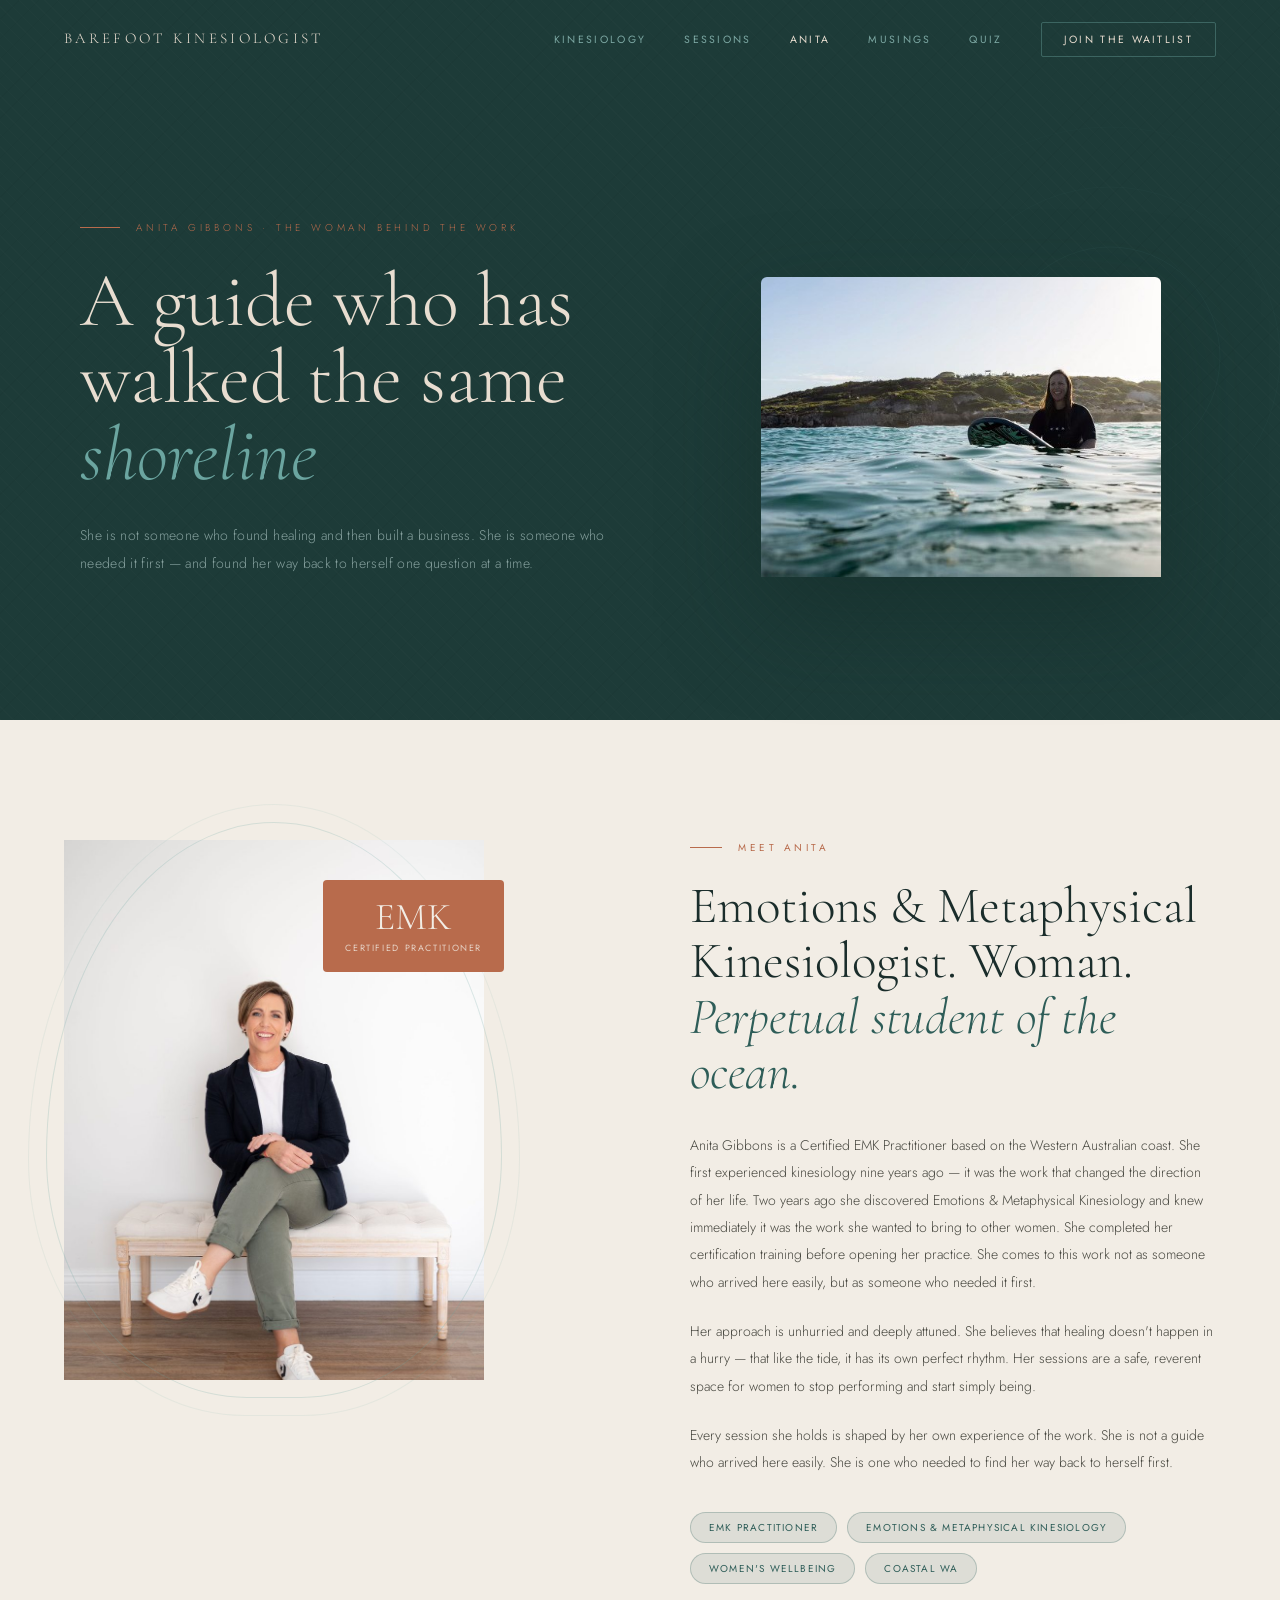
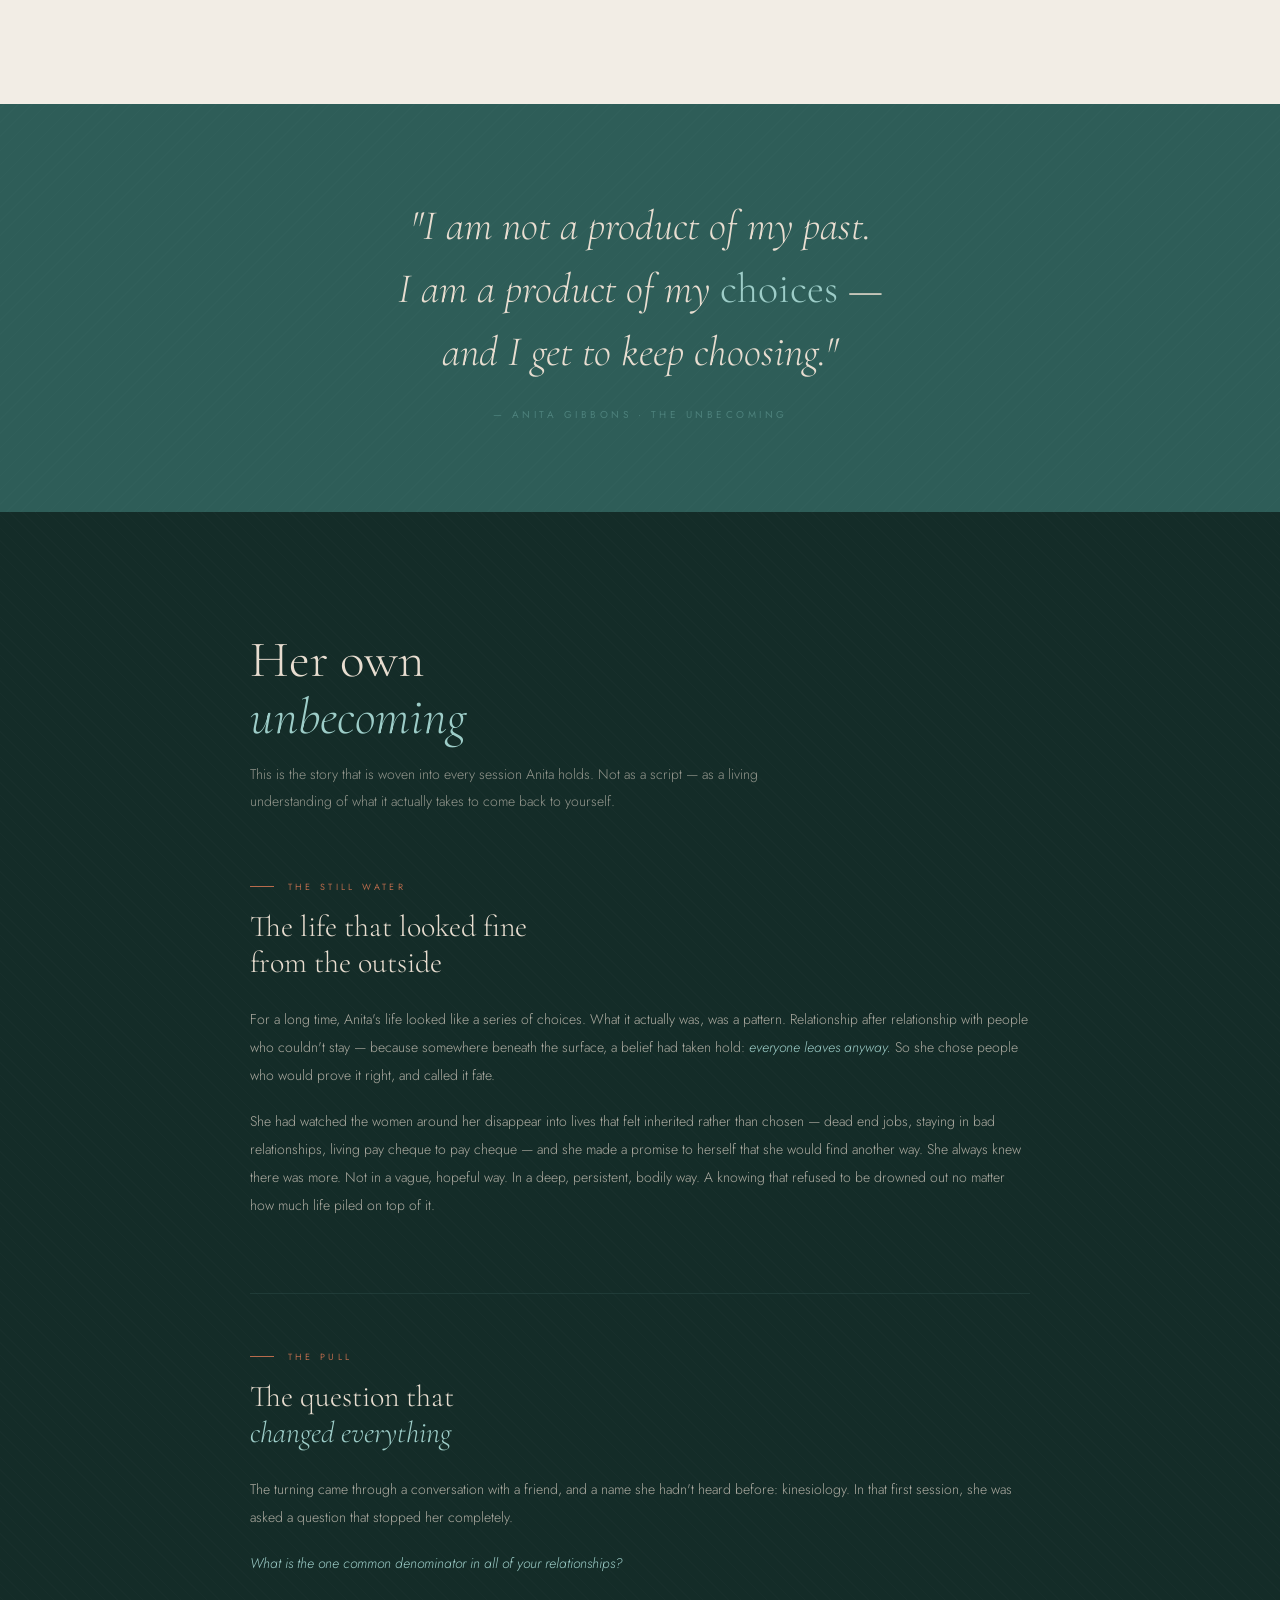
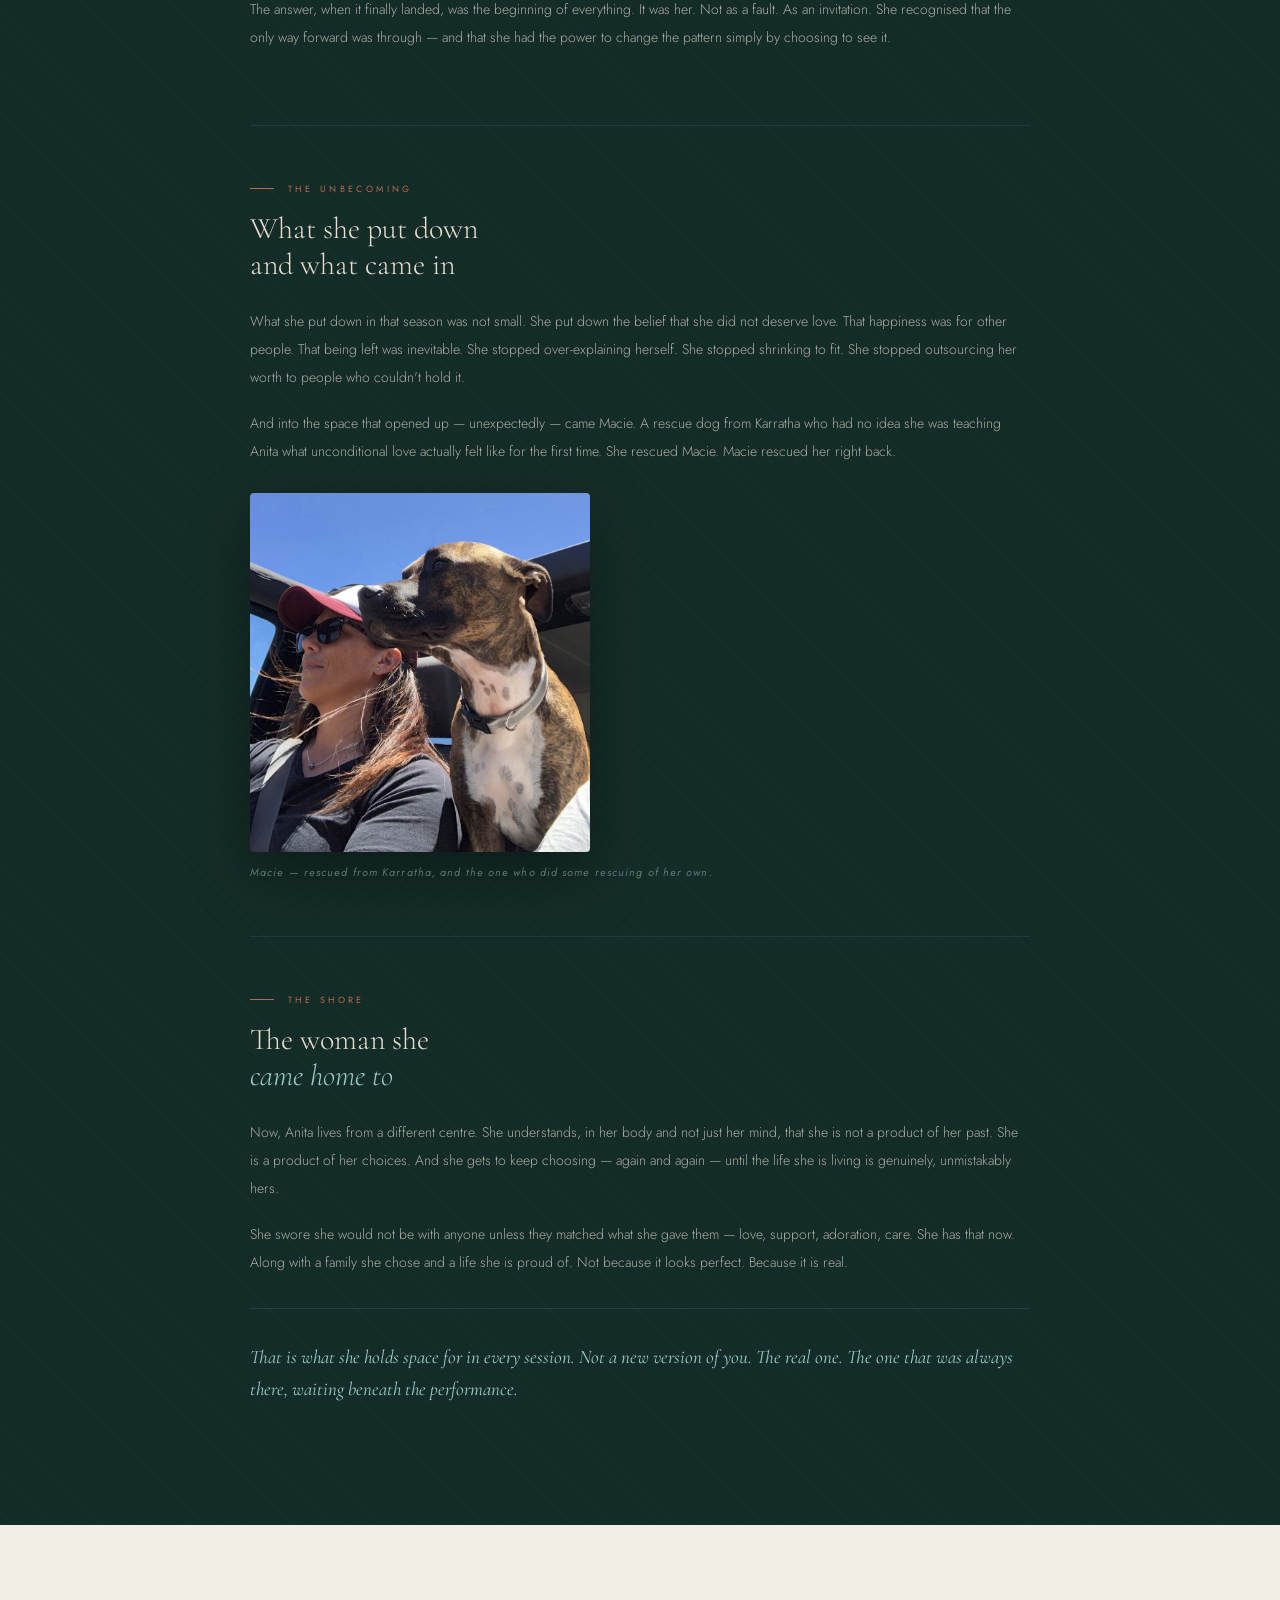
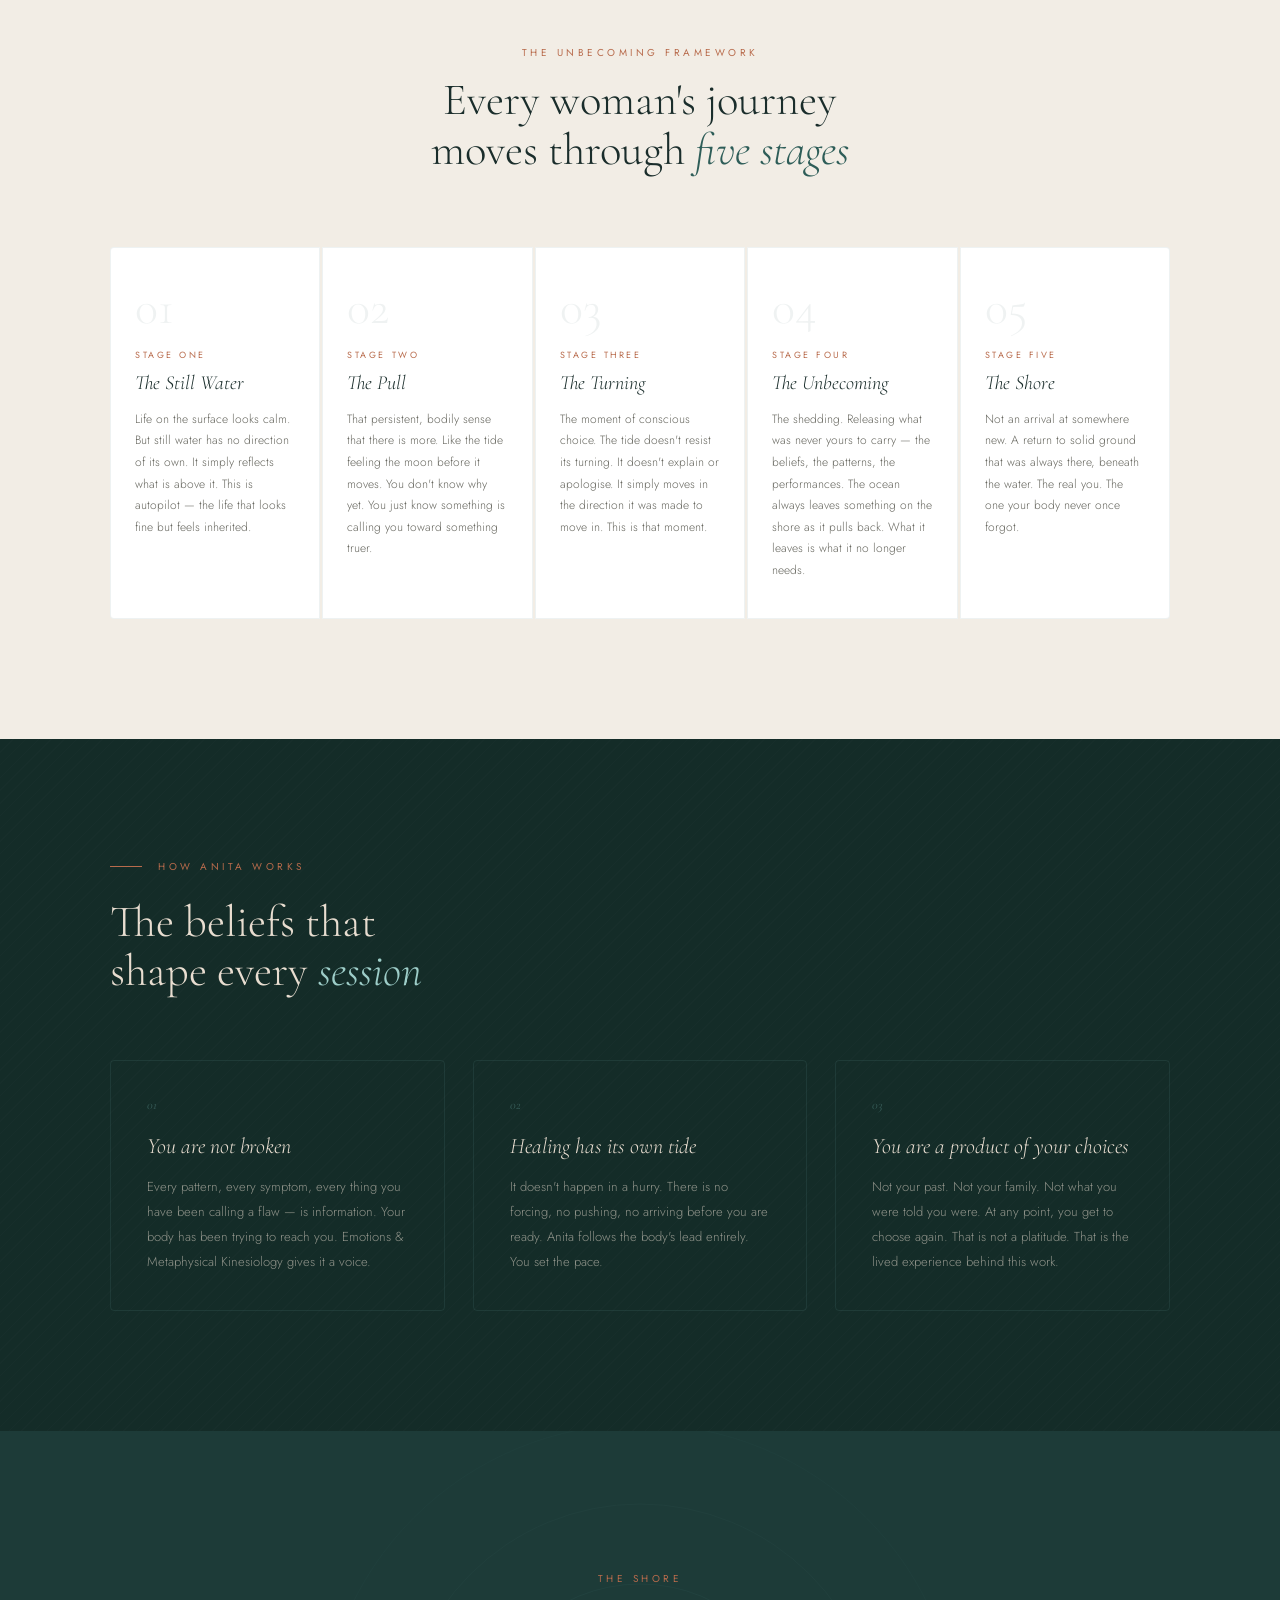
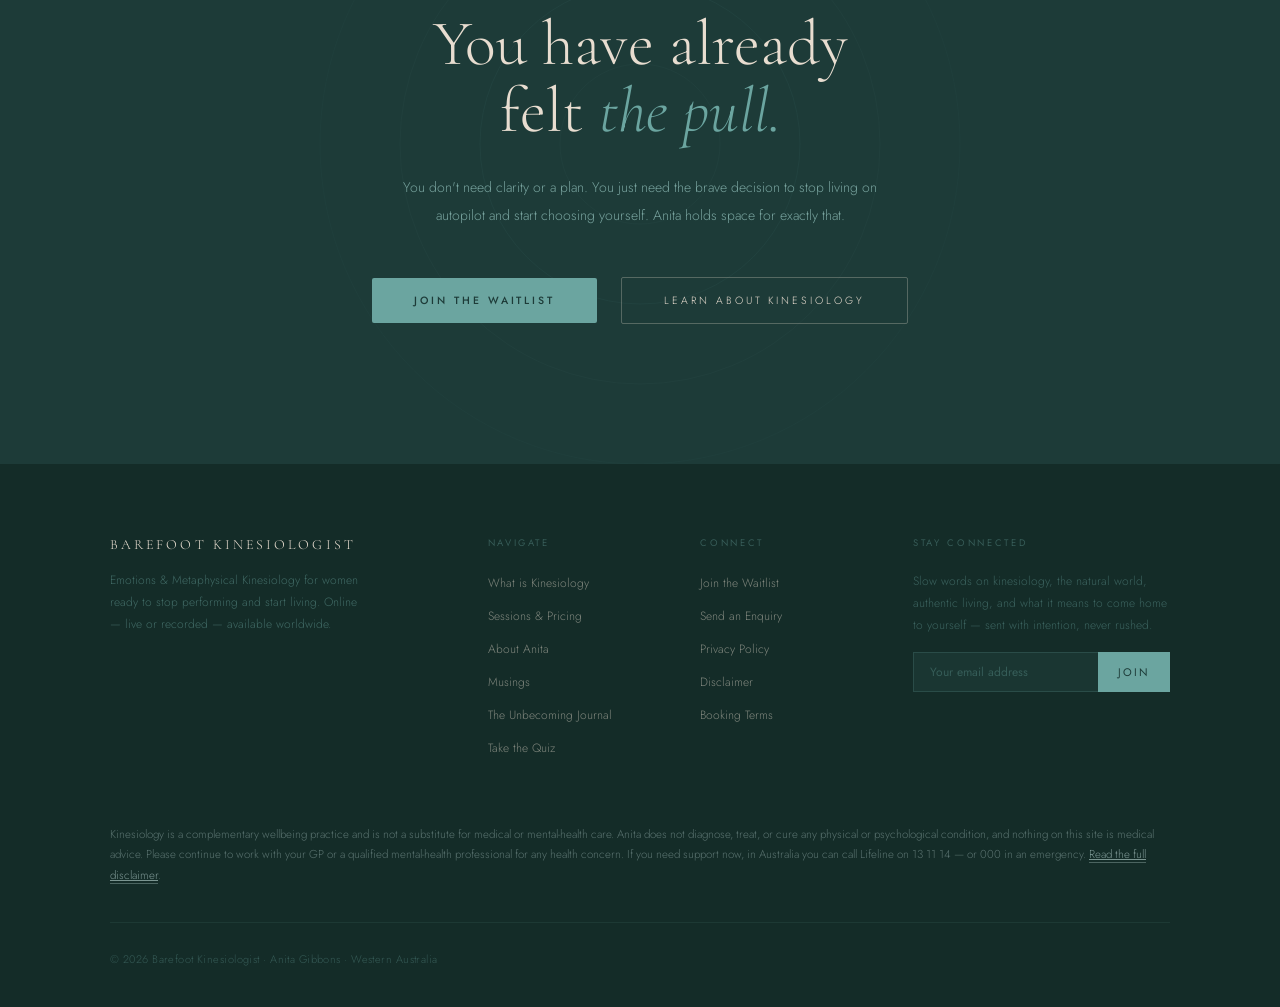
<file: about.html>
<!DOCTYPE html>
<html lang="en">
<head>
<!-- Google tag (gtag.js) -->
<script async src="https://www.googletagmanager.com/gtag/js?id=G-PWGFHFN387"></script>
<script>
  window.dataLayer = window.dataLayer || [];
  function gtag(){dataLayer.push(arguments);}
  gtag('js', new Date());

  gtag('config', 'G-PWGFHFN387');
</script>
<meta charset="UTF-8">
<meta name="viewport" content="width=device-width, initial-scale=1.0">
<title>About Anita · Barefoot Kinesiologist</title>
<meta name="description" content="Meet Anita Gibbons — Emotions & Metaphysical Kinesiologist on the Western Australian coast, and the story of her own unbecoming.">
<link rel="icon" href="favicon.ico">
<link rel="apple-touch-icon" href="apple-touch-icon.png">
<meta property="og:type" content="website">
<meta property="og:site_name" content="Barefoot Kinesiologist">
<meta property="og:title" content="About Anita · Barefoot Kinesiologist">
<meta property="og:description" content="Meet Anita Gibbons — Emotions & Metaphysical Kinesiologist on the Western Australian coast, and the story of her own unbecoming.">
<meta property="og:image" content="/og-image.jpg">
<meta name="twitter:card" content="summary_large_image">
<link rel="preconnect" href="https://fonts.googleapis.com">
<link href="https://fonts.googleapis.com/css2?family=Cormorant+Garamond:ital,wght@0,300;0,400;0,500;1,300;1,400;1,500&family=Jost:wght@200;300;400;500&display=swap" rel="stylesheet">
<style>
*,*::before,*::after{margin:0;padding:0;box-sizing:border-box;}
html{scroll-behavior:smooth;}
:root{
  --bone:#E8DDD0;--sand:#D4B896;
  --terra:#B86B4C;--terra-l:#C8856A;
  --glass:#6BA5A0;--glass-l:#9DCDC8;--glass-d:#4A8580;
  --weed:#2E5D58;--dark:#1D3B38;--darker:#142C28;
  --cream:#F2EDE5;--cream2:#EDE7DF;
  --serif:'Cormorant Garamond',Georgia,serif;
  --sans:'Jost',sans-serif;
}
body{font-family:var(--sans);background:var(--dark);color:var(--bone);overflow-x:hidden;}
a{cursor:pointer;}

/* === NAV === */
nav{
  position:fixed;top:0;left:0;right:0;z-index:200;
  padding:26px 64px;display:flex;justify-content:space-between;align-items:center;
  transition:background .45s,padding .35s,border-color .4s;
  border-bottom:0.5px solid transparent;
}
nav.scrolled{
  background:rgba(20,44,40,0.96);backdrop-filter:blur(16px);
  padding:16px 64px;border-color:rgba(107,165,160,0.14);
}
.nav-logo{
  font-family:var(--serif);font-size:15px;font-weight:300;
  letter-spacing:.22em;text-transform:uppercase;color:var(--bone);text-decoration:none;
}
.nav-links{display:flex;gap:38px;list-style:none;align-items:center;}
.nav-links a{
  font-size:10.5px;letter-spacing:.22em;text-transform:uppercase;
  color:rgba(157,205,200,.75);text-decoration:none;transition:color .3s;
}
.nav-links a:hover{color:var(--bone);}
.nav-cta{
  padding:9px 22px !important;
  border:0.5px solid rgba(107,165,160,.4) !important;
  border-radius:2px;color:var(--bone) !important;
  transition:background .3s,border-color .3s !important;
}
.nav-cta:hover{background:rgba(107,165,160,.12) !important;border-color:var(--glass) !important;}

/* === PAGE HERO === */
#page-hero{
  min-height:80vh;background:var(--dark);
  position:relative;padding:220px 64px 0;
}
.page-hero-inner{
  max-width:1120px;margin:0 auto;width:100%;
  display:grid;grid-template-columns:1.1fr 0.9fr;
  gap:56px;align-items:end;position:relative;z-index:2;
  padding-bottom:80px;
}
.page-hero-photo-wrap{
  position:relative;align-self:end;
  display:flex;justify-content:center;
}
.page-hero-photo{
  width:100%;max-width:400px;aspect-ratio:4/3;
  border-radius:6px 6px 0 0;overflow:hidden;
  box-shadow:0 40px 90px rgba(20,44,40,.55);
}
.page-hero-photo img{width:100%;height:100%;object-fit:cover;object-position:70% 25%;}
.hero-grain{
  position:absolute;inset:0;pointer-events:none;
  background-image:repeating-linear-gradient(45deg,rgba(255,255,255,.011) 0,rgba(255,255,255,.011) 1px,transparent 1px,transparent 9px),
    repeating-linear-gradient(-45deg,rgba(0,0,0,.03) 0,rgba(0,0,0,.03) 1px,transparent 1px,transparent 14px);
}
.hero-rings{
  position:absolute;right:-80px;top:50%;transform:translateY(-50%);
  pointer-events:none;opacity:.6;
}
.hero-content{max-width:720px;position:relative;z-index:2;}
.hero-eyebrow{
  display:flex;align-items:center;gap:16px;margin-bottom:28px;
  opacity:0;animation:fadeUp .9s .2s forwards;
}
.hero-eyebrow-line{width:40px;height:0.5px;background:var(--terra);}
.hero-eyebrow span{font-size:10px;letter-spacing:.38em;text-transform:uppercase;color:var(--terra);font-weight:300;}
.hero-headline{
  font-family:var(--serif);font-size:clamp(48px,6vw,78px);font-weight:300;
  line-height:1.0;color:var(--bone);margin-bottom:28px;
  opacity:0;animation:fadeUp .9s .35s forwards;
}
.hero-headline em{font-style:italic;color:var(--glass);}
.hero-sub{
  font-size:14px;font-weight:300;line-height:2;color:rgba(158,184,181,.8);
  max-width:540px;letter-spacing:.025em;
  opacity:0;animation:fadeUp .9s .5s forwards;
}

@keyframes fadeUp{from{opacity:0;transform:translateY(24px)}to{opacity:1;transform:translateY(0)}}
@keyframes fadeIn{from{opacity:0}to{opacity:1}}

/* === SHARED === */
.btn-primary{
  display:inline-block;padding:15px 42px;background:var(--glass);
  color:var(--dark);font-family:var(--sans);font-size:10.5px;
  letter-spacing:.28em;text-transform:uppercase;font-weight:500;
  text-decoration:none;border-radius:2px;transition:background .3s,transform .2s;
}
.btn-primary:hover{background:var(--glass-l);transform:translateY(-2px);}
.btn-ghost{
  display:inline-block;padding:15px 42px;background:transparent;
  color:var(--bone);font-family:var(--sans);font-size:10.5px;
  letter-spacing:.28em;text-transform:uppercase;font-weight:300;
  text-decoration:none;border-radius:2px;
  border:0.5px solid rgba(232,221,208,.28);transition:border-color .3s,background .3s;
}
.btn-ghost:hover{border-color:rgba(232,221,208,.55);background:rgba(232,221,208,.04);}
.section-eyebrow{
  font-size:10px;letter-spacing:.35em;text-transform:uppercase;
  color:var(--terra);margin-bottom:24px;
  display:flex;align-items:center;gap:16px;
}
.eyebrow-line{width:32px;height:0.5px;background:var(--terra);}

/* === INTRO SECTION === */
#intro{
  background:var(--cream);padding:120px 64px;
  display:grid;grid-template-columns:1fr 1fr;
  gap:100px;align-items:start;
}
.intro-left{}
.intro-photo{
  width:100%;max-width:420px;
  height:540px;
  border-radius:50% 50% 44% 44% / 58% 58% 42% 42%;
  background:linear-gradient(160deg,#4D8D88 0%,#2E5D58 40%,#1D3B38 100%);
  position:relative;display:flex;align-items:flex-end;justify-content:center;
  padding-bottom:48px;
}
.intro-photo-text{
  font-family:var(--serif);font-style:italic;font-size:15px;
  color:rgba(232,221,208,.35);text-align:center;line-height:1.7;
}
.intro-photo-img{
  position:absolute;inset:0;width:100%;height:100%;
  object-fit:cover;object-position:50% 22%;
}
.intro-photo-ring{
  position:absolute;inset:-18px;
  border-radius:50% 50% 44% 44% / 58% 58% 42% 42%;
  border:0.5px solid rgba(107,165,160,.22);pointer-events:none;
}
.intro-photo-ring-2{
  position:absolute;inset:-36px;
  border-radius:50% 50% 44% 44% / 58% 58% 42% 42%;
  border:0.5px solid rgba(107,165,160,.1);pointer-events:none;
}
.intro-badge{
  position:absolute;top:40px;right:-20px;
  background:var(--terra);color:var(--cream);
  padding:18px 22px;border-radius:4px;text-align:center;
}
.intro-badge-num{
  font-family:var(--serif);font-size:38px;font-weight:300;
  display:block;line-height:1;color:var(--cream);
}
.intro-badge-label{
  font-size:9px;letter-spacing:.18em;text-transform:uppercase;
  display:block;margin-top:5px;opacity:.8;
}
.intro-right{}
.intro-h2{
  font-family:var(--serif);font-size:clamp(38px,4vw,54px);
  font-weight:300;line-height:1.08;color:#1A2D2B;margin-bottom:32px;
}
.intro-h2 em{font-style:italic;color:var(--weed);}
.intro-body{
  font-size:14px;font-weight:300;line-height:1.95;
  color:#484840;margin-bottom:22px;
}
.cred-row{display:flex;flex-wrap:wrap;gap:10px;margin-top:36px;}
.cred-pill{
  padding:7px 18px;border-radius:40px;
  background:rgba(46,93,88,.1);
  border:0.5px solid rgba(46,93,88,.25);
  font-size:10px;letter-spacing:.12em;text-transform:uppercase;
  color:var(--weed);
}

/* === PHILOSOPHY BAND === */
#philosophy{
  background:var(--weed);padding:90px 64px;
  text-align:center;position:relative;overflow:hidden;
}
#philosophy::after{
  content:'';position:absolute;inset:0;pointer-events:none;
  background-image:repeating-linear-gradient(-45deg,rgba(255,255,255,.013) 0,rgba(255,255,255,.013) 1px,transparent 1px,transparent 10px);
}
.philosophy-inner{max-width:780px;margin:0 auto;position:relative;z-index:1;}
.philosophy-quote{
  font-family:var(--serif);font-size:clamp(26px,3.5vw,42px);
  font-style:italic;font-weight:300;color:var(--bone);
  line-height:1.5;margin-bottom:24px;
}
.philosophy-quote em{font-style:normal;color:var(--glass-l);}
.philosophy-attr{
  font-size:10px;letter-spacing:.35em;text-transform:uppercase;
  color:rgba(107,165,160,.5);
}

/* === STORY SECTION === */
#story{
  background:var(--darker);padding:120px 64px;
  position:relative;overflow:hidden;
}
#story::before{
  content:'';position:absolute;inset:0;pointer-events:none;
  background-image:repeating-linear-gradient(45deg,rgba(255,255,255,.011) 0,rgba(255,255,255,.011) 1px,transparent 1px,transparent 9px);
}
.story-inner{
  max-width:780px;margin:0 auto;position:relative;z-index:1;
}
.story-header{margin-bottom:64px;}
.story-h2{
  font-family:var(--serif);font-size:clamp(36px,4vw,52px);
  font-weight:300;color:var(--bone);line-height:1.1;margin-bottom:16px;
}
.story-h2 em{font-style:italic;color:var(--glass-l);}
.story-intro{
  font-size:14px;font-weight:300;line-height:1.95;
  color:rgba(232,221,208,.6);max-width:560px;
}
.story-block{
  margin-bottom:56px;padding-bottom:56px;
  border-bottom:0.5px solid rgba(107,165,160,.12);
}
.story-block:last-child{border-bottom:none;margin-bottom:0;padding-bottom:0;}
.story-stage{
  font-size:9px;letter-spacing:.38em;text-transform:uppercase;
  color:var(--terra);margin-bottom:16px;
  display:flex;align-items:center;gap:14px;
}
.story-stage-line{width:24px;height:0.5px;background:var(--terra);}
.story-title{
  font-family:var(--serif);font-size:clamp(22px,2.5vw,30px);
  font-weight:300;color:var(--bone);line-height:1.2;margin-bottom:24px;
}
.story-title em{font-style:italic;color:var(--glass-l);}
.story-body{
  font-size:14px;font-weight:300;line-height:2;
  color:rgba(232,221,208,.72);margin-bottom:18px;
}
.story-body em{font-style:italic;color:var(--glass-l);}
.story-photo{
  margin:28px 0 4px;border-radius:4px;overflow:hidden;
  max-width:340px;box-shadow:0 24px 60px rgba(0,0,0,.35);
}
.story-photo img{width:100%;display:block;}
.story-photo-caption{
  font-size:11px;letter-spacing:.1em;color:rgba(158,184,181,.55);
  margin-top:12px;font-style:italic;
}
.story-closing{
  font-family:var(--serif);font-style:italic;font-size:19px;
  color:var(--glass-l);line-height:1.7;
  padding:32px 0 0;
  border-top:0.5px solid rgba(107,165,160,.2);
  margin-top:32px;
}

/* === FRAMEWORK SECTION === */
#framework{
  background:var(--cream);padding:120px 64px;
}
.framework-header{
  max-width:600px;margin:0 auto 72px;text-align:center;
}
.framework-tag{
  font-size:10px;letter-spacing:.35em;text-transform:uppercase;
  color:var(--terra);margin-bottom:16px;
}
.framework-h2{
  font-family:var(--serif);font-size:clamp(32px,3.5vw,48px);
  font-weight:300;color:#1A2D2B;line-height:1.1;
}
.framework-h2 em{font-style:italic;color:var(--weed);}
.framework-grid{
  display:grid;grid-template-columns:repeat(5,1fr);
  gap:2px;max-width:1060px;margin:0 auto;
}
.fw-card{
  padding:36px 24px;background:#fff;
  border:0.5px solid rgba(46,93,88,.08);
  position:relative;
}
.fw-card:first-child{border-radius:4px 0 0 4px;}
.fw-card:last-child{border-radius:0 4px 4px 0;}
.fw-num{
  font-family:var(--serif);font-size:48px;font-weight:300;
  color:rgba(46,93,88,.08);line-height:1;margin-bottom:16px;
}
.fw-stage{
  font-size:9px;letter-spacing:.28em;text-transform:uppercase;
  color:var(--terra);margin-bottom:10px;
}
.fw-name{
  font-family:var(--serif);font-size:20px;font-weight:300;
  color:#1A2D2B;line-height:1.2;margin-bottom:14px;font-style:italic;
}
.fw-desc{
  font-size:12px;font-weight:300;line-height:1.8;
  color:#686860;
}

/* === VALUES SECTION === */
#values{
  background:var(--darker);padding:120px 64px;
  position:relative;overflow:hidden;
}
#values::before{
  content:'';position:absolute;inset:0;pointer-events:none;
  background-image:repeating-linear-gradient(135deg,rgba(255,255,255,.01) 0,rgba(255,255,255,.01) 1px,transparent 1px,transparent 9px);
}
.values-inner{
  max-width:1060px;margin:0 auto;position:relative;z-index:1;
}
.values-header{
  max-width:500px;margin-bottom:64px;
}
.values-h2{
  font-family:var(--serif);font-size:clamp(32px,3.5vw,46px);
  font-weight:300;color:var(--bone);line-height:1.1;margin-bottom:0;
}
.values-h2 em{font-style:italic;color:var(--glass-l);}
.values-grid{
  display:grid;grid-template-columns:repeat(3,1fr);gap:28px;
}
.value-card{
  padding:36px;
  border:0.5px solid rgba(107,165,160,.12);
  border-radius:4px;
}
.value-num{
  font-family:var(--serif);font-size:13px;font-style:italic;
  color:rgba(107,165,160,.4);margin-bottom:20px;
}
.value-title{
  font-family:var(--serif);font-size:22px;font-weight:300;
  color:var(--bone);line-height:1.2;margin-bottom:16px;font-style:italic;
}
.value-body{
  font-size:13px;font-weight:300;line-height:1.9;
  color:rgba(232,221,208,.58);
}

/* === CTA === */
#cta{
  background:var(--dark);padding:140px 64px;
  text-align:center;position:relative;overflow:hidden;
}
.cta-rings{
  position:absolute;top:50%;left:50%;transform:translate(-50%,-50%);
  pointer-events:none;
}
.cta-inner{position:relative;z-index:1;}
.cta-tag{
  font-size:10px;letter-spacing:.35em;text-transform:uppercase;
  color:var(--terra);margin-bottom:24px;
}
.cta-headline{
  font-family:var(--serif);font-size:clamp(38px,5vw,66px);
  font-weight:300;color:var(--bone);line-height:1.05;
  margin-bottom:28px;
}
.cta-headline em{font-style:italic;color:var(--glass);}
.cta-sub{
  font-size:14px;font-weight:300;line-height:2;
  color:rgba(157,205,200,.7);max-width:480px;margin:0 auto 48px;
}
.cta-buttons{display:flex;align-items:center;justify-content:center;gap:24px;}

/* === FOOTER === */
footer{background:var(--darker);padding:72px 64px 40px;}
.footer-grid{
  display:grid;grid-template-columns:2fr 1fr 1fr 1fr;
  gap:48px;max-width:1060px;margin:0 auto 56px;
}
.footer-brand-logo{
  font-family:var(--serif);font-size:14px;font-weight:300;
  letter-spacing:.22em;text-transform:uppercase;color:var(--bone);
  text-decoration:none;display:block;margin-bottom:16px;
}
.footer-tagline{
  font-size:12px;font-weight:300;line-height:1.85;
  color:rgba(107,165,160,.5);max-width:260px;
}
.footer-col-head{
  font-size:9.5px;letter-spacing:.28em;text-transform:uppercase;
  color:rgba(107,165,160,.4);margin-bottom:20px;
}
.footer-list{list-style:none;}
.footer-list li{margin-bottom:10px;}
.footer-list a{
  font-size:12px;font-weight:300;color:rgba(232,221,208,.5);
  text-decoration:none;transition:color .3s;
}
.footer-list a:hover{color:var(--bone);}
.footer-newsletter-note{
  font-size:12px;font-weight:300;line-height:1.85;
  color:rgba(107,165,160,.45);margin-bottom:16px;
}
.nl-row{display:flex;gap:0;}
.nl-row input{
  flex:1;background:rgba(107,165,160,.08);border:0.5px solid rgba(107,165,160,.2);
  border-right:none;padding:10px 16px;color:var(--bone);
  font-family:var(--sans);font-size:12px;outline:none;
}
.nl-row input::placeholder{color:rgba(107,165,160,.35);}
.nl-row button{
  background:var(--glass);color:var(--dark);border:none;
  padding:10px 20px;font-family:var(--sans);font-size:11px;
  letter-spacing:.18em;text-transform:uppercase;cursor:pointer;
  transition:background .3s;
}
.nl-row button:hover{background:var(--glass-l);}
.footer-bottom{
  max-width:1060px;margin:0 auto;
  border-top:0.5px solid rgba(107,165,160,.1);
  padding-top:28px;display:flex;justify-content:space-between;align-items:center;
}
.footer-copy{font-size:11px;font-weight:300;color:rgba(107,165,160,.38);letter-spacing:.04em;}
.footer-socials{display:flex;gap:22px;}
.soc-link{
  font-size:10px;letter-spacing:.2em;text-transform:uppercase;
  color:rgba(107,165,160,.42);text-decoration:none;transition:color .3s;
}
.soc-link:hover{color:var(--glass-l);}

/* REVEAL */
.reveal{opacity:0;transform:translateY(30px);transition:opacity .75s ease,transform .75s ease;}
.reveal.on{opacity:1;transform:translateY(0);}
.reveal-l{opacity:0;transform:translateX(-30px);transition:opacity .75s ease,transform .75s ease;}
.reveal-l.on{opacity:1;transform:translateX(0);}
.reveal-r{opacity:0;transform:translateX(30px);transition:opacity .75s ease,transform .75s ease;}
.reveal-r.on{opacity:1;transform:translateX(0);}
.d1{transition-delay:.1s;}.d2{transition-delay:.2s;}.d3{transition-delay:.3s;}.d4{transition-delay:.4s;}

/* === WAITLIST MODAL === */
.wl-backdrop{position:fixed;inset:0;z-index:9000;background:rgba(14,28,26,0.85);backdrop-filter:blur(8px);display:flex;align-items:center;justify-content:center;padding:24px;opacity:0;pointer-events:none;transition:opacity .35s;}
.wl-backdrop.open{opacity:1;pointer-events:all;}
.wl-modal{background:var(--dark);width:100%;max-width:520px;border-radius:4px;border:0.5px solid rgba(107,165,160,.22);position:relative;overflow:hidden;transform:translateY(32px) scale(0.97);transition:transform .42s cubic-bezier(.22,1,.36,1);}
.wl-backdrop.open .wl-modal{transform:translateY(0) scale(1);}
.wl-accent{height:2px;background:linear-gradient(90deg,var(--terra) 0%,var(--glass) 100%);}
.wl-close{position:absolute;top:16px;right:18px;background:none;border:none;cursor:pointer;color:rgba(107,165,160,.38);font-size:18px;line-height:1;transition:color .2s;padding:6px;}
.wl-close:hover{color:rgba(107,165,160,.75);}
.wl-body{padding:42px 46px 46px;}
.wl-eyebrow{font-size:9.5px;letter-spacing:.38em;text-transform:uppercase;color:var(--terra);margin-bottom:14px;display:flex;align-items:center;gap:14px;}
.wl-eyebrow-line{width:28px;height:0.5px;background:var(--terra);}
.wl-title{font-family:var(--serif);font-size:38px;font-weight:300;font-style:italic;color:var(--bone);line-height:1.08;margin-bottom:10px;}
.wl-sub{font-size:13px;font-weight:300;line-height:1.85;color:rgba(157,205,200,.6);margin-bottom:30px;}
.wl-session-label{display:block;font-size:9.5px;letter-spacing:.22em;text-transform:uppercase;color:rgba(157,205,200,.45);margin-bottom:10px;}
.wl-pills{display:flex;flex-wrap:wrap;gap:8px;margin-bottom:28px;}
.wl-pill{padding:9px 16px;border-radius:2px;cursor:pointer;font-family:var(--sans);font-size:10.5px;font-weight:300;letter-spacing:.12em;text-transform:uppercase;border:0.5px solid rgba(107,165,160,.26);color:rgba(157,205,200,.6);background:transparent;transition:all .2s;}
.wl-pill:hover{border-color:var(--glass);color:var(--glass-l);}
.wl-pill.active{background:rgba(107,165,160,.13);border-color:var(--glass);color:var(--glass-l);}
.wl-row{margin-bottom:15px;}
.wl-row label{display:block;font-size:9.5px;letter-spacing:.2em;text-transform:uppercase;color:rgba(157,205,200,.45);margin-bottom:8px;}
.wl-row input,.wl-row textarea{width:100%;padding:13px 16px;background:rgba(255,255,255,.04);border:0.5px solid rgba(107,165,160,.24);border-radius:2px;color:var(--bone);font-family:var(--sans);font-size:13px;font-weight:300;outline:none;transition:border-color .25s;resize:none;}
.wl-row input::placeholder,.wl-row textarea::placeholder{color:rgba(107,165,160,.28);}
.wl-row input:focus,.wl-row textarea:focus{border-color:rgba(107,165,160,.55);}
.wl-row input.wl-error{border-color:rgba(184,107,76,.65);}
.wl-submit{width:100%;margin-top:10px;padding:16px;background:var(--terra);border:none;border-radius:2px;color:var(--cream);font-family:var(--sans);font-size:10.5px;letter-spacing:.28em;text-transform:uppercase;font-weight:500;cursor:pointer;transition:background .3s,transform .2s;}
.wl-submit:hover{background:var(--terra-l);transform:translateY(-2px);}
.wl-note{font-size:11px;font-weight:300;color:rgba(107,165,160,.35);margin-top:14px;text-align:center;line-height:1.65;}
.wl-success{display:none;text-align:center;padding:64px 46px;}
.wl-success.show{display:block;}
.wl-success-ring{width:52px;height:52px;border-radius:50%;border:0.5px solid rgba(107,165,160,.38);display:flex;align-items:center;justify-content:center;margin:0 auto 26px;color:var(--glass);font-size:22px;}
.wl-success-title{font-family:var(--serif);font-size:34px;font-weight:300;font-style:italic;color:var(--bone);margin-bottom:12px;}
.wl-success-body{font-size:13px;font-weight:300;line-height:1.85;color:rgba(157,205,200,.6);max-width:320px;margin:0 auto 34px;}
</style>
<link rel="stylesheet" href="mobile.css">
</head>
<body>

<!-- MOBILE MENU -->
<div class="nav-mobile-menu" id="navMobileMenu" style="display:none;">
  <button class="nav-mobile-close" id="navMobileClose" aria-label="Close menu">&#x2715;</button>
  <ul>
      <li><a href="kinesiology.html">Kinesiology</a></li>
      <li><a href="sessions.html">Sessions</a></li>
      <li><a href="about.html">Anita</a></li>
      <li><a href="musings.html">Musings</a></li>
      <li><a href="quiz.html">Quiz</a></li>
    <li><a href="#" onclick="openWaitlist('');return false;" class="nav-mobile-cta">Join the Waitlist</a></li>
  </ul>
</div>

<!-- NAVIGATION -->
<nav id="main-nav">
  <a href="index.html" class="nav-logo">Barefoot Kinesiologist</a>
  <ul class="nav-links">
    <li><a href="kinesiology.html">Kinesiology</a></li>
    <li><a href="sessions.html">Sessions</a></li>
    <li><a href="about.html" style="color:var(--bone);">Anita</a></li>
    <li><a href="musings.html">Musings</a></li>
    <li><a href="quiz.html">Quiz</a></li>
    <li><a href="#" class="nav-cta" onclick="openWaitlist('');return false;">Join the Waitlist</a></li>
  </ul>
  <button class="nav-hamburger" id="navHamburger" aria-label="Open menu"><span></span><span></span><span></span></button>
</nav>

<!-- PAGE HERO -->
<section id="page-hero">
  <div class="hero-grain"></div>
  <div class="hero-rings">
    <svg aria-hidden="true" width="500" height="500" viewBox="0 0 500 500" fill="none">
      <circle cx="250" cy="250" r="230" stroke="rgba(107,165,160,0.09)" stroke-width="0.5"/>
      <circle cx="250" cy="250" r="170" stroke="rgba(107,165,160,0.13)" stroke-width="0.5"/>
      <circle cx="250" cy="250" r="110" stroke="rgba(107,165,160,0.18)" stroke-width="0.5"/>
      <circle cx="250" cy="250" r="50" stroke="rgba(107,165,160,0.15)" stroke-width="0.5"/>
      <circle cx="250" cy="250" r="4" fill="rgba(107,165,160,0.35)"/>
      <line x1="250" y1="20" x2="250" y2="480" stroke="rgba(107,165,160,0.04)" stroke-width="0.5"/>
      <line x1="20" y1="250" x2="480" y2="250" stroke="rgba(107,165,160,0.04)" stroke-width="0.5"/>
    </svg>
  </div>
  <div class="page-hero-inner">
    <div class="hero-content">
      <div class="hero-eyebrow">
        <div class="hero-eyebrow-line"></div>
        <span>Anita Gibbons · The woman behind the work</span>
      </div>
      <h1 class="hero-headline">
        A guide who has<br>walked the same <em>shoreline</em>
      </h1>
      <p class="hero-sub">
        She is not someone who found healing and then built a business. She is someone who needed it first — and found her way back to herself one question at a time.
      </p>
    </div>
    <div class="page-hero-photo-wrap">
      <div class="page-hero-photo">
        <img src="images/anita-surfing.jpg" alt="Anita Gibbons sitting calmly on a surfboard in golden evening light">
      </div>
    </div>
  </div>
</section>

<!-- INTRO -->
<section id="intro">
  <div class="intro-left reveal-l">
    <div class="intro-photo">
      <img class="intro-photo-img" src="images/anita-bench.jpg" alt="Anita Gibbons sitting on a bench, smiling, wearing a navy blazer">
      <div class="intro-photo-ring"></div>
      <div class="intro-photo-ring-2"></div>
      <div class="intro-badge">
        <span class="intro-badge-num">EMK</span>
        <span class="intro-badge-label">Certified Practitioner</span>
      </div>
    </div>
  </div>

  <div class="intro-right reveal-r">
    <div class="section-eyebrow" style="color:var(--terra);">
      <div class="eyebrow-line"></div>
      Meet Anita
    </div>
    <h2 class="intro-h2">Emotions &amp; Metaphysical<br>Kinesiologist. Woman.<br><em>Perpetual student of the ocean.</em></h2>
    <p class="intro-body">
      Anita Gibbons is a Certified EMK Practitioner based on the Western Australian coast. She first experienced kinesiology nine years ago — it was the work that changed the direction of her life. Two years ago she discovered Emotions & Metaphysical Kinesiology and knew immediately it was the work she wanted to bring to other women. She completed her certification training before opening her practice. She comes to this work not as someone who arrived here easily, but as someone who needed it first.
    </p>
    <p class="intro-body">
      Her approach is unhurried and deeply attuned. She believes that healing doesn't happen in a hurry — that like the tide, it has its own perfect rhythm. Her sessions are a safe, reverent space for women to stop performing and start simply being.
    </p>
    <p class="intro-body">
      Every session she holds is shaped by her own experience of the work. She is not a guide who arrived here easily. She is one who needed to find her way back to herself first.
    </p>
    <div class="cred-row">
      <span class="cred-pill">EMK Practitioner</span>
      <span class="cred-pill">Emotions & Metaphysical Kinesiology</span>
      <span class="cred-pill">Women's Wellbeing</span>
      <span class="cred-pill">Coastal WA</span>
    </div>
  </div>
</section>

<!-- PHILOSOPHY BAND -->
<section id="philosophy">
  <div class="philosophy-inner reveal">
    <p class="philosophy-quote">
      "I am not a product of my past.<br>I am a product of my <em>choices</em> —<br>and I get to keep choosing."
    </p>
    <p class="philosophy-attr">— Anita Gibbons · The unbecoming</p>
  </div>
</section>

<!-- STORY -->
<section id="story">
  <div class="story-inner">
    <div class="story-header reveal">
      <h2 class="story-h2">Her own<br><em>unbecoming</em></h2>
      <p class="story-intro">This is the story that is woven into every session Anita holds. Not as a script — as a living understanding of what it actually takes to come back to yourself.</p>
    </div>

    <div class="story-block reveal d1">
      <div class="story-stage"><div class="story-stage-line"></div>The Still Water</div>
      <h3 class="story-title">The life that looked fine<br>from the outside</h3>
      <p class="story-body">
        For a long time, Anita's life looked like a series of choices. What it actually was, was a pattern. Relationship after relationship with people who couldn't stay — because somewhere beneath the surface, a belief had taken hold: <em>everyone leaves anyway.</em> So she chose people who would prove it right, and called it fate.
      </p>
      <p class="story-body">
        She had watched the women around her disappear into lives that felt inherited rather than chosen — dead end jobs, staying in bad relationships, living pay cheque to pay cheque — and she made a promise to herself that she would find another way. She always knew there was more. Not in a vague, hopeful way. In a deep, persistent, bodily way. A knowing that refused to be drowned out no matter how much life piled on top of it.
      </p>
    </div>

    <div class="story-block reveal d2">
      <div class="story-stage"><div class="story-stage-line"></div>The Pull</div>
      <h3 class="story-title">The question that<br><em>changed everything</em></h3>
      <p class="story-body">
        The turning came through a conversation with a friend, and a name she hadn't heard before: kinesiology. In that first session, she was asked a question that stopped her completely.
      </p>
      <p class="story-body">
        <em>What is the one common denominator in all of your relationships?</em>
      </p>
      <p class="story-body">
        The answer, when it finally landed, was the beginning of everything. It was her. Not as a fault. As an invitation. She recognised that the only way forward was through — and that she had the power to change the pattern simply by choosing to see it.
      </p>
    </div>

    <div class="story-block reveal d3">
      <div class="story-stage"><div class="story-stage-line"></div>The Unbecoming</div>
      <h3 class="story-title">What she put down<br>and what came in</h3>
      <p class="story-body">
        What she put down in that season was not small. She put down the belief that she did not deserve love. That happiness was for other people. That being left was inevitable. She stopped over-explaining herself. She stopped shrinking to fit. She stopped outsourcing her worth to people who couldn't hold it.
      </p>
      <p class="story-body">
        And into the space that opened up — unexpectedly — came Macie. A rescue dog from Karratha who had no idea she was teaching Anita what unconditional love actually felt like for the first time. She rescued Macie. Macie rescued her right back.
      </p>
      <div class="story-photo">
        <img src="images/anita-macie.jpg" alt="Anita Gibbons and her rescue dog Macie together in the car">
      </div>
      <p class="story-photo-caption">Macie — rescued from Karratha, and the one who did some rescuing of her own.</p>
    </div>

    <div class="story-block reveal d4">
      <div class="story-stage"><div class="story-stage-line"></div>The Shore</div>
      <h3 class="story-title">The woman she<br><em>came home to</em></h3>
      <p class="story-body">
        Now, Anita lives from a different centre. She understands, in her body and not just her mind, that she is not a product of her past. She is a product of her choices. And she gets to keep choosing — again and again — until the life she is living is genuinely, unmistakably hers.
      </p>
      <p class="story-body">
        She swore she would not be with anyone unless they matched what she gave them — love, support, adoration, care. She has that now. Along with a family she chose and a life she is proud of. Not because it looks perfect. Because it is real.
      </p>
      <div class="story-closing">
        That is what she holds space for in every session. Not a new version of you. The real one. The one that was always there, waiting beneath the performance.
      </div>
    </div>
  </div>
</section>

<!-- THE FRAMEWORK -->
<section id="framework">
  <div class="framework-header reveal">
    <div class="framework-tag">The unbecoming framework</div>
    <h2 class="framework-h2">Every woman's journey<br>moves through <em>five stages</em></h2>
  </div>
  <div class="framework-grid">
    <div class="fw-card reveal d1">
      <div class="fw-num">01</div>
      <div class="fw-stage">Stage one</div>
      <div class="fw-name">The Still Water</div>
      <p class="fw-desc">Life on the surface looks calm. But still water has no direction of its own. It simply reflects what is above it. This is autopilot — the life that looks fine but feels inherited.</p>
    </div>
    <div class="fw-card reveal d2">
      <div class="fw-num">02</div>
      <div class="fw-stage">Stage two</div>
      <div class="fw-name">The Pull</div>
      <p class="fw-desc">That persistent, bodily sense that there is more. Like the tide feeling the moon before it moves. You don't know why yet. You just know something is calling you toward something truer.</p>
    </div>
    <div class="fw-card reveal d3">
      <div class="fw-num">03</div>
      <div class="fw-stage">Stage three</div>
      <div class="fw-name">The Turning</div>
      <p class="fw-desc">The moment of conscious choice. The tide doesn't resist its turning. It doesn't explain or apologise. It simply moves in the direction it was made to move in. This is that moment.</p>
    </div>
    <div class="fw-card reveal d4">
      <div class="fw-num">04</div>
      <div class="fw-stage">Stage four</div>
      <div class="fw-name">The Unbecoming</div>
      <p class="fw-desc">The shedding. Releasing what was never yours to carry — the beliefs, the patterns, the performances. The ocean always leaves something on the shore as it pulls back. What it leaves is what it no longer needs.</p>
    </div>
    <div class="fw-card reveal d4">
      <div class="fw-num">05</div>
      <div class="fw-stage">Stage five</div>
      <div class="fw-name">The Shore</div>
      <p class="fw-desc">Not an arrival at somewhere new. A return to solid ground that was always there, beneath the water. The real you. The one your body never once forgot.</p>
    </div>
  </div>
</section>

<!-- VALUES -->
<section id="values">
  <div class="values-inner">
    <div class="values-header reveal">
      <div class="section-eyebrow" style="color:var(--terra);">
        <div class="eyebrow-line"></div>
        How Anita works
      </div>
      <h2 class="values-h2">The beliefs that<br>shape every <em>session</em></h2>
    </div>
    <div class="values-grid">
      <div class="value-card reveal d1">
        <div class="value-num">01</div>
        <div class="value-title">You are not broken</div>
        <p class="value-body">Every pattern, every symptom, every thing you have been calling a flaw — is information. Your body has been trying to reach you. Emotions & Metaphysical Kinesiology gives it a voice.</p>
      </div>
      <div class="value-card reveal d2">
        <div class="value-num">02</div>
        <div class="value-title">Healing has its own tide</div>
        <p class="value-body">It doesn't happen in a hurry. There is no forcing, no pushing, no arriving before you are ready. Anita follows the body's lead entirely. You set the pace.</p>
      </div>
      <div class="value-card reveal d3">
        <div class="value-num">03</div>
        <div class="value-title">You are a product of your choices</div>
        <p class="value-body">Not your past. Not your family. Not what you were told you were. At any point, you get to choose again. That is not a platitude. That is the lived experience behind this work.</p>
      </div>
    </div>
  </div>
</section>

<!-- CTA -->
<section id="cta">
  <div class="cta-rings">
    <svg aria-hidden="true" width="700" height="700" viewBox="0 0 700 700" fill="none">
      <circle cx="350" cy="350" r="320" stroke="rgba(107,165,160,0.06)" stroke-width="0.5"/>
      <circle cx="350" cy="350" r="240" stroke="rgba(107,165,160,0.09)" stroke-width="0.5"/>
      <circle cx="350" cy="350" r="160" stroke="rgba(107,165,160,0.12)" stroke-width="0.5"/>
      <circle cx="350" cy="350" r="80" stroke="rgba(107,165,160,0.09)" stroke-width="0.5"/>
    </svg>
  </div>
  <div class="cta-inner">
    <div class="cta-tag reveal">The shore</div>
    <h2 class="cta-headline reveal d1">
      You have already<br>felt <em>the pull.</em>
    </h2>
    <p class="cta-sub reveal d2">
      You don't need clarity or a plan. You just need the brave decision to stop living on autopilot and start choosing yourself. Anita holds space for exactly that.
    </p>
    <div class="cta-buttons reveal d3">
      <a href="#" class="btn-primary" onclick="openWaitlist('');return false;">Join the waitlist</a>
      <a href="kinesiology.html" class="btn-ghost">Learn about kinesiology</a>
    </div>
  </div>
</section>

<!-- FOOTER -->
<footer>
  <div class="footer-grid">
    <div>
      <a href="index.html" class="footer-brand-logo">Barefoot Kinesiologist</a>
      <p class="footer-tagline">Emotions &amp; Metaphysical Kinesiology for women ready to stop performing and start living. Online &mdash; live or recorded &mdash; available worldwide.</p>
    </div>
    <div>
      <div class="footer-col-head">Navigate</div>
      <ul class="footer-list">
        <li><a href="kinesiology.html">What is Kinesiology</a></li>
        <li><a href="sessions.html">Sessions &amp; Pricing</a></li>
        <li><a href="about.html">About Anita</a></li>
        <li><a href="musings.html">Musings</a></li>
        <li><a href="journal-prompts.html">The Unbecoming Journal</a></li>
        <li><a href="quiz.html">Take the Quiz</a></li>
      </ul>
    </div>
    <div>
      <div class="footer-col-head">Connect</div>
      <ul class="footer-list">
        <li><a href="#" onclick="openWaitlist('');return false;">Join the Waitlist</a></li>
        <li><a href="mailto:hello@thebarefootkinesiologist.com" onclick="openEnquiry('');return false;">Send an Enquiry</a></li>
        <li><a href="privacy-policy.html">Privacy Policy</a></li>
        <li><a href="disclaimer.html">Disclaimer</a></li>
        <li><a href="booking-terms.html">Booking Terms</a></li>
      </ul>
    </div>
    <div>
      <div class="footer-col-head">Stay connected</div>
      <p class="footer-newsletter-note">Slow words on kinesiology, the natural world, authentic living, and what it means to come home to yourself &mdash; sent with intention, never rushed.</p>
      <form class="nl-row" name="newsletter" method="POST" data-netlify="true" action="thank-you.html">
        <input type="hidden" name="form-name" value="newsletter">
        <input type="email" name="email" required placeholder="Your email address" aria-label="Email address">
        <button type="submit">Join</button>
      </form>
    </div>
  </div>

  <p class="footer-disclaimer" style="max-width:1060px;margin:0 auto 36px;font-size:11.5px;font-weight:300;line-height:1.8;color:rgba(158,184,181,.5);">
    Kinesiology is a complementary wellbeing practice and is not a substitute for medical or mental-health care. Anita does not diagnose, treat, or cure any physical or psychological condition, and nothing on this site is medical advice. Please continue to work with your GP or a qualified mental-health professional for any health concern. If you need support now, in Australia you can call Lifeline on 13 11 14 &mdash; or 000 in an emergency. <a href="disclaimer.html" style="color:rgba(158,184,181,.75);border-bottom:0.5px solid rgba(158,184,181,.4);">Read the full disclaimer</a>.
  </p>

  <div class="footer-bottom">
    <div class="footer-copy">&copy; 2026 Barefoot Kinesiologist &middot; Anita Gibbons &middot; Western Australia</div>
    <div class="footer-socials"></div>
  </div>
</footer>

<script>
const nav = document.getElementById('main-nav');
window.addEventListener('scroll', () => {
  nav.classList.toggle('scrolled', window.scrollY > 60);
}, { passive: true });

const observer = new IntersectionObserver((entries) => {
  entries.forEach(e => {
    if (e.isIntersecting) {
      e.target.classList.add('on');
      observer.unobserve(e.target);
    }
  });
}, { threshold: 0.1, rootMargin: '0px 0px -48px 0px' });

document.querySelectorAll('.reveal, .reveal-l, .reveal-r').forEach(el => observer.observe(el));
</script>

<script>
// === MOBILE NAV ===
(function(){
  var hamburger = document.getElementById('navHamburger');
  var menu      = document.getElementById('navMobileMenu');
  var closeBtn  = document.getElementById('navMobileClose');
  if(!hamburger || !menu) return;

  function openMenu(){
    menu.style.display = 'flex';
    setTimeout(function(){ menu.classList.add('open'); }, 10);
    hamburger.classList.add('open');
    document.body.style.overflow = 'hidden';
  }
  function closeMenu(){
    menu.classList.remove('open');
    hamburger.classList.remove('open');
    document.body.style.overflow = '';
    setTimeout(function(){ menu.style.display = 'none'; }, 300);
  }

  hamburger.addEventListener('click', function(){
    menu.classList.contains('open') ? closeMenu() : openMenu();
  });
  if(closeBtn) closeBtn.addEventListener('click', closeMenu);

  // close on link click
  menu.querySelectorAll('a').forEach(function(a){
    a.addEventListener('click', closeMenu);
  });
})();
</script>

<!-- WAITLIST MODAL -->
<!-- Netlify form detection (hidden) -->
<form name="waitlist" method="POST" data-netlify="true" netlify-honeypot="bot-field" hidden>
  <input type="text" name="name"><input type="email" name="email">
  <input type="text" name="session"><textarea name="message"></textarea>
  <input type="text" name="bot-field">
</form>
<div class="wl-backdrop" id="wlBackdrop">
  <div class="wl-modal">
    <div class="wl-accent"></div>
    <button class="wl-close" onclick="closeWaitlist()" aria-label="Close">&#x2715;</button>
    <div id="wlFormView">
      <div class="wl-body">
        <div class="wl-eyebrow"><div class="wl-eyebrow-line"></div>Reserve your place</div>
        <h2 class="wl-title">Join the waitlist</h2>
        <p class="wl-sub">Send Anita a note and she will be in touch personally when a space opens &mdash; or sooner, if you have questions.</p>
        <span class="wl-session-label">I&rsquo;m interested in&hellip;</span>
        <div class="wl-pills" id="wlPillGroup">
          <button class="wl-pill" onclick="wlSelectPill(this)">The First Step Session</button>
          <button class="wl-pill" onclick="wlSelectPill(this)">The Rewild Package</button>
          <button class="wl-pill" onclick="wlSelectPill(this)">Steady Tides</button>
          <button class="wl-pill" onclick="wlSelectPill(this)">Not sure yet</button>
        </div>
        <div class="wl-row">
          <label for="wlName">Your first name</label>
          <input type="text" id="wlName" placeholder="First name">
        </div>
        <div class="wl-row">
          <label for="wlEmail">Your email address</label>
          <input type="email" id="wlEmail" placeholder="Email address">
        </div>
        <div class="wl-row">
          <label for="wlMsg">Where are you right now? <span style="opacity:.4;font-size:9px;letter-spacing:.05em;text-transform:none;">optional</span></label>
          <textarea id="wlMsg" rows="3" placeholder="A little about what brought you here..."></textarea>
        </div>
        <button class="wl-submit" onclick="wlSubmit()">Send my details to Anita</button>
        <p class="wl-note">No pressure, no obligation. Anita will be in touch personally.</p>
      </div>
    </div>
    <div class="wl-success" id="wlSuccess">
      <div class="wl-success-ring">&#x2713;</div>
      <h3 class="wl-success-title">You are on the list.</h3>
      <p class="wl-success-body">Anita will be in touch personally when a space opens &mdash; or sooner if you have questions. In the meantime, keep exploring.</p>
      <button class="btn-ghost" onclick="closeWaitlist()">Continue reading</button>
    </div>
  </div>
</div>

<script>
var wlSession = '';
function openWaitlist(session) {
  wlSession = session || '';
  document.querySelectorAll('.wl-pill').forEach(function(p){
    p.classList.toggle('active', p.textContent.trim() === wlSession);
  });
  document.getElementById('wlBackdrop').classList.add('open');
  document.body.style.overflow = 'hidden';
}
function closeWaitlist() {
  document.getElementById('wlBackdrop').classList.remove('open');
  document.body.style.overflow = '';
  setTimeout(function(){
    var fv = document.getElementById('wlFormView');
    var sv = document.getElementById('wlSuccess');
    if(fv) fv.style.display = '';
    if(sv) sv.classList.remove('show');
    var n = document.getElementById('wlName');
    var e = document.getElementById('wlEmail');
    var m = document.getElementById('wlMsg');
    if(n){n.value='';n.classList.remove('wl-error');}
    if(e){e.value='';e.classList.remove('wl-error');}
    if(m) m.value='';
    document.querySelectorAll('.wl-pill').forEach(function(p){p.classList.remove('active');});
  }, 400);
}
function wlSelectPill(el) {
  document.querySelectorAll('.wl-pill').forEach(function(p){p.classList.remove('active');});
  el.classList.add('active');
  wlSession = el.textContent.trim();
}
function wlSubmit() {
  var nEl = document.getElementById('wlName');
  var eEl = document.getElementById('wlEmail');
  var name = nEl.value.trim();
  var email = eEl.value.trim();
  nEl.classList.toggle('wl-error', !name);
  eEl.classList.toggle('wl-error', !email);
  if (!name || !email) return;
  var msg = document.getElementById('wlMsg') ? document.getElementById('wlMsg').value.trim() : '';
  var payload = new URLSearchParams({
    'form-name': 'waitlist',
    'name': name,
    'email': email,
    'session': wlSession || 'General',
    'message': msg
  }).toString();
  fetch('/', {
    method: 'POST',
    headers: { 'Content-Type': 'application/x-www-form-urlencoded' },
    body: payload
  }).catch(function (err) { console.error('Waitlist submit error:', err); });
  document.getElementById('wlFormView').style.display = 'none';
  document.getElementById('wlSuccess').classList.add('show');
}
document.addEventListener('DOMContentLoaded', function(){
  var bd = document.getElementById('wlBackdrop');
  if(bd) bd.addEventListener('click', function(e){ if(e.target===this) closeWaitlist(); });
  document.addEventListener('keydown', function(e){ if(e.key==='Escape') closeWaitlist(); });
});
</script>

<style>
/* Enquiry pop-up — complete styles (so it works on pages without the waitlist pop-up) */
#enqBackdrop{position:fixed;inset:0;z-index:9000;background:rgba(14,28,26,0.85);backdrop-filter:blur(8px);-webkit-backdrop-filter:blur(8px);display:flex;align-items:center;justify-content:center;padding:24px;opacity:0;pointer-events:none;transition:opacity .35s;font-family:'Jost',sans-serif;}
#enqBackdrop.open{opacity:1;pointer-events:all;}
#enqBackdrop *,#enqBackdrop *::before,#enqBackdrop *::after{box-sizing:border-box;margin:0;padding:0;}
#enqBackdrop .wl-modal{background:#1D3B38;width:100%;max-width:520px;max-height:calc(100vh - 32px);overflow-y:auto;border-radius:4px;border:0.5px solid rgba(107,165,160,.22);position:relative;transform:translateY(32px) scale(0.97);transition:transform .42s cubic-bezier(.22,1,.36,1);}
#enqBackdrop.open .wl-modal{transform:translateY(0) scale(1);}
#enqBackdrop .wl-accent{height:2px;background:linear-gradient(90deg,#B86B4C 0%,#6BA5A0 100%);}
#enqBackdrop .wl-close{position:absolute;top:16px;right:18px;background:none;border:none;cursor:pointer;color:rgba(107,165,160,.38);font-size:18px;line-height:1;transition:color .2s;padding:6px;}
#enqBackdrop .wl-close:hover{color:rgba(107,165,160,.75);}
#enqBackdrop .wl-body{padding:42px 46px 46px;}
#enqBackdrop .wl-eyebrow{font-size:9.5px;letter-spacing:.38em;text-transform:uppercase;color:#B86B4C;margin-bottom:14px;display:flex;align-items:center;gap:14px;}
#enqBackdrop .wl-eyebrow-line{width:28px;height:0.5px;background:#B86B4C;}
#enqBackdrop .wl-title{font-family:'Cormorant Garamond',Georgia,serif;font-size:38px;font-weight:300;font-style:italic;color:#E8DDD0;line-height:1.08;margin-bottom:10px;}
#enqBackdrop .wl-sub{font-size:13px;font-weight:300;line-height:1.85;color:rgba(157,205,200,.6);margin-bottom:30px;}
#enqBackdrop .wl-session-label{display:block;font-size:9.5px;letter-spacing:.22em;text-transform:uppercase;color:rgba(157,205,200,.45);margin-bottom:10px;}
#enqBackdrop .wl-pills{display:flex;flex-wrap:wrap;gap:8px;margin-bottom:28px;}
#enqBackdrop .enq-pill{padding:9px 16px;border-radius:2px;cursor:pointer;font-family:'Jost',sans-serif;font-size:10.5px;font-weight:300;letter-spacing:.12em;text-transform:uppercase;border:0.5px solid rgba(107,165,160,.26);color:rgba(157,205,200,.6);background:transparent;transition:all .2s;}
#enqBackdrop .enq-pill:hover{border-color:#6BA5A0;color:#9DCDC8;}
#enqBackdrop .enq-pill.active{background:rgba(107,165,160,.13);border-color:#6BA5A0;color:#9DCDC8;}
#enqBackdrop .wl-row{margin-bottom:15px;}
#enqBackdrop .wl-row label{display:block;font-size:9.5px;letter-spacing:.2em;text-transform:uppercase;color:rgba(157,205,200,.45);margin-bottom:8px;}
#enqBackdrop .wl-row input,#enqBackdrop .wl-row textarea{width:100%;padding:13px 16px;background:rgba(255,255,255,.04);border:0.5px solid rgba(107,165,160,.24);border-radius:2px;color:#E8DDD0;font-family:'Jost',sans-serif;font-size:13px;font-weight:300;outline:none;transition:border-color .25s;resize:none;}
#enqBackdrop .wl-row input::placeholder,#enqBackdrop .wl-row textarea::placeholder{color:rgba(107,165,160,.28);}
#enqBackdrop .wl-row input:focus,#enqBackdrop .wl-row textarea:focus{border-color:rgba(107,165,160,.55);}
#enqBackdrop .wl-row .wl-error{border-color:rgba(184,107,76,.65);}
#enqBackdrop .wl-submit{width:100%;margin-top:10px;padding:16px;background:#B86B4C;border:none;border-radius:2px;color:#F2EDE5;font-family:'Jost',sans-serif;font-size:10.5px;letter-spacing:.28em;text-transform:uppercase;font-weight:500;cursor:pointer;transition:background .3s,transform .2s;}
#enqBackdrop .wl-submit:hover{background:#C8856A;transform:translateY(-2px);}
#enqBackdrop .wl-note{font-size:11px;font-weight:300;color:rgba(107,165,160,.35);margin-top:14px;text-align:center;line-height:1.65;}
#enqBackdrop .enq-alt{font-size:11px;font-weight:300;color:rgba(107,165,160,.45);margin-top:6px;text-align:center;line-height:1.65;}
#enqBackdrop .enq-alt a{color:rgba(157,205,200,.7);border-bottom:0.5px solid rgba(157,205,200,.35);text-decoration:none;}
#enqBackdrop .wl-success{display:none;text-align:center;padding:64px 46px;}
#enqBackdrop .wl-success.show{display:block;}
#enqBackdrop .wl-success-ring{width:52px;height:52px;border-radius:50%;border:0.5px solid rgba(107,165,160,.38);display:flex;align-items:center;justify-content:center;margin:0 auto 26px;color:#6BA5A0;font-size:22px;}
#enqBackdrop .wl-success-title{font-family:'Cormorant Garamond',Georgia,serif;font-size:34px;font-weight:300;font-style:italic;color:#E8DDD0;margin-bottom:12px;}
#enqBackdrop .wl-success-body{font-size:13px;font-weight:300;line-height:1.85;color:rgba(157,205,200,.6);max-width:320px;margin:0 auto 34px;}
#enqBackdrop .enq-ghost{display:inline-block;padding:15px 42px;background:transparent;color:#E8DDD0;font-family:'Jost',sans-serif;font-size:10.5px;letter-spacing:.28em;text-transform:uppercase;font-weight:300;border-radius:2px;border:0.5px solid rgba(232,221,208,.28);cursor:pointer;transition:border-color .3s,background .3s;}
#enqBackdrop .enq-ghost:hover{border-color:rgba(232,221,208,.55);background:rgba(232,221,208,.04);}
@media (max-width:480px){
  #enqBackdrop .wl-body{padding:28px 20px 32px;}
  #enqBackdrop .wl-title{font-size:30px;}
  #enqBackdrop .wl-success{padding:48px 28px;}
  #enqBackdrop .wl-pills{gap:6px;}
  #enqBackdrop .enq-pill{font-size:9.5px;padding:8px 12px;}
}
</style>

<!-- Netlify form detection (hidden) -->
<form name="enquiry" method="POST" data-netlify="true" netlify-honeypot="bot-field" hidden>
  <input type="text" name="name"><input type="email" name="email">
  <input type="text" name="topic"><textarea name="message"></textarea>
  <input type="text" name="bot-field">
</form>

<div id="enqBackdrop" role="dialog" aria-modal="true" aria-labelledby="enqTitle">
  <div class="wl-modal">
    <div class="wl-accent"></div>
    <button class="wl-close" onclick="closeEnquiry()" aria-label="Close">&#x2715;</button>
    <div id="enqFormView">
      <div class="wl-body">
        <div class="wl-eyebrow"><div class="wl-eyebrow-line"></div>Get in touch</div>
        <h2 class="wl-title" id="enqTitle">Send an enquiry</h2>
        <p class="wl-sub">A question about kinesiology, sessions, or whether this is right for you &mdash; ask Anita anything. She reads every message herself and will reply personally.</p>
        <span class="wl-session-label">What&rsquo;s it about?</span>
        <div class="wl-pills" id="enqPillGroup">
          <button type="button" class="enq-pill" onclick="enqSelectPill(this)">Sessions &amp; pricing</button>
          <button type="button" class="enq-pill" onclick="enqSelectPill(this)">Is this right for me?</button>
          <button type="button" class="enq-pill" onclick="enqSelectPill(this)">Kinesiology questions</button>
          <button type="button" class="enq-pill" onclick="enqSelectPill(this)">Something else</button>
        </div>
        <div class="wl-row">
          <label for="enqName">Your first name</label>
          <input type="text" id="enqName" placeholder="First name" autocomplete="given-name">
        </div>
        <div class="wl-row">
          <label for="enqEmail">Your email address</label>
          <input type="email" id="enqEmail" placeholder="Email address" autocomplete="email">
        </div>
        <div class="wl-row">
          <label for="enqMsg">Your message</label>
          <textarea id="enqMsg" rows="4" placeholder="What would you like to ask?"></textarea>
        </div>
        <button type="button" class="wl-submit" onclick="enqSubmit()">Send to Anita</button>
        <p class="wl-note">No pressure, no obligation. Anita will be in touch personally.</p>
        <p class="enq-alt">Prefer email? <a href="mailto:hello@thebarefootkinesiologist.com">hello@thebarefootkinesiologist.com</a></p>
      </div>
    </div>
    <div class="wl-success" id="enqSuccess">
      <div class="wl-success-ring">&#x2713;</div>
      <h3 class="wl-success-title">Your message is on its way.</h3>
      <p class="wl-success-body">Thank you for reaching out. Anita will reply personally, usually within a few days. In the meantime, keep exploring.</p>
      <button type="button" class="enq-ghost" onclick="closeEnquiry()">Continue reading</button>
    </div>
  </div>
</div>

<script>
var enqTopic = '';
function openEnquiry(topic) {
  enqTopic = topic || '';
  document.querySelectorAll('.enq-pill').forEach(function(p){
    p.classList.toggle('active', p.textContent.trim() === enqTopic);
  });
  document.getElementById('enqBackdrop').classList.add('open');
  document.body.style.overflow = 'hidden';
  setTimeout(function(){ var n = document.getElementById('enqName'); if (n) n.focus(); }, 350);
}
function closeEnquiry() {
  var bd = document.getElementById('enqBackdrop');
  if (!bd || !bd.classList.contains('open')) return;
  bd.classList.remove('open');
  document.body.style.overflow = '';
  setTimeout(function(){
    document.getElementById('enqFormView').style.display = '';
    document.getElementById('enqSuccess').classList.remove('show');
    ['enqName','enqEmail','enqMsg'].forEach(function(id){
      var el = document.getElementById(id); el.value = ''; el.classList.remove('wl-error');
    });
    document.querySelectorAll('.enq-pill').forEach(function(p){ p.classList.remove('active'); });
    enqTopic = '';
  }, 400);
}
function enqSelectPill(el) {
  document.querySelectorAll('.enq-pill').forEach(function(p){ p.classList.remove('active'); });
  el.classList.add('active');
  enqTopic = el.textContent.trim();
}
function enqSubmit() {
  var nEl = document.getElementById('enqName');
  var eEl = document.getElementById('enqEmail');
  var mEl = document.getElementById('enqMsg');
  var name = nEl.value.trim(), email = eEl.value.trim(), msg = mEl.value.trim();
  var emailOk = /^[^\s@]+@[^\s@]+\.[^\s@]+$/.test(email);
  nEl.classList.toggle('wl-error', !name);
  eEl.classList.toggle('wl-error', !emailOk);
  mEl.classList.toggle('wl-error', !msg);
  if (!name || !emailOk || !msg) return;
  var payload = new URLSearchParams({
    'form-name': 'enquiry',
    'name': name,
    'email': email,
    'topic': enqTopic || 'General',
    'message': msg
  }).toString();
  fetch('/', {
    method: 'POST',
    headers: { 'Content-Type': 'application/x-www-form-urlencoded' },
    body: payload
  }).catch(function (err) { console.error('Enquiry submit error:', err); });
  document.getElementById('enqFormView').style.display = 'none';
  document.getElementById('enqSuccess').classList.add('show');
}
(function(){
  var bd = document.getElementById('enqBackdrop');
  if (bd) bd.addEventListener('click', function(e){ if (e.target === this) closeEnquiry(); });
  document.addEventListener('keydown', function(e){ if (e.key === 'Escape') closeEnquiry(); });
})();
</script>
<!-- ===================== END ENQUIRY POP-UP ===================== -->

</body>
</html>
</file>
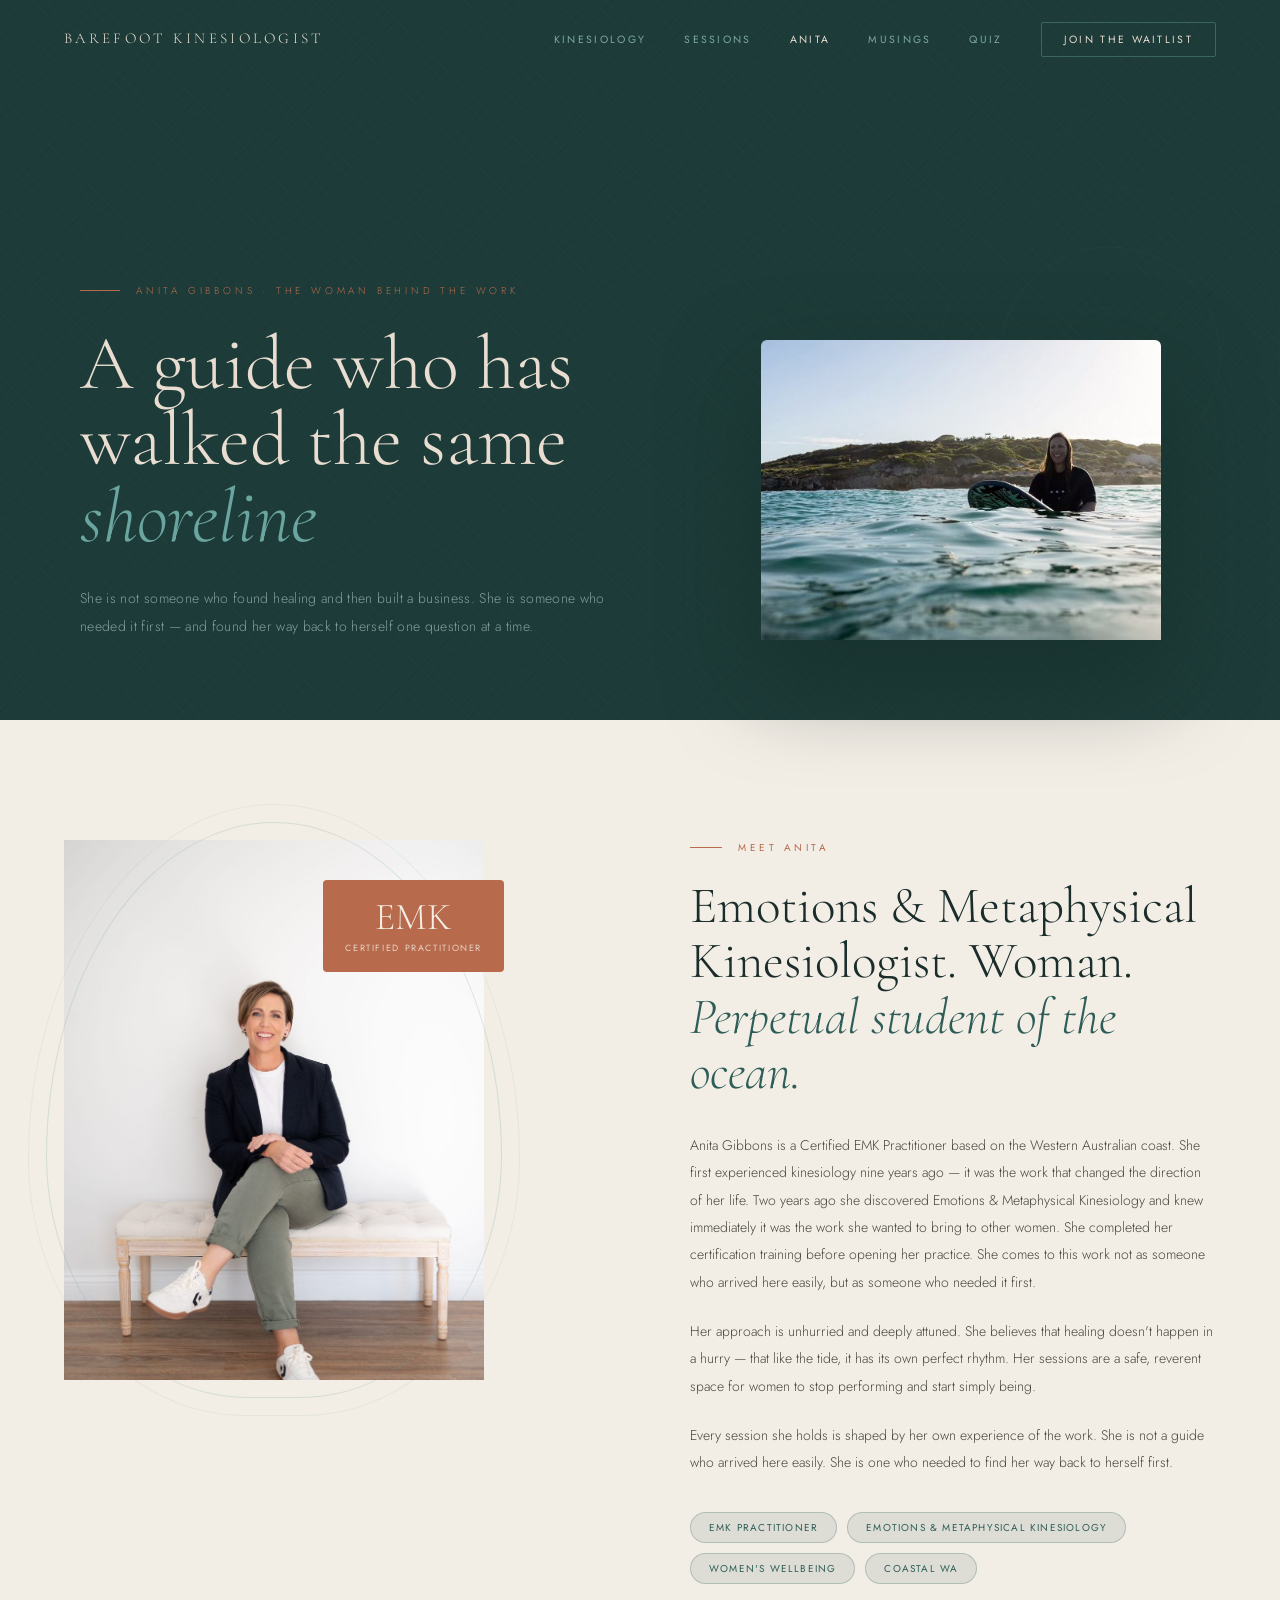
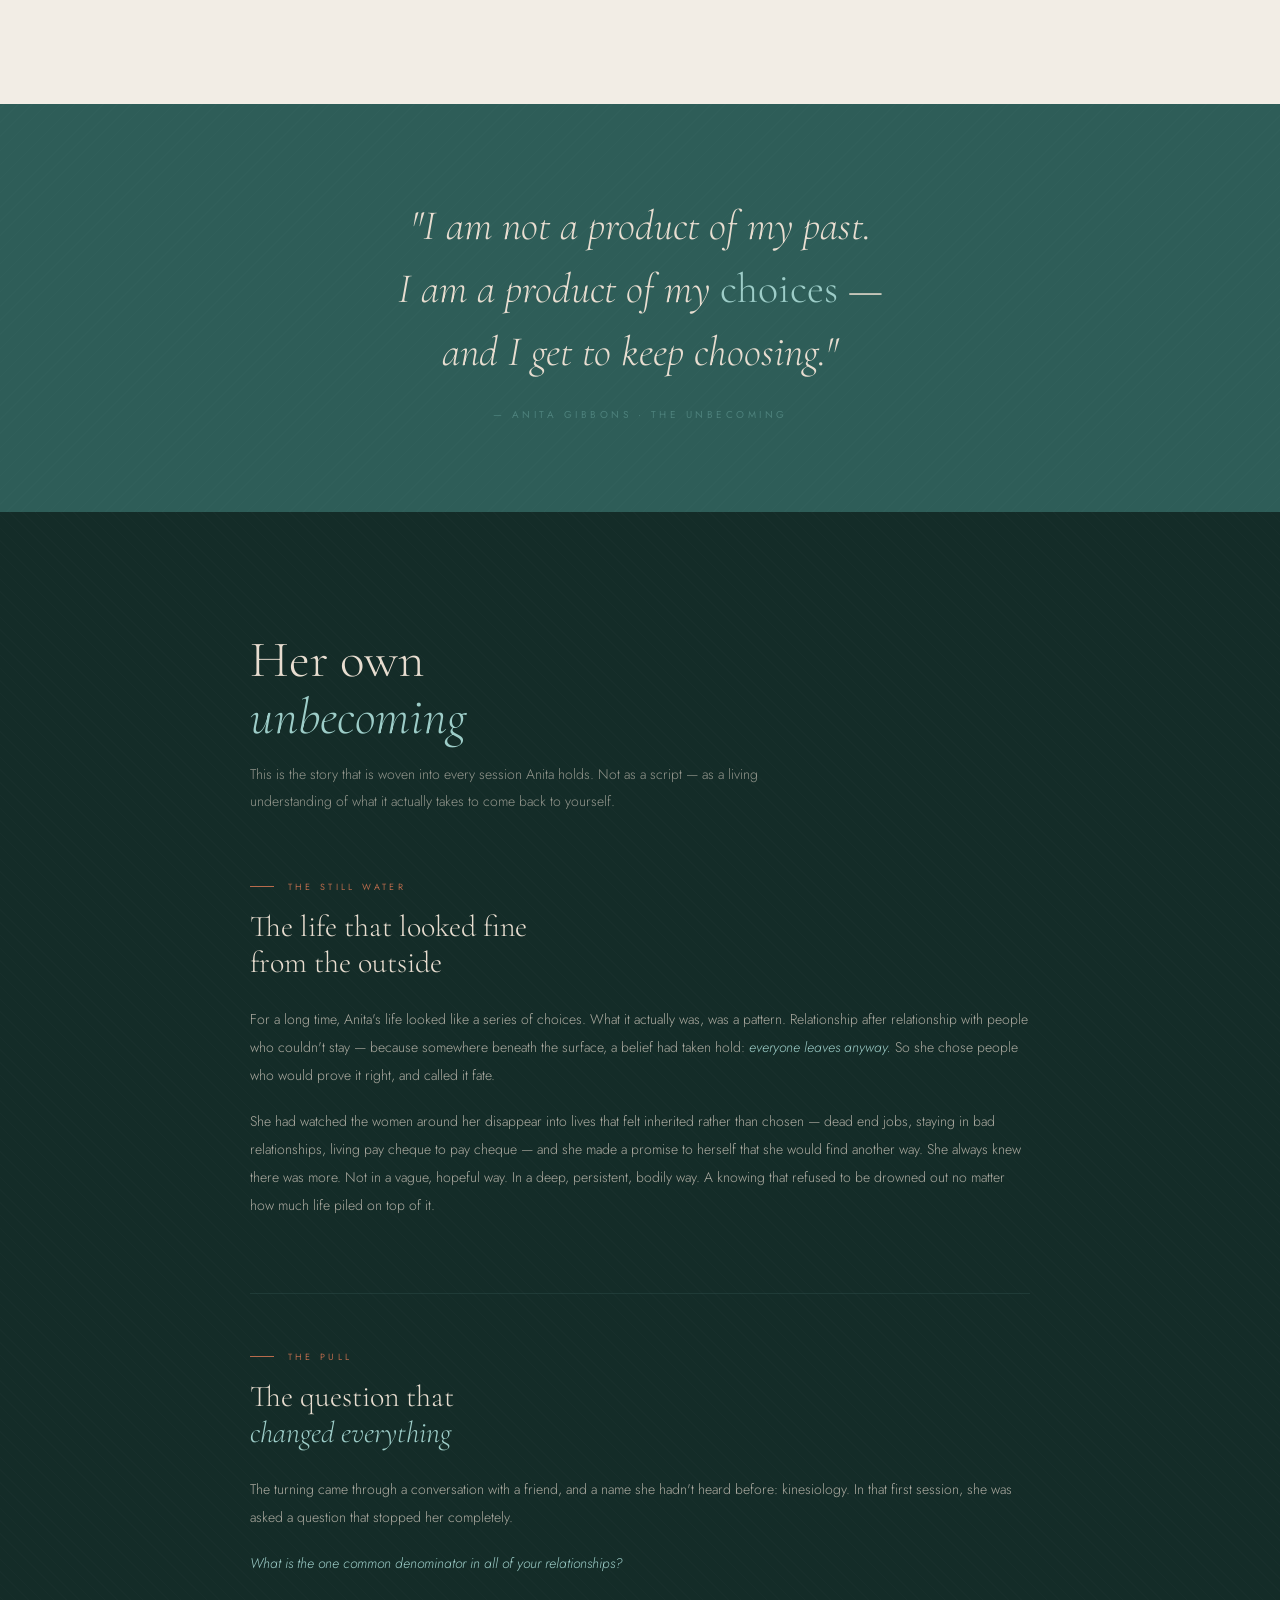
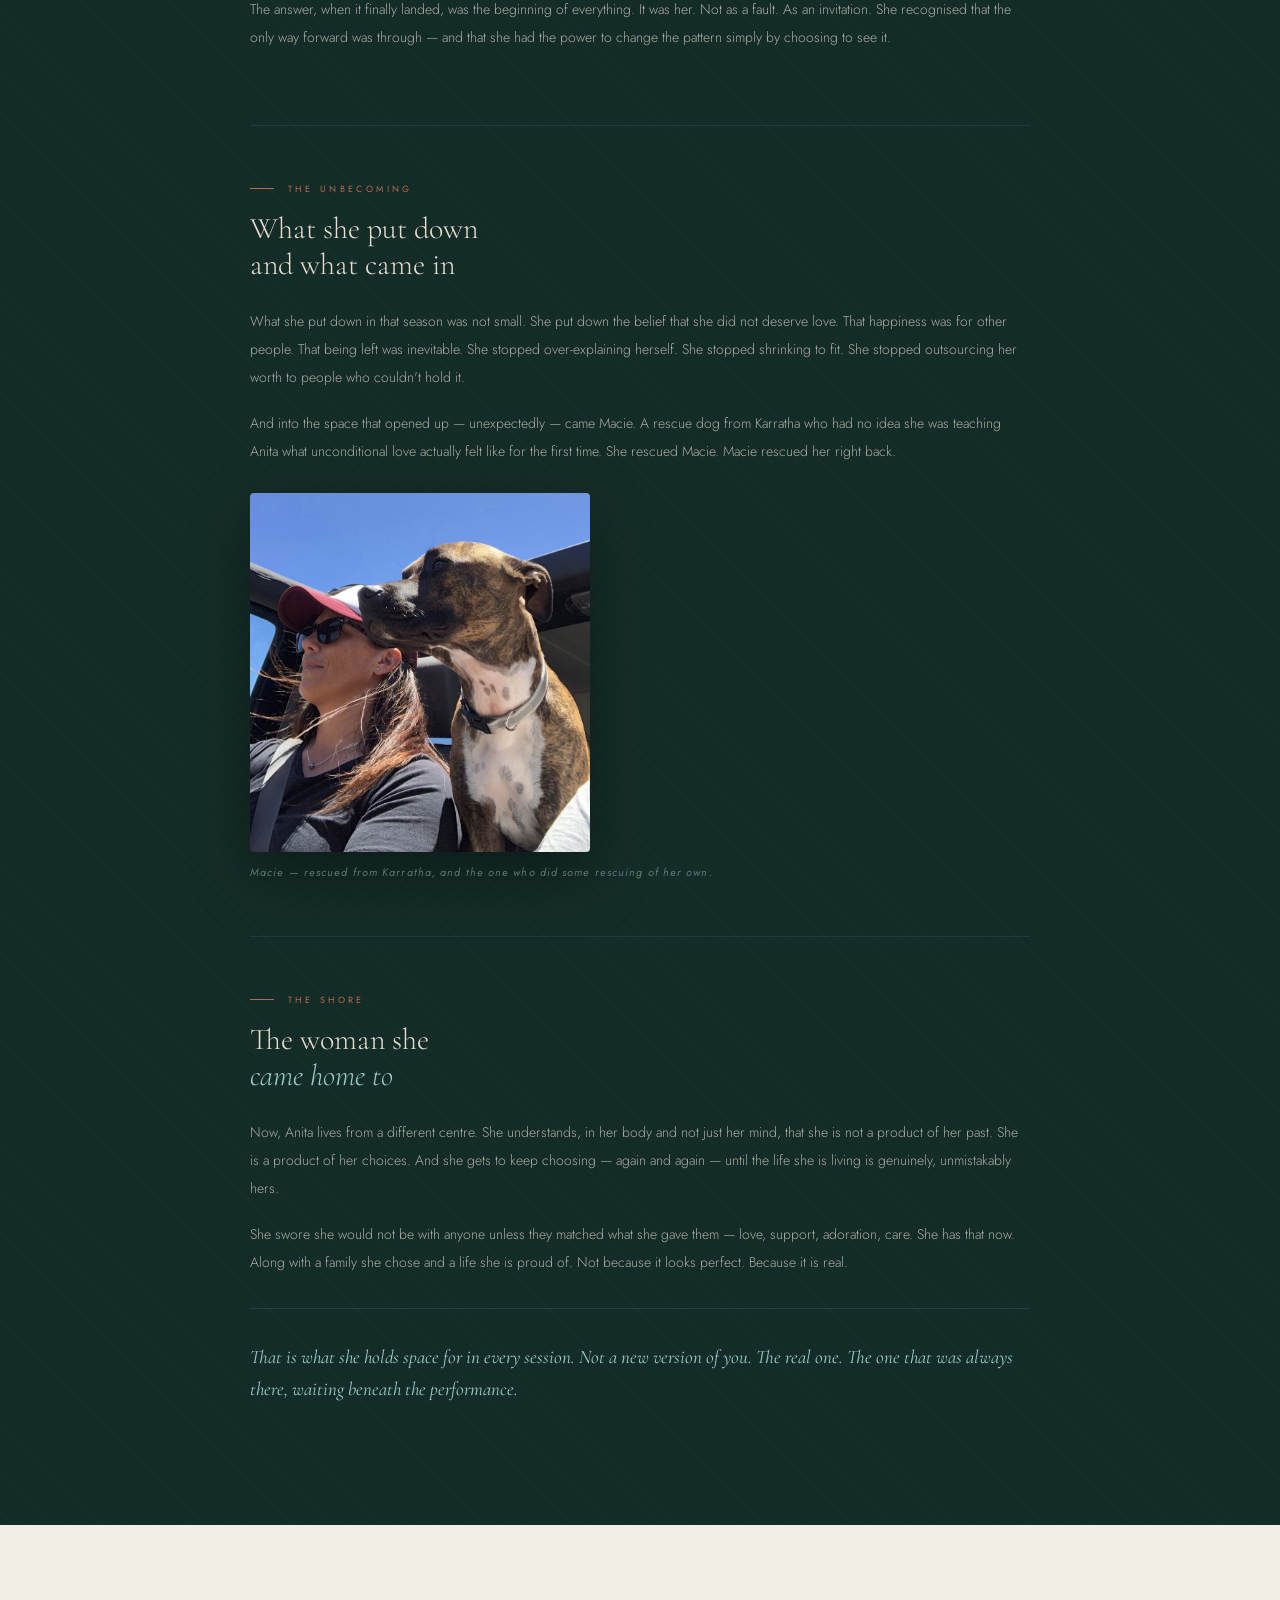
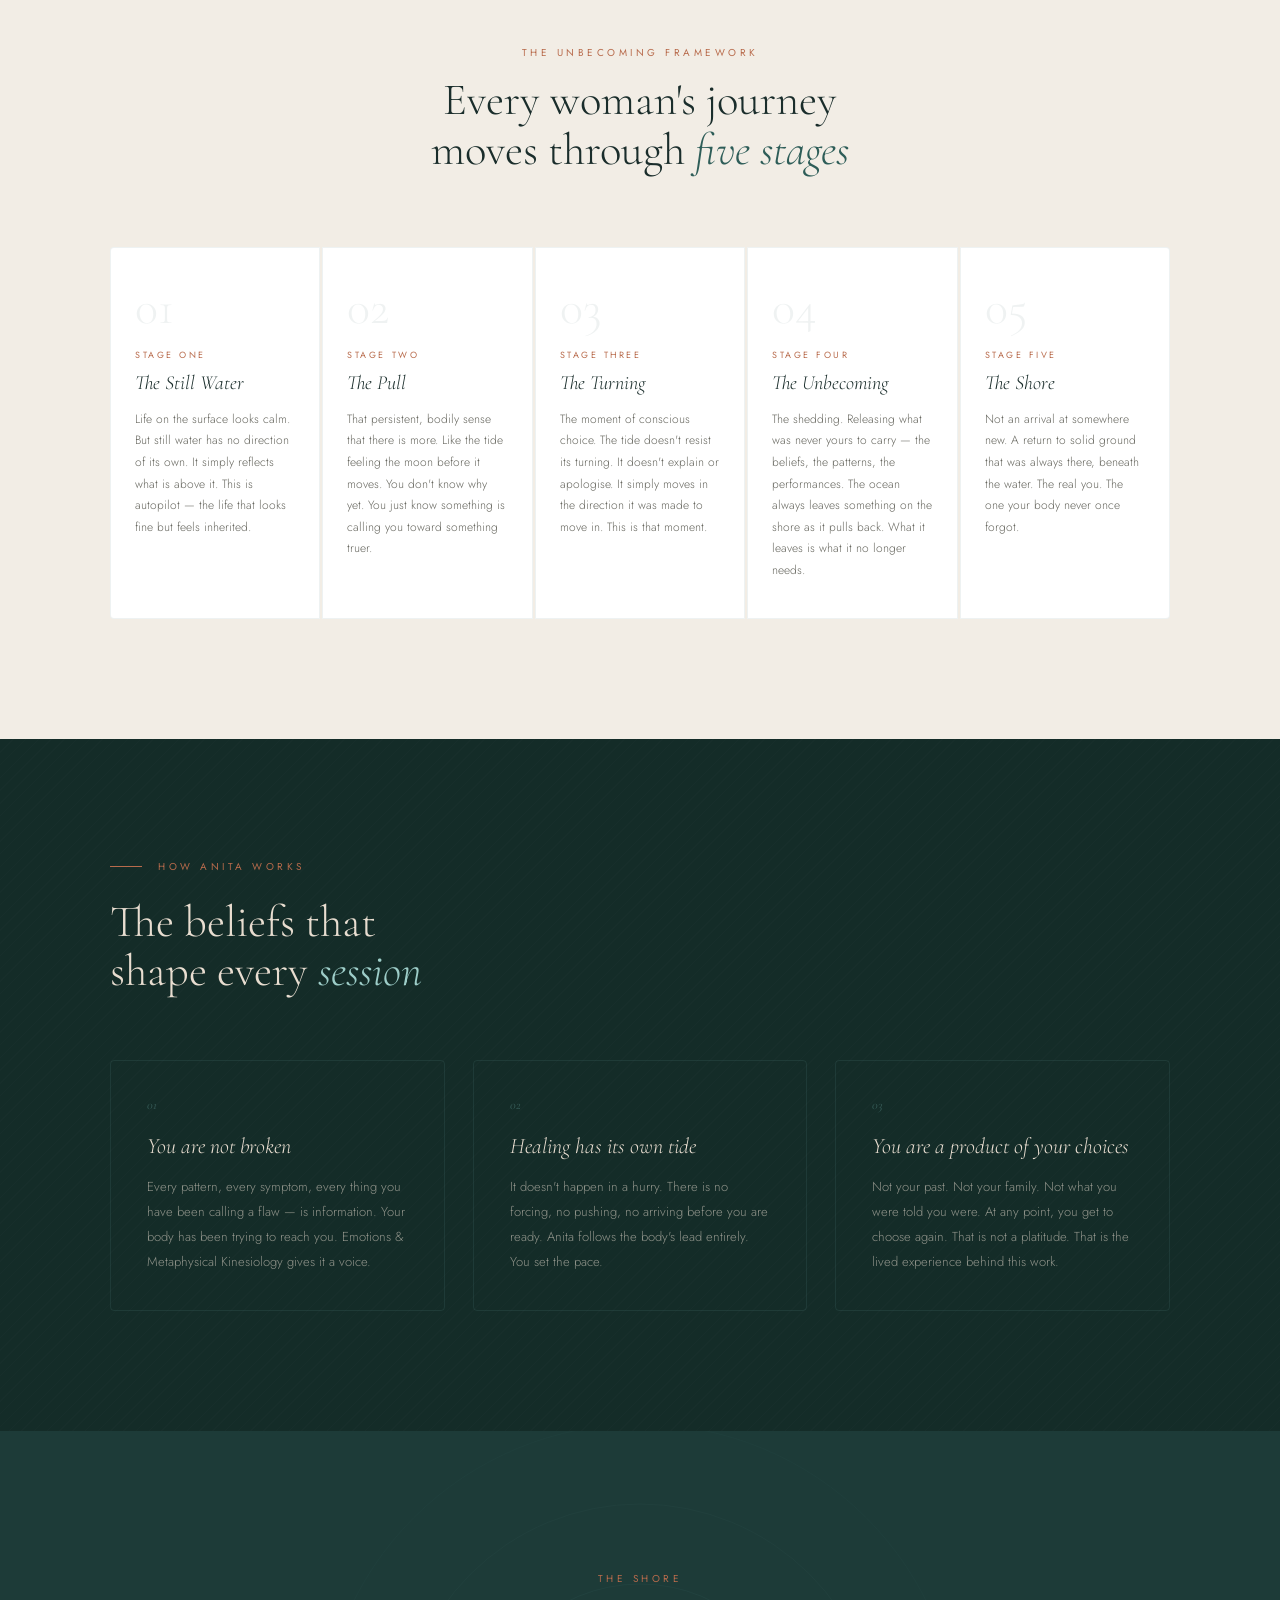
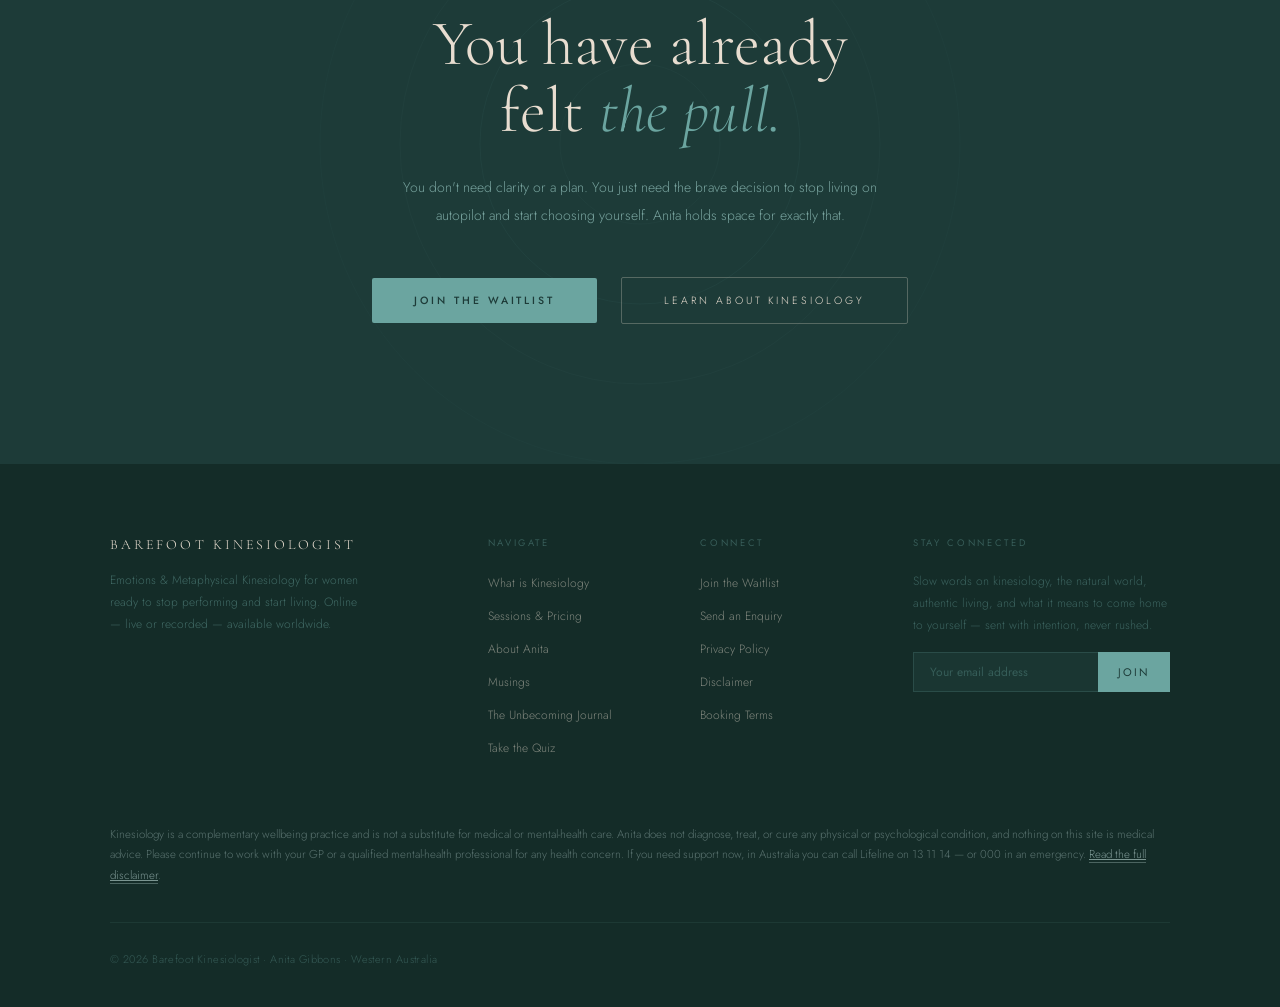
<file: about_7.html>
<!DOCTYPE html>
<html lang="en">
<head>
<meta charset="UTF-8">
<meta name="viewport" content="width=device-width, initial-scale=1.0">
<title>About Anita · Barefoot Kinesiologist</title>
<meta name="description" content="Meet Anita Gibbons — Emotions & Metaphysical Kinesiologist on the Western Australian coast, and the story of her own unbecoming.">
<link rel="icon" href="favicon.ico">
<link rel="apple-touch-icon" href="apple-touch-icon.png">
<meta property="og:type" content="website">
<meta property="og:site_name" content="Barefoot Kinesiologist">
<meta property="og:title" content="About Anita · Barefoot Kinesiologist">
<meta property="og:description" content="Meet Anita Gibbons — Emotions & Metaphysical Kinesiologist on the Western Australian coast, and the story of her own unbecoming.">
<meta property="og:image" content="/og-image.jpg">
<meta name="twitter:card" content="summary_large_image">
<link rel="preconnect" href="https://fonts.googleapis.com">
<link href="https://fonts.googleapis.com/css2?family=Cormorant+Garamond:ital,wght@0,300;0,400;0,500;1,300;1,400;1,500&family=Jost:wght@200;300;400;500&display=swap" rel="stylesheet">
<style>
*,*::before,*::after{margin:0;padding:0;box-sizing:border-box;}
html{scroll-behavior:smooth;}
:root{
  --bone:#E8DDD0;--sand:#D4B896;
  --terra:#B86B4C;--terra-l:#C8856A;
  --glass:#6BA5A0;--glass-l:#9DCDC8;--glass-d:#4A8580;
  --weed:#2E5D58;--dark:#1D3B38;--darker:#142C28;
  --cream:#F2EDE5;--cream2:#EDE7DF;
  --serif:'Cormorant Garamond',Georgia,serif;
  --sans:'Jost',sans-serif;
}
body{font-family:var(--sans);background:var(--dark);color:var(--bone);overflow-x:hidden;}
a{cursor:pointer;}

/* === NAV === */
nav{
  position:fixed;top:0;left:0;right:0;z-index:200;
  padding:26px 64px;display:flex;justify-content:space-between;align-items:center;
  transition:background .45s,padding .35s,border-color .4s;
  border-bottom:0.5px solid transparent;
}
nav.scrolled{
  background:rgba(20,44,40,0.96);backdrop-filter:blur(16px);
  padding:16px 64px;border-color:rgba(107,165,160,0.14);
}
.nav-logo{
  font-family:var(--serif);font-size:15px;font-weight:300;
  letter-spacing:.22em;text-transform:uppercase;color:var(--bone);text-decoration:none;
}
.nav-links{display:flex;gap:38px;list-style:none;align-items:center;}
.nav-links a{
  font-size:10.5px;letter-spacing:.22em;text-transform:uppercase;
  color:rgba(157,205,200,.75);text-decoration:none;transition:color .3s;
}
.nav-links a:hover{color:var(--bone);}
.nav-cta{
  padding:9px 22px !important;
  border:0.5px solid rgba(107,165,160,.4) !important;
  border-radius:2px;color:var(--bone) !important;
  transition:background .3s,border-color .3s !important;
}
.nav-cta:hover{background:rgba(107,165,160,.12) !important;border-color:var(--glass) !important;}

/* === PAGE HERO === */
#page-hero{
  min-height:80vh;background:var(--dark);
  display:flex;flex-direction:column;justify-content:flex-end;
  position:relative;padding:0 64px 0;
}
.page-hero-inner{
  max-width:1120px;margin:0 auto;width:100%;
  display:grid;grid-template-columns:1.1fr 0.9fr;
  gap:56px;align-items:end;position:relative;z-index:2;
  padding-bottom:80px;
}
.page-hero-photo-wrap{
  position:relative;align-self:end;
  display:flex;justify-content:center;
}
.page-hero-photo{
  width:100%;max-width:400px;aspect-ratio:4/3;
  border-radius:6px 6px 0 0;overflow:hidden;
  box-shadow:0 40px 90px rgba(20,44,40,.55);
}
.page-hero-photo img{width:100%;height:100%;object-fit:cover;object-position:70% 25%;}
.hero-grain{
  position:absolute;inset:0;pointer-events:none;
  background-image:repeating-linear-gradient(45deg,rgba(255,255,255,.011) 0,rgba(255,255,255,.011) 1px,transparent 1px,transparent 9px),
    repeating-linear-gradient(-45deg,rgba(0,0,0,.03) 0,rgba(0,0,0,.03) 1px,transparent 1px,transparent 14px);
}
.hero-rings{
  position:absolute;right:-80px;top:50%;transform:translateY(-50%);
  pointer-events:none;opacity:.6;
}
.hero-content{max-width:720px;position:relative;z-index:2;}
.hero-eyebrow{
  display:flex;align-items:center;gap:16px;margin-bottom:28px;
  opacity:0;animation:fadeUp .9s .2s forwards;
}
.hero-eyebrow-line{width:40px;height:0.5px;background:var(--terra);}
.hero-eyebrow span{font-size:10px;letter-spacing:.38em;text-transform:uppercase;color:var(--terra);font-weight:300;}
.hero-headline{
  font-family:var(--serif);font-size:clamp(48px,6vw,78px);font-weight:300;
  line-height:1.0;color:var(--bone);margin-bottom:28px;
  opacity:0;animation:fadeUp .9s .35s forwards;
}
.hero-headline em{font-style:italic;color:var(--glass);}
.hero-sub{
  font-size:14px;font-weight:300;line-height:2;color:rgba(158,184,181,.8);
  max-width:540px;letter-spacing:.025em;
  opacity:0;animation:fadeUp .9s .5s forwards;
}

@keyframes fadeUp{from{opacity:0;transform:translateY(24px)}to{opacity:1;transform:translateY(0)}}
@keyframes fadeIn{from{opacity:0}to{opacity:1}}

/* === SHARED === */
.btn-primary{
  display:inline-block;padding:15px 42px;background:var(--glass);
  color:var(--dark);font-family:var(--sans);font-size:10.5px;
  letter-spacing:.28em;text-transform:uppercase;font-weight:500;
  text-decoration:none;border-radius:2px;transition:background .3s,transform .2s;
}
.btn-primary:hover{background:var(--glass-l);transform:translateY(-2px);}
.btn-ghost{
  display:inline-block;padding:15px 42px;background:transparent;
  color:var(--bone);font-family:var(--sans);font-size:10.5px;
  letter-spacing:.28em;text-transform:uppercase;font-weight:300;
  text-decoration:none;border-radius:2px;
  border:0.5px solid rgba(232,221,208,.28);transition:border-color .3s,background .3s;
}
.btn-ghost:hover{border-color:rgba(232,221,208,.55);background:rgba(232,221,208,.04);}
.section-eyebrow{
  font-size:10px;letter-spacing:.35em;text-transform:uppercase;
  color:var(--terra);margin-bottom:24px;
  display:flex;align-items:center;gap:16px;
}
.eyebrow-line{width:32px;height:0.5px;background:var(--terra);}

/* === INTRO SECTION === */
#intro{
  background:var(--cream);padding:120px 64px;
  display:grid;grid-template-columns:1fr 1fr;
  gap:100px;align-items:start;
}
.intro-left{}
.intro-photo{
  width:100%;max-width:420px;
  height:540px;
  border-radius:50% 50% 44% 44% / 58% 58% 42% 42%;
  background:linear-gradient(160deg,#4D8D88 0%,#2E5D58 40%,#1D3B38 100%);
  position:relative;display:flex;align-items:flex-end;justify-content:center;
  padding-bottom:48px;
}
.intro-photo-text{
  font-family:var(--serif);font-style:italic;font-size:15px;
  color:rgba(232,221,208,.35);text-align:center;line-height:1.7;
}
.intro-photo-img{
  position:absolute;inset:0;width:100%;height:100%;
  object-fit:cover;object-position:50% 22%;
}
.intro-photo-ring{
  position:absolute;inset:-18px;
  border-radius:50% 50% 44% 44% / 58% 58% 42% 42%;
  border:0.5px solid rgba(107,165,160,.22);pointer-events:none;
}
.intro-photo-ring-2{
  position:absolute;inset:-36px;
  border-radius:50% 50% 44% 44% / 58% 58% 42% 42%;
  border:0.5px solid rgba(107,165,160,.1);pointer-events:none;
}
.intro-badge{
  position:absolute;top:40px;right:-20px;
  background:var(--terra);color:var(--cream);
  padding:18px 22px;border-radius:4px;text-align:center;
}
.intro-badge-num{
  font-family:var(--serif);font-size:38px;font-weight:300;
  display:block;line-height:1;color:var(--cream);
}
.intro-badge-label{
  font-size:9px;letter-spacing:.18em;text-transform:uppercase;
  display:block;margin-top:5px;opacity:.8;
}
.intro-right{}
.intro-h2{
  font-family:var(--serif);font-size:clamp(38px,4vw,54px);
  font-weight:300;line-height:1.08;color:#1A2D2B;margin-bottom:32px;
}
.intro-h2 em{font-style:italic;color:var(--weed);}
.intro-body{
  font-size:14px;font-weight:300;line-height:1.95;
  color:#484840;margin-bottom:22px;
}
.cred-row{display:flex;flex-wrap:wrap;gap:10px;margin-top:36px;}
.cred-pill{
  padding:7px 18px;border-radius:40px;
  background:rgba(46,93,88,.1);
  border:0.5px solid rgba(46,93,88,.25);
  font-size:10px;letter-spacing:.12em;text-transform:uppercase;
  color:var(--weed);
}

/* === PHILOSOPHY BAND === */
#philosophy{
  background:var(--weed);padding:90px 64px;
  text-align:center;position:relative;overflow:hidden;
}
#philosophy::after{
  content:'';position:absolute;inset:0;pointer-events:none;
  background-image:repeating-linear-gradient(-45deg,rgba(255,255,255,.013) 0,rgba(255,255,255,.013) 1px,transparent 1px,transparent 10px);
}
.philosophy-inner{max-width:780px;margin:0 auto;position:relative;z-index:1;}
.philosophy-quote{
  font-family:var(--serif);font-size:clamp(26px,3.5vw,42px);
  font-style:italic;font-weight:300;color:var(--bone);
  line-height:1.5;margin-bottom:24px;
}
.philosophy-quote em{font-style:normal;color:var(--glass-l);}
.philosophy-attr{
  font-size:10px;letter-spacing:.35em;text-transform:uppercase;
  color:rgba(107,165,160,.5);
}

/* === STORY SECTION === */
#story{
  background:var(--darker);padding:120px 64px;
  position:relative;overflow:hidden;
}
#story::before{
  content:'';position:absolute;inset:0;pointer-events:none;
  background-image:repeating-linear-gradient(45deg,rgba(255,255,255,.011) 0,rgba(255,255,255,.011) 1px,transparent 1px,transparent 9px);
}
.story-inner{
  max-width:780px;margin:0 auto;position:relative;z-index:1;
}
.story-header{margin-bottom:64px;}
.story-h2{
  font-family:var(--serif);font-size:clamp(36px,4vw,52px);
  font-weight:300;color:var(--bone);line-height:1.1;margin-bottom:16px;
}
.story-h2 em{font-style:italic;color:var(--glass-l);}
.story-intro{
  font-size:14px;font-weight:300;line-height:1.95;
  color:rgba(232,221,208,.6);max-width:560px;
}
.story-block{
  margin-bottom:56px;padding-bottom:56px;
  border-bottom:0.5px solid rgba(107,165,160,.12);
}
.story-block:last-child{border-bottom:none;margin-bottom:0;padding-bottom:0;}
.story-stage{
  font-size:9px;letter-spacing:.38em;text-transform:uppercase;
  color:var(--terra);margin-bottom:16px;
  display:flex;align-items:center;gap:14px;
}
.story-stage-line{width:24px;height:0.5px;background:var(--terra);}
.story-title{
  font-family:var(--serif);font-size:clamp(22px,2.5vw,30px);
  font-weight:300;color:var(--bone);line-height:1.2;margin-bottom:24px;
}
.story-title em{font-style:italic;color:var(--glass-l);}
.story-body{
  font-size:14px;font-weight:300;line-height:2;
  color:rgba(232,221,208,.72);margin-bottom:18px;
}
.story-body em{font-style:italic;color:var(--glass-l);}
.story-photo{
  margin:28px 0 4px;border-radius:4px;overflow:hidden;
  max-width:340px;box-shadow:0 24px 60px rgba(0,0,0,.35);
}
.story-photo img{width:100%;display:block;}
.story-photo-caption{
  font-size:11px;letter-spacing:.1em;color:rgba(158,184,181,.55);
  margin-top:12px;font-style:italic;
}
.story-closing{
  font-family:var(--serif);font-style:italic;font-size:19px;
  color:var(--glass-l);line-height:1.7;
  padding:32px 0 0;
  border-top:0.5px solid rgba(107,165,160,.2);
  margin-top:32px;
}

/* === FRAMEWORK SECTION === */
#framework{
  background:var(--cream);padding:120px 64px;
}
.framework-header{
  max-width:600px;margin:0 auto 72px;text-align:center;
}
.framework-tag{
  font-size:10px;letter-spacing:.35em;text-transform:uppercase;
  color:var(--terra);margin-bottom:16px;
}
.framework-h2{
  font-family:var(--serif);font-size:clamp(32px,3.5vw,48px);
  font-weight:300;color:#1A2D2B;line-height:1.1;
}
.framework-h2 em{font-style:italic;color:var(--weed);}
.framework-grid{
  display:grid;grid-template-columns:repeat(5,1fr);
  gap:2px;max-width:1060px;margin:0 auto;
}
.fw-card{
  padding:36px 24px;background:#fff;
  border:0.5px solid rgba(46,93,88,.08);
  position:relative;
}
.fw-card:first-child{border-radius:4px 0 0 4px;}
.fw-card:last-child{border-radius:0 4px 4px 0;}
.fw-num{
  font-family:var(--serif);font-size:48px;font-weight:300;
  color:rgba(46,93,88,.08);line-height:1;margin-bottom:16px;
}
.fw-stage{
  font-size:9px;letter-spacing:.28em;text-transform:uppercase;
  color:var(--terra);margin-bottom:10px;
}
.fw-name{
  font-family:var(--serif);font-size:20px;font-weight:300;
  color:#1A2D2B;line-height:1.2;margin-bottom:14px;font-style:italic;
}
.fw-desc{
  font-size:12px;font-weight:300;line-height:1.8;
  color:#686860;
}

/* === VALUES SECTION === */
#values{
  background:var(--darker);padding:120px 64px;
  position:relative;overflow:hidden;
}
#values::before{
  content:'';position:absolute;inset:0;pointer-events:none;
  background-image:repeating-linear-gradient(135deg,rgba(255,255,255,.01) 0,rgba(255,255,255,.01) 1px,transparent 1px,transparent 9px);
}
.values-inner{
  max-width:1060px;margin:0 auto;position:relative;z-index:1;
}
.values-header{
  max-width:500px;margin-bottom:64px;
}
.values-h2{
  font-family:var(--serif);font-size:clamp(32px,3.5vw,46px);
  font-weight:300;color:var(--bone);line-height:1.1;margin-bottom:0;
}
.values-h2 em{font-style:italic;color:var(--glass-l);}
.values-grid{
  display:grid;grid-template-columns:repeat(3,1fr);gap:28px;
}
.value-card{
  padding:36px;
  border:0.5px solid rgba(107,165,160,.12);
  border-radius:4px;
}
.value-num{
  font-family:var(--serif);font-size:13px;font-style:italic;
  color:rgba(107,165,160,.4);margin-bottom:20px;
}
.value-title{
  font-family:var(--serif);font-size:22px;font-weight:300;
  color:var(--bone);line-height:1.2;margin-bottom:16px;font-style:italic;
}
.value-body{
  font-size:13px;font-weight:300;line-height:1.9;
  color:rgba(232,221,208,.58);
}

/* === CTA === */
#cta{
  background:var(--dark);padding:140px 64px;
  text-align:center;position:relative;overflow:hidden;
}
.cta-rings{
  position:absolute;top:50%;left:50%;transform:translate(-50%,-50%);
  pointer-events:none;
}
.cta-inner{position:relative;z-index:1;}
.cta-tag{
  font-size:10px;letter-spacing:.35em;text-transform:uppercase;
  color:var(--terra);margin-bottom:24px;
}
.cta-headline{
  font-family:var(--serif);font-size:clamp(38px,5vw,66px);
  font-weight:300;color:var(--bone);line-height:1.05;
  margin-bottom:28px;
}
.cta-headline em{font-style:italic;color:var(--glass);}
.cta-sub{
  font-size:14px;font-weight:300;line-height:2;
  color:rgba(157,205,200,.7);max-width:480px;margin:0 auto 48px;
}
.cta-buttons{display:flex;align-items:center;justify-content:center;gap:24px;}

/* === FOOTER === */
footer{background:var(--darker);padding:72px 64px 40px;}
.footer-grid{
  display:grid;grid-template-columns:2fr 1fr 1fr 1fr;
  gap:48px;max-width:1060px;margin:0 auto 56px;
}
.footer-brand-logo{
  font-family:var(--serif);font-size:14px;font-weight:300;
  letter-spacing:.22em;text-transform:uppercase;color:var(--bone);
  text-decoration:none;display:block;margin-bottom:16px;
}
.footer-tagline{
  font-size:12px;font-weight:300;line-height:1.85;
  color:rgba(107,165,160,.5);max-width:260px;
}
.footer-col-head{
  font-size:9.5px;letter-spacing:.28em;text-transform:uppercase;
  color:rgba(107,165,160,.4);margin-bottom:20px;
}
.footer-list{list-style:none;}
.footer-list li{margin-bottom:10px;}
.footer-list a{
  font-size:12px;font-weight:300;color:rgba(232,221,208,.5);
  text-decoration:none;transition:color .3s;
}
.footer-list a:hover{color:var(--bone);}
.footer-newsletter-note{
  font-size:12px;font-weight:300;line-height:1.85;
  color:rgba(107,165,160,.45);margin-bottom:16px;
}
.nl-row{display:flex;gap:0;}
.nl-row input{
  flex:1;background:rgba(107,165,160,.08);border:0.5px solid rgba(107,165,160,.2);
  border-right:none;padding:10px 16px;color:var(--bone);
  font-family:var(--sans);font-size:12px;outline:none;
}
.nl-row input::placeholder{color:rgba(107,165,160,.35);}
.nl-row button{
  background:var(--glass);color:var(--dark);border:none;
  padding:10px 20px;font-family:var(--sans);font-size:11px;
  letter-spacing:.18em;text-transform:uppercase;cursor:pointer;
  transition:background .3s;
}
.nl-row button:hover{background:var(--glass-l);}
.footer-bottom{
  max-width:1060px;margin:0 auto;
  border-top:0.5px solid rgba(107,165,160,.1);
  padding-top:28px;display:flex;justify-content:space-between;align-items:center;
}
.footer-copy{font-size:11px;font-weight:300;color:rgba(107,165,160,.38);letter-spacing:.04em;}
.footer-socials{display:flex;gap:22px;}
.soc-link{
  font-size:10px;letter-spacing:.2em;text-transform:uppercase;
  color:rgba(107,165,160,.42);text-decoration:none;transition:color .3s;
}
.soc-link:hover{color:var(--glass-l);}

/* REVEAL */
.reveal{opacity:0;transform:translateY(30px);transition:opacity .75s ease,transform .75s ease;}
.reveal.on{opacity:1;transform:translateY(0);}
.reveal-l{opacity:0;transform:translateX(-30px);transition:opacity .75s ease,transform .75s ease;}
.reveal-l.on{opacity:1;transform:translateX(0);}
.reveal-r{opacity:0;transform:translateX(30px);transition:opacity .75s ease,transform .75s ease;}
.reveal-r.on{opacity:1;transform:translateX(0);}
.d1{transition-delay:.1s;}.d2{transition-delay:.2s;}.d3{transition-delay:.3s;}.d4{transition-delay:.4s;}

/* === WAITLIST MODAL === */
.wl-backdrop{position:fixed;inset:0;z-index:9000;background:rgba(14,28,26,0.85);backdrop-filter:blur(8px);display:flex;align-items:center;justify-content:center;padding:24px;opacity:0;pointer-events:none;transition:opacity .35s;}
.wl-backdrop.open{opacity:1;pointer-events:all;}
.wl-modal{background:var(--dark);width:100%;max-width:520px;border-radius:4px;border:0.5px solid rgba(107,165,160,.22);position:relative;overflow:hidden;transform:translateY(32px) scale(0.97);transition:transform .42s cubic-bezier(.22,1,.36,1);}
.wl-backdrop.open .wl-modal{transform:translateY(0) scale(1);}
.wl-accent{height:2px;background:linear-gradient(90deg,var(--terra) 0%,var(--glass) 100%);}
.wl-close{position:absolute;top:16px;right:18px;background:none;border:none;cursor:pointer;color:rgba(107,165,160,.38);font-size:18px;line-height:1;transition:color .2s;padding:6px;}
.wl-close:hover{color:rgba(107,165,160,.75);}
.wl-body{padding:42px 46px 46px;}
.wl-eyebrow{font-size:9.5px;letter-spacing:.38em;text-transform:uppercase;color:var(--terra);margin-bottom:14px;display:flex;align-items:center;gap:14px;}
.wl-eyebrow-line{width:28px;height:0.5px;background:var(--terra);}
.wl-title{font-family:var(--serif);font-size:38px;font-weight:300;font-style:italic;color:var(--bone);line-height:1.08;margin-bottom:10px;}
.wl-sub{font-size:13px;font-weight:300;line-height:1.85;color:rgba(157,205,200,.6);margin-bottom:30px;}
.wl-session-label{display:block;font-size:9.5px;letter-spacing:.22em;text-transform:uppercase;color:rgba(157,205,200,.45);margin-bottom:10px;}
.wl-pills{display:flex;flex-wrap:wrap;gap:8px;margin-bottom:28px;}
.wl-pill{padding:9px 16px;border-radius:2px;cursor:pointer;font-family:var(--sans);font-size:10.5px;font-weight:300;letter-spacing:.12em;text-transform:uppercase;border:0.5px solid rgba(107,165,160,.26);color:rgba(157,205,200,.6);background:transparent;transition:all .2s;}
.wl-pill:hover{border-color:var(--glass);color:var(--glass-l);}
.wl-pill.active{background:rgba(107,165,160,.13);border-color:var(--glass);color:var(--glass-l);}
.wl-row{margin-bottom:15px;}
.wl-row label{display:block;font-size:9.5px;letter-spacing:.2em;text-transform:uppercase;color:rgba(157,205,200,.45);margin-bottom:8px;}
.wl-row input,.wl-row textarea{width:100%;padding:13px 16px;background:rgba(255,255,255,.04);border:0.5px solid rgba(107,165,160,.24);border-radius:2px;color:var(--bone);font-family:var(--sans);font-size:13px;font-weight:300;outline:none;transition:border-color .25s;resize:none;}
.wl-row input::placeholder,.wl-row textarea::placeholder{color:rgba(107,165,160,.28);}
.wl-row input:focus,.wl-row textarea:focus{border-color:rgba(107,165,160,.55);}
.wl-row input.wl-error{border-color:rgba(184,107,76,.65);}
.wl-submit{width:100%;margin-top:10px;padding:16px;background:var(--terra);border:none;border-radius:2px;color:var(--cream);font-family:var(--sans);font-size:10.5px;letter-spacing:.28em;text-transform:uppercase;font-weight:500;cursor:pointer;transition:background .3s,transform .2s;}
.wl-submit:hover{background:var(--terra-l);transform:translateY(-2px);}
.wl-note{font-size:11px;font-weight:300;color:rgba(107,165,160,.35);margin-top:14px;text-align:center;line-height:1.65;}
.wl-success{display:none;text-align:center;padding:64px 46px;}
.wl-success.show{display:block;}
.wl-success-ring{width:52px;height:52px;border-radius:50%;border:0.5px solid rgba(107,165,160,.38);display:flex;align-items:center;justify-content:center;margin:0 auto 26px;color:var(--glass);font-size:22px;}
.wl-success-title{font-family:var(--serif);font-size:34px;font-weight:300;font-style:italic;color:var(--bone);margin-bottom:12px;}
.wl-success-body{font-size:13px;font-weight:300;line-height:1.85;color:rgba(157,205,200,.6);max-width:320px;margin:0 auto 34px;}
</style>
<link rel="stylesheet" href="mobile.css">
</head>
<body>

<!-- MOBILE MENU -->
<div class="nav-mobile-menu" id="navMobileMenu" style="display:none;">
  <button class="nav-mobile-close" id="navMobileClose" aria-label="Close menu">&#x2715;</button>
  <ul>
      <li><a href="kinesiology.html">Kinesiology</a></li>
      <li><a href="sessions.html">Sessions</a></li>
      <li><a href="about.html">Anita</a></li>
      <li><a href="musings.html">Musings</a></li>
      <li><a href="quiz.html">Quiz</a></li>
    <li><a href="#" onclick="openWaitlist('');return false;" class="nav-mobile-cta">Join the Waitlist</a></li>
  </ul>
</div>

<!-- NAVIGATION -->
<nav id="main-nav">
  <a href="index.html" class="nav-logo">Barefoot Kinesiologist</a>
  <ul class="nav-links">
    <li><a href="kinesiology.html">Kinesiology</a></li>
    <li><a href="sessions.html">Sessions</a></li>
    <li><a href="about.html" style="color:var(--bone);">Anita</a></li>
    <li><a href="musings.html">Musings</a></li>
    <li><a href="quiz.html">Quiz</a></li>
    <li><a href="#" class="nav-cta" onclick="openWaitlist('');return false;">Join the Waitlist</a></li>
  </ul>
  <button class="nav-hamburger" id="navHamburger" aria-label="Open menu"><span></span><span></span><span></span></button>
</nav>

<!-- PAGE HERO -->
<section id="page-hero">
  <div class="hero-grain"></div>
  <div class="hero-rings">
    <svg aria-hidden="true" width="500" height="500" viewBox="0 0 500 500" fill="none">
      <circle cx="250" cy="250" r="230" stroke="rgba(107,165,160,0.09)" stroke-width="0.5"/>
      <circle cx="250" cy="250" r="170" stroke="rgba(107,165,160,0.13)" stroke-width="0.5"/>
      <circle cx="250" cy="250" r="110" stroke="rgba(107,165,160,0.18)" stroke-width="0.5"/>
      <circle cx="250" cy="250" r="50" stroke="rgba(107,165,160,0.15)" stroke-width="0.5"/>
      <circle cx="250" cy="250" r="4" fill="rgba(107,165,160,0.35)"/>
      <line x1="250" y1="20" x2="250" y2="480" stroke="rgba(107,165,160,0.04)" stroke-width="0.5"/>
      <line x1="20" y1="250" x2="480" y2="250" stroke="rgba(107,165,160,0.04)" stroke-width="0.5"/>
    </svg>
  </div>
  <div class="page-hero-inner">
    <div class="hero-content">
      <div class="hero-eyebrow">
        <div class="hero-eyebrow-line"></div>
        <span>Anita Gibbons · The woman behind the work</span>
      </div>
      <h1 class="hero-headline">
        A guide who has<br>walked the same <em>shoreline</em>
      </h1>
      <p class="hero-sub">
        She is not someone who found healing and then built a business. She is someone who needed it first — and found her way back to herself one question at a time.
      </p>
    </div>
    <div class="page-hero-photo-wrap">
      <div class="page-hero-photo">
        <img src="images/anita-surfing.jpg" alt="Anita Gibbons sitting calmly on a surfboard in golden evening light">
      </div>
    </div>
  </div>
</section>

<!-- INTRO -->
<section id="intro">
  <div class="intro-left reveal-l">
    <div class="intro-photo">
      <img class="intro-photo-img" src="images/anita-bench.jpg" alt="Anita Gibbons sitting on a bench, smiling, wearing a navy blazer">
      <div class="intro-photo-ring"></div>
      <div class="intro-photo-ring-2"></div>
      <div class="intro-badge">
        <span class="intro-badge-num">EMK</span>
        <span class="intro-badge-label">Certified Practitioner</span>
      </div>
    </div>
  </div>

  <div class="intro-right reveal-r">
    <div class="section-eyebrow" style="color:var(--terra);">
      <div class="eyebrow-line"></div>
      Meet Anita
    </div>
    <h2 class="intro-h2">Emotions &amp; Metaphysical<br>Kinesiologist. Woman.<br><em>Perpetual student of the ocean.</em></h2>
    <p class="intro-body">
      Anita Gibbons is a Certified EMK Practitioner based on the Western Australian coast. She first experienced kinesiology nine years ago — it was the work that changed the direction of her life. Two years ago she discovered Emotions & Metaphysical Kinesiology and knew immediately it was the work she wanted to bring to other women. She completed her certification training before opening her practice. She comes to this work not as someone who arrived here easily, but as someone who needed it first.
    </p>
    <p class="intro-body">
      Her approach is unhurried and deeply attuned. She believes that healing doesn't happen in a hurry — that like the tide, it has its own perfect rhythm. Her sessions are a safe, reverent space for women to stop performing and start simply being.
    </p>
    <p class="intro-body">
      Every session she holds is shaped by her own experience of the work. She is not a guide who arrived here easily. She is one who needed to find her way back to herself first.
    </p>
    <div class="cred-row">
      <span class="cred-pill">EMK Practitioner</span>
      <span class="cred-pill">Emotions & Metaphysical Kinesiology</span>
      <span class="cred-pill">Women's Wellbeing</span>
      <span class="cred-pill">Coastal WA</span>
    </div>
  </div>
</section>

<!-- PHILOSOPHY BAND -->
<section id="philosophy">
  <div class="philosophy-inner reveal">
    <p class="philosophy-quote">
      "I am not a product of my past.<br>I am a product of my <em>choices</em> —<br>and I get to keep choosing."
    </p>
    <p class="philosophy-attr">— Anita Gibbons · The unbecoming</p>
  </div>
</section>

<!-- STORY -->
<section id="story">
  <div class="story-inner">
    <div class="story-header reveal">
      <h2 class="story-h2">Her own<br><em>unbecoming</em></h2>
      <p class="story-intro">This is the story that is woven into every session Anita holds. Not as a script — as a living understanding of what it actually takes to come back to yourself.</p>
    </div>

    <div class="story-block reveal d1">
      <div class="story-stage"><div class="story-stage-line"></div>The Still Water</div>
      <h3 class="story-title">The life that looked fine<br>from the outside</h3>
      <p class="story-body">
        For a long time, Anita's life looked like a series of choices. What it actually was, was a pattern. Relationship after relationship with people who couldn't stay — because somewhere beneath the surface, a belief had taken hold: <em>everyone leaves anyway.</em> So she chose people who would prove it right, and called it fate.
      </p>
      <p class="story-body">
        She had watched the women around her disappear into lives that felt inherited rather than chosen — dead end jobs, staying in bad relationships, living pay cheque to pay cheque — and she made a promise to herself that she would find another way. She always knew there was more. Not in a vague, hopeful way. In a deep, persistent, bodily way. A knowing that refused to be drowned out no matter how much life piled on top of it.
      </p>
    </div>

    <div class="story-block reveal d2">
      <div class="story-stage"><div class="story-stage-line"></div>The Pull</div>
      <h3 class="story-title">The question that<br><em>changed everything</em></h3>
      <p class="story-body">
        The turning came through a conversation with a friend, and a name she hadn't heard before: kinesiology. In that first session, she was asked a question that stopped her completely.
      </p>
      <p class="story-body">
        <em>What is the one common denominator in all of your relationships?</em>
      </p>
      <p class="story-body">
        The answer, when it finally landed, was the beginning of everything. It was her. Not as a fault. As an invitation. She recognised that the only way forward was through — and that she had the power to change the pattern simply by choosing to see it.
      </p>
    </div>

    <div class="story-block reveal d3">
      <div class="story-stage"><div class="story-stage-line"></div>The Unbecoming</div>
      <h3 class="story-title">What she put down<br>and what came in</h3>
      <p class="story-body">
        What she put down in that season was not small. She put down the belief that she did not deserve love. That happiness was for other people. That being left was inevitable. She stopped over-explaining herself. She stopped shrinking to fit. She stopped outsourcing her worth to people who couldn't hold it.
      </p>
      <p class="story-body">
        And into the space that opened up — unexpectedly — came Macie. A rescue dog from Karratha who had no idea she was teaching Anita what unconditional love actually felt like for the first time. She rescued Macie. Macie rescued her right back.
      </p>
      <div class="story-photo">
        <img src="images/anita-macie.jpg" alt="Anita Gibbons and her rescue dog Macie together in the car">
      </div>
      <p class="story-photo-caption">Macie — rescued from Karratha, and the one who did some rescuing of her own.</p>
    </div>

    <div class="story-block reveal d4">
      <div class="story-stage"><div class="story-stage-line"></div>The Shore</div>
      <h3 class="story-title">The woman she<br><em>came home to</em></h3>
      <p class="story-body">
        Now, Anita lives from a different centre. She understands, in her body and not just her mind, that she is not a product of her past. She is a product of her choices. And she gets to keep choosing — again and again — until the life she is living is genuinely, unmistakably hers.
      </p>
      <p class="story-body">
        She swore she would not be with anyone unless they matched what she gave them — love, support, adoration, care. She has that now. Along with a family she chose and a life she is proud of. Not because it looks perfect. Because it is real.
      </p>
      <div class="story-closing">
        That is what she holds space for in every session. Not a new version of you. The real one. The one that was always there, waiting beneath the performance.
      </div>
    </div>
  </div>
</section>

<!-- THE FRAMEWORK -->
<section id="framework">
  <div class="framework-header reveal">
    <div class="framework-tag">The unbecoming framework</div>
    <h2 class="framework-h2">Every woman's journey<br>moves through <em>five stages</em></h2>
  </div>
  <div class="framework-grid">
    <div class="fw-card reveal d1">
      <div class="fw-num">01</div>
      <div class="fw-stage">Stage one</div>
      <div class="fw-name">The Still Water</div>
      <p class="fw-desc">Life on the surface looks calm. But still water has no direction of its own. It simply reflects what is above it. This is autopilot — the life that looks fine but feels inherited.</p>
    </div>
    <div class="fw-card reveal d2">
      <div class="fw-num">02</div>
      <div class="fw-stage">Stage two</div>
      <div class="fw-name">The Pull</div>
      <p class="fw-desc">That persistent, bodily sense that there is more. Like the tide feeling the moon before it moves. You don't know why yet. You just know something is calling you toward something truer.</p>
    </div>
    <div class="fw-card reveal d3">
      <div class="fw-num">03</div>
      <div class="fw-stage">Stage three</div>
      <div class="fw-name">The Turning</div>
      <p class="fw-desc">The moment of conscious choice. The tide doesn't resist its turning. It doesn't explain or apologise. It simply moves in the direction it was made to move in. This is that moment.</p>
    </div>
    <div class="fw-card reveal d4">
      <div class="fw-num">04</div>
      <div class="fw-stage">Stage four</div>
      <div class="fw-name">The Unbecoming</div>
      <p class="fw-desc">The shedding. Releasing what was never yours to carry — the beliefs, the patterns, the performances. The ocean always leaves something on the shore as it pulls back. What it leaves is what it no longer needs.</p>
    </div>
    <div class="fw-card reveal d4">
      <div class="fw-num">05</div>
      <div class="fw-stage">Stage five</div>
      <div class="fw-name">The Shore</div>
      <p class="fw-desc">Not an arrival at somewhere new. A return to solid ground that was always there, beneath the water. The real you. The one your body never once forgot.</p>
    </div>
  </div>
</section>

<!-- VALUES -->
<section id="values">
  <div class="values-inner">
    <div class="values-header reveal">
      <div class="section-eyebrow" style="color:var(--terra);">
        <div class="eyebrow-line"></div>
        How Anita works
      </div>
      <h2 class="values-h2">The beliefs that<br>shape every <em>session</em></h2>
    </div>
    <div class="values-grid">
      <div class="value-card reveal d1">
        <div class="value-num">01</div>
        <div class="value-title">You are not broken</div>
        <p class="value-body">Every pattern, every symptom, every thing you have been calling a flaw — is information. Your body has been trying to reach you. Emotions & Metaphysical Kinesiology gives it a voice.</p>
      </div>
      <div class="value-card reveal d2">
        <div class="value-num">02</div>
        <div class="value-title">Healing has its own tide</div>
        <p class="value-body">It doesn't happen in a hurry. There is no forcing, no pushing, no arriving before you are ready. Anita follows the body's lead entirely. You set the pace.</p>
      </div>
      <div class="value-card reveal d3">
        <div class="value-num">03</div>
        <div class="value-title">You are a product of your choices</div>
        <p class="value-body">Not your past. Not your family. Not what you were told you were. At any point, you get to choose again. That is not a platitude. That is the lived experience behind this work.</p>
      </div>
    </div>
  </div>
</section>

<!-- CTA -->
<section id="cta">
  <div class="cta-rings">
    <svg aria-hidden="true" width="700" height="700" viewBox="0 0 700 700" fill="none">
      <circle cx="350" cy="350" r="320" stroke="rgba(107,165,160,0.06)" stroke-width="0.5"/>
      <circle cx="350" cy="350" r="240" stroke="rgba(107,165,160,0.09)" stroke-width="0.5"/>
      <circle cx="350" cy="350" r="160" stroke="rgba(107,165,160,0.12)" stroke-width="0.5"/>
      <circle cx="350" cy="350" r="80" stroke="rgba(107,165,160,0.09)" stroke-width="0.5"/>
    </svg>
  </div>
  <div class="cta-inner">
    <div class="cta-tag reveal">The shore</div>
    <h2 class="cta-headline reveal d1">
      You have already<br>felt <em>the pull.</em>
    </h2>
    <p class="cta-sub reveal d2">
      You don't need clarity or a plan. You just need the brave decision to stop living on autopilot and start choosing yourself. Anita holds space for exactly that.
    </p>
    <div class="cta-buttons reveal d3">
      <a href="#" class="btn-primary" onclick="openWaitlist('');return false;">Join the waitlist</a>
      <a href="kinesiology.html" class="btn-ghost">Learn about kinesiology</a>
    </div>
  </div>
</section>

<!-- FOOTER -->
<footer>
  <div class="footer-grid">
    <div>
      <a href="index.html" class="footer-brand-logo">Barefoot Kinesiologist</a>
      <p class="footer-tagline">Emotions &amp; Metaphysical Kinesiology for women ready to stop performing and start living. Online &mdash; live or recorded &mdash; available worldwide.</p>
    </div>
    <div>
      <div class="footer-col-head">Navigate</div>
      <ul class="footer-list">
        <li><a href="kinesiology.html">What is Kinesiology</a></li>
        <li><a href="sessions.html">Sessions &amp; Pricing</a></li>
        <li><a href="about.html">About Anita</a></li>
        <li><a href="musings.html">Musings</a></li>
        <li><a href="journal-prompts.html">The Unbecoming Journal</a></li>
        <li><a href="quiz.html">Take the Quiz</a></li>
      </ul>
    </div>
    <div>
      <div class="footer-col-head">Connect</div>
      <ul class="footer-list">
        <li><a href="#" onclick="openWaitlist('');return false;">Join the Waitlist</a></li>
        <li><a href="mailto:hello@thebarefootkinesiologist.com">Send an Enquiry</a></li>
        <li><a href="privacy-policy.html">Privacy Policy</a></li>
        <li><a href="disclaimer.html">Disclaimer</a></li>
        <li><a href="booking-terms.html">Booking Terms</a></li>
      </ul>
    </div>
    <div>
      <div class="footer-col-head">Stay connected</div>
      <p class="footer-newsletter-note">Slow words on kinesiology, the natural world, authentic living, and what it means to come home to yourself &mdash; sent with intention, never rushed.</p>
      <form class="nl-row" name="newsletter" method="POST" data-netlify="true" action="thank-you.html">
        <input type="hidden" name="form-name" value="newsletter">
        <input type="email" name="email" required placeholder="Your email address" aria-label="Email address">
        <button type="submit">Join</button>
      </form>
    </div>
  </div>

  <p class="footer-disclaimer" style="max-width:1060px;margin:0 auto 36px;font-size:11.5px;font-weight:300;line-height:1.8;color:rgba(158,184,181,.5);">
    Kinesiology is a complementary wellbeing practice and is not a substitute for medical or mental-health care. Anita does not diagnose, treat, or cure any physical or psychological condition, and nothing on this site is medical advice. Please continue to work with your GP or a qualified mental-health professional for any health concern. If you need support now, in Australia you can call Lifeline on 13 11 14 &mdash; or 000 in an emergency. <a href="disclaimer.html" style="color:rgba(158,184,181,.75);border-bottom:0.5px solid rgba(158,184,181,.4);">Read the full disclaimer</a>.
  </p>

  <div class="footer-bottom">
    <div class="footer-copy">&copy; 2026 Barefoot Kinesiologist &middot; Anita Gibbons &middot; Western Australia</div>
    <div class="footer-socials"></div>
  </div>
</footer>

<script>
const nav = document.getElementById('main-nav');
window.addEventListener('scroll', () => {
  nav.classList.toggle('scrolled', window.scrollY > 60);
}, { passive: true });

const observer = new IntersectionObserver((entries) => {
  entries.forEach(e => {
    if (e.isIntersecting) {
      e.target.classList.add('on');
      observer.unobserve(e.target);
    }
  });
}, { threshold: 0.1, rootMargin: '0px 0px -48px 0px' });

document.querySelectorAll('.reveal, .reveal-l, .reveal-r').forEach(el => observer.observe(el));
</script>

<script>
// === MOBILE NAV ===
(function(){
  var hamburger = document.getElementById('navHamburger');
  var menu      = document.getElementById('navMobileMenu');
  var closeBtn  = document.getElementById('navMobileClose');
  if(!hamburger || !menu) return;

  function openMenu(){
    menu.style.display = 'flex';
    setTimeout(function(){ menu.classList.add('open'); }, 10);
    hamburger.classList.add('open');
    document.body.style.overflow = 'hidden';
  }
  function closeMenu(){
    menu.classList.remove('open');
    hamburger.classList.remove('open');
    document.body.style.overflow = '';
    setTimeout(function(){ menu.style.display = 'none'; }, 300);
  }

  hamburger.addEventListener('click', function(){
    menu.classList.contains('open') ? closeMenu() : openMenu();
  });
  if(closeBtn) closeBtn.addEventListener('click', closeMenu);

  // close on link click
  menu.querySelectorAll('a').forEach(function(a){
    a.addEventListener('click', closeMenu);
  });
})();
</script>

<!-- WAITLIST MODAL -->
<!-- Netlify form detection (hidden) -->
<form name="waitlist" method="POST" data-netlify="true" netlify-honeypot="bot-field" hidden>
  <input type="text" name="name"><input type="email" name="email">
  <input type="text" name="session"><textarea name="message"></textarea>
  <input type="text" name="bot-field">
</form>
<div class="wl-backdrop" id="wlBackdrop">
  <div class="wl-modal">
    <div class="wl-accent"></div>
    <button class="wl-close" onclick="closeWaitlist()" aria-label="Close">&#x2715;</button>
    <div id="wlFormView">
      <div class="wl-body">
        <div class="wl-eyebrow"><div class="wl-eyebrow-line"></div>Reserve your place</div>
        <h2 class="wl-title">Join the waitlist</h2>
        <p class="wl-sub">Send Anita a note and she will be in touch personally when a space opens &mdash; or sooner, if you have questions.</p>
        <span class="wl-session-label">I&rsquo;m interested in&hellip;</span>
        <div class="wl-pills" id="wlPillGroup">
          <button class="wl-pill" onclick="wlSelectPill(this)">The First Step Session</button>
          <button class="wl-pill" onclick="wlSelectPill(this)">The Rewild Package</button>
          <button class="wl-pill" onclick="wlSelectPill(this)">Steady Tides</button>
          <button class="wl-pill" onclick="wlSelectPill(this)">Not sure yet</button>
        </div>
        <div class="wl-row">
          <label for="wlName">Your first name</label>
          <input type="text" id="wlName" placeholder="First name">
        </div>
        <div class="wl-row">
          <label for="wlEmail">Your email address</label>
          <input type="email" id="wlEmail" placeholder="Email address">
        </div>
        <div class="wl-row">
          <label for="wlMsg">Where are you right now? <span style="opacity:.4;font-size:9px;letter-spacing:.05em;text-transform:none;">optional</span></label>
          <textarea id="wlMsg" rows="3" placeholder="A little about what brought you here..."></textarea>
        </div>
        <button class="wl-submit" onclick="wlSubmit()">Send my details to Anita</button>
        <p class="wl-note">No pressure, no obligation. Anita will be in touch personally.</p>
      </div>
    </div>
    <div class="wl-success" id="wlSuccess">
      <div class="wl-success-ring">&#x2713;</div>
      <h3 class="wl-success-title">You are on the list.</h3>
      <p class="wl-success-body">Anita will be in touch personally when a space opens &mdash; or sooner if you have questions. In the meantime, keep exploring.</p>
      <button class="btn-ghost" onclick="closeWaitlist()">Continue reading</button>
    </div>
  </div>
</div>

<script>
var wlSession = '';
function openWaitlist(session) {
  wlSession = session || '';
  document.querySelectorAll('.wl-pill').forEach(function(p){
    p.classList.toggle('active', p.textContent.trim() === wlSession);
  });
  document.getElementById('wlBackdrop').classList.add('open');
  document.body.style.overflow = 'hidden';
}
function closeWaitlist() {
  document.getElementById('wlBackdrop').classList.remove('open');
  document.body.style.overflow = '';
  setTimeout(function(){
    var fv = document.getElementById('wlFormView');
    var sv = document.getElementById('wlSuccess');
    if(fv) fv.style.display = '';
    if(sv) sv.classList.remove('show');
    var n = document.getElementById('wlName');
    var e = document.getElementById('wlEmail');
    var m = document.getElementById('wlMsg');
    if(n){n.value='';n.classList.remove('wl-error');}
    if(e){e.value='';e.classList.remove('wl-error');}
    if(m) m.value='';
    document.querySelectorAll('.wl-pill').forEach(function(p){p.classList.remove('active');});
  }, 400);
}
function wlSelectPill(el) {
  document.querySelectorAll('.wl-pill').forEach(function(p){p.classList.remove('active');});
  el.classList.add('active');
  wlSession = el.textContent.trim();
}
function wlSubmit() {
  var nEl = document.getElementById('wlName');
  var eEl = document.getElementById('wlEmail');
  var name = nEl.value.trim();
  var email = eEl.value.trim();
  nEl.classList.toggle('wl-error', !name);
  eEl.classList.toggle('wl-error', !email);
  if (!name || !email) return;
  var msg = document.getElementById('wlMsg') ? document.getElementById('wlMsg').value.trim() : '';
  var payload = new URLSearchParams({
    'form-name': 'waitlist',
    'name': name,
    'email': email,
    'session': wlSession || 'General',
    'message': msg
  }).toString();
  fetch('/', {
    method: 'POST',
    headers: { 'Content-Type': 'application/x-www-form-urlencoded' },
    body: payload
  }).catch(function (err) { console.error('Waitlist submit error:', err); });
  document.getElementById('wlFormView').style.display = 'none';
  document.getElementById('wlSuccess').classList.add('show');
}
document.addEventListener('DOMContentLoaded', function(){
  var bd = document.getElementById('wlBackdrop');
  if(bd) bd.addEventListener('click', function(e){ if(e.target===this) closeWaitlist(); });
  document.addEventListener('keydown', function(e){ if(e.key==='Escape') closeWaitlist(); });
});
</script>
</body>
</html>
</file>
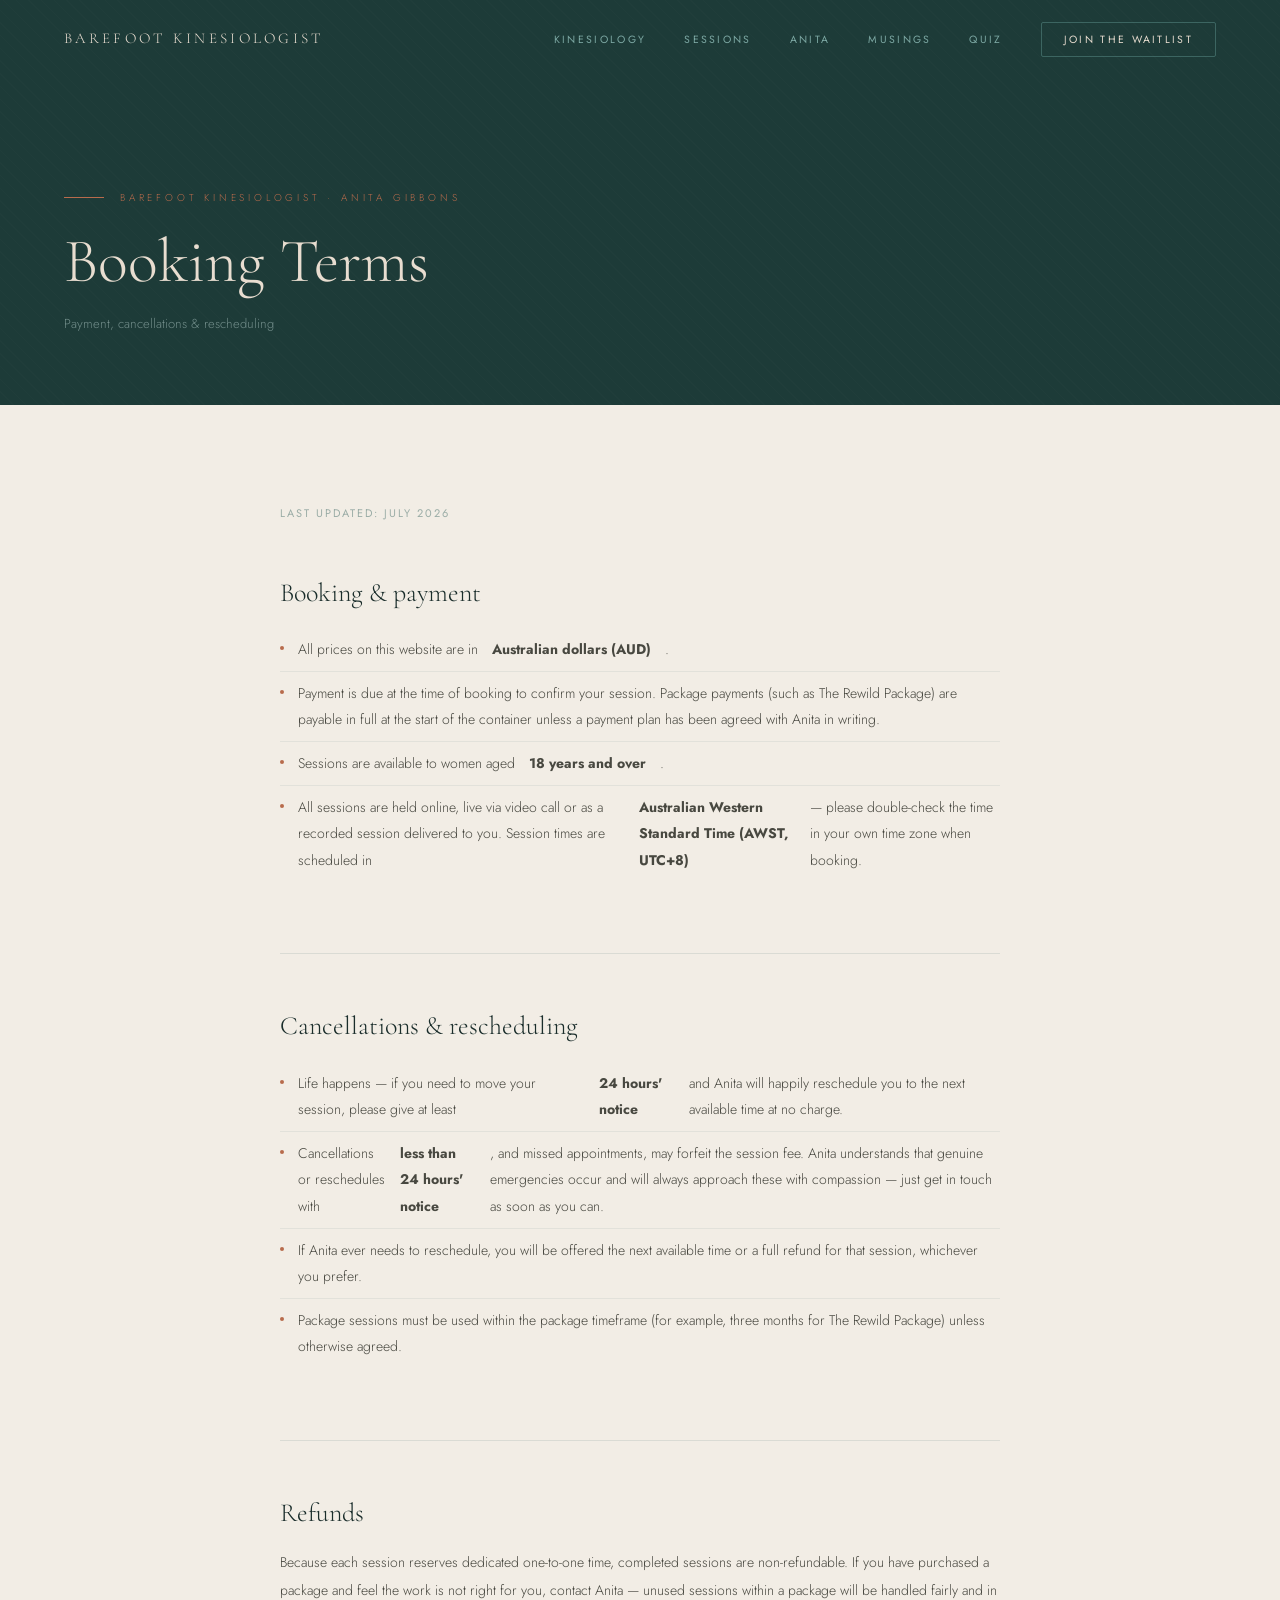
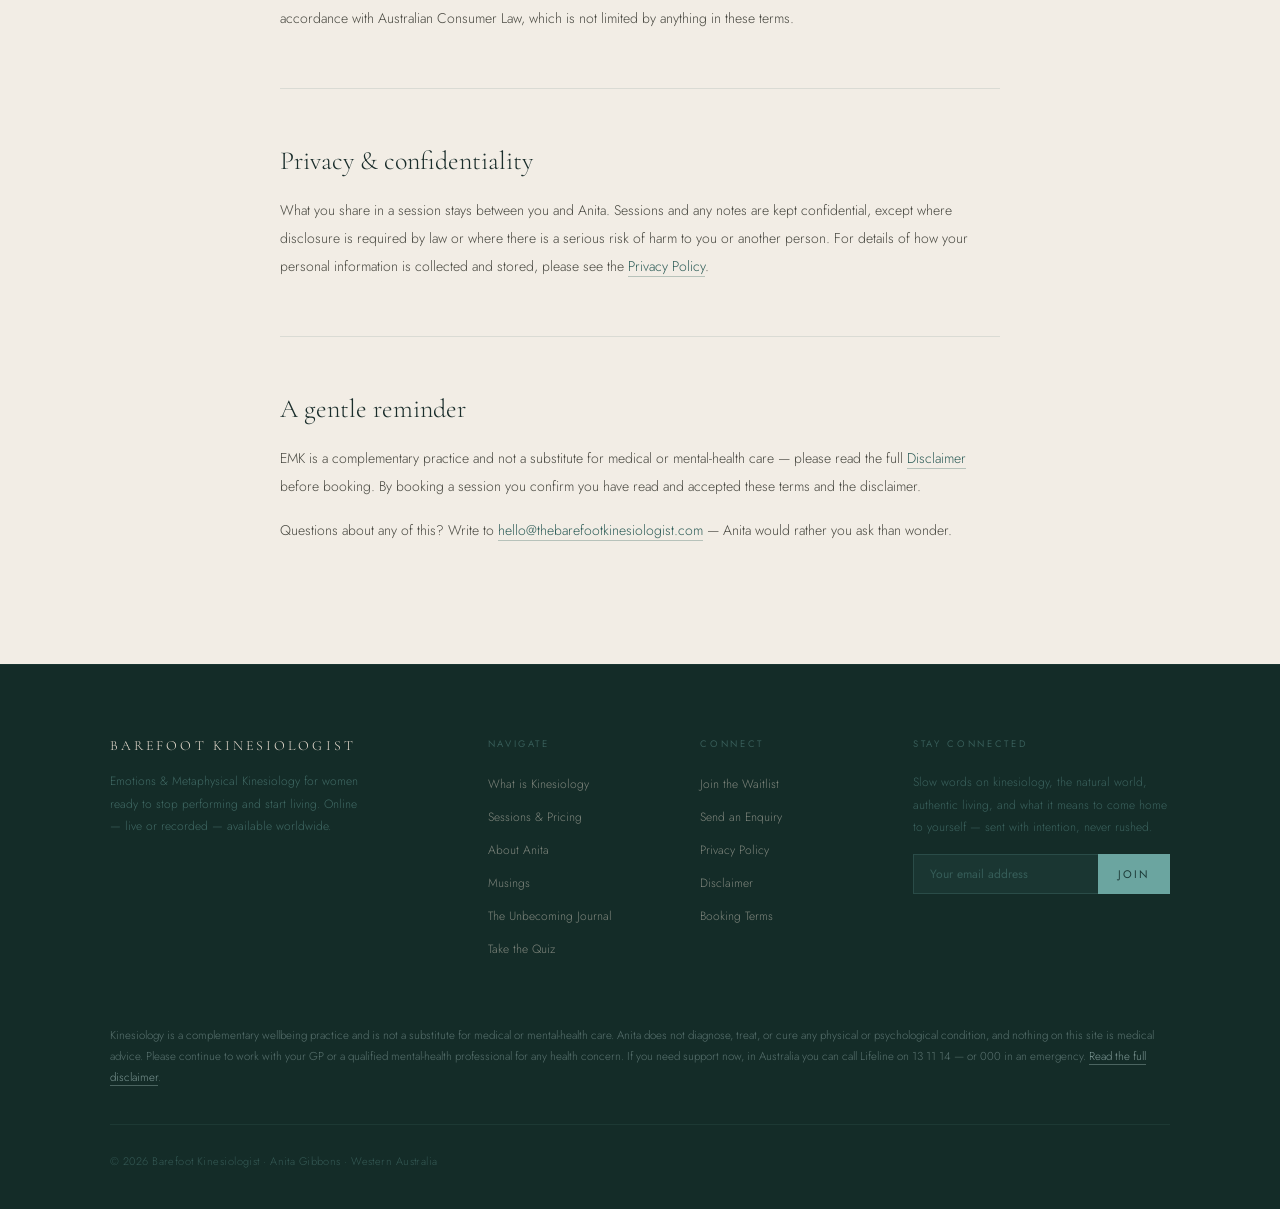
<file: booking-terms.html>
<!DOCTYPE html>
<html lang="en">
<head>
<!-- Google tag (gtag.js) -->
<script async src="https://www.googletagmanager.com/gtag/js?id=G-PWGFHFN387"></script>
<script>
  window.dataLayer = window.dataLayer || [];
  function gtag(){dataLayer.push(arguments);}
  gtag('js', new Date());

  gtag('config', 'G-PWGFHFN387');
</script>
<meta charset="UTF-8">
<meta name="viewport" content="width=device-width, initial-scale=1.0">
<title>Booking Terms &amp; Cancellation Policy · Barefoot Kinesiologist</title>
<meta name="description" content="Payment, cancellation, and rescheduling terms for EMK sessions with Anita Gibbons. All prices in AUD, sessions held online in AWST.">
<link rel="icon" href="favicon.ico">
<link rel="apple-touch-icon" href="apple-touch-icon.png">
<meta property="og:type" content="website">
<meta property="og:site_name" content="Barefoot Kinesiologist">
<meta property="og:title" content="Booking Terms &amp; Cancellation Policy · Barefoot Kinesiologist">
<meta property="og:description" content="Payment, cancellation, and rescheduling terms for EMK sessions with Anita Gibbons. All prices in AUD, sessions held online in AWST.">
<meta property="og:image" content="/og-image.jpg">
<meta name="twitter:card" content="summary_large_image">
<link rel="preconnect" href="https://fonts.googleapis.com">
<link href="https://fonts.googleapis.com/css2?family=Cormorant+Garamond:ital,wght@0,300;0,400;0,500;1,300;1,400;1,500&family=Jost:wght@200;300;400;500&display=swap" rel="stylesheet">
<link rel="stylesheet" href="mobile.css">
<style>
*,*::before,*::after{margin:0;padding:0;box-sizing:border-box;}
html{scroll-behavior:smooth;}
:root{
  --bone:#E8DDD0;--sand:#D4B896;
  --terra:#B86B4C;--terra-l:#C8856A;
  --glass:#6BA5A0;--glass-l:#9DCDC8;--glass-d:#4A8580;
  --weed:#2E5D58;--dark:#1D3B38;--darker:#142C28;
  --cream:#F2EDE5;--cream2:#EDE7DF;
  --serif:'Cormorant Garamond',Georgia,serif;
  --sans:'Jost',sans-serif;
}
body{font-family:var(--sans);background:var(--dark);color:var(--bone);overflow-x:hidden;}
a{text-decoration:none;cursor:pointer;}

nav{position:fixed;top:0;left:0;right:0;z-index:200;padding:26px 64px;display:flex;justify-content:space-between;align-items:center;transition:background .45s,padding .35s,border-color .4s;border-bottom:0.5px solid transparent;}
nav.scrolled{background:rgba(20,44,40,0.96);backdrop-filter:blur(16px);padding:16px 64px;border-color:rgba(107,165,160,0.14);}
.nav-logo{font-family:var(--serif);font-size:15px;font-weight:300;letter-spacing:.22em;text-transform:uppercase;color:var(--bone);}
.nav-links{display:flex;gap:38px;list-style:none;align-items:center;}
.nav-links a{font-size:10.5px;letter-spacing:.22em;text-transform:uppercase;color:rgba(157,205,200,.75);transition:color .3s;}
.nav-links a:hover{color:var(--bone);}
.nav-cta{padding:9px 22px !important;border:0.5px solid rgba(107,165,160,.4) !important;border-radius:2px;color:var(--bone) !important;transition:background .3s,border-color .3s !important;}
.nav-cta:hover{background:rgba(107,165,160,.12) !important;border-color:var(--glass) !important;}

.btn-ghost{display:inline-block;padding:13px 36px;background:transparent;color:var(--bone);font-family:var(--sans);font-size:10.5px;letter-spacing:.28em;text-transform:uppercase;font-weight:300;border-radius:2px;border:0.5px solid rgba(232,221,208,.28);cursor:pointer;transition:border-color .3s,background .3s;}
.btn-ghost:hover{border-color:rgba(232,221,208,.55);background:rgba(232,221,208,.04);}

/* PAGE HERO */
#hero{min-height:45vh;display:flex;flex-direction:column;justify-content:flex-end;position:relative;overflow:hidden;padding:0 64px 72px;}
.hero-grain{position:absolute;inset:0;pointer-events:none;background-image:repeating-linear-gradient(45deg,rgba(255,255,255,.011) 0,rgba(255,255,255,.011) 1px,transparent 1px,transparent 9px);}
.hero-eyebrow{display:flex;align-items:center;gap:16px;margin-bottom:24px;opacity:0;animation:fadeUp .9s .2s forwards;}
.hero-eyebrow-line{width:40px;height:0.5px;background:var(--terra);}
.hero-eyebrow span{font-size:10px;letter-spacing:.38em;text-transform:uppercase;color:var(--terra);font-weight:300;}
.hero-headline{font-family:var(--serif);font-size:clamp(38px,5vw,62px);font-weight:300;line-height:1.05;color:var(--bone);margin-bottom:20px;opacity:0;animation:fadeUp .9s .35s forwards;}
.hero-sub{font-size:13px;font-weight:300;color:rgba(158,184,181,.65);opacity:0;animation:fadeUp .9s .5s forwards;}
@keyframes fadeUp{from{opacity:0;transform:translateY(24px)}to{opacity:1;transform:translateY(0)}}

/* CONTENT */
#content{background:var(--cream);padding:100px 64px 120px;}
.content-inner{max-width:720px;margin:0 auto;}

.policy-section{margin-bottom:56px;padding-bottom:56px;border-bottom:0.5px solid rgba(46,93,88,.12);}
.policy-section:last-child{border-bottom:none;margin-bottom:0;padding-bottom:0;}

.policy-h2{font-family:var(--serif);font-size:26px;font-weight:300;color:#1A2D2B;margin-bottom:20px;line-height:1.2;}
.policy-body{font-size:14px;font-weight:300;line-height:2;color:#484840;margin-bottom:16px;}
.policy-body:last-child{margin-bottom:0;}
.policy-body a{color:var(--weed);border-bottom:0.5px solid rgba(46,93,88,.3);transition:border-color .2s;}
.policy-body a:hover{border-color:var(--weed);}
.policy-body strong{font-weight:400;color:#1A2D2B;}

.policy-list{list-style:none;margin:16px 0;}
.policy-list li{font-size:14px;font-weight:300;line-height:1.9;color:#484840;padding:8px 0;display:flex;align-items:flex-start;gap:14px;border-bottom:0.5px solid rgba(46,93,88,.08);}
.policy-list li:last-child{border-bottom:none;}
.policy-list li::before{content:'';width:4px;height:4px;border-radius:50%;background:var(--terra);flex-shrink:0;margin-top:10px;}

.policy-updated{font-size:11px;letter-spacing:.18em;text-transform:uppercase;color:rgba(46,93,88,.45);margin-bottom:56px;}
.policy-contact-card{background:var(--dark);border-radius:4px;padding:36px;margin-top:32px;}
.policy-contact-eyebrow{font-size:9.5px;letter-spacing:.28em;text-transform:uppercase;color:var(--terra);margin-bottom:16px;}
.policy-contact-name{font-family:var(--serif);font-size:22px;font-weight:300;font-style:italic;color:var(--bone);margin-bottom:8px;}
.policy-contact-detail{font-size:13px;font-weight:300;color:rgba(157,205,200,.65);line-height:1.8;}
.policy-contact-detail a{color:var(--glass);border-bottom:0.5px solid rgba(107,165,160,.35);}

footer{background:var(--darker);padding:72px 64px 40px;border-top:0.5px solid rgba(107,165,160,.08);}
.footer-grid{display:grid;grid-template-columns:2fr 1fr 1fr 1fr;gap:48px;max-width:1060px;margin:0 auto 56px;}
.footer-brand-logo{font-family:var(--serif);font-size:14px;font-weight:300;letter-spacing:.22em;text-transform:uppercase;color:var(--bone);display:block;margin-bottom:16px;}
.footer-tagline{font-size:12px;font-weight:300;line-height:1.85;color:rgba(107,165,160,.5);max-width:260px;}
.footer-col-head{font-size:9.5px;letter-spacing:.28em;text-transform:uppercase;color:rgba(107,165,160,.4);margin-bottom:20px;}
.footer-list{list-style:none;}
.footer-list li{margin-bottom:10px;}
.footer-list a{font-size:12px;font-weight:300;color:rgba(232,221,208,.5);transition:color .3s;}
.footer-list a:hover{color:var(--bone);}
.footer-newsletter-note{font-size:12px;font-weight:300;line-height:1.85;color:rgba(107,165,160,.45);margin-bottom:16px;}
.nl-row{display:flex;gap:0;}
.nl-row input{flex:1;background:rgba(107,165,160,.08);border:0.5px solid rgba(107,165,160,.2);border-right:none;padding:10px 16px;color:var(--bone);font-family:var(--sans);font-size:12px;outline:none;}
.nl-row input::placeholder{color:rgba(107,165,160,.35);}
.nl-row button{background:var(--glass);color:var(--dark);border:none;padding:10px 20px;font-family:var(--sans);font-size:11px;letter-spacing:.18em;text-transform:uppercase;cursor:pointer;transition:background .3s;}
.nl-row button:hover{background:var(--glass-l);}
.footer-bottom{max-width:1060px;margin:0 auto;border-top:0.5px solid rgba(107,165,160,.1);padding-top:28px;display:flex;justify-content:space-between;align-items:center;}
.footer-copy{font-size:11px;font-weight:300;color:rgba(107,165,160,.38);letter-spacing:.04em;}
.footer-socials{display:flex;gap:22px;}
.soc-link{font-size:10px;letter-spacing:.2em;text-transform:uppercase;color:rgba(107,165,160,.42);transition:color .3s;}
.soc-link:hover{color:var(--glass-l);}
</style>
</head>
<body>

<div class="nav-mobile-menu" id="navMobileMenu" style="display:none;">
  <button class="nav-mobile-close" id="navMobileClose" aria-label="Close menu">&#x2715;</button>
  <ul>
      <li><a href="kinesiology.html">Kinesiology</a></li>
      <li><a href="sessions.html">Sessions</a></li>
      <li><a href="about.html">Anita</a></li>
      <li><a href="musings.html">Musings</a></li>
      <li><a href="quiz.html">Quiz</a></li>
    <li><a href="sessions.html" class="nav-mobile-cta">Join the Waitlist</a></li>
  </ul>
</div>

<nav id="main-nav">
  <a href="index.html" class="nav-logo">Barefoot Kinesiologist</a>
  <ul class="nav-links">
    <li><a href="kinesiology.html">Kinesiology</a></li>
    <li><a href="sessions.html">Sessions</a></li>
    <li><a href="about.html">Anita</a></li>
    <li><a href="musings.html">Musings</a></li>
    <li><a href="quiz.html">Quiz</a></li>
    <li><a href="sessions.html" class="nav-cta">Join the Waitlist</a></li>
  </ul>
  <button class="nav-hamburger" id="navHamburger" aria-label="Open menu"><span></span><span></span><span></span></button>
</nav>

<section id="hero">
  <div class="hero-grain"></div>
  <div class="hero-eyebrow"><div class="hero-eyebrow-line"></div><span>Barefoot Kinesiologist &middot; Anita Gibbons</span></div>
  <h1 class="hero-headline">Booking Terms</h1>
  <p class="hero-sub">Payment, cancellations &amp; rescheduling</p>
</section>

<section id="content">
  <div class="content-inner">

    <p class="policy-updated">Last updated: July 2026</p>

    <div class="policy-section">
      <h2 class="policy-h2">Booking &amp; payment</h2>
      <ul class="policy-list">
        <li>All prices on this website are in <strong>Australian dollars (AUD)</strong>.</li>
        <li>Payment is due at the time of booking to confirm your session. Package payments (such as The Rewild Package) are payable in full at the start of the container unless a payment plan has been agreed with Anita in writing.</li>
        <li>Sessions are available to women aged <strong>18 years and over</strong>.</li>
        <li>All sessions are held online, live via video call or as a recorded session delivered to you. Session times are scheduled in <strong>Australian Western Standard Time (AWST, UTC+8)</strong> — please double-check the time in your own time zone when booking.</li>
      </ul>
    </div>

    <div class="policy-section">
      <h2 class="policy-h2">Cancellations &amp; rescheduling</h2>
      <ul class="policy-list">
        <li>Life happens — if you need to move your session, please give at least <strong>24 hours' notice</strong> and Anita will happily reschedule you to the next available time at no charge.</li>
        <li>Cancellations or reschedules with <strong>less than 24 hours' notice</strong>, and missed appointments, may forfeit the session fee. Anita understands that genuine emergencies occur and will always approach these with compassion — just get in touch as soon as you can.</li>
        <li>If Anita ever needs to reschedule, you will be offered the next available time or a full refund for that session, whichever you prefer.</li>
        <li>Package sessions must be used within the package timeframe (for example, three months for The Rewild Package) unless otherwise agreed.</li>
      </ul>
    </div>

    <div class="policy-section">
      <h2 class="policy-h2">Refunds</h2>
      <p class="policy-body">Because each session reserves dedicated one-to-one time, completed sessions are non-refundable. If you have purchased a package and feel the work is not right for you, contact Anita — unused sessions within a package will be handled fairly and in accordance with Australian Consumer Law, which is not limited by anything in these terms.</p>
    </div>

    <div class="policy-section">
      <h2 class="policy-h2">Privacy &amp; confidentiality</h2>
      <p class="policy-body">What you share in a session stays between you and Anita. Sessions and any notes are kept confidential, except where disclosure is required by law or where there is a serious risk of harm to you or another person. For details of how your personal information is collected and stored, please see the <a href="privacy-policy.html">Privacy Policy</a>.</p>
    </div>

    <div class="policy-section">
      <h2 class="policy-h2">A gentle reminder</h2>
      <p class="policy-body">EMK is a complementary practice and not a substitute for medical or mental-health care — please read the full <a href="disclaimer.html">Disclaimer</a> before booking. By booking a session you confirm you have read and accepted these terms and the disclaimer.</p>
      <p class="policy-body">Questions about any of this? Write to <a href="mailto:hello@thebarefootkinesiologist.com">hello@thebarefootkinesiologist.com</a> — Anita would rather you ask than wonder.</p>
    </div>

  </div>
</section>

<footer>
  <div class="footer-grid">
    <div>
      <a href="index.html" class="footer-brand-logo">Barefoot Kinesiologist</a>
      <p class="footer-tagline">Emotions &amp; Metaphysical Kinesiology for women ready to stop performing and start living. Online &mdash; live or recorded &mdash; available worldwide.</p>
    </div>
    <div>
      <div class="footer-col-head">Navigate</div>
      <ul class="footer-list">
        <li><a href="kinesiology.html">What is Kinesiology</a></li>
        <li><a href="sessions.html">Sessions &amp; Pricing</a></li>
        <li><a href="about.html">About Anita</a></li>
        <li><a href="musings.html">Musings</a></li>
        <li><a href="journal-prompts.html">The Unbecoming Journal</a></li>
        <li><a href="quiz.html">Take the Quiz</a></li>
      </ul>
    </div>
    <div>
      <div class="footer-col-head">Connect</div>
      <ul class="footer-list">
        <li><a href="sessions.html">Join the Waitlist</a></li>
        <li><a href="mailto:hello@thebarefootkinesiologist.com" onclick="openEnquiry('');return false;">Send an Enquiry</a></li>
        <li><a href="privacy-policy.html">Privacy Policy</a></li>
        <li><a href="disclaimer.html">Disclaimer</a></li>
        <li><a href="booking-terms.html">Booking Terms</a></li>
      </ul>
    </div>
    <div>
      <div class="footer-col-head">Stay connected</div>
      <p class="footer-newsletter-note">Slow words on kinesiology, the natural world, authentic living, and what it means to come home to yourself &mdash; sent with intention, never rushed.</p>
      <form class="nl-row" name="newsletter" method="POST" data-netlify="true" action="thank-you.html">
        <input type="hidden" name="form-name" value="newsletter">
        <input type="email" name="email" required placeholder="Your email address" aria-label="Email address">
        <button type="submit">Join</button>
      </form>
    </div>
  </div>

  <p class="footer-disclaimer" style="max-width:1060px;margin:0 auto 36px;font-size:11.5px;font-weight:300;line-height:1.8;color:rgba(158,184,181,.5);">
    Kinesiology is a complementary wellbeing practice and is not a substitute for medical or mental-health care. Anita does not diagnose, treat, or cure any physical or psychological condition, and nothing on this site is medical advice. Please continue to work with your GP or a qualified mental-health professional for any health concern. If you need support now, in Australia you can call Lifeline on 13 11 14 &mdash; or 000 in an emergency. <a href="disclaimer.html" style="color:rgba(158,184,181,.75);border-bottom:0.5px solid rgba(158,184,181,.4);">Read the full disclaimer</a>.
  </p>

  <div class="footer-bottom">
    <div class="footer-copy">&copy; 2026 Barefoot Kinesiologist &middot; Anita Gibbons &middot; Western Australia</div>
    <div class="footer-socials"></div>
  </div>
</footer>

<script>
var nav = document.getElementById('main-nav');
window.addEventListener('scroll', function(){ nav.classList.toggle('scrolled', window.scrollY > 60); }, { passive: true });
(function(){
  var hamburger=document.getElementById('navHamburger'); var menu=document.getElementById('navMobileMenu'); var closeBtn=document.getElementById('navMobileClose');
  if(!hamburger||!menu) return;
  function openMenu(){ menu.style.display='flex'; setTimeout(function(){ menu.classList.add('open'); },10); hamburger.classList.add('open'); document.body.style.overflow='hidden'; }
  function closeMenu(){ menu.classList.remove('open'); hamburger.classList.remove('open'); document.body.style.overflow=''; setTimeout(function(){ menu.style.display='none'; },300); }
  hamburger.addEventListener('click', function(){ menu.classList.contains('open')?closeMenu():openMenu(); });
  if(closeBtn) closeBtn.addEventListener('click', closeMenu);
  menu.querySelectorAll('a').forEach(function(a){ a.addEventListener('click', closeMenu); });
})();
</script>

<style>
/* Enquiry pop-up — complete styles (so it works on pages without the waitlist pop-up) */
#enqBackdrop{position:fixed;inset:0;z-index:9000;background:rgba(14,28,26,0.85);backdrop-filter:blur(8px);-webkit-backdrop-filter:blur(8px);display:flex;align-items:center;justify-content:center;padding:24px;opacity:0;pointer-events:none;transition:opacity .35s;font-family:'Jost',sans-serif;}
#enqBackdrop.open{opacity:1;pointer-events:all;}
#enqBackdrop *,#enqBackdrop *::before,#enqBackdrop *::after{box-sizing:border-box;margin:0;padding:0;}
#enqBackdrop .wl-modal{background:#1D3B38;width:100%;max-width:520px;max-height:calc(100vh - 32px);overflow-y:auto;border-radius:4px;border:0.5px solid rgba(107,165,160,.22);position:relative;transform:translateY(32px) scale(0.97);transition:transform .42s cubic-bezier(.22,1,.36,1);}
#enqBackdrop.open .wl-modal{transform:translateY(0) scale(1);}
#enqBackdrop .wl-accent{height:2px;background:linear-gradient(90deg,#B86B4C 0%,#6BA5A0 100%);}
#enqBackdrop .wl-close{position:absolute;top:16px;right:18px;background:none;border:none;cursor:pointer;color:rgba(107,165,160,.38);font-size:18px;line-height:1;transition:color .2s;padding:6px;}
#enqBackdrop .wl-close:hover{color:rgba(107,165,160,.75);}
#enqBackdrop .wl-body{padding:42px 46px 46px;}
#enqBackdrop .wl-eyebrow{font-size:9.5px;letter-spacing:.38em;text-transform:uppercase;color:#B86B4C;margin-bottom:14px;display:flex;align-items:center;gap:14px;}
#enqBackdrop .wl-eyebrow-line{width:28px;height:0.5px;background:#B86B4C;}
#enqBackdrop .wl-title{font-family:'Cormorant Garamond',Georgia,serif;font-size:38px;font-weight:300;font-style:italic;color:#E8DDD0;line-height:1.08;margin-bottom:10px;}
#enqBackdrop .wl-sub{font-size:13px;font-weight:300;line-height:1.85;color:rgba(157,205,200,.6);margin-bottom:30px;}
#enqBackdrop .wl-session-label{display:block;font-size:9.5px;letter-spacing:.22em;text-transform:uppercase;color:rgba(157,205,200,.45);margin-bottom:10px;}
#enqBackdrop .wl-pills{display:flex;flex-wrap:wrap;gap:8px;margin-bottom:28px;}
#enqBackdrop .enq-pill{padding:9px 16px;border-radius:2px;cursor:pointer;font-family:'Jost',sans-serif;font-size:10.5px;font-weight:300;letter-spacing:.12em;text-transform:uppercase;border:0.5px solid rgba(107,165,160,.26);color:rgba(157,205,200,.6);background:transparent;transition:all .2s;}
#enqBackdrop .enq-pill:hover{border-color:#6BA5A0;color:#9DCDC8;}
#enqBackdrop .enq-pill.active{background:rgba(107,165,160,.13);border-color:#6BA5A0;color:#9DCDC8;}
#enqBackdrop .wl-row{margin-bottom:15px;}
#enqBackdrop .wl-row label{display:block;font-size:9.5px;letter-spacing:.2em;text-transform:uppercase;color:rgba(157,205,200,.45);margin-bottom:8px;}
#enqBackdrop .wl-row input,#enqBackdrop .wl-row textarea{width:100%;padding:13px 16px;background:rgba(255,255,255,.04);border:0.5px solid rgba(107,165,160,.24);border-radius:2px;color:#E8DDD0;font-family:'Jost',sans-serif;font-size:13px;font-weight:300;outline:none;transition:border-color .25s;resize:none;}
#enqBackdrop .wl-row input::placeholder,#enqBackdrop .wl-row textarea::placeholder{color:rgba(107,165,160,.28);}
#enqBackdrop .wl-row input:focus,#enqBackdrop .wl-row textarea:focus{border-color:rgba(107,165,160,.55);}
#enqBackdrop .wl-row .wl-error{border-color:rgba(184,107,76,.65);}
#enqBackdrop .wl-submit{width:100%;margin-top:10px;padding:16px;background:#B86B4C;border:none;border-radius:2px;color:#F2EDE5;font-family:'Jost',sans-serif;font-size:10.5px;letter-spacing:.28em;text-transform:uppercase;font-weight:500;cursor:pointer;transition:background .3s,transform .2s;}
#enqBackdrop .wl-submit:hover{background:#C8856A;transform:translateY(-2px);}
#enqBackdrop .wl-note{font-size:11px;font-weight:300;color:rgba(107,165,160,.35);margin-top:14px;text-align:center;line-height:1.65;}
#enqBackdrop .enq-alt{font-size:11px;font-weight:300;color:rgba(107,165,160,.45);margin-top:6px;text-align:center;line-height:1.65;}
#enqBackdrop .enq-alt a{color:rgba(157,205,200,.7);border-bottom:0.5px solid rgba(157,205,200,.35);text-decoration:none;}
#enqBackdrop .wl-success{display:none;text-align:center;padding:64px 46px;}
#enqBackdrop .wl-success.show{display:block;}
#enqBackdrop .wl-success-ring{width:52px;height:52px;border-radius:50%;border:0.5px solid rgba(107,165,160,.38);display:flex;align-items:center;justify-content:center;margin:0 auto 26px;color:#6BA5A0;font-size:22px;}
#enqBackdrop .wl-success-title{font-family:'Cormorant Garamond',Georgia,serif;font-size:34px;font-weight:300;font-style:italic;color:#E8DDD0;margin-bottom:12px;}
#enqBackdrop .wl-success-body{font-size:13px;font-weight:300;line-height:1.85;color:rgba(157,205,200,.6);max-width:320px;margin:0 auto 34px;}
#enqBackdrop .enq-ghost{display:inline-block;padding:15px 42px;background:transparent;color:#E8DDD0;font-family:'Jost',sans-serif;font-size:10.5px;letter-spacing:.28em;text-transform:uppercase;font-weight:300;border-radius:2px;border:0.5px solid rgba(232,221,208,.28);cursor:pointer;transition:border-color .3s,background .3s;}
#enqBackdrop .enq-ghost:hover{border-color:rgba(232,221,208,.55);background:rgba(232,221,208,.04);}
@media (max-width:480px){
  #enqBackdrop .wl-body{padding:28px 20px 32px;}
  #enqBackdrop .wl-title{font-size:30px;}
  #enqBackdrop .wl-success{padding:48px 28px;}
  #enqBackdrop .wl-pills{gap:6px;}
  #enqBackdrop .enq-pill{font-size:9.5px;padding:8px 12px;}
}
</style>

<!-- Netlify form detection (hidden) -->
<form name="enquiry" method="POST" data-netlify="true" netlify-honeypot="bot-field" hidden>
  <input type="text" name="name"><input type="email" name="email">
  <input type="text" name="topic"><textarea name="message"></textarea>
  <input type="text" name="bot-field">
</form>

<div id="enqBackdrop" role="dialog" aria-modal="true" aria-labelledby="enqTitle">
  <div class="wl-modal">
    <div class="wl-accent"></div>
    <button class="wl-close" onclick="closeEnquiry()" aria-label="Close">&#x2715;</button>
    <div id="enqFormView">
      <div class="wl-body">
        <div class="wl-eyebrow"><div class="wl-eyebrow-line"></div>Get in touch</div>
        <h2 class="wl-title" id="enqTitle">Send an enquiry</h2>
        <p class="wl-sub">A question about kinesiology, sessions, or whether this is right for you &mdash; ask Anita anything. She reads every message herself and will reply personally.</p>
        <span class="wl-session-label">What&rsquo;s it about?</span>
        <div class="wl-pills" id="enqPillGroup">
          <button type="button" class="enq-pill" onclick="enqSelectPill(this)">Sessions &amp; pricing</button>
          <button type="button" class="enq-pill" onclick="enqSelectPill(this)">Is this right for me?</button>
          <button type="button" class="enq-pill" onclick="enqSelectPill(this)">Kinesiology questions</button>
          <button type="button" class="enq-pill" onclick="enqSelectPill(this)">Something else</button>
        </div>
        <div class="wl-row">
          <label for="enqName">Your first name</label>
          <input type="text" id="enqName" placeholder="First name" autocomplete="given-name">
        </div>
        <div class="wl-row">
          <label for="enqEmail">Your email address</label>
          <input type="email" id="enqEmail" placeholder="Email address" autocomplete="email">
        </div>
        <div class="wl-row">
          <label for="enqMsg">Your message</label>
          <textarea id="enqMsg" rows="4" placeholder="What would you like to ask?"></textarea>
        </div>
        <button type="button" class="wl-submit" onclick="enqSubmit()">Send to Anita</button>
        <p class="wl-note">No pressure, no obligation. Anita will be in touch personally.</p>
        <p class="enq-alt">Prefer email? <a href="mailto:hello@thebarefootkinesiologist.com">hello@thebarefootkinesiologist.com</a></p>
      </div>
    </div>
    <div class="wl-success" id="enqSuccess">
      <div class="wl-success-ring">&#x2713;</div>
      <h3 class="wl-success-title">Your message is on its way.</h3>
      <p class="wl-success-body">Thank you for reaching out. Anita will reply personally, usually within a few days. In the meantime, keep exploring.</p>
      <button type="button" class="enq-ghost" onclick="closeEnquiry()">Continue reading</button>
    </div>
  </div>
</div>

<script>
var enqTopic = '';
function openEnquiry(topic) {
  enqTopic = topic || '';
  document.querySelectorAll('.enq-pill').forEach(function(p){
    p.classList.toggle('active', p.textContent.trim() === enqTopic);
  });
  document.getElementById('enqBackdrop').classList.add('open');
  document.body.style.overflow = 'hidden';
  setTimeout(function(){ var n = document.getElementById('enqName'); if (n) n.focus(); }, 350);
}
function closeEnquiry() {
  var bd = document.getElementById('enqBackdrop');
  if (!bd || !bd.classList.contains('open')) return;
  bd.classList.remove('open');
  document.body.style.overflow = '';
  setTimeout(function(){
    document.getElementById('enqFormView').style.display = '';
    document.getElementById('enqSuccess').classList.remove('show');
    ['enqName','enqEmail','enqMsg'].forEach(function(id){
      var el = document.getElementById(id); el.value = ''; el.classList.remove('wl-error');
    });
    document.querySelectorAll('.enq-pill').forEach(function(p){ p.classList.remove('active'); });
    enqTopic = '';
  }, 400);
}
function enqSelectPill(el) {
  document.querySelectorAll('.enq-pill').forEach(function(p){ p.classList.remove('active'); });
  el.classList.add('active');
  enqTopic = el.textContent.trim();
}
function enqSubmit() {
  var nEl = document.getElementById('enqName');
  var eEl = document.getElementById('enqEmail');
  var mEl = document.getElementById('enqMsg');
  var name = nEl.value.trim(), email = eEl.value.trim(), msg = mEl.value.trim();
  var emailOk = /^[^\s@]+@[^\s@]+\.[^\s@]+$/.test(email);
  nEl.classList.toggle('wl-error', !name);
  eEl.classList.toggle('wl-error', !emailOk);
  mEl.classList.toggle('wl-error', !msg);
  if (!name || !emailOk || !msg) return;
  var payload = new URLSearchParams({
    'form-name': 'enquiry',
    'name': name,
    'email': email,
    'topic': enqTopic || 'General',
    'message': msg
  }).toString();
  fetch('/', {
    method: 'POST',
    headers: { 'Content-Type': 'application/x-www-form-urlencoded' },
    body: payload
  }).catch(function (err) { console.error('Enquiry submit error:', err); });
  document.getElementById('enqFormView').style.display = 'none';
  document.getElementById('enqSuccess').classList.add('show');
}
(function(){
  var bd = document.getElementById('enqBackdrop');
  if (bd) bd.addEventListener('click', function(e){ if (e.target === this) closeEnquiry(); });
  document.addEventListener('keydown', function(e){ if (e.key === 'Escape') closeEnquiry(); });
})();
</script>
<!-- ===================== END ENQUIRY POP-UP ===================== -->

</body>
</html>
</file>
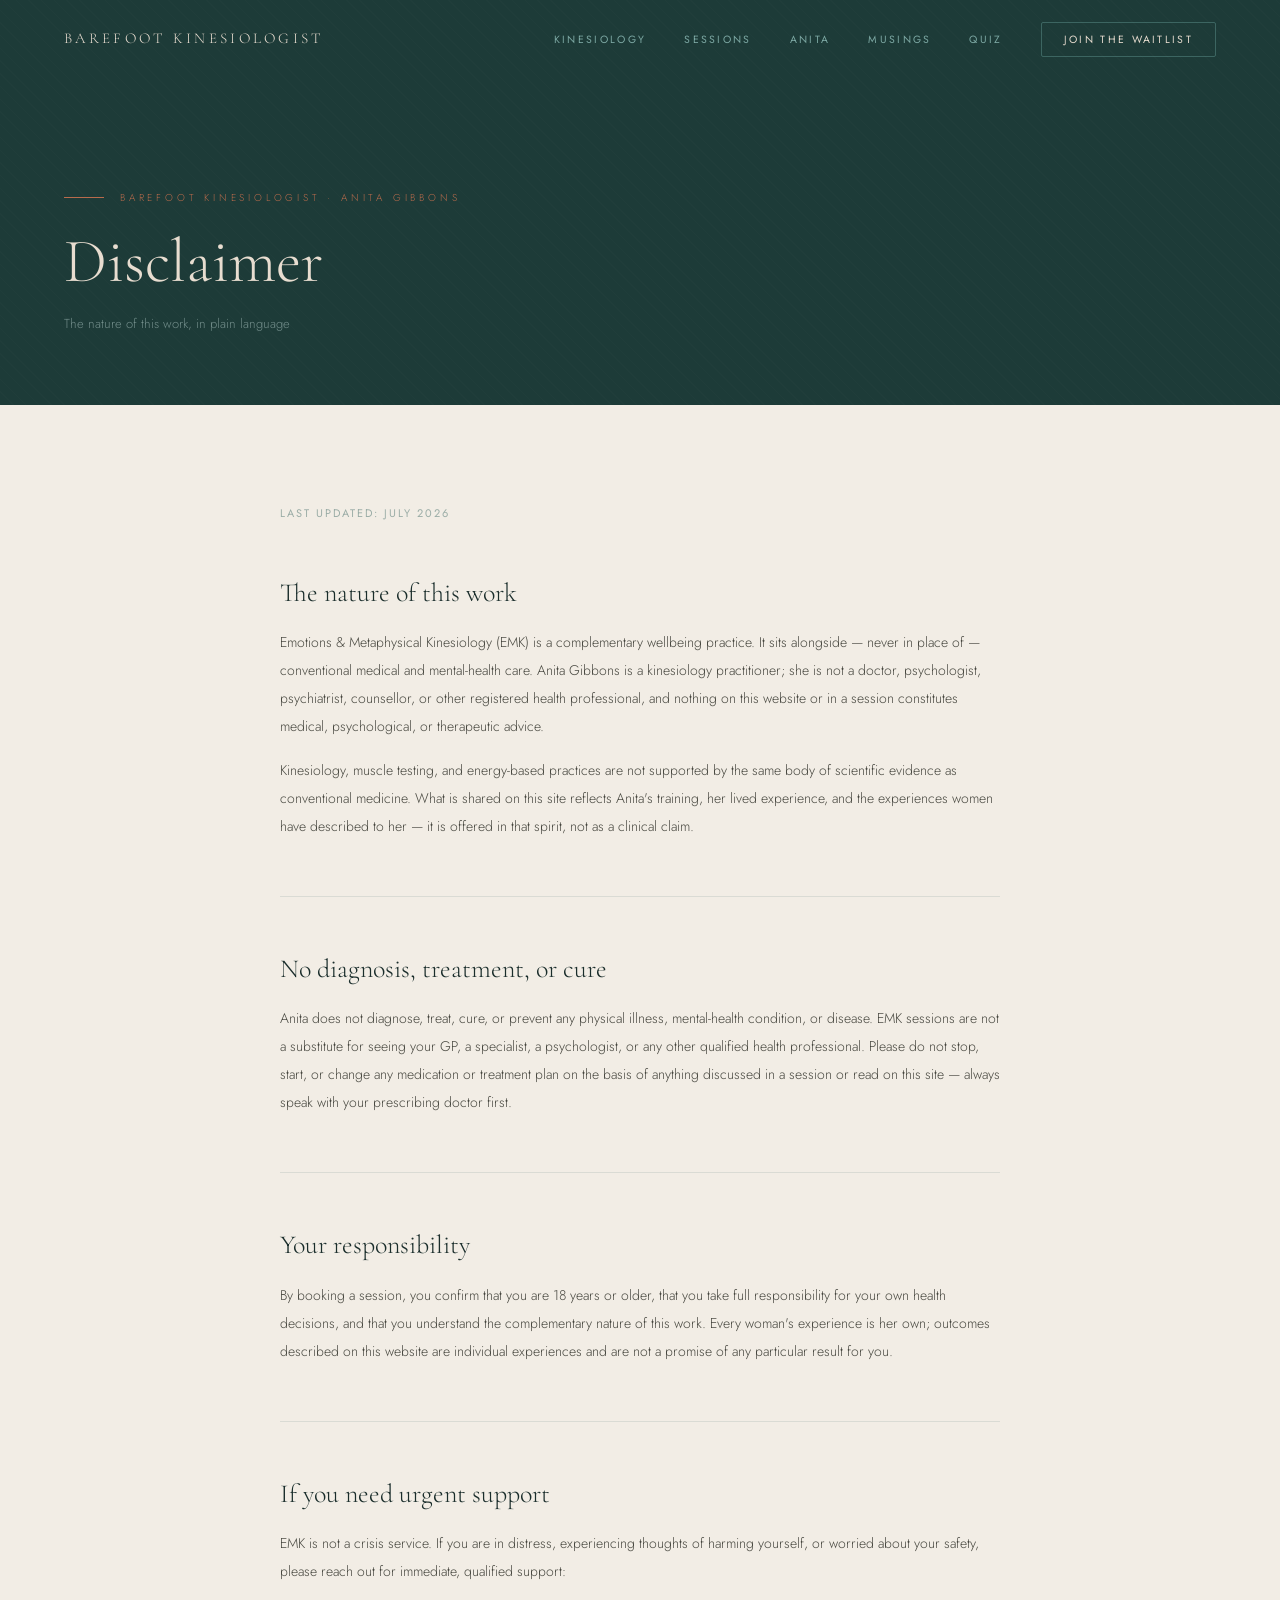
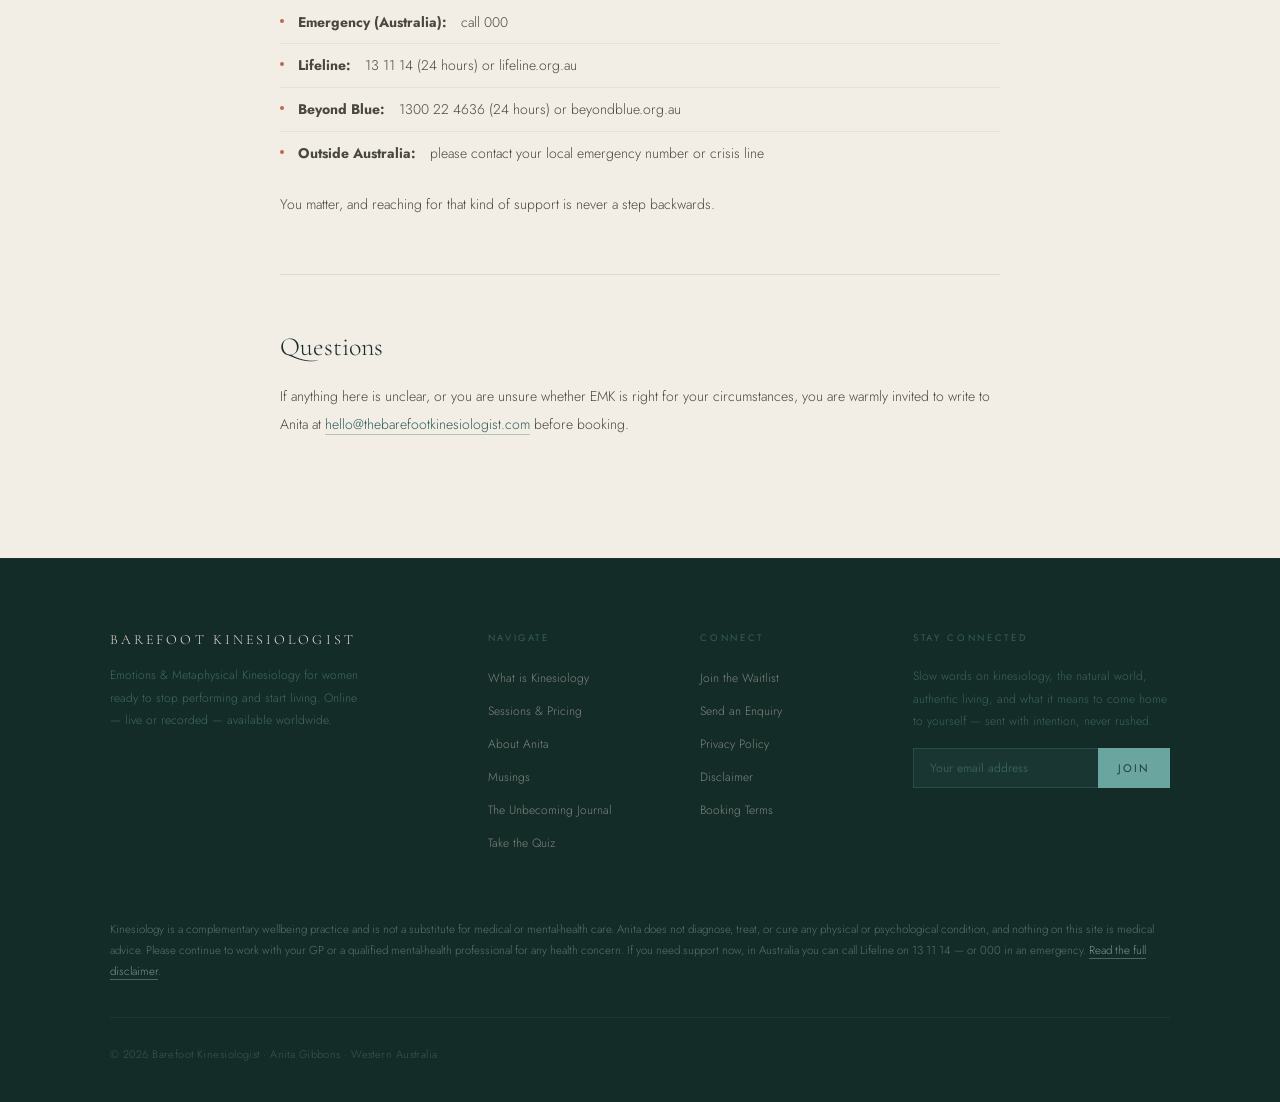
<file: disclaimer.html>
<!DOCTYPE html>
<html lang="en">
<head>
<!-- Google tag (gtag.js) -->
<script async src="https://www.googletagmanager.com/gtag/js?id=G-PWGFHFN387"></script>
<script>
  window.dataLayer = window.dataLayer || [];
  function gtag(){dataLayer.push(arguments);}
  gtag('js', new Date());

  gtag('config', 'G-PWGFHFN387');
</script>
<meta charset="UTF-8">
<meta name="viewport" content="width=device-width, initial-scale=1.0">
<title>Disclaimer · Barefoot Kinesiologist</title>
<meta name="description" content="Important information about the nature and limits of kinesiology as a complementary practice, and where to find urgent support.">
<link rel="icon" href="favicon.ico">
<link rel="apple-touch-icon" href="apple-touch-icon.png">
<meta property="og:type" content="website">
<meta property="og:site_name" content="Barefoot Kinesiologist">
<meta property="og:title" content="Disclaimer · Barefoot Kinesiologist">
<meta property="og:description" content="Important information about the nature and limits of kinesiology as a complementary practice, and where to find urgent support.">
<meta property="og:image" content="/og-image.jpg">
<meta name="twitter:card" content="summary_large_image">
<link rel="preconnect" href="https://fonts.googleapis.com">
<link href="https://fonts.googleapis.com/css2?family=Cormorant+Garamond:ital,wght@0,300;0,400;0,500;1,300;1,400;1,500&family=Jost:wght@200;300;400;500&display=swap" rel="stylesheet">
<link rel="stylesheet" href="mobile.css">
<style>
*,*::before,*::after{margin:0;padding:0;box-sizing:border-box;}
html{scroll-behavior:smooth;}
:root{
  --bone:#E8DDD0;--sand:#D4B896;
  --terra:#B86B4C;--terra-l:#C8856A;
  --glass:#6BA5A0;--glass-l:#9DCDC8;--glass-d:#4A8580;
  --weed:#2E5D58;--dark:#1D3B38;--darker:#142C28;
  --cream:#F2EDE5;--cream2:#EDE7DF;
  --serif:'Cormorant Garamond',Georgia,serif;
  --sans:'Jost',sans-serif;
}
body{font-family:var(--sans);background:var(--dark);color:var(--bone);overflow-x:hidden;}
a{text-decoration:none;cursor:pointer;}

nav{position:fixed;top:0;left:0;right:0;z-index:200;padding:26px 64px;display:flex;justify-content:space-between;align-items:center;transition:background .45s,padding .35s,border-color .4s;border-bottom:0.5px solid transparent;}
nav.scrolled{background:rgba(20,44,40,0.96);backdrop-filter:blur(16px);padding:16px 64px;border-color:rgba(107,165,160,0.14);}
.nav-logo{font-family:var(--serif);font-size:15px;font-weight:300;letter-spacing:.22em;text-transform:uppercase;color:var(--bone);}
.nav-links{display:flex;gap:38px;list-style:none;align-items:center;}
.nav-links a{font-size:10.5px;letter-spacing:.22em;text-transform:uppercase;color:rgba(157,205,200,.75);transition:color .3s;}
.nav-links a:hover{color:var(--bone);}
.nav-cta{padding:9px 22px !important;border:0.5px solid rgba(107,165,160,.4) !important;border-radius:2px;color:var(--bone) !important;transition:background .3s,border-color .3s !important;}
.nav-cta:hover{background:rgba(107,165,160,.12) !important;border-color:var(--glass) !important;}

.btn-ghost{display:inline-block;padding:13px 36px;background:transparent;color:var(--bone);font-family:var(--sans);font-size:10.5px;letter-spacing:.28em;text-transform:uppercase;font-weight:300;border-radius:2px;border:0.5px solid rgba(232,221,208,.28);cursor:pointer;transition:border-color .3s,background .3s;}
.btn-ghost:hover{border-color:rgba(232,221,208,.55);background:rgba(232,221,208,.04);}

/* PAGE HERO */
#hero{min-height:45vh;display:flex;flex-direction:column;justify-content:flex-end;position:relative;overflow:hidden;padding:0 64px 72px;}
.hero-grain{position:absolute;inset:0;pointer-events:none;background-image:repeating-linear-gradient(45deg,rgba(255,255,255,.011) 0,rgba(255,255,255,.011) 1px,transparent 1px,transparent 9px);}
.hero-eyebrow{display:flex;align-items:center;gap:16px;margin-bottom:24px;opacity:0;animation:fadeUp .9s .2s forwards;}
.hero-eyebrow-line{width:40px;height:0.5px;background:var(--terra);}
.hero-eyebrow span{font-size:10px;letter-spacing:.38em;text-transform:uppercase;color:var(--terra);font-weight:300;}
.hero-headline{font-family:var(--serif);font-size:clamp(38px,5vw,62px);font-weight:300;line-height:1.05;color:var(--bone);margin-bottom:20px;opacity:0;animation:fadeUp .9s .35s forwards;}
.hero-sub{font-size:13px;font-weight:300;color:rgba(158,184,181,.65);opacity:0;animation:fadeUp .9s .5s forwards;}
@keyframes fadeUp{from{opacity:0;transform:translateY(24px)}to{opacity:1;transform:translateY(0)}}

/* CONTENT */
#content{background:var(--cream);padding:100px 64px 120px;}
.content-inner{max-width:720px;margin:0 auto;}

.policy-section{margin-bottom:56px;padding-bottom:56px;border-bottom:0.5px solid rgba(46,93,88,.12);}
.policy-section:last-child{border-bottom:none;margin-bottom:0;padding-bottom:0;}

.policy-h2{font-family:var(--serif);font-size:26px;font-weight:300;color:#1A2D2B;margin-bottom:20px;line-height:1.2;}
.policy-body{font-size:14px;font-weight:300;line-height:2;color:#484840;margin-bottom:16px;}
.policy-body:last-child{margin-bottom:0;}
.policy-body a{color:var(--weed);border-bottom:0.5px solid rgba(46,93,88,.3);transition:border-color .2s;}
.policy-body a:hover{border-color:var(--weed);}
.policy-body strong{font-weight:400;color:#1A2D2B;}

.policy-list{list-style:none;margin:16px 0;}
.policy-list li{font-size:14px;font-weight:300;line-height:1.9;color:#484840;padding:8px 0;display:flex;align-items:flex-start;gap:14px;border-bottom:0.5px solid rgba(46,93,88,.08);}
.policy-list li:last-child{border-bottom:none;}
.policy-list li::before{content:'';width:4px;height:4px;border-radius:50%;background:var(--terra);flex-shrink:0;margin-top:10px;}

.policy-updated{font-size:11px;letter-spacing:.18em;text-transform:uppercase;color:rgba(46,93,88,.45);margin-bottom:56px;}
.policy-contact-card{background:var(--dark);border-radius:4px;padding:36px;margin-top:32px;}
.policy-contact-eyebrow{font-size:9.5px;letter-spacing:.28em;text-transform:uppercase;color:var(--terra);margin-bottom:16px;}
.policy-contact-name{font-family:var(--serif);font-size:22px;font-weight:300;font-style:italic;color:var(--bone);margin-bottom:8px;}
.policy-contact-detail{font-size:13px;font-weight:300;color:rgba(157,205,200,.65);line-height:1.8;}
.policy-contact-detail a{color:var(--glass);border-bottom:0.5px solid rgba(107,165,160,.35);}

footer{background:var(--darker);padding:72px 64px 40px;border-top:0.5px solid rgba(107,165,160,.08);}
.footer-grid{display:grid;grid-template-columns:2fr 1fr 1fr 1fr;gap:48px;max-width:1060px;margin:0 auto 56px;}
.footer-brand-logo{font-family:var(--serif);font-size:14px;font-weight:300;letter-spacing:.22em;text-transform:uppercase;color:var(--bone);display:block;margin-bottom:16px;}
.footer-tagline{font-size:12px;font-weight:300;line-height:1.85;color:rgba(107,165,160,.5);max-width:260px;}
.footer-col-head{font-size:9.5px;letter-spacing:.28em;text-transform:uppercase;color:rgba(107,165,160,.4);margin-bottom:20px;}
.footer-list{list-style:none;}
.footer-list li{margin-bottom:10px;}
.footer-list a{font-size:12px;font-weight:300;color:rgba(232,221,208,.5);transition:color .3s;}
.footer-list a:hover{color:var(--bone);}
.footer-newsletter-note{font-size:12px;font-weight:300;line-height:1.85;color:rgba(107,165,160,.45);margin-bottom:16px;}
.nl-row{display:flex;gap:0;}
.nl-row input{flex:1;background:rgba(107,165,160,.08);border:0.5px solid rgba(107,165,160,.2);border-right:none;padding:10px 16px;color:var(--bone);font-family:var(--sans);font-size:12px;outline:none;}
.nl-row input::placeholder{color:rgba(107,165,160,.35);}
.nl-row button{background:var(--glass);color:var(--dark);border:none;padding:10px 20px;font-family:var(--sans);font-size:11px;letter-spacing:.18em;text-transform:uppercase;cursor:pointer;transition:background .3s;}
.nl-row button:hover{background:var(--glass-l);}
.footer-bottom{max-width:1060px;margin:0 auto;border-top:0.5px solid rgba(107,165,160,.1);padding-top:28px;display:flex;justify-content:space-between;align-items:center;}
.footer-copy{font-size:11px;font-weight:300;color:rgba(107,165,160,.38);letter-spacing:.04em;}
.footer-socials{display:flex;gap:22px;}
.soc-link{font-size:10px;letter-spacing:.2em;text-transform:uppercase;color:rgba(107,165,160,.42);transition:color .3s;}
.soc-link:hover{color:var(--glass-l);}
</style>
</head>
<body>

<div class="nav-mobile-menu" id="navMobileMenu" style="display:none;">
  <button class="nav-mobile-close" id="navMobileClose" aria-label="Close menu">&#x2715;</button>
  <ul>
      <li><a href="kinesiology.html">Kinesiology</a></li>
      <li><a href="sessions.html">Sessions</a></li>
      <li><a href="about.html">Anita</a></li>
      <li><a href="musings.html">Musings</a></li>
      <li><a href="quiz.html">Quiz</a></li>
    <li><a href="sessions.html" class="nav-mobile-cta">Join the Waitlist</a></li>
  </ul>
</div>

<nav id="main-nav">
  <a href="index.html" class="nav-logo">Barefoot Kinesiologist</a>
  <ul class="nav-links">
    <li><a href="kinesiology.html">Kinesiology</a></li>
    <li><a href="sessions.html">Sessions</a></li>
    <li><a href="about.html">Anita</a></li>
    <li><a href="musings.html">Musings</a></li>
    <li><a href="quiz.html">Quiz</a></li>
    <li><a href="sessions.html" class="nav-cta">Join the Waitlist</a></li>
  </ul>
  <button class="nav-hamburger" id="navHamburger" aria-label="Open menu"><span></span><span></span><span></span></button>
</nav>

<section id="hero">
  <div class="hero-grain"></div>
  <div class="hero-eyebrow"><div class="hero-eyebrow-line"></div><span>Barefoot Kinesiologist &middot; Anita Gibbons</span></div>
  <h1 class="hero-headline">Disclaimer</h1>
  <p class="hero-sub">The nature of this work, in plain language</p>
</section>

<section id="content">
  <div class="content-inner">

    <p class="policy-updated">Last updated: July 2026</p>

    <div class="policy-section">
      <h2 class="policy-h2">The nature of this work</h2>
      <p class="policy-body">Emotions &amp; Metaphysical Kinesiology (EMK) is a complementary wellbeing practice. It sits alongside — never in place of — conventional medical and mental-health care. Anita Gibbons is a kinesiology practitioner; she is not a doctor, psychologist, psychiatrist, counsellor, or other registered health professional, and nothing on this website or in a session constitutes medical, psychological, or therapeutic advice.</p>
      <p class="policy-body">Kinesiology, muscle testing, and energy-based practices are not supported by the same body of scientific evidence as conventional medicine. What is shared on this site reflects Anita's training, her lived experience, and the experiences women have described to her — it is offered in that spirit, not as a clinical claim.</p>
    </div>

    <div class="policy-section">
      <h2 class="policy-h2">No diagnosis, treatment, or cure</h2>
      <p class="policy-body">Anita does not diagnose, treat, cure, or prevent any physical illness, mental-health condition, or disease. EMK sessions are not a substitute for seeing your GP, a specialist, a psychologist, or any other qualified health professional. Please do not stop, start, or change any medication or treatment plan on the basis of anything discussed in a session or read on this site — always speak with your prescribing doctor first.</p>
    </div>

    <div class="policy-section">
      <h2 class="policy-h2">Your responsibility</h2>
      <p class="policy-body">By booking a session, you confirm that you are 18 years or older, that you take full responsibility for your own health decisions, and that you understand the complementary nature of this work. Every woman's experience is her own; outcomes described on this website are individual experiences and are not a promise of any particular result for you.</p>
    </div>

    <div class="policy-section">
      <h2 class="policy-h2">If you need urgent support</h2>
      <p class="policy-body">EMK is not a crisis service. If you are in distress, experiencing thoughts of harming yourself, or worried about your safety, please reach out for immediate, qualified support:</p>
      <ul class="policy-list">
        <li><strong>Emergency (Australia):</strong> call 000</li>
        <li><strong>Lifeline:</strong> 13 11 14 (24 hours) or lifeline.org.au</li>
        <li><strong>Beyond Blue:</strong> 1300 22 4636 (24 hours) or beyondblue.org.au</li>
        <li><strong>Outside Australia:</strong> please contact your local emergency number or crisis line</li>
      </ul>
      <p class="policy-body">You matter, and reaching for that kind of support is never a step backwards.</p>
    </div>

    <div class="policy-section">
      <h2 class="policy-h2">Questions</h2>
      <p class="policy-body">If anything here is unclear, or you are unsure whether EMK is right for your circumstances, you are warmly invited to write to Anita at <a href="mailto:hello@thebarefootkinesiologist.com">hello@thebarefootkinesiologist.com</a> before booking.</p>
    </div>

  </div>
</section>

<footer>
  <div class="footer-grid">
    <div>
      <a href="index.html" class="footer-brand-logo">Barefoot Kinesiologist</a>
      <p class="footer-tagline">Emotions &amp; Metaphysical Kinesiology for women ready to stop performing and start living. Online &mdash; live or recorded &mdash; available worldwide.</p>
    </div>
    <div>
      <div class="footer-col-head">Navigate</div>
      <ul class="footer-list">
        <li><a href="kinesiology.html">What is Kinesiology</a></li>
        <li><a href="sessions.html">Sessions &amp; Pricing</a></li>
        <li><a href="about.html">About Anita</a></li>
        <li><a href="musings.html">Musings</a></li>
        <li><a href="journal-prompts.html">The Unbecoming Journal</a></li>
        <li><a href="quiz.html">Take the Quiz</a></li>
      </ul>
    </div>
    <div>
      <div class="footer-col-head">Connect</div>
      <ul class="footer-list">
        <li><a href="sessions.html">Join the Waitlist</a></li>
        <li><a href="mailto:hello@thebarefootkinesiologist.com" onclick="openEnquiry('');return false;">Send an Enquiry</a></li>
        <li><a href="privacy-policy.html">Privacy Policy</a></li>
        <li><a href="disclaimer.html">Disclaimer</a></li>
        <li><a href="booking-terms.html">Booking Terms</a></li>
      </ul>
    </div>
    <div>
      <div class="footer-col-head">Stay connected</div>
      <p class="footer-newsletter-note">Slow words on kinesiology, the natural world, authentic living, and what it means to come home to yourself &mdash; sent with intention, never rushed.</p>
      <form class="nl-row" name="newsletter" method="POST" data-netlify="true" action="thank-you.html">
        <input type="hidden" name="form-name" value="newsletter">
        <input type="email" name="email" required placeholder="Your email address" aria-label="Email address">
        <button type="submit">Join</button>
      </form>
    </div>
  </div>

  <p class="footer-disclaimer" style="max-width:1060px;margin:0 auto 36px;font-size:11.5px;font-weight:300;line-height:1.8;color:rgba(158,184,181,.5);">
    Kinesiology is a complementary wellbeing practice and is not a substitute for medical or mental-health care. Anita does not diagnose, treat, or cure any physical or psychological condition, and nothing on this site is medical advice. Please continue to work with your GP or a qualified mental-health professional for any health concern. If you need support now, in Australia you can call Lifeline on 13 11 14 &mdash; or 000 in an emergency. <a href="disclaimer.html" style="color:rgba(158,184,181,.75);border-bottom:0.5px solid rgba(158,184,181,.4);">Read the full disclaimer</a>.
  </p>

  <div class="footer-bottom">
    <div class="footer-copy">&copy; 2026 Barefoot Kinesiologist &middot; Anita Gibbons &middot; Western Australia</div>
    <div class="footer-socials"></div>
  </div>
</footer>

<script>
var nav = document.getElementById('main-nav');
window.addEventListener('scroll', function(){ nav.classList.toggle('scrolled', window.scrollY > 60); }, { passive: true });
(function(){
  var hamburger=document.getElementById('navHamburger'); var menu=document.getElementById('navMobileMenu'); var closeBtn=document.getElementById('navMobileClose');
  if(!hamburger||!menu) return;
  function openMenu(){ menu.style.display='flex'; setTimeout(function(){ menu.classList.add('open'); },10); hamburger.classList.add('open'); document.body.style.overflow='hidden'; }
  function closeMenu(){ menu.classList.remove('open'); hamburger.classList.remove('open'); document.body.style.overflow=''; setTimeout(function(){ menu.style.display='none'; },300); }
  hamburger.addEventListener('click', function(){ menu.classList.contains('open')?closeMenu():openMenu(); });
  if(closeBtn) closeBtn.addEventListener('click', closeMenu);
  menu.querySelectorAll('a').forEach(function(a){ a.addEventListener('click', closeMenu); });
})();
</script>

<style>
/* Enquiry pop-up — complete styles (so it works on pages without the waitlist pop-up) */
#enqBackdrop{position:fixed;inset:0;z-index:9000;background:rgba(14,28,26,0.85);backdrop-filter:blur(8px);-webkit-backdrop-filter:blur(8px);display:flex;align-items:center;justify-content:center;padding:24px;opacity:0;pointer-events:none;transition:opacity .35s;font-family:'Jost',sans-serif;}
#enqBackdrop.open{opacity:1;pointer-events:all;}
#enqBackdrop *,#enqBackdrop *::before,#enqBackdrop *::after{box-sizing:border-box;margin:0;padding:0;}
#enqBackdrop .wl-modal{background:#1D3B38;width:100%;max-width:520px;max-height:calc(100vh - 32px);overflow-y:auto;border-radius:4px;border:0.5px solid rgba(107,165,160,.22);position:relative;transform:translateY(32px) scale(0.97);transition:transform .42s cubic-bezier(.22,1,.36,1);}
#enqBackdrop.open .wl-modal{transform:translateY(0) scale(1);}
#enqBackdrop .wl-accent{height:2px;background:linear-gradient(90deg,#B86B4C 0%,#6BA5A0 100%);}
#enqBackdrop .wl-close{position:absolute;top:16px;right:18px;background:none;border:none;cursor:pointer;color:rgba(107,165,160,.38);font-size:18px;line-height:1;transition:color .2s;padding:6px;}
#enqBackdrop .wl-close:hover{color:rgba(107,165,160,.75);}
#enqBackdrop .wl-body{padding:42px 46px 46px;}
#enqBackdrop .wl-eyebrow{font-size:9.5px;letter-spacing:.38em;text-transform:uppercase;color:#B86B4C;margin-bottom:14px;display:flex;align-items:center;gap:14px;}
#enqBackdrop .wl-eyebrow-line{width:28px;height:0.5px;background:#B86B4C;}
#enqBackdrop .wl-title{font-family:'Cormorant Garamond',Georgia,serif;font-size:38px;font-weight:300;font-style:italic;color:#E8DDD0;line-height:1.08;margin-bottom:10px;}
#enqBackdrop .wl-sub{font-size:13px;font-weight:300;line-height:1.85;color:rgba(157,205,200,.6);margin-bottom:30px;}
#enqBackdrop .wl-session-label{display:block;font-size:9.5px;letter-spacing:.22em;text-transform:uppercase;color:rgba(157,205,200,.45);margin-bottom:10px;}
#enqBackdrop .wl-pills{display:flex;flex-wrap:wrap;gap:8px;margin-bottom:28px;}
#enqBackdrop .enq-pill{padding:9px 16px;border-radius:2px;cursor:pointer;font-family:'Jost',sans-serif;font-size:10.5px;font-weight:300;letter-spacing:.12em;text-transform:uppercase;border:0.5px solid rgba(107,165,160,.26);color:rgba(157,205,200,.6);background:transparent;transition:all .2s;}
#enqBackdrop .enq-pill:hover{border-color:#6BA5A0;color:#9DCDC8;}
#enqBackdrop .enq-pill.active{background:rgba(107,165,160,.13);border-color:#6BA5A0;color:#9DCDC8;}
#enqBackdrop .wl-row{margin-bottom:15px;}
#enqBackdrop .wl-row label{display:block;font-size:9.5px;letter-spacing:.2em;text-transform:uppercase;color:rgba(157,205,200,.45);margin-bottom:8px;}
#enqBackdrop .wl-row input,#enqBackdrop .wl-row textarea{width:100%;padding:13px 16px;background:rgba(255,255,255,.04);border:0.5px solid rgba(107,165,160,.24);border-radius:2px;color:#E8DDD0;font-family:'Jost',sans-serif;font-size:13px;font-weight:300;outline:none;transition:border-color .25s;resize:none;}
#enqBackdrop .wl-row input::placeholder,#enqBackdrop .wl-row textarea::placeholder{color:rgba(107,165,160,.28);}
#enqBackdrop .wl-row input:focus,#enqBackdrop .wl-row textarea:focus{border-color:rgba(107,165,160,.55);}
#enqBackdrop .wl-row .wl-error{border-color:rgba(184,107,76,.65);}
#enqBackdrop .wl-submit{width:100%;margin-top:10px;padding:16px;background:#B86B4C;border:none;border-radius:2px;color:#F2EDE5;font-family:'Jost',sans-serif;font-size:10.5px;letter-spacing:.28em;text-transform:uppercase;font-weight:500;cursor:pointer;transition:background .3s,transform .2s;}
#enqBackdrop .wl-submit:hover{background:#C8856A;transform:translateY(-2px);}
#enqBackdrop .wl-note{font-size:11px;font-weight:300;color:rgba(107,165,160,.35);margin-top:14px;text-align:center;line-height:1.65;}
#enqBackdrop .enq-alt{font-size:11px;font-weight:300;color:rgba(107,165,160,.45);margin-top:6px;text-align:center;line-height:1.65;}
#enqBackdrop .enq-alt a{color:rgba(157,205,200,.7);border-bottom:0.5px solid rgba(157,205,200,.35);text-decoration:none;}
#enqBackdrop .wl-success{display:none;text-align:center;padding:64px 46px;}
#enqBackdrop .wl-success.show{display:block;}
#enqBackdrop .wl-success-ring{width:52px;height:52px;border-radius:50%;border:0.5px solid rgba(107,165,160,.38);display:flex;align-items:center;justify-content:center;margin:0 auto 26px;color:#6BA5A0;font-size:22px;}
#enqBackdrop .wl-success-title{font-family:'Cormorant Garamond',Georgia,serif;font-size:34px;font-weight:300;font-style:italic;color:#E8DDD0;margin-bottom:12px;}
#enqBackdrop .wl-success-body{font-size:13px;font-weight:300;line-height:1.85;color:rgba(157,205,200,.6);max-width:320px;margin:0 auto 34px;}
#enqBackdrop .enq-ghost{display:inline-block;padding:15px 42px;background:transparent;color:#E8DDD0;font-family:'Jost',sans-serif;font-size:10.5px;letter-spacing:.28em;text-transform:uppercase;font-weight:300;border-radius:2px;border:0.5px solid rgba(232,221,208,.28);cursor:pointer;transition:border-color .3s,background .3s;}
#enqBackdrop .enq-ghost:hover{border-color:rgba(232,221,208,.55);background:rgba(232,221,208,.04);}
@media (max-width:480px){
  #enqBackdrop .wl-body{padding:28px 20px 32px;}
  #enqBackdrop .wl-title{font-size:30px;}
  #enqBackdrop .wl-success{padding:48px 28px;}
  #enqBackdrop .wl-pills{gap:6px;}
  #enqBackdrop .enq-pill{font-size:9.5px;padding:8px 12px;}
}
</style>

<!-- Netlify form detection (hidden) -->
<form name="enquiry" method="POST" data-netlify="true" netlify-honeypot="bot-field" hidden>
  <input type="text" name="name"><input type="email" name="email">
  <input type="text" name="topic"><textarea name="message"></textarea>
  <input type="text" name="bot-field">
</form>

<div id="enqBackdrop" role="dialog" aria-modal="true" aria-labelledby="enqTitle">
  <div class="wl-modal">
    <div class="wl-accent"></div>
    <button class="wl-close" onclick="closeEnquiry()" aria-label="Close">&#x2715;</button>
    <div id="enqFormView">
      <div class="wl-body">
        <div class="wl-eyebrow"><div class="wl-eyebrow-line"></div>Get in touch</div>
        <h2 class="wl-title" id="enqTitle">Send an enquiry</h2>
        <p class="wl-sub">A question about kinesiology, sessions, or whether this is right for you &mdash; ask Anita anything. She reads every message herself and will reply personally.</p>
        <span class="wl-session-label">What&rsquo;s it about?</span>
        <div class="wl-pills" id="enqPillGroup">
          <button type="button" class="enq-pill" onclick="enqSelectPill(this)">Sessions &amp; pricing</button>
          <button type="button" class="enq-pill" onclick="enqSelectPill(this)">Is this right for me?</button>
          <button type="button" class="enq-pill" onclick="enqSelectPill(this)">Kinesiology questions</button>
          <button type="button" class="enq-pill" onclick="enqSelectPill(this)">Something else</button>
        </div>
        <div class="wl-row">
          <label for="enqName">Your first name</label>
          <input type="text" id="enqName" placeholder="First name" autocomplete="given-name">
        </div>
        <div class="wl-row">
          <label for="enqEmail">Your email address</label>
          <input type="email" id="enqEmail" placeholder="Email address" autocomplete="email">
        </div>
        <div class="wl-row">
          <label for="enqMsg">Your message</label>
          <textarea id="enqMsg" rows="4" placeholder="What would you like to ask?"></textarea>
        </div>
        <button type="button" class="wl-submit" onclick="enqSubmit()">Send to Anita</button>
        <p class="wl-note">No pressure, no obligation. Anita will be in touch personally.</p>
        <p class="enq-alt">Prefer email? <a href="mailto:hello@thebarefootkinesiologist.com">hello@thebarefootkinesiologist.com</a></p>
      </div>
    </div>
    <div class="wl-success" id="enqSuccess">
      <div class="wl-success-ring">&#x2713;</div>
      <h3 class="wl-success-title">Your message is on its way.</h3>
      <p class="wl-success-body">Thank you for reaching out. Anita will reply personally, usually within a few days. In the meantime, keep exploring.</p>
      <button type="button" class="enq-ghost" onclick="closeEnquiry()">Continue reading</button>
    </div>
  </div>
</div>

<script>
var enqTopic = '';
function openEnquiry(topic) {
  enqTopic = topic || '';
  document.querySelectorAll('.enq-pill').forEach(function(p){
    p.classList.toggle('active', p.textContent.trim() === enqTopic);
  });
  document.getElementById('enqBackdrop').classList.add('open');
  document.body.style.overflow = 'hidden';
  setTimeout(function(){ var n = document.getElementById('enqName'); if (n) n.focus(); }, 350);
}
function closeEnquiry() {
  var bd = document.getElementById('enqBackdrop');
  if (!bd || !bd.classList.contains('open')) return;
  bd.classList.remove('open');
  document.body.style.overflow = '';
  setTimeout(function(){
    document.getElementById('enqFormView').style.display = '';
    document.getElementById('enqSuccess').classList.remove('show');
    ['enqName','enqEmail','enqMsg'].forEach(function(id){
      var el = document.getElementById(id); el.value = ''; el.classList.remove('wl-error');
    });
    document.querySelectorAll('.enq-pill').forEach(function(p){ p.classList.remove('active'); });
    enqTopic = '';
  }, 400);
}
function enqSelectPill(el) {
  document.querySelectorAll('.enq-pill').forEach(function(p){ p.classList.remove('active'); });
  el.classList.add('active');
  enqTopic = el.textContent.trim();
}
function enqSubmit() {
  var nEl = document.getElementById('enqName');
  var eEl = document.getElementById('enqEmail');
  var mEl = document.getElementById('enqMsg');
  var name = nEl.value.trim(), email = eEl.value.trim(), msg = mEl.value.trim();
  var emailOk = /^[^\s@]+@[^\s@]+\.[^\s@]+$/.test(email);
  nEl.classList.toggle('wl-error', !name);
  eEl.classList.toggle('wl-error', !emailOk);
  mEl.classList.toggle('wl-error', !msg);
  if (!name || !emailOk || !msg) return;
  var payload = new URLSearchParams({
    'form-name': 'enquiry',
    'name': name,
    'email': email,
    'topic': enqTopic || 'General',
    'message': msg
  }).toString();
  fetch('/', {
    method: 'POST',
    headers: { 'Content-Type': 'application/x-www-form-urlencoded' },
    body: payload
  }).catch(function (err) { console.error('Enquiry submit error:', err); });
  document.getElementById('enqFormView').style.display = 'none';
  document.getElementById('enqSuccess').classList.add('show');
}
(function(){
  var bd = document.getElementById('enqBackdrop');
  if (bd) bd.addEventListener('click', function(e){ if (e.target === this) closeEnquiry(); });
  document.addEventListener('keydown', function(e){ if (e.key === 'Escape') closeEnquiry(); });
})();
</script>
<!-- ===================== END ENQUIRY POP-UP ===================== -->

</body>
</html>
</file>
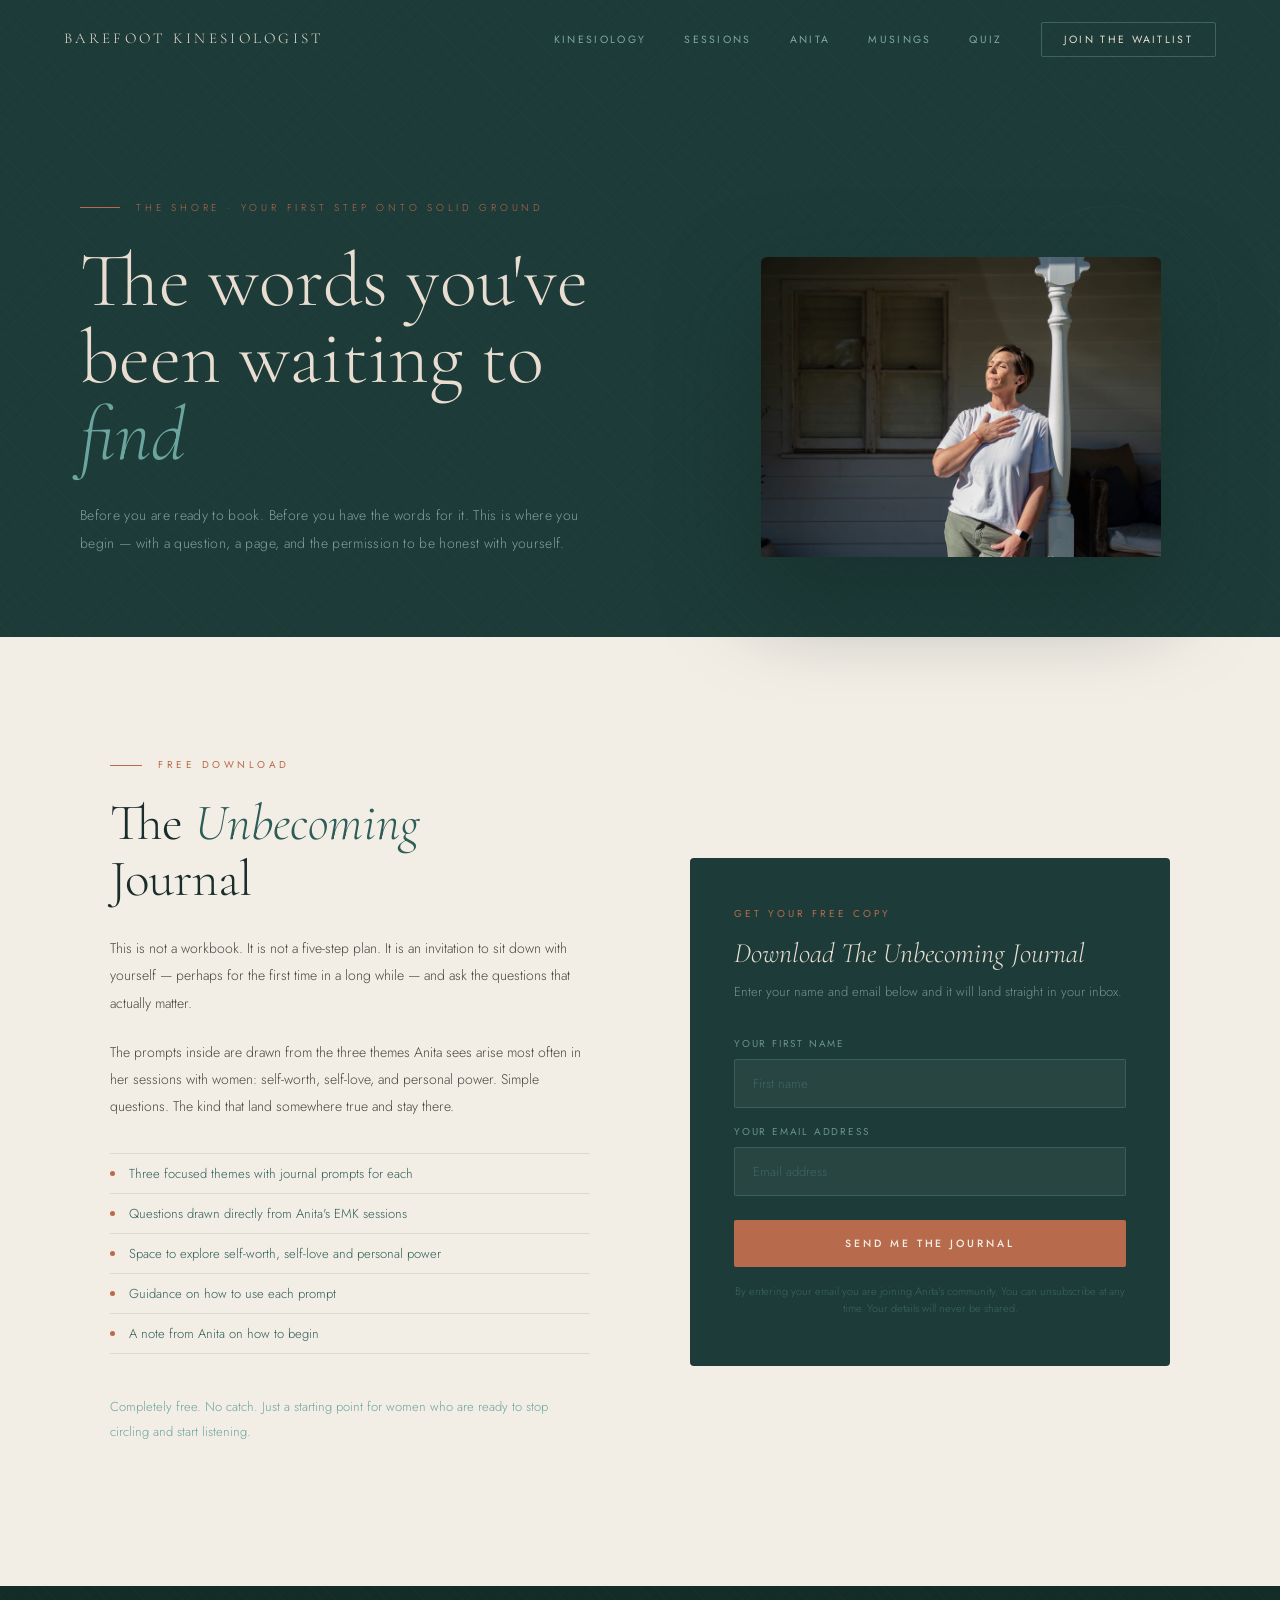
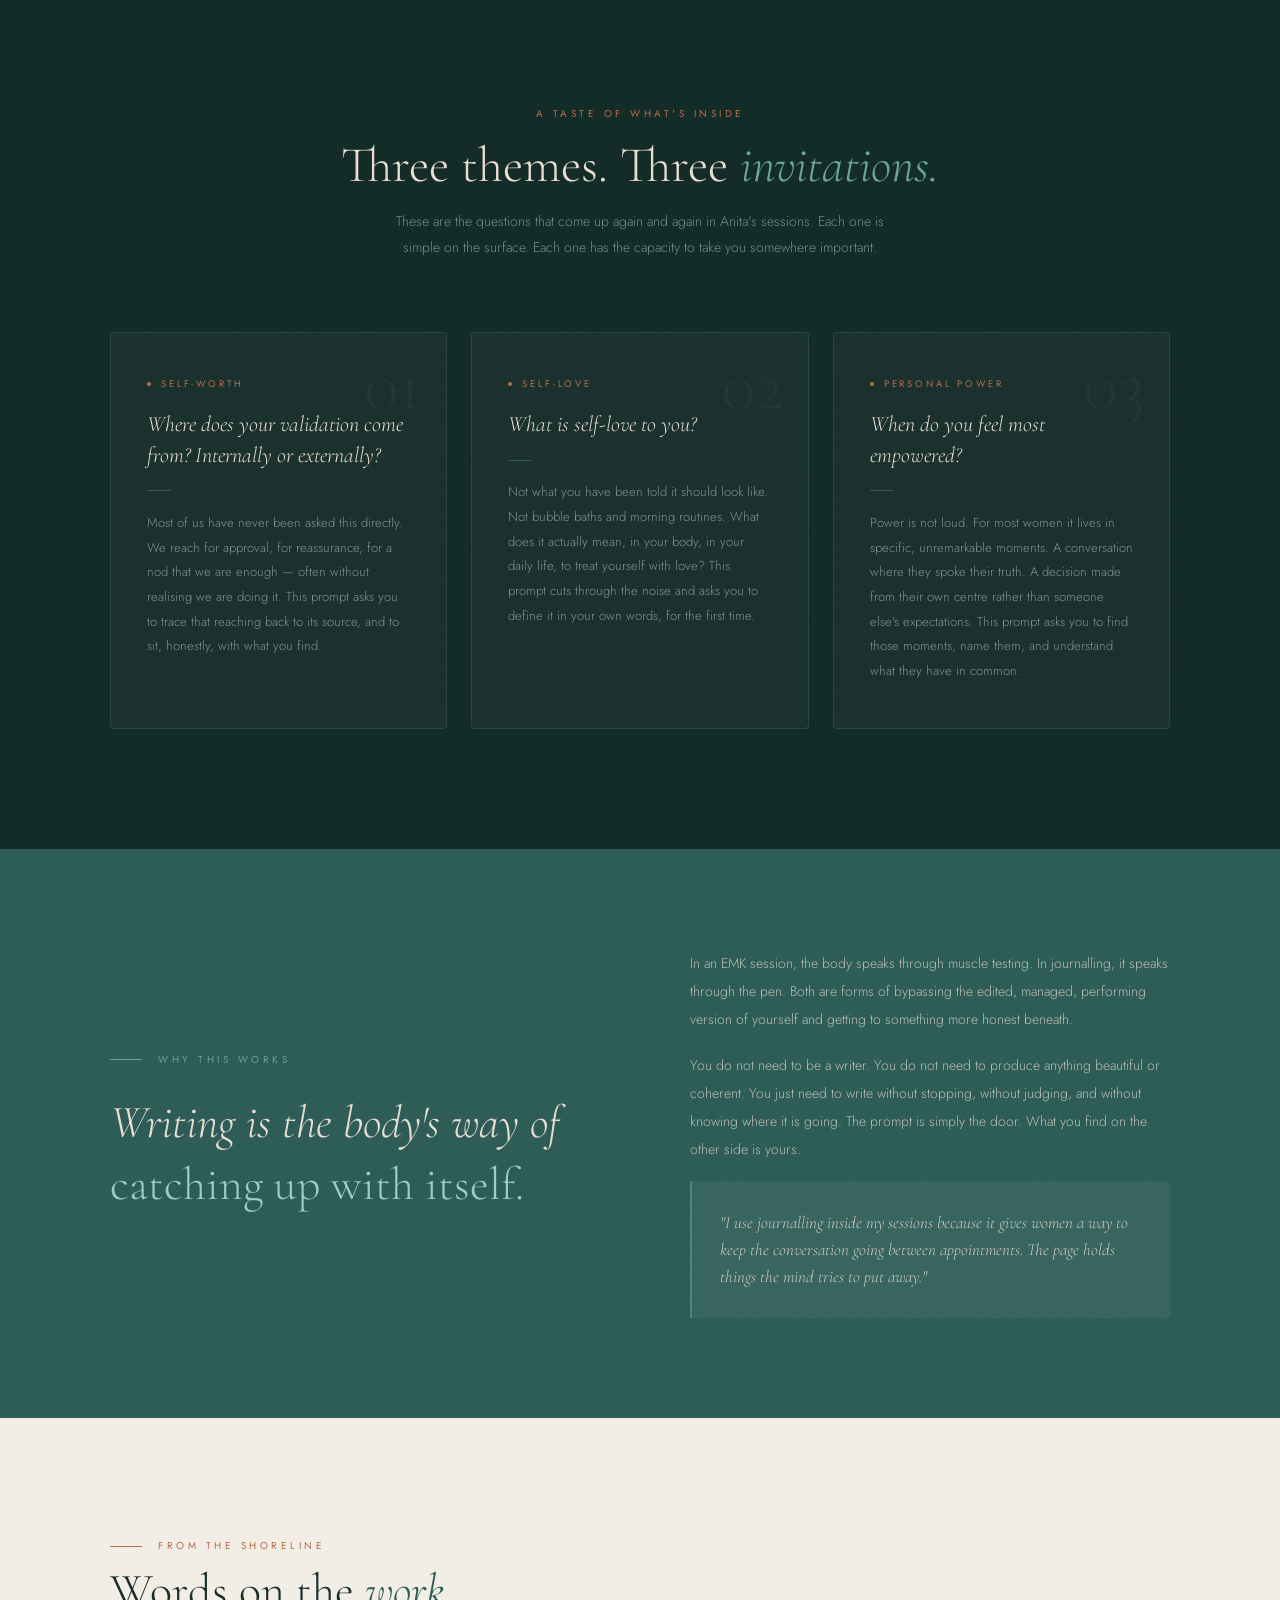
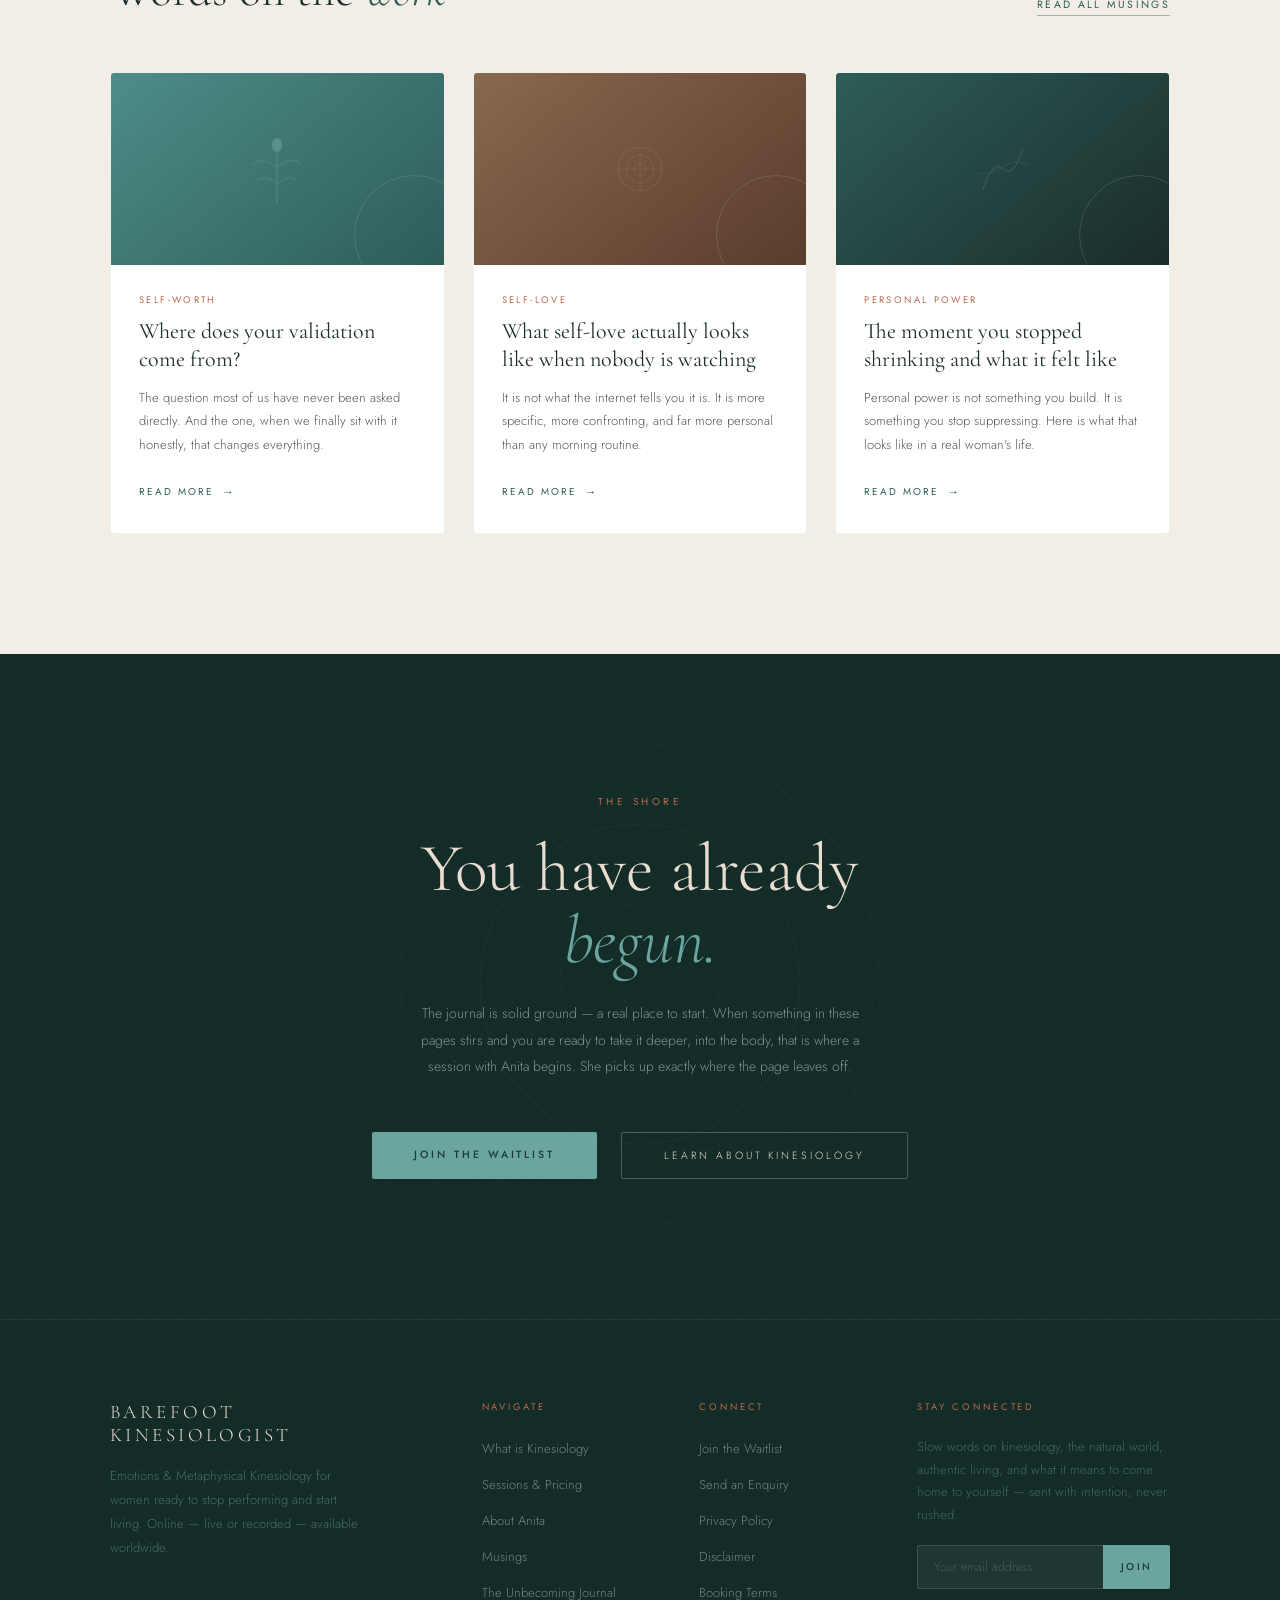
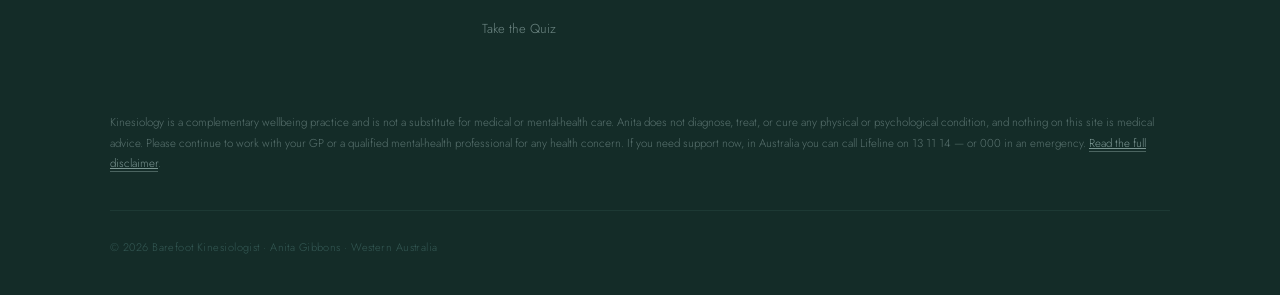
<file: journal-prompts.html>
<!DOCTYPE html>
<html lang="en">
<head>
<!-- Google tag (gtag.js) -->
<script async src="https://www.googletagmanager.com/gtag/js?id=G-PWGFHFN387"></script>
<script>
  window.dataLayer = window.dataLayer || [];
  function gtag(){dataLayer.push(arguments);}
  gtag('js', new Date());

  gtag('config', 'G-PWGFHFN387');
</script>
<meta charset="UTF-8">
<meta name="viewport" content="width=device-width, initial-scale=1.0">
<title>The Unbecoming Journal · Barefoot Kinesiologist</title>
<meta name="description" content="Download The Unbecoming Journal — free guided journal prompts from Anita Gibbons to help you meet yourself beneath the performance.">
<link rel="icon" href="favicon.ico">
<link rel="apple-touch-icon" href="apple-touch-icon.png">
<meta property="og:type" content="website">
<meta property="og:site_name" content="Barefoot Kinesiologist">
<meta property="og:title" content="The Unbecoming Journal · Barefoot Kinesiologist">
<meta property="og:description" content="Download The Unbecoming Journal — free guided journal prompts from Anita Gibbons to help you meet yourself beneath the performance.">
<meta property="og:image" content="/og-image.jpg">
<meta name="twitter:card" content="summary_large_image">
<link rel="preconnect" href="https://fonts.googleapis.com">
<link href="https://fonts.googleapis.com/css2?family=Cormorant+Garamond:ital,wght@0,300;0,400;0,500;1,300;1,400;1,500&family=Jost:wght@200;300;400;500&display=swap" rel="stylesheet">
<style>
*,*::before,*::after{margin:0;padding:0;box-sizing:border-box;}
html{scroll-behavior:smooth;}
:root{
  --bone:#E8DDD0;--sand:#D4B896;
  --terra:#B86B4C;--terra-l:#C8856A;
  --glass:#6BA5A0;--glass-l:#9DCDC8;--glass-d:#4A8580;
  --weed:#2E5D58;--dark:#1D3B38;--darker:#142C28;
  --cream:#F2EDE5;--cream2:#EDE7DF;
  --serif:'Cormorant Garamond',Georgia,serif;
  --sans:'Jost',sans-serif;
}
body{font-family:var(--sans);background:var(--dark);color:var(--bone);overflow-x:hidden;}
a{cursor:pointer;}

/* === NAV === */
nav{
  position:fixed;top:0;left:0;right:0;z-index:200;
  padding:26px 64px;display:flex;justify-content:space-between;align-items:center;
  transition:background .45s,padding .35s,border-color .4s;
  border-bottom:0.5px solid transparent;
}
nav.scrolled{
  background:rgba(20,44,40,0.96);backdrop-filter:blur(16px);
  padding:16px 64px;border-color:rgba(107,165,160,0.14);
}
.nav-logo{
  font-family:var(--serif);font-size:15px;font-weight:300;
  letter-spacing:.22em;text-transform:uppercase;color:var(--bone);text-decoration:none;
}
.nav-links{display:flex;gap:38px;list-style:none;align-items:center;}
.nav-links a{
  font-size:10.5px;letter-spacing:.22em;text-transform:uppercase;
  color:rgba(157,205,200,.75);text-decoration:none;transition:color .3s;
}
.nav-links a:hover{color:var(--bone);}
.nav-cta{
  padding:9px 22px !important;
  border:0.5px solid rgba(107,165,160,.4) !important;
  border-radius:2px;color:var(--bone) !important;
  transition:background .3s,border-color .3s !important;
}
.nav-cta:hover{background:rgba(107,165,160,.12) !important;border-color:var(--glass) !important;}

/* === PAGE HERO === */
#page-hero{
  min-height:70vh;background:var(--dark);
  position:relative;padding:200px 64px 0;
}
.page-hero-inner{
  max-width:1120px;margin:0 auto;width:100%;
  display:grid;grid-template-columns:1.1fr 0.9fr;
  gap:56px;align-items:end;position:relative;z-index:2;
  padding-bottom:80px;
}
.page-hero-photo-wrap{
  position:relative;align-self:end;
  display:flex;justify-content:center;
}
.page-hero-photo{
  width:100%;max-width:400px;aspect-ratio:4/3;
  border-radius:6px 6px 0 0;overflow:hidden;
  box-shadow:0 40px 90px rgba(20,44,40,.55);
}
.page-hero-photo img{width:100%;height:100%;object-fit:cover;object-position:61% 35%;}
.page-hero-grain{
  position:absolute;inset:0;pointer-events:none;
  background-image:repeating-linear-gradient(45deg,rgba(255,255,255,.011) 0,rgba(255,255,255,.011) 1px,transparent 1px,transparent 9px),
    repeating-linear-gradient(-45deg,rgba(0,0,0,.03) 0,rgba(0,0,0,.03) 1px,transparent 1px,transparent 14px);
}
.page-hero-rings{
  position:absolute;right:-80px;top:50%;transform:translateY(-50%);
  pointer-events:none;opacity:.6;
}
.page-hero-content{max-width:720px;position:relative;z-index:2;}
.page-eyebrow{
  display:flex;align-items:center;gap:16px;margin-bottom:28px;
  opacity:0;animation:fadeUp .9s .2s forwards;
}
.page-eyebrow-line{width:40px;height:0.5px;background:var(--terra);}
.page-eyebrow span{font-size:10px;letter-spacing:.38em;text-transform:uppercase;color:var(--terra);font-weight:300;}
.page-headline{
  font-family:var(--serif);font-size:clamp(48px,6vw,78px);font-weight:300;
  line-height:1.0;color:var(--bone);margin-bottom:28px;
  opacity:0;animation:fadeUp .9s .35s forwards;
}
.page-headline em{font-style:italic;color:var(--glass);}
.page-sub{
  font-size:14px;font-weight:300;line-height:2;color:rgba(158,184,181,.8);
  max-width:500px;letter-spacing:.025em;
  opacity:0;animation:fadeUp .9s .5s forwards;
}

@keyframes fadeUp{from{opacity:0;transform:translateY(24px)}to{opacity:1;transform:translateY(0)}}
@keyframes fadeIn{from{opacity:0}to{opacity:1}}

/* === SHARED === */
.btn-primary{
  display:inline-block;padding:15px 42px;background:var(--glass);
  color:var(--dark);font-family:var(--sans);font-size:10.5px;
  letter-spacing:.28em;text-transform:uppercase;font-weight:500;
  text-decoration:none;border-radius:2px;transition:background .3s,transform .2s;
}
.btn-primary:hover{background:var(--glass-l);transform:translateY(-2px);}
.btn-ghost{
  display:inline-block;padding:15px 42px;background:transparent;
  color:var(--bone);font-family:var(--sans);font-size:10.5px;
  letter-spacing:.28em;text-transform:uppercase;font-weight:300;
  text-decoration:none;border-radius:2px;
  border:0.5px solid rgba(232,221,208,.28);transition:border-color .3s,background .3s;
}
.btn-ghost:hover{border-color:rgba(232,221,208,.55);background:rgba(232,221,208,.04);}
.section-eyebrow{
  font-size:10px;letter-spacing:.35em;text-transform:uppercase;
  color:var(--terra);margin-bottom:24px;
  display:flex;align-items:center;gap:16px;
}
.eyebrow-line{width:32px;height:0.5px;background:var(--terra);}

/* === FREE JOURNAL — LEAD MAGNET === */
#leadmagnet{
  background:var(--cream);padding:120px 64px;
}
.leadmagnet-inner{
  max-width:1060px;margin:0 auto;
  display:grid;grid-template-columns:1fr 1fr;gap:100px;align-items:center;
}
.leadmagnet-left{}
.lm-tag{
  font-size:10px;letter-spacing:.35em;text-transform:uppercase;
  color:var(--terra);margin-bottom:24px;
  display:flex;align-items:center;gap:16px;
}
.lm-tag-line{width:32px;height:0.5px;background:var(--terra);}
.lm-h2{
  font-family:var(--serif);font-size:clamp(36px,4vw,52px);
  font-weight:300;line-height:1.08;color:#1A2D2B;margin-bottom:28px;
}
.lm-h2 em{font-style:italic;color:var(--weed);}
.lm-body{
  font-size:14px;font-weight:300;line-height:1.95;
  color:#484840;margin-bottom:22px;
}
.lm-includes{list-style:none;margin:32px 0 40px;}
.lm-includes li{
  font-size:13px;font-weight:300;color:#2E5D58;
  padding:10px 0;display:flex;align-items:center;gap:14px;
  border-bottom:0.5px solid rgba(46,93,88,.12);
}
.lm-includes li:first-child{border-top:0.5px solid rgba(46,93,88,.12);}
.lm-includes li::before{
  content:'';width:5px;height:5px;border-radius:50%;
  background:var(--terra);flex-shrink:0;
}

/* Download form */
.lm-form{
  background:var(--dark);border-radius:4px;
  padding:48px 44px;
}
.lm-form-eyebrow{
  font-size:10px;letter-spacing:.3em;text-transform:uppercase;
  color:var(--terra);margin-bottom:16px;
}
.lm-form-title{
  font-family:var(--serif);font-size:28px;font-weight:300;font-style:italic;
  color:var(--bone);margin-bottom:10px;line-height:1.2;
}
.lm-form-sub{
  font-size:13px;font-weight:300;line-height:1.8;
  color:rgba(158,184,181,.7);margin-bottom:32px;
}
.form-row{margin-bottom:16px;}
.form-row label{
  display:block;font-size:10px;letter-spacing:.18em;text-transform:uppercase;
  color:rgba(157,205,200,.6);margin-bottom:8px;
}
.form-row input{
  width:100%;padding:14px 18px;
  background:rgba(255,255,255,.05);
  border:0.5px solid rgba(107,165,160,.28);
  border-radius:2px;color:var(--bone);
  font-family:var(--sans);font-size:13px;font-weight:300;
  outline:none;transition:border-color .3s;
}
.form-row input::placeholder{color:rgba(107,165,160,.35);}
.form-row input:focus{border-color:rgba(107,165,160,.6);}
.form-submit{
  width:100%;margin-top:8px;padding:16px;
  background:var(--terra);border:none;border-radius:2px;
  color:var(--cream);font-family:var(--sans);
  font-size:10.5px;letter-spacing:.28em;text-transform:uppercase;
  font-weight:500;cursor:pointer;transition:background .3s,transform .2s;
}
.form-submit:hover{background:var(--terra-l);transform:translateY(-2px);}
.form-note{
  font-size:11px;font-weight:300;color:rgba(107,165,160,.4);
  margin-top:16px;text-align:center;line-height:1.6;
}

/* === JOURNAL MOCK PREVIEW === */
#preview{
  background:var(--darker);padding:120px 64px;
  position:relative;overflow:hidden;
}
#preview::before{
  content:'';position:absolute;inset:0;pointer-events:none;
  background-image:repeating-linear-gradient(45deg,rgba(255,255,255,.011) 0,rgba(255,255,255,.011) 1px,transparent 1px,transparent 9px);
}
.preview-inner{
  max-width:1060px;margin:0 auto;position:relative;z-index:1;
}
.preview-header{
  text-align:center;margin-bottom:72px;
}
.preview-tag{
  font-size:10px;letter-spacing:.35em;text-transform:uppercase;
  color:var(--terra);margin-bottom:16px;
}
.preview-h2{
  font-family:var(--serif);font-size:clamp(34px,4vw,50px);
  font-weight:300;color:var(--bone);line-height:1.12;margin-bottom:16px;
}
.preview-h2 em{font-style:italic;color:var(--glass);}
.preview-sub{
  font-size:14px;font-weight:300;line-height:1.8;
  color:rgba(158,184,181,.7);max-width:500px;margin:0 auto;
}
.prompts-grid{
  display:grid;grid-template-columns:repeat(3,1fr);gap:24px;
}
.prompt-card{
  background:rgba(255,255,255,.028);
  border:0.5px solid rgba(107,165,160,.18);
  border-radius:4px;padding:44px 36px;
  transition:background .35s,border-color .35s,transform .35s;
  position:relative;overflow:hidden;
}
.prompt-card:hover{
  background:rgba(107,165,160,.07);
  border-color:rgba(107,165,160,.35);
  transform:translateY(-5px);
}
.prompt-card-num{
  font-family:var(--serif);font-size:72px;font-weight:300;
  color:rgba(107,165,160,.07);line-height:1;
  position:absolute;top:16px;right:24px;
  pointer-events:none;
}
.prompt-theme{
  font-size:9.5px;letter-spacing:.3em;text-transform:uppercase;
  color:var(--terra);margin-bottom:18px;
  display:flex;align-items:center;gap:10px;
}
.prompt-theme-dot{width:4px;height:4px;border-radius:50%;background:var(--terra);flex-shrink:0;}
.prompt-question{
  font-family:var(--serif);font-size:22px;font-weight:300;font-style:italic;
  color:var(--bone);line-height:1.4;margin-bottom:20px;
}
.prompt-rule{width:24px;height:0.5px;background:rgba(107,165,160,.35);margin-bottom:20px;}
.prompt-body{
  font-size:13px;font-weight:300;line-height:1.9;
  color:rgba(158,184,181,.75);
}

/* === WHY JOURNALLING === */
#whyjournal{
  background:var(--weed);padding:100px 64px;
  position:relative;overflow:hidden;
}
#whyjournal::after{
  content:'';position:absolute;inset:0;pointer-events:none;
  background-image:repeating-linear-gradient(-45deg,rgba(255,255,255,.013) 0,rgba(255,255,255,.013) 1px,transparent 1px,transparent 10px);
}
.whyjournal-inner{
  max-width:1060px;margin:0 auto;position:relative;z-index:1;
  display:grid;grid-template-columns:1fr 1fr;gap:100px;align-items:center;
}
.whyjournal-left{}
.why-large{
  font-family:var(--serif);font-size:clamp(30px,3.8vw,46px);
  font-weight:300;font-style:italic;color:var(--bone);
  line-height:1.35;margin-bottom:0;
}
.why-large em{font-style:normal;color:var(--glass-l);}
.whyjournal-right p{
  font-size:14px;font-weight:300;line-height:2;
  color:rgba(232,221,208,.75);margin-bottom:18px;
}
.why-note{
  margin-top:8px;padding:28px;
  background:rgba(255,255,255,.05);
  border-left:2px solid var(--glass-d);
  border-radius:0 4px 4px 0;
}
.why-note p{
  font-family:var(--serif);font-style:italic;font-size:17px;
  color:rgba(232,221,208,.85);line-height:1.6;font-weight:300;
  margin-bottom:0;
}

/* === JOURNAL ARTICLES === */
#articles{
  background:var(--cream);padding:120px 64px;
}
.articles-inner{max-width:1060px;margin:0 auto;}
.articles-header{
  display:flex;justify-content:space-between;align-items:flex-end;
  margin-bottom:56px;
}
.articles-h2{
  font-family:var(--serif);font-size:clamp(32px,3.8vw,46px);
  font-weight:300;line-height:1.1;color:#1A2D2B;
}
.articles-h2 em{font-style:italic;color:var(--weed);}
.see-all-link{
  font-size:10.5px;letter-spacing:.22em;text-transform:uppercase;
  color:var(--weed);text-decoration:none;
  border-bottom:0.5px solid rgba(46,93,88,.4);padding-bottom:3px;
  transition:border-color .3s;white-space:nowrap;
}
.see-all-link:hover{border-color:var(--weed);}
.articles-grid{
  display:grid;grid-template-columns:repeat(3,1fr);
  gap:28px;
}
.jcard{
  background:#fff;border-radius:4px;overflow:hidden;
  border:0.5px solid rgba(46,93,88,.09);
  transition:transform .35s,box-shadow .35s;
}
.jcard:hover{transform:translateY(-5px);box-shadow:0 20px 50px rgba(29,59,56,.12);}
.jcard-img{
  height:192px;position:relative;overflow:hidden;
  display:flex;align-items:center;justify-content:center;
}
.jcard-img.j1{background:linear-gradient(140deg,#4D8D88 0%,#2E5D58 100%);}
.jcard-img.j2{background:linear-gradient(140deg,#8A6850 0%,#5A3C2C 100%);}
.jcard-img.j3{background:linear-gradient(140deg,#2E5D58 0%,#1A2C2A 100%);}
.jcard-img-deco{
  position:absolute;right:-30px;bottom:-30px;
  width:120px;height:120px;border-radius:50%;
  border:0.5px solid rgba(232,221,208,.15);
}
.jcard-body{padding:28px 28px 32px;}
.jcard-cat{
  font-size:9.5px;letter-spacing:.25em;text-transform:uppercase;
  color:var(--terra);margin-bottom:10px;
}
.jcard-title{
  font-family:var(--serif);font-size:22px;font-weight:400;
  color:#1A2D2B;line-height:1.3;margin-bottom:12px;
}
.jcard-excerpt{
  font-size:13px;font-weight:300;line-height:1.8;
  color:#545850;margin-bottom:22px;
}
.jcard-link{
  font-size:10px;letter-spacing:.2em;text-transform:uppercase;
  color:var(--weed);text-decoration:none;
  display:inline-flex;align-items:center;gap:8px;
  transition:gap .3s;
}
.jcard-link:hover{gap:14px;}
.jcard-arrow{font-size:12px;}

/* === BOTTOM CTA === */
#cta{
  background:var(--darker);padding:140px 64px;
  text-align:center;position:relative;overflow:hidden;
}
#cta::before{
  content:'';position:absolute;inset:0;pointer-events:none;
  background-image:repeating-linear-gradient(45deg,rgba(255,255,255,.01) 0,rgba(255,255,255,.01) 1px,transparent 1px,transparent 9px);
}
.cta-rings{
  position:absolute;left:50%;top:50%;
  transform:translate(-50%,-50%);pointer-events:none;
}
.cta-inner{position:relative;z-index:1;}
.cta-tag{
  font-size:10px;letter-spacing:.35em;text-transform:uppercase;
  color:var(--terra);margin-bottom:24px;
}
.cta-headline{
  font-family:var(--serif);font-size:clamp(40px,5.5vw,68px);
  font-weight:300;color:var(--bone);line-height:1.05;margin-bottom:24px;
}
.cta-headline em{font-style:italic;color:var(--glass);}
.cta-sub{
  font-size:14px;font-weight:300;line-height:1.9;
  color:rgba(158,184,181,.75);max-width:460px;
  margin:0 auto 52px;
}
.cta-buttons{display:flex;justify-content:center;gap:24px;}

/* === FOOTER === */
footer{
  background:var(--darker);padding:80px 64px 40px;
  border-top:0.5px solid rgba(107,165,160,.13);
}
.footer-grid{
  max-width:1060px;margin:0 auto;
  display:grid;grid-template-columns:2fr 1fr 1fr 1.6fr;
  gap:64px;margin-bottom:60px;
}
.footer-brand-logo{
  font-family:var(--serif);font-size:19px;font-weight:300;
  letter-spacing:.18em;text-transform:uppercase;
  color:var(--bone);text-decoration:none;display:block;margin-bottom:18px;
}
.footer-tagline{
  font-size:13px;font-weight:300;line-height:1.85;
  color:rgba(107,165,160,.55);max-width:260px;
}
.footer-col-head{
  font-size:9.5px;letter-spacing:.3em;text-transform:uppercase;
  color:var(--terra);margin-bottom:22px;
}
.footer-list{list-style:none;}
.footer-list li{margin-bottom:13px;}
.footer-list a{
  font-size:13px;font-weight:300;color:rgba(158,184,181,.65);
  text-decoration:none;transition:color .3s;
}
.footer-list a:hover{color:var(--bone);}
.footer-newsletter-note{
  font-size:13px;font-weight:300;line-height:1.75;
  color:rgba(107,165,160,.5);margin-bottom:18px;
}
.nl-row{display:flex;}
.nl-row input{
  flex:1;padding:12px 16px;
  background:rgba(255,255,255,.05);
  border:0.5px solid rgba(107,165,160,.28);
  border-right:none;border-radius:2px 0 0 2px;
  color:var(--bone);font-family:var(--sans);font-size:12.5px;
  font-weight:300;outline:none;transition:border-color .3s;
}
.nl-row input::placeholder{color:rgba(107,165,160,.4);}
.nl-row input:focus{border-color:rgba(107,165,160,.55);}
.nl-row button{
  padding:12px 18px;background:var(--glass);border:none;
  border-radius:0 2px 2px 0;color:var(--dark);
  font-family:var(--sans);font-size:10px;letter-spacing:.22em;
  text-transform:uppercase;font-weight:500;cursor:pointer;
  transition:background .3s;
}
.nl-row button:hover{background:var(--glass-l);}
.footer-bottom{
  max-width:1060px;margin:0 auto;
  border-top:0.5px solid rgba(107,165,160,.1);
  padding-top:28px;display:flex;justify-content:space-between;align-items:center;
}
.footer-copy{font-size:11px;font-weight:300;color:rgba(107,165,160,.38);letter-spacing:.04em;}
.footer-socials{display:flex;gap:22px;}
.soc-link{
  font-size:10px;letter-spacing:.2em;text-transform:uppercase;
  color:rgba(107,165,160,.42);text-decoration:none;transition:color .3s;
}
.soc-link:hover{color:var(--glass-l);}

/* REVEAL */
.reveal{opacity:0;transform:translateY(30px);transition:opacity .75s ease,transform .75s ease;}
.reveal.on{opacity:1;transform:translateY(0);}
.reveal-l{opacity:0;transform:translateX(-30px);transition:opacity .75s ease,transform .75s ease;}
.reveal-l.on{opacity:1;transform:translateX(0);}
.reveal-r{opacity:0;transform:translateX(30px);transition:opacity .75s ease,transform .75s ease;}
.reveal-r.on{opacity:1;transform:translateX(0);}
.d1{transition-delay:.1s;}.d2{transition-delay:.2s;}.d3{transition-delay:.3s;}.d4{transition-delay:.4s;}

/* === WAITLIST MODAL === */
.wl-backdrop{position:fixed;inset:0;z-index:9000;background:rgba(14,28,26,0.85);backdrop-filter:blur(8px);display:flex;align-items:center;justify-content:center;padding:24px;opacity:0;pointer-events:none;transition:opacity .35s;}
.wl-backdrop.open{opacity:1;pointer-events:all;}
.wl-modal{background:var(--dark);width:100%;max-width:520px;border-radius:4px;border:0.5px solid rgba(107,165,160,.22);position:relative;overflow:hidden;transform:translateY(32px) scale(0.97);transition:transform .42s cubic-bezier(.22,1,.36,1);}
.wl-backdrop.open .wl-modal{transform:translateY(0) scale(1);}
.wl-accent{height:2px;background:linear-gradient(90deg,var(--terra) 0%,var(--glass) 100%);}
.wl-close{position:absolute;top:16px;right:18px;background:none;border:none;cursor:pointer;color:rgba(107,165,160,.38);font-size:18px;line-height:1;transition:color .2s;padding:6px;}
.wl-close:hover{color:rgba(107,165,160,.75);}
.wl-body{padding:42px 46px 46px;}
.wl-eyebrow{font-size:9.5px;letter-spacing:.38em;text-transform:uppercase;color:var(--terra);margin-bottom:14px;display:flex;align-items:center;gap:14px;}
.wl-eyebrow-line{width:28px;height:0.5px;background:var(--terra);}
.wl-title{font-family:var(--serif);font-size:38px;font-weight:300;font-style:italic;color:var(--bone);line-height:1.08;margin-bottom:10px;}
.wl-sub{font-size:13px;font-weight:300;line-height:1.85;color:rgba(157,205,200,.6);margin-bottom:30px;}
.wl-session-label{display:block;font-size:9.5px;letter-spacing:.22em;text-transform:uppercase;color:rgba(157,205,200,.45);margin-bottom:10px;}
.wl-pills{display:flex;flex-wrap:wrap;gap:8px;margin-bottom:28px;}
.wl-pill{padding:9px 16px;border-radius:2px;cursor:pointer;font-family:var(--sans);font-size:10.5px;font-weight:300;letter-spacing:.12em;text-transform:uppercase;border:0.5px solid rgba(107,165,160,.26);color:rgba(157,205,200,.6);background:transparent;transition:all .2s;}
.wl-pill:hover{border-color:var(--glass);color:var(--glass-l);}
.wl-pill.active{background:rgba(107,165,160,.13);border-color:var(--glass);color:var(--glass-l);}
.wl-row{margin-bottom:15px;}
.wl-row label{display:block;font-size:9.5px;letter-spacing:.2em;text-transform:uppercase;color:rgba(157,205,200,.45);margin-bottom:8px;}
.wl-row input,.wl-row textarea{width:100%;padding:13px 16px;background:rgba(255,255,255,.04);border:0.5px solid rgba(107,165,160,.24);border-radius:2px;color:var(--bone);font-family:var(--sans);font-size:13px;font-weight:300;outline:none;transition:border-color .25s;resize:none;}
.wl-row input::placeholder,.wl-row textarea::placeholder{color:rgba(107,165,160,.28);}
.wl-row input:focus,.wl-row textarea:focus{border-color:rgba(107,165,160,.55);}
.wl-row input.wl-error{border-color:rgba(184,107,76,.65);}
.wl-submit{width:100%;margin-top:10px;padding:16px;background:var(--terra);border:none;border-radius:2px;color:var(--cream);font-family:var(--sans);font-size:10.5px;letter-spacing:.28em;text-transform:uppercase;font-weight:500;cursor:pointer;transition:background .3s,transform .2s;}
.wl-submit:hover{background:var(--terra-l);transform:translateY(-2px);}
.wl-note{font-size:11px;font-weight:300;color:rgba(107,165,160,.35);margin-top:14px;text-align:center;line-height:1.65;}
.wl-success{display:none;text-align:center;padding:64px 46px;}
.wl-success.show{display:block;}
.wl-success-ring{width:52px;height:52px;border-radius:50%;border:0.5px solid rgba(107,165,160,.38);display:flex;align-items:center;justify-content:center;margin:0 auto 26px;color:var(--glass);font-size:22px;}
.wl-success-title{font-family:var(--serif);font-size:34px;font-weight:300;font-style:italic;color:var(--bone);margin-bottom:12px;}
.wl-success-body{font-size:13px;font-weight:300;line-height:1.85;color:rgba(157,205,200,.6);max-width:320px;margin:0 auto 34px;}
</style>
<link rel="stylesheet" href="mobile.css">
</head>
<body>

<!-- MOBILE MENU -->
<div class="nav-mobile-menu" id="navMobileMenu" style="display:none;">
  <button class="nav-mobile-close" id="navMobileClose" aria-label="Close menu">&#x2715;</button>
  <ul>
      <li><a href="kinesiology.html">Kinesiology</a></li>
      <li><a href="sessions.html">Sessions</a></li>
      <li><a href="about.html">Anita</a></li>
      <li><a href="musings.html">Musings</a></li>
      <li><a href="quiz.html">Quiz</a></li>
    <li><a href="#" onclick="openWaitlist('');return false;" class="nav-mobile-cta">Join the Waitlist</a></li>
  </ul>
</div>

<!-- NAVIGATION -->
<nav id="main-nav">
  <a href="index.html" class="nav-logo">Barefoot Kinesiologist</a>
  <ul class="nav-links">
    <li><a href="kinesiology.html">Kinesiology</a></li>
    <li><a href="sessions.html">Sessions</a></li>
    <li><a href="about.html">Anita</a></li>
    <li><a href="musings.html">Musings</a></li>
    <li><a href="quiz.html">Quiz</a></li>
    <li><a href="#" class="nav-cta" onclick="openWaitlist('');return false;">Join the Waitlist</a></li>
  </ul>
  <button class="nav-hamburger" id="navHamburger" aria-label="Open menu"><span></span><span></span><span></span></button>
</nav>

<!-- PAGE HERO -->
<section id="page-hero">
  <div class="page-hero-grain"></div>

  <div class="page-hero-rings">
    <svg aria-hidden="true" width="500" height="500" viewBox="0 0 500 500" fill="none">
      <circle cx="250" cy="250" r="230" stroke="rgba(107,165,160,0.09)" stroke-width="0.5"/>
      <circle cx="250" cy="250" r="170" stroke="rgba(107,165,160,0.13)" stroke-width="0.5"/>
      <circle cx="250" cy="250" r="110" stroke="rgba(107,165,160,0.18)" stroke-width="0.5"/>
      <circle cx="250" cy="250" r="50" stroke="rgba(107,165,160,0.15)" stroke-width="0.5"/>
      <circle cx="250" cy="250" r="4" fill="rgba(107,165,160,0.35)"/>
      <line x1="250" y1="20" x2="250" y2="480" stroke="rgba(107,165,160,0.04)" stroke-width="0.5"/>
      <line x1="20" y1="250" x2="480" y2="250" stroke="rgba(107,165,160,0.04)" stroke-width="0.5"/>
    </svg>
  </div>

  <div class="page-hero-inner">
    <div class="page-hero-content">
      <div class="page-eyebrow">
        <div class="page-eyebrow-line"></div>
        <span>The Shore · Your first step onto solid ground</span>
      </div>
      <h1 class="page-headline">
        The words you've<br>been waiting to <em>find</em>
      </h1>
      <p class="page-sub">
        Before you are ready to book. Before you have the words for it. This is where you begin — with a question, a page, and the permission to be honest with yourself.
      </p>
    </div>
    <div class="page-hero-photo-wrap">
      <div class="page-hero-photo">
        <img src="images/anita-porch.jpg" alt="Anita Gibbons standing quietly with her eyes closed and a hand on her heart">
      </div>
    </div>
  </div>
</section>

<!-- FREE JOURNAL LEAD MAGNET -->
<section id="leadmagnet">
  <div class="leadmagnet-inner">
    <div class="leadmagnet-left reveal-l">
      <div class="lm-tag">
        <div class="lm-tag-line"></div>
        Free download
      </div>
      <h2 class="lm-h2">The <em>Unbecoming</em><br>Journal</h2>
      <p class="lm-body">
        This is not a workbook. It is not a five-step plan. It is an invitation to sit down with yourself — perhaps for the first time in a long while — and ask the questions that actually matter.
      </p>
      <p class="lm-body">
        The prompts inside are drawn from the three themes Anita sees arise most often in her sessions with women: self-worth, self-love, and personal power. Simple questions. The kind that land somewhere true and stay there.
      </p>
      <ul class="lm-includes">
        <li>Three focused themes with journal prompts for each</li>
        <li>Questions drawn directly from Anita's EMK sessions</li>
        <li>Space to explore self-worth, self-love and personal power</li>
        <li>Guidance on how to use each prompt</li>
        <li>A note from Anita on how to begin</li>
      </ul>
      <p class="lm-body" style="color:#6BA5A0;font-size:13px;">
        Completely free. No catch. Just a starting point for women who are ready to stop circling and start listening.
      </p>
    </div>

    <div class="reveal-r">
      <form class="lm-form" name="unbecoming-journal" method="POST" data-netlify="true" netlify-honeypot="bot-field" action="thank-you.html?type=journal">
        <input type="hidden" name="form-name" value="unbecoming-journal">
        <p class="hidden" style="display:none;"><label>Don't fill this out: <input name="bot-field"></label></p>
        <div class="lm-form-eyebrow">Get your free copy</div>
        <h3 class="lm-form-title">Download The Unbecoming Journal</h3>
        <p class="lm-form-sub">
          Enter your name and email below and it will land straight in your inbox.
        </p>
        <div class="form-row">
          <label for="first-name">Your first name</label>
          <input type="text" id="first-name" name="first-name" required placeholder="First name">
        </div>
        <div class="form-row">
          <label for="email">Your email address</label>
          <input type="email" id="email" name="email" required placeholder="Email address">
        </div>
        <button type="submit" class="form-submit">Send me the journal</button>
        <p class="form-note">
          By entering your email you are joining Anita's community. You can unsubscribe at any time. Your details will never be shared.
        </p>
      </form>
    </div>
  </div>
</section>

<!-- PROMPT PREVIEW -->
<section id="preview">
  <div class="preview-inner">
    <div class="preview-header">
      <div class="preview-tag reveal">A taste of what's inside</div>
      <h2 class="preview-h2 reveal d1">Three themes. Three <em>invitations.</em></h2>
      <p class="preview-sub reveal d2">
        These are the questions that come up again and again in Anita's sessions. Each one is simple on the surface. Each one has the capacity to take you somewhere important.
      </p>
    </div>

    <div class="prompts-grid">
      <div class="prompt-card reveal d1">
        <div class="prompt-card-num">01</div>
        <div class="prompt-theme"><div class="prompt-theme-dot"></div>Self-Worth</div>
        <p class="prompt-question">Where does your validation come from? Internally or externally?</p>
        <div class="prompt-rule"></div>
        <p class="prompt-body">
          Most of us have never been asked this directly. We reach for approval, for reassurance, for a nod that we are enough — often without realising we are doing it. This prompt asks you to trace that reaching back to its source, and to sit, honestly, with what you find.
        </p>
      </div>

      <div class="prompt-card reveal d2">
        <div class="prompt-card-num">02</div>
        <div class="prompt-theme"><div class="prompt-theme-dot"></div>Self-Love</div>
        <p class="prompt-question">What is self-love to you?</p>
        <div class="prompt-rule"></div>
        <p class="prompt-body">
          Not what you have been told it should look like. Not bubble baths and morning routines. What does it actually mean, in your body, in your daily life, to treat yourself with love? This prompt cuts through the noise and asks you to define it in your own words, for the first time.
        </p>
      </div>

      <div class="prompt-card reveal d3">
        <div class="prompt-card-num">03</div>
        <div class="prompt-theme"><div class="prompt-theme-dot"></div>Personal Power</div>
        <p class="prompt-question">When do you feel most empowered?</p>
        <div class="prompt-rule"></div>
        <p class="prompt-body">
          Power is not loud. For most women it lives in specific, unremarkable moments. A conversation where they spoke their truth. A decision made from their own centre rather than someone else's expectations. This prompt asks you to find those moments, name them, and understand what they have in common.
        </p>
      </div>
    </div>
  </div>
</section>

<!-- WHY JOURNALLING -->
<section id="whyjournal">
  <div class="whyjournal-inner">
    <div class="whyjournal-left reveal-l">
      <div class="section-eyebrow" style="color:rgba(157,205,200,.6);">
        <div class="eyebrow-line" style="background:var(--glass);"></div>
        Why this works
      </div>
      <p class="why-large">
        Writing is the body's way of <em>catching up with itself.</em>
      </p>
    </div>
    <div class="whyjournal-right reveal-r">
      <p>
        In an EMK session, the body speaks through muscle testing. In journalling, it speaks through the pen. Both are forms of bypassing the edited, managed, performing version of yourself and getting to something more honest beneath.
      </p>
      <p>
        You do not need to be a writer. You do not need to produce anything beautiful or coherent. You just need to write without stopping, without judging, and without knowing where it is going. The prompt is simply the door. What you find on the other side is yours.
      </p>
      <div class="why-note">
        <p>"I use journalling inside my sessions because it gives women a way to keep the conversation going between appointments. The page holds things the mind tries to put away."</p>
      </div>
    </div>
  </div>
</section>

<!-- JOURNAL ARTICLES -->
<section id="articles">
  <div class="articles-inner">
    <div class="articles-header reveal">
      <div>
        <div class="section-eyebrow" style="color:var(--terra);margin-bottom:12px;">
          <div class="eyebrow-line"></div>
          From the shoreline
        </div>
        <h2 class="articles-h2">Words on the <em>work</em></h2>
      </div>
      <a href="musings.html" class="see-all-link">Read all musings</a>
    </div>

    <div class="articles-grid">
      <div class="jcard reveal d1">
        <div class="jcard-img j1">
          <div class="jcard-img-deco"></div>
          <svg aria-hidden="true" width="60" height="80" viewBox="0 0 60 80" fill="none" style="opacity:.3;">
            <path d="M30 75 Q30 45 30 20" stroke="#9DCDC8" stroke-width="0.8"/>
            <path d="M30 55 Q18 44 10 52" stroke="#9DCDC8" stroke-width="0.6"/>
            <path d="M30 55 Q42 44 50 52" stroke="#9DCDC8" stroke-width="0.6"/>
            <path d="M30 38 Q14 26 5 36" stroke="#9DCDC8" stroke-width="0.6"/>
            <path d="M30 38 Q46 26 55 36" stroke="#9DCDC8" stroke-width="0.6"/>
            <ellipse cx="30" cy="16" rx="5" ry="7" fill="#9DCDC8"/>
          </svg>
        </div>
        <div class="jcard-body">
          <div class="jcard-cat">Self-Worth</div>
          <h3 class="jcard-title">Where does your validation come from?</h3>
          <p class="jcard-excerpt">The question most of us have never been asked directly. And the one, when we finally sit with it honestly, that changes everything.</p>
          <a href="musings.html" class="jcard-link">Read more <span class="jcard-arrow">→</span></a>
        </div>
      </div>

      <div class="jcard reveal d2">
        <div class="jcard-img j2">
          <div class="jcard-img-deco"></div>
          <svg aria-hidden="true" width="60" height="60" viewBox="0 0 60 60" fill="none" style="opacity:.25;">
            <circle cx="30" cy="30" r="22" stroke="#D4B896" stroke-width="0.6"/>
            <circle cx="30" cy="30" r="14" stroke="#D4B896" stroke-width="0.5"/>
            <circle cx="30" cy="30" r="6" stroke="#D4B896" stroke-width="0.5"/>
            <line x1="30" y1="8" x2="30" y2="52" stroke="#D4B896" stroke-width="0.4"/>
            <line x1="8" y1="30" x2="52" y2="30" stroke="#D4B896" stroke-width="0.4"/>
          </svg>
        </div>
        <div class="jcard-body">
          <div class="jcard-cat">Self-Love</div>
          <h3 class="jcard-title">What self-love actually looks like when nobody is watching</h3>
          <p class="jcard-excerpt">It is not what the internet tells you it is. It is more specific, more confronting, and far more personal than any morning routine.</p>
          <a href="musings.html" class="jcard-link">Read more <span class="jcard-arrow">→</span></a>
        </div>
      </div>

      <div class="jcard reveal d3">
        <div class="jcard-img j3">
          <div class="jcard-img-deco"></div>
          <svg aria-hidden="true" width="60" height="60" viewBox="0 0 60 60" fill="none" style="opacity:.25;">
            <path d="M10 50 Q20 20 30 30 Q40 40 50 10" stroke="#9DCDC8" stroke-width="0.8" fill="none"/>
            <path d="M5 35 Q20 35 30 28 Q40 20 55 25" stroke="#6BA5A0" stroke-width="0.6" fill="none"/>
          </svg>
        </div>
        <div class="jcard-body">
          <div class="jcard-cat">Personal Power</div>
          <h3 class="jcard-title">The moment you stopped shrinking and what it felt like</h3>
          <p class="jcard-excerpt">Personal power is not something you build. It is something you stop suppressing. Here is what that looks like in a real woman's life.</p>
          <a href="musings.html" class="jcard-link">Read more <span class="jcard-arrow">→</span></a>
        </div>
      </div>
    </div>
  </div>
</section>

<!-- BOTTOM CTA -->
<section id="cta">
  <div class="cta-rings">
    <svg aria-hidden="true" width="700" height="700" viewBox="0 0 700 700" fill="none">
      <circle cx="350" cy="350" r="320" stroke="rgba(107,165,160,0.06)" stroke-width="0.5"/>
      <circle cx="350" cy="350" r="240" stroke="rgba(107,165,160,0.09)" stroke-width="0.5"/>
      <circle cx="350" cy="350" r="160" stroke="rgba(107,165,160,0.12)" stroke-width="0.5"/>
      <circle cx="350" cy="350" r="80" stroke="rgba(107,165,160,0.09)" stroke-width="0.5"/>
    </svg>
  </div>
  <div class="cta-inner">
    <div class="cta-tag reveal">The shore</div>
    <h2 class="cta-headline reveal d1">
      You have already<br><em>begun.</em>
    </h2>
    <p class="cta-sub reveal d2">
      The journal is solid ground — a real place to start. When something in these pages stirs and you are ready to take it deeper, into the body, that is where a session with Anita begins. She picks up exactly where the page leaves off.
    </p>
    <div class="cta-buttons reveal d3">
      <a href="#" class="btn-primary" onclick="openWaitlist('');return false;">Join the waitlist</a>
      <a href="kinesiology.html" class="btn-ghost">Learn about kinesiology</a>
    </div>
  </div>
</section>

<!-- FOOTER -->
<footer>
  <div class="footer-grid">
    <div>
      <a href="index.html" class="footer-brand-logo">Barefoot Kinesiologist</a>
      <p class="footer-tagline">Emotions &amp; Metaphysical Kinesiology for women ready to stop performing and start living. Online &mdash; live or recorded &mdash; available worldwide.</p>
    </div>
    <div>
      <div class="footer-col-head">Navigate</div>
      <ul class="footer-list">
        <li><a href="kinesiology.html">What is Kinesiology</a></li>
        <li><a href="sessions.html">Sessions &amp; Pricing</a></li>
        <li><a href="about.html">About Anita</a></li>
        <li><a href="musings.html">Musings</a></li>
        <li><a href="journal-prompts.html">The Unbecoming Journal</a></li>
        <li><a href="quiz.html">Take the Quiz</a></li>
      </ul>
    </div>
    <div>
      <div class="footer-col-head">Connect</div>
      <ul class="footer-list">
        <li><a href="#" onclick="openWaitlist('');return false;">Join the Waitlist</a></li>
        <li><a href="mailto:hello@thebarefootkinesiologist.com" onclick="openEnquiry('');return false;">Send an Enquiry</a></li>
        <li><a href="privacy-policy.html">Privacy Policy</a></li>
        <li><a href="disclaimer.html">Disclaimer</a></li>
        <li><a href="booking-terms.html">Booking Terms</a></li>
      </ul>
    </div>
    <div>
      <div class="footer-col-head">Stay connected</div>
      <p class="footer-newsletter-note">Slow words on kinesiology, the natural world, authentic living, and what it means to come home to yourself &mdash; sent with intention, never rushed.</p>
      <form class="nl-row" name="newsletter" method="POST" data-netlify="true" action="thank-you.html">
        <input type="hidden" name="form-name" value="newsletter">
        <input type="email" name="email" required placeholder="Your email address" aria-label="Email address">
        <button type="submit">Join</button>
      </form>
    </div>
  </div>

  <p class="footer-disclaimer" style="max-width:1060px;margin:0 auto 36px;font-size:11.5px;font-weight:300;line-height:1.8;color:rgba(158,184,181,.5);">
    Kinesiology is a complementary wellbeing practice and is not a substitute for medical or mental-health care. Anita does not diagnose, treat, or cure any physical or psychological condition, and nothing on this site is medical advice. Please continue to work with your GP or a qualified mental-health professional for any health concern. If you need support now, in Australia you can call Lifeline on 13 11 14 &mdash; or 000 in an emergency. <a href="disclaimer.html" style="color:rgba(158,184,181,.75);border-bottom:0.5px solid rgba(158,184,181,.4);">Read the full disclaimer</a>.
  </p>

  <div class="footer-bottom">
    <div class="footer-copy">&copy; 2026 Barefoot Kinesiologist &middot; Anita Gibbons &middot; Western Australia</div>
    <div class="footer-socials"></div>
  </div>
</footer>

<script>
const nav = document.getElementById('main-nav');
window.addEventListener('scroll', () => {
  nav.classList.toggle('scrolled', window.scrollY > 60);
}, { passive: true });

const observer = new IntersectionObserver((entries) => {
  entries.forEach(e => {
    if (e.isIntersecting) {
      e.target.classList.add('on');
      observer.unobserve(e.target);
    }
  });
}, { threshold: 0.12, rootMargin: '0px 0px -48px 0px' });

document.querySelectorAll('.reveal, .reveal-l, .reveal-r').forEach(el => observer.observe(el));
</script>

<script>
// === MOBILE NAV ===
(function(){
  var hamburger = document.getElementById('navHamburger');
  var menu      = document.getElementById('navMobileMenu');
  var closeBtn  = document.getElementById('navMobileClose');
  if(!hamburger || !menu) return;

  function openMenu(){
    menu.style.display = 'flex';
    setTimeout(function(){ menu.classList.add('open'); }, 10);
    hamburger.classList.add('open');
    document.body.style.overflow = 'hidden';
  }
  function closeMenu(){
    menu.classList.remove('open');
    hamburger.classList.remove('open');
    document.body.style.overflow = '';
    setTimeout(function(){ menu.style.display = 'none'; }, 300);
  }

  hamburger.addEventListener('click', function(){
    menu.classList.contains('open') ? closeMenu() : openMenu();
  });
  if(closeBtn) closeBtn.addEventListener('click', closeMenu);

  // close on link click
  menu.querySelectorAll('a').forEach(function(a){
    a.addEventListener('click', closeMenu);
  });
})();
</script>

<!-- WAITLIST MODAL -->
<!-- Netlify form detection (hidden) -->
<form name="waitlist" method="POST" data-netlify="true" netlify-honeypot="bot-field" hidden>
  <input type="text" name="name"><input type="email" name="email">
  <input type="text" name="session"><textarea name="message"></textarea>
  <input type="text" name="bot-field">
</form>
<div class="wl-backdrop" id="wlBackdrop">
  <div class="wl-modal">
    <div class="wl-accent"></div>
    <button class="wl-close" onclick="closeWaitlist()" aria-label="Close">&#x2715;</button>
    <div id="wlFormView">
      <div class="wl-body">
        <div class="wl-eyebrow"><div class="wl-eyebrow-line"></div>Reserve your place</div>
        <h2 class="wl-title">Join the waitlist</h2>
        <p class="wl-sub">Send Anita a note and she will be in touch personally when a space opens &mdash; or sooner, if you have questions.</p>
        <span class="wl-session-label">I&rsquo;m interested in&hellip;</span>
        <div class="wl-pills" id="wlPillGroup">
          <button class="wl-pill" onclick="wlSelectPill(this)">The First Step Session</button>
          <button class="wl-pill" onclick="wlSelectPill(this)">The Rewild Package</button>
          <button class="wl-pill" onclick="wlSelectPill(this)">Steady Tides</button>
          <button class="wl-pill" onclick="wlSelectPill(this)">Not sure yet</button>
        </div>
        <div class="wl-row">
          <label for="wlName">Your first name</label>
          <input type="text" id="wlName" placeholder="First name">
        </div>
        <div class="wl-row">
          <label for="wlEmail">Your email address</label>
          <input type="email" id="wlEmail" placeholder="Email address">
        </div>
        <div class="wl-row">
          <label for="wlMsg">Where are you right now? <span style="opacity:.4;font-size:9px;letter-spacing:.05em;text-transform:none;">optional</span></label>
          <textarea id="wlMsg" rows="3" placeholder="A little about what brought you here..."></textarea>
        </div>
        <button class="wl-submit" onclick="wlSubmit()">Send my details to Anita</button>
        <p class="wl-note">No pressure, no obligation. Anita will be in touch personally.</p>
      </div>
    </div>
    <div class="wl-success" id="wlSuccess">
      <div class="wl-success-ring">&#x2713;</div>
      <h3 class="wl-success-title">You are on the list.</h3>
      <p class="wl-success-body">Anita will be in touch personally when a space opens &mdash; or sooner if you have questions. In the meantime, keep exploring.</p>
      <button class="btn-ghost" onclick="closeWaitlist()">Continue reading</button>
    </div>
  </div>
</div>

<script>
var wlSession = '';
function openWaitlist(session) {
  wlSession = session || '';
  document.querySelectorAll('.wl-pill').forEach(function(p){
    p.classList.toggle('active', p.textContent.trim() === wlSession);
  });
  document.getElementById('wlBackdrop').classList.add('open');
  document.body.style.overflow = 'hidden';
}
function closeWaitlist() {
  document.getElementById('wlBackdrop').classList.remove('open');
  document.body.style.overflow = '';
  setTimeout(function(){
    var fv = document.getElementById('wlFormView');
    var sv = document.getElementById('wlSuccess');
    if(fv) fv.style.display = '';
    if(sv) sv.classList.remove('show');
    var n = document.getElementById('wlName');
    var e = document.getElementById('wlEmail');
    var m = document.getElementById('wlMsg');
    if(n){n.value='';n.classList.remove('wl-error');}
    if(e){e.value='';e.classList.remove('wl-error');}
    if(m) m.value='';
    document.querySelectorAll('.wl-pill').forEach(function(p){p.classList.remove('active');});
  }, 400);
}
function wlSelectPill(el) {
  document.querySelectorAll('.wl-pill').forEach(function(p){p.classList.remove('active');});
  el.classList.add('active');
  wlSession = el.textContent.trim();
}
function wlSubmit() {
  var nEl = document.getElementById('wlName');
  var eEl = document.getElementById('wlEmail');
  var name = nEl.value.trim();
  var email = eEl.value.trim();
  nEl.classList.toggle('wl-error', !name);
  eEl.classList.toggle('wl-error', !email);
  if (!name || !email) return;
  var msg = document.getElementById('wlMsg') ? document.getElementById('wlMsg').value.trim() : '';
  var payload = new URLSearchParams({
    'form-name': 'waitlist',
    'name': name,
    'email': email,
    'session': wlSession || 'General',
    'message': msg
  }).toString();
  fetch('/', {
    method: 'POST',
    headers: { 'Content-Type': 'application/x-www-form-urlencoded' },
    body: payload
  }).catch(function (err) { console.error('Waitlist submit error:', err); });
  document.getElementById('wlFormView').style.display = 'none';
  document.getElementById('wlSuccess').classList.add('show');
}
document.addEventListener('DOMContentLoaded', function(){
  var bd = document.getElementById('wlBackdrop');
  if(bd) bd.addEventListener('click', function(e){ if(e.target===this) closeWaitlist(); });
  document.addEventListener('keydown', function(e){ if(e.key==='Escape') closeWaitlist(); });
});
</script>

<style>
/* Enquiry pop-up — complete styles (so it works on pages without the waitlist pop-up) */
#enqBackdrop{position:fixed;inset:0;z-index:9000;background:rgba(14,28,26,0.85);backdrop-filter:blur(8px);-webkit-backdrop-filter:blur(8px);display:flex;align-items:center;justify-content:center;padding:24px;opacity:0;pointer-events:none;transition:opacity .35s;font-family:'Jost',sans-serif;}
#enqBackdrop.open{opacity:1;pointer-events:all;}
#enqBackdrop *,#enqBackdrop *::before,#enqBackdrop *::after{box-sizing:border-box;margin:0;padding:0;}
#enqBackdrop .wl-modal{background:#1D3B38;width:100%;max-width:520px;max-height:calc(100vh - 32px);overflow-y:auto;border-radius:4px;border:0.5px solid rgba(107,165,160,.22);position:relative;transform:translateY(32px) scale(0.97);transition:transform .42s cubic-bezier(.22,1,.36,1);}
#enqBackdrop.open .wl-modal{transform:translateY(0) scale(1);}
#enqBackdrop .wl-accent{height:2px;background:linear-gradient(90deg,#B86B4C 0%,#6BA5A0 100%);}
#enqBackdrop .wl-close{position:absolute;top:16px;right:18px;background:none;border:none;cursor:pointer;color:rgba(107,165,160,.38);font-size:18px;line-height:1;transition:color .2s;padding:6px;}
#enqBackdrop .wl-close:hover{color:rgba(107,165,160,.75);}
#enqBackdrop .wl-body{padding:42px 46px 46px;}
#enqBackdrop .wl-eyebrow{font-size:9.5px;letter-spacing:.38em;text-transform:uppercase;color:#B86B4C;margin-bottom:14px;display:flex;align-items:center;gap:14px;}
#enqBackdrop .wl-eyebrow-line{width:28px;height:0.5px;background:#B86B4C;}
#enqBackdrop .wl-title{font-family:'Cormorant Garamond',Georgia,serif;font-size:38px;font-weight:300;font-style:italic;color:#E8DDD0;line-height:1.08;margin-bottom:10px;}
#enqBackdrop .wl-sub{font-size:13px;font-weight:300;line-height:1.85;color:rgba(157,205,200,.6);margin-bottom:30px;}
#enqBackdrop .wl-session-label{display:block;font-size:9.5px;letter-spacing:.22em;text-transform:uppercase;color:rgba(157,205,200,.45);margin-bottom:10px;}
#enqBackdrop .wl-pills{display:flex;flex-wrap:wrap;gap:8px;margin-bottom:28px;}
#enqBackdrop .enq-pill{padding:9px 16px;border-radius:2px;cursor:pointer;font-family:'Jost',sans-serif;font-size:10.5px;font-weight:300;letter-spacing:.12em;text-transform:uppercase;border:0.5px solid rgba(107,165,160,.26);color:rgba(157,205,200,.6);background:transparent;transition:all .2s;}
#enqBackdrop .enq-pill:hover{border-color:#6BA5A0;color:#9DCDC8;}
#enqBackdrop .enq-pill.active{background:rgba(107,165,160,.13);border-color:#6BA5A0;color:#9DCDC8;}
#enqBackdrop .wl-row{margin-bottom:15px;}
#enqBackdrop .wl-row label{display:block;font-size:9.5px;letter-spacing:.2em;text-transform:uppercase;color:rgba(157,205,200,.45);margin-bottom:8px;}
#enqBackdrop .wl-row input,#enqBackdrop .wl-row textarea{width:100%;padding:13px 16px;background:rgba(255,255,255,.04);border:0.5px solid rgba(107,165,160,.24);border-radius:2px;color:#E8DDD0;font-family:'Jost',sans-serif;font-size:13px;font-weight:300;outline:none;transition:border-color .25s;resize:none;}
#enqBackdrop .wl-row input::placeholder,#enqBackdrop .wl-row textarea::placeholder{color:rgba(107,165,160,.28);}
#enqBackdrop .wl-row input:focus,#enqBackdrop .wl-row textarea:focus{border-color:rgba(107,165,160,.55);}
#enqBackdrop .wl-row .wl-error{border-color:rgba(184,107,76,.65);}
#enqBackdrop .wl-submit{width:100%;margin-top:10px;padding:16px;background:#B86B4C;border:none;border-radius:2px;color:#F2EDE5;font-family:'Jost',sans-serif;font-size:10.5px;letter-spacing:.28em;text-transform:uppercase;font-weight:500;cursor:pointer;transition:background .3s,transform .2s;}
#enqBackdrop .wl-submit:hover{background:#C8856A;transform:translateY(-2px);}
#enqBackdrop .wl-note{font-size:11px;font-weight:300;color:rgba(107,165,160,.35);margin-top:14px;text-align:center;line-height:1.65;}
#enqBackdrop .enq-alt{font-size:11px;font-weight:300;color:rgba(107,165,160,.45);margin-top:6px;text-align:center;line-height:1.65;}
#enqBackdrop .enq-alt a{color:rgba(157,205,200,.7);border-bottom:0.5px solid rgba(157,205,200,.35);text-decoration:none;}
#enqBackdrop .wl-success{display:none;text-align:center;padding:64px 46px;}
#enqBackdrop .wl-success.show{display:block;}
#enqBackdrop .wl-success-ring{width:52px;height:52px;border-radius:50%;border:0.5px solid rgba(107,165,160,.38);display:flex;align-items:center;justify-content:center;margin:0 auto 26px;color:#6BA5A0;font-size:22px;}
#enqBackdrop .wl-success-title{font-family:'Cormorant Garamond',Georgia,serif;font-size:34px;font-weight:300;font-style:italic;color:#E8DDD0;margin-bottom:12px;}
#enqBackdrop .wl-success-body{font-size:13px;font-weight:300;line-height:1.85;color:rgba(157,205,200,.6);max-width:320px;margin:0 auto 34px;}
#enqBackdrop .enq-ghost{display:inline-block;padding:15px 42px;background:transparent;color:#E8DDD0;font-family:'Jost',sans-serif;font-size:10.5px;letter-spacing:.28em;text-transform:uppercase;font-weight:300;border-radius:2px;border:0.5px solid rgba(232,221,208,.28);cursor:pointer;transition:border-color .3s,background .3s;}
#enqBackdrop .enq-ghost:hover{border-color:rgba(232,221,208,.55);background:rgba(232,221,208,.04);}
@media (max-width:480px){
  #enqBackdrop .wl-body{padding:28px 20px 32px;}
  #enqBackdrop .wl-title{font-size:30px;}
  #enqBackdrop .wl-success{padding:48px 28px;}
  #enqBackdrop .wl-pills{gap:6px;}
  #enqBackdrop .enq-pill{font-size:9.5px;padding:8px 12px;}
}
</style>

<!-- Netlify form detection (hidden) -->
<form name="enquiry" method="POST" data-netlify="true" netlify-honeypot="bot-field" hidden>
  <input type="text" name="name"><input type="email" name="email">
  <input type="text" name="topic"><textarea name="message"></textarea>
  <input type="text" name="bot-field">
</form>

<div id="enqBackdrop" role="dialog" aria-modal="true" aria-labelledby="enqTitle">
  <div class="wl-modal">
    <div class="wl-accent"></div>
    <button class="wl-close" onclick="closeEnquiry()" aria-label="Close">&#x2715;</button>
    <div id="enqFormView">
      <div class="wl-body">
        <div class="wl-eyebrow"><div class="wl-eyebrow-line"></div>Get in touch</div>
        <h2 class="wl-title" id="enqTitle">Send an enquiry</h2>
        <p class="wl-sub">A question about kinesiology, sessions, or whether this is right for you &mdash; ask Anita anything. She reads every message herself and will reply personally.</p>
        <span class="wl-session-label">What&rsquo;s it about?</span>
        <div class="wl-pills" id="enqPillGroup">
          <button type="button" class="enq-pill" onclick="enqSelectPill(this)">Sessions &amp; pricing</button>
          <button type="button" class="enq-pill" onclick="enqSelectPill(this)">Is this right for me?</button>
          <button type="button" class="enq-pill" onclick="enqSelectPill(this)">Kinesiology questions</button>
          <button type="button" class="enq-pill" onclick="enqSelectPill(this)">Something else</button>
        </div>
        <div class="wl-row">
          <label for="enqName">Your first name</label>
          <input type="text" id="enqName" placeholder="First name" autocomplete="given-name">
        </div>
        <div class="wl-row">
          <label for="enqEmail">Your email address</label>
          <input type="email" id="enqEmail" placeholder="Email address" autocomplete="email">
        </div>
        <div class="wl-row">
          <label for="enqMsg">Your message</label>
          <textarea id="enqMsg" rows="4" placeholder="What would you like to ask?"></textarea>
        </div>
        <button type="button" class="wl-submit" onclick="enqSubmit()">Send to Anita</button>
        <p class="wl-note">No pressure, no obligation. Anita will be in touch personally.</p>
        <p class="enq-alt">Prefer email? <a href="mailto:hello@thebarefootkinesiologist.com">hello@thebarefootkinesiologist.com</a></p>
      </div>
    </div>
    <div class="wl-success" id="enqSuccess">
      <div class="wl-success-ring">&#x2713;</div>
      <h3 class="wl-success-title">Your message is on its way.</h3>
      <p class="wl-success-body">Thank you for reaching out. Anita will reply personally, usually within a few days. In the meantime, keep exploring.</p>
      <button type="button" class="enq-ghost" onclick="closeEnquiry()">Continue reading</button>
    </div>
  </div>
</div>

<script>
var enqTopic = '';
function openEnquiry(topic) {
  enqTopic = topic || '';
  document.querySelectorAll('.enq-pill').forEach(function(p){
    p.classList.toggle('active', p.textContent.trim() === enqTopic);
  });
  document.getElementById('enqBackdrop').classList.add('open');
  document.body.style.overflow = 'hidden';
  setTimeout(function(){ var n = document.getElementById('enqName'); if (n) n.focus(); }, 350);
}
function closeEnquiry() {
  var bd = document.getElementById('enqBackdrop');
  if (!bd || !bd.classList.contains('open')) return;
  bd.classList.remove('open');
  document.body.style.overflow = '';
  setTimeout(function(){
    document.getElementById('enqFormView').style.display = '';
    document.getElementById('enqSuccess').classList.remove('show');
    ['enqName','enqEmail','enqMsg'].forEach(function(id){
      var el = document.getElementById(id); el.value = ''; el.classList.remove('wl-error');
    });
    document.querySelectorAll('.enq-pill').forEach(function(p){ p.classList.remove('active'); });
    enqTopic = '';
  }, 400);
}
function enqSelectPill(el) {
  document.querySelectorAll('.enq-pill').forEach(function(p){ p.classList.remove('active'); });
  el.classList.add('active');
  enqTopic = el.textContent.trim();
}
function enqSubmit() {
  var nEl = document.getElementById('enqName');
  var eEl = document.getElementById('enqEmail');
  var mEl = document.getElementById('enqMsg');
  var name = nEl.value.trim(), email = eEl.value.trim(), msg = mEl.value.trim();
  var emailOk = /^[^\s@]+@[^\s@]+\.[^\s@]+$/.test(email);
  nEl.classList.toggle('wl-error', !name);
  eEl.classList.toggle('wl-error', !emailOk);
  mEl.classList.toggle('wl-error', !msg);
  if (!name || !emailOk || !msg) return;
  var payload = new URLSearchParams({
    'form-name': 'enquiry',
    'name': name,
    'email': email,
    'topic': enqTopic || 'General',
    'message': msg
  }).toString();
  fetch('/', {
    method: 'POST',
    headers: { 'Content-Type': 'application/x-www-form-urlencoded' },
    body: payload
  }).catch(function (err) { console.error('Enquiry submit error:', err); });
  document.getElementById('enqFormView').style.display = 'none';
  document.getElementById('enqSuccess').classList.add('show');
}
(function(){
  var bd = document.getElementById('enqBackdrop');
  if (bd) bd.addEventListener('click', function(e){ if (e.target === this) closeEnquiry(); });
  document.addEventListener('keydown', function(e){ if (e.key === 'Escape') closeEnquiry(); });
})();
</script>
<!-- ===================== END ENQUIRY POP-UP ===================== -->

</body>
</html>
</file>
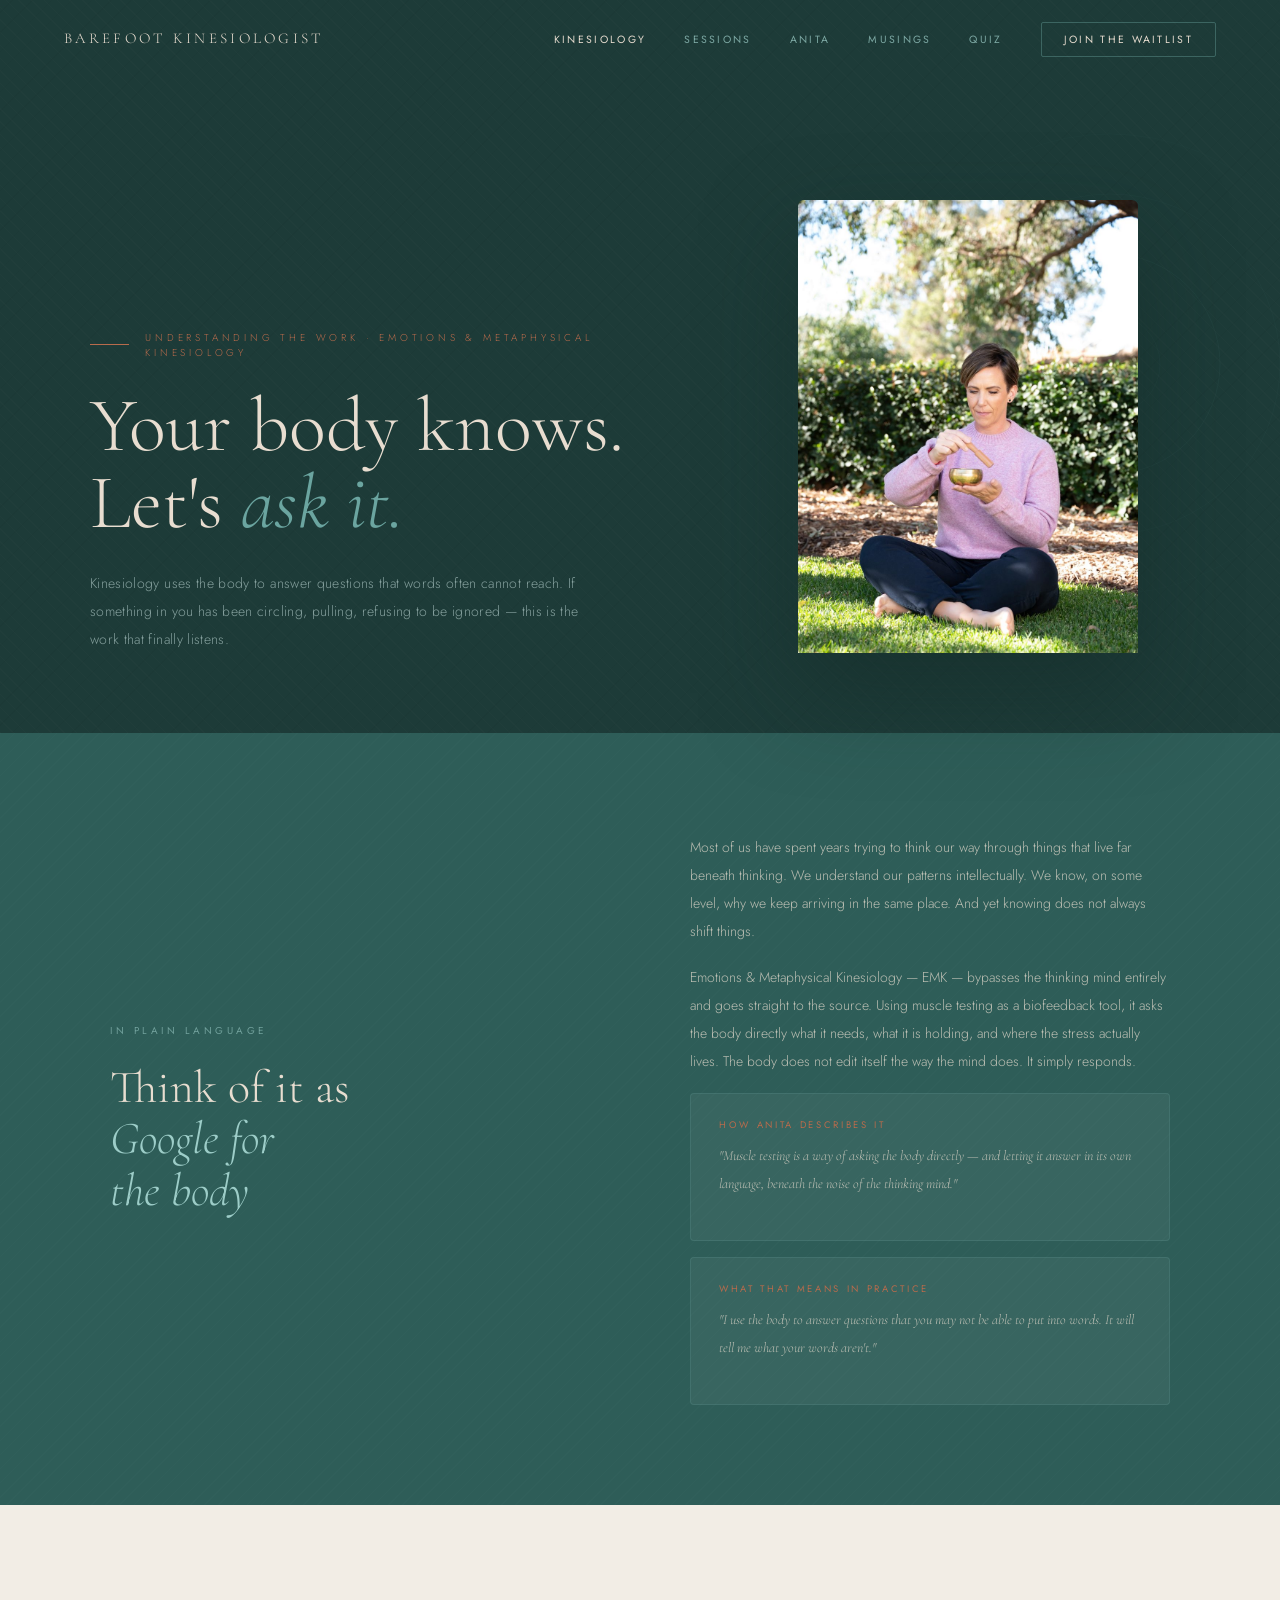
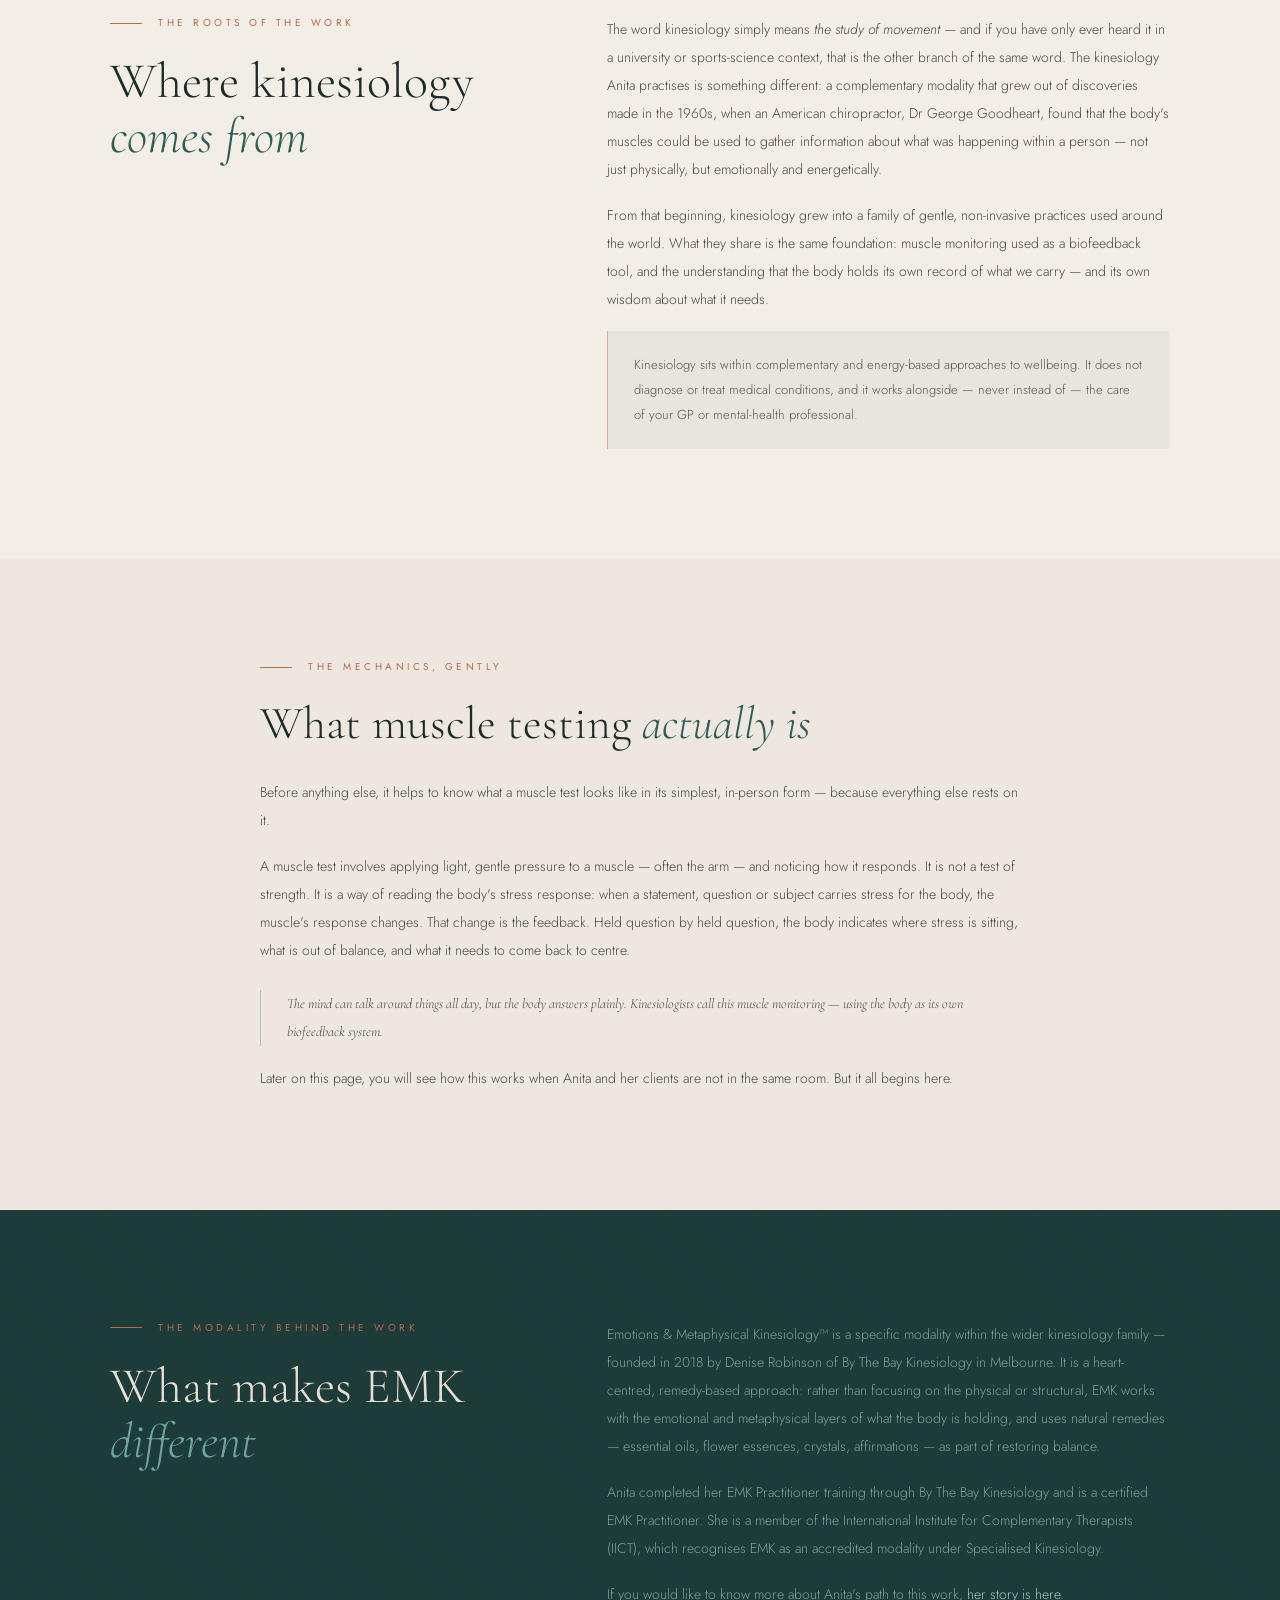
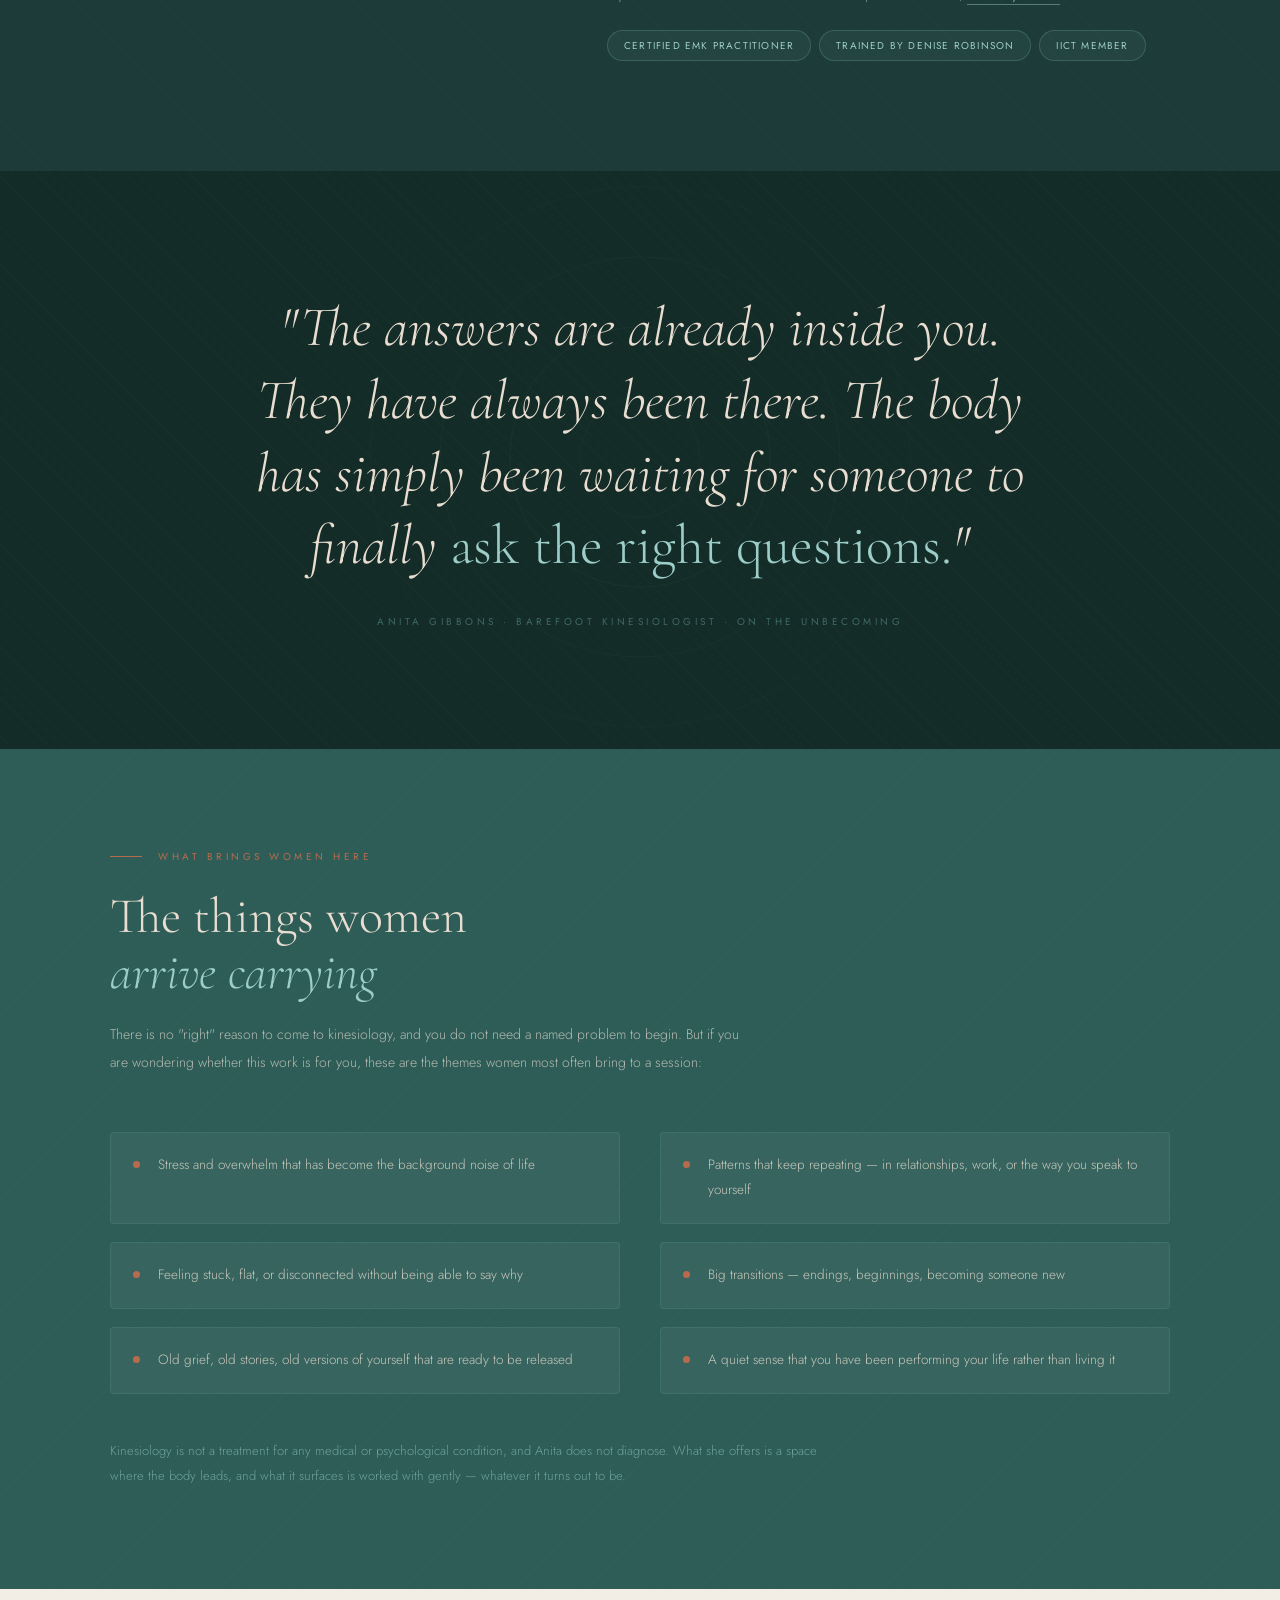
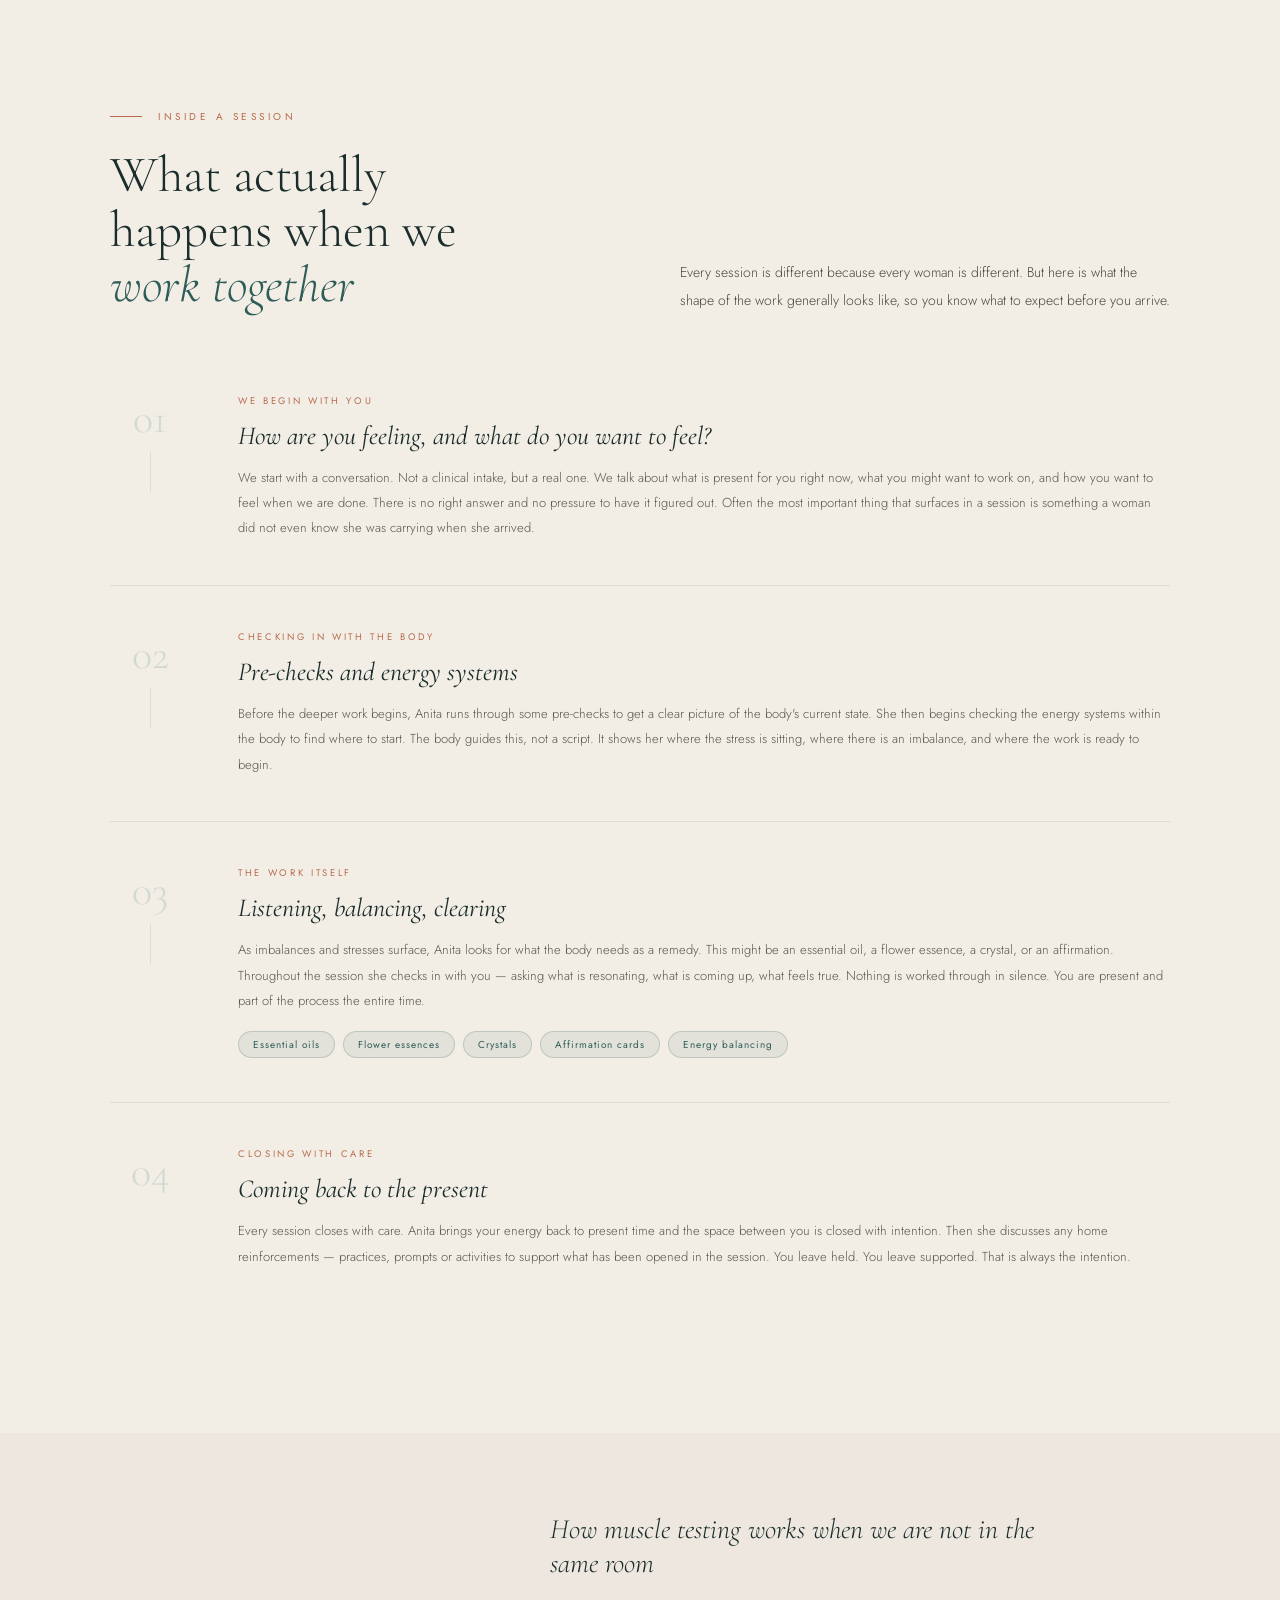
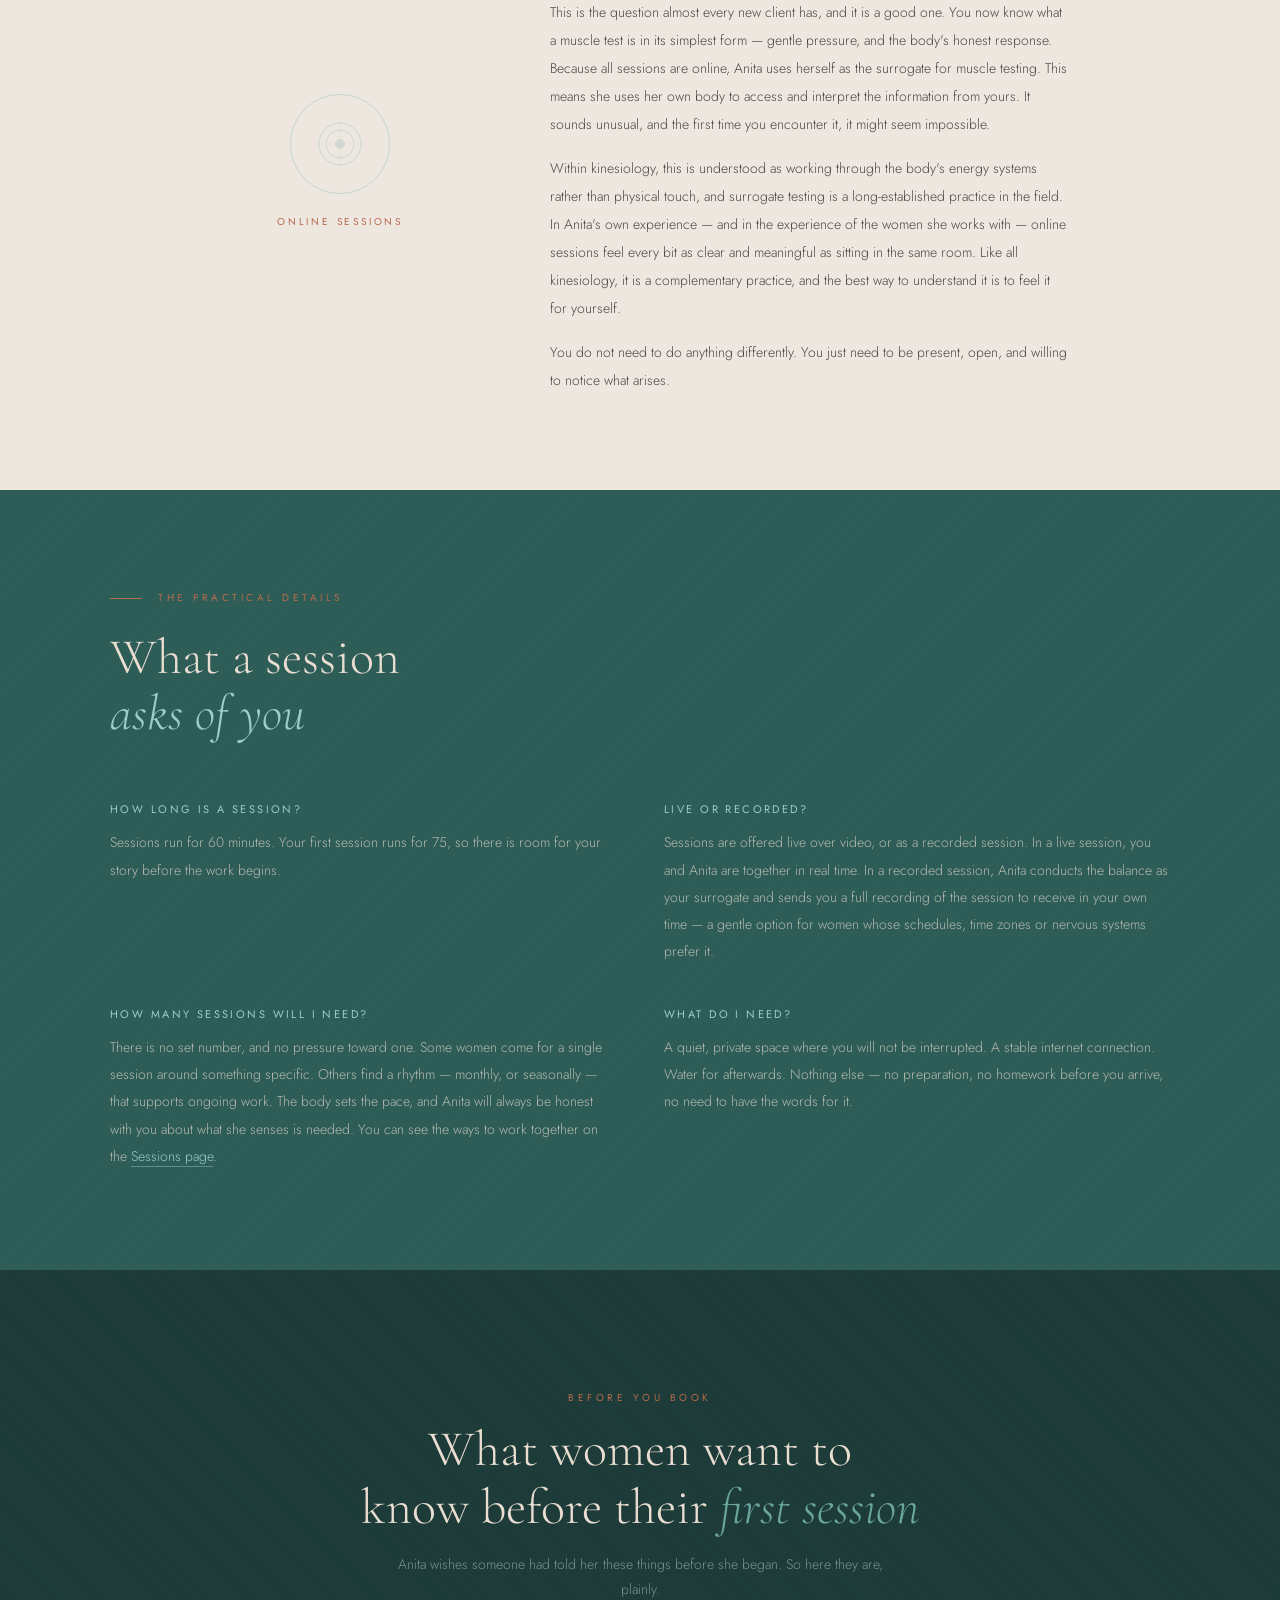
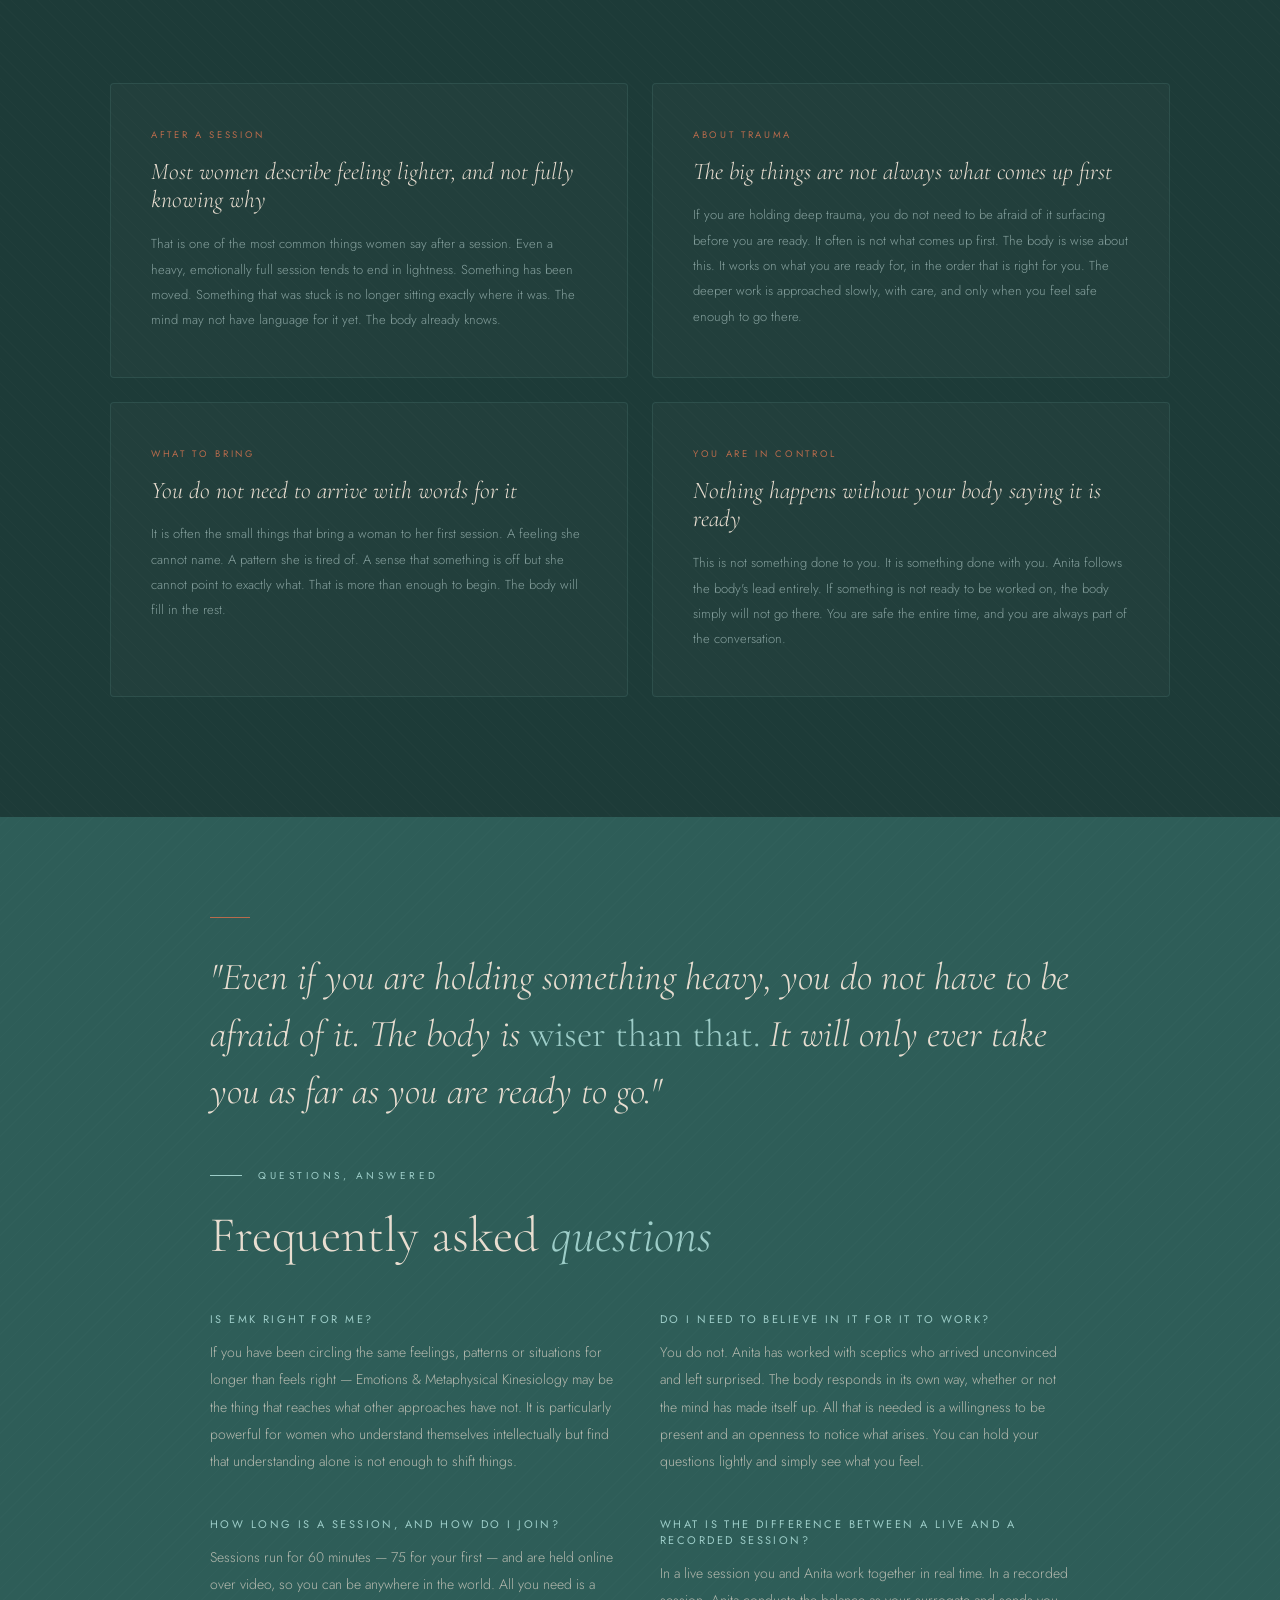
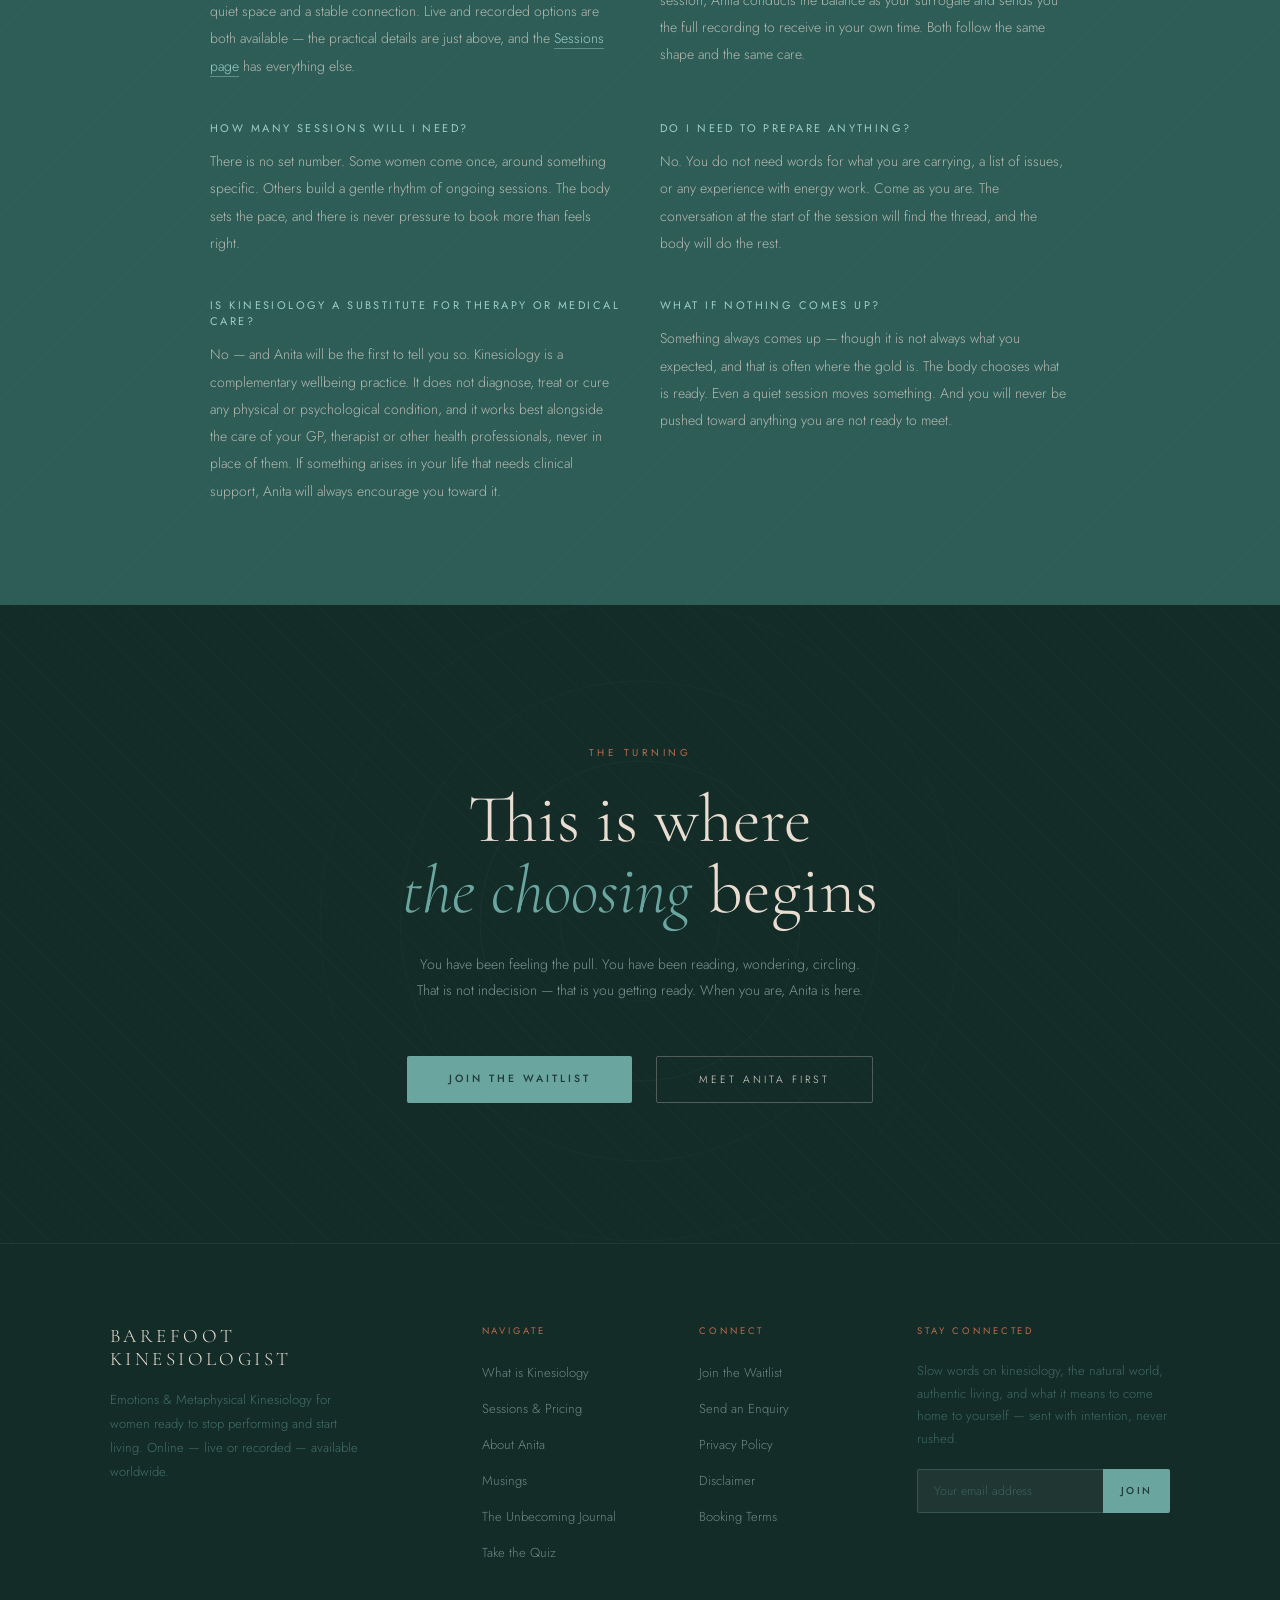
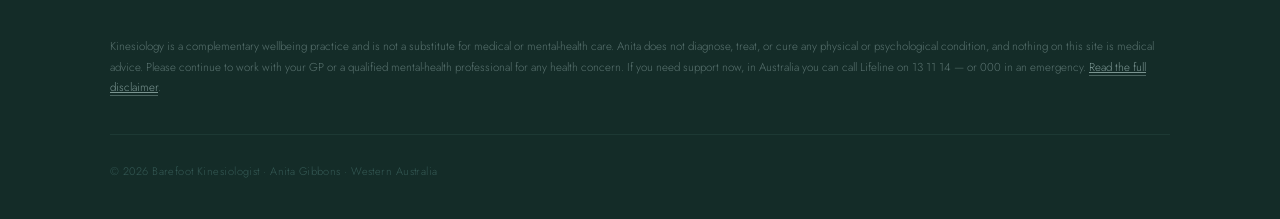
<file: kinesiology.html>
<!DOCTYPE html>
<html lang="en">
<head>
<!-- Google tag (gtag.js) -->
<script async src="https://www.googletagmanager.com/gtag/js?id=G-PWGFHFN387"></script>
<script>
  window.dataLayer = window.dataLayer || [];
  function gtag(){dataLayer.push(arguments);}
  gtag('js', new Date());

  gtag('config', 'G-PWGFHFN387');
</script>
<meta charset="UTF-8">
<meta name="viewport" content="width=device-width, initial-scale=1.0">
<title>What is Kinesiology · Barefoot Kinesiologist</title>
<meta name="description" content="What Emotions & Metaphysical Kinesiology (EMK) is, how muscle testing works, and what to expect in an online session with Anita Gibbons.">
<link rel="icon" href="favicon.ico">
<link rel="apple-touch-icon" href="apple-touch-icon.png">
<meta property="og:type" content="website">
<meta property="og:site_name" content="Barefoot Kinesiologist">
<meta property="og:title" content="What is Kinesiology · Barefoot Kinesiologist">
<meta property="og:description" content="What Emotions & Metaphysical Kinesiology (EMK) is, how muscle testing works, and what to expect in an online session with Anita Gibbons.">
<meta property="og:image" content="/og-image.jpg">
<meta name="twitter:card" content="summary_large_image">
<link rel="preconnect" href="https://fonts.googleapis.com">
<link href="https://fonts.googleapis.com/css2?family=Cormorant+Garamond:ital,wght@0,300;0,400;0,500;1,300;1,400;1,500&family=Jost:wght@200;300;400;500&display=swap" rel="stylesheet">
<style>
*,*::before,*::after{margin:0;padding:0;box-sizing:border-box;}
html{scroll-behavior:smooth;}
:root{
  --bone:#E8DDD0;--sand:#D4B896;
  --terra:#B86B4C;--terra-l:#C8856A;
  --glass:#6BA5A0;--glass-l:#9DCDC8;--glass-d:#4A8580;
  --weed:#2E5D58;--dark:#1D3B38;--darker:#142C28;
  --cream:#F2EDE5;--cream2:#EDE7DF;
  --serif:'Cormorant Garamond',Georgia,serif;
  --sans:'Jost',sans-serif;
}
body{font-family:var(--sans);background:var(--dark);color:var(--bone);overflow-x:hidden;}
a{cursor:pointer;}

/* === NAV === */
nav{
  position:fixed;top:0;left:0;right:0;z-index:200;
  padding:26px 64px;display:flex;justify-content:space-between;align-items:center;
  transition:background .45s,padding .35s,border-color .4s;
  border-bottom:0.5px solid transparent;
}
nav.scrolled{
  background:rgba(20,44,40,0.96);backdrop-filter:blur(16px);
  padding:16px 64px;border-color:rgba(107,165,160,0.14);
}
.nav-logo{
  font-family:var(--serif);font-size:15px;font-weight:300;
  letter-spacing:.22em;text-transform:uppercase;color:var(--bone);text-decoration:none;
}
.nav-links{display:flex;gap:38px;list-style:none;align-items:center;}
.nav-links a{
  font-size:10.5px;letter-spacing:.22em;text-transform:uppercase;
  color:rgba(157,205,200,.75);text-decoration:none;transition:color .3s;
}
.nav-links a:hover{color:var(--bone);}
.nav-cta{
  padding:9px 22px !important;
  border:0.5px solid rgba(107,165,160,.4) !important;
  border-radius:2px;color:var(--bone) !important;
  transition:background .3s,border-color .3s !important;
}
.nav-cta:hover{background:rgba(107,165,160,.12) !important;border-color:var(--glass) !important;}

/* === PAGE HERO === */
#page-hero{
  min-height:70vh;background:var(--dark);
  position:relative;padding:200px 64px 0;
}
.page-hero-inner{
  max-width:1100px;margin:0 auto;width:100%;
  display:grid;grid-template-columns:1.15fr 0.85fr;
  gap:56px;align-items:end;position:relative;z-index:2;
  padding-bottom:80px;
}
.page-hero-photo-wrap{
  position:relative;align-self:end;
  display:flex;justify-content:center;
}
.page-hero-photo{
  width:100%;max-width:340px;aspect-ratio:3/4;
  border-radius:6px 6px 0 0;overflow:hidden;
  box-shadow:0 40px 90px rgba(20,44,40,.55);
}
.page-hero-photo img{width:100%;height:100%;object-fit:cover;object-position:50% 20%;}
.page-hero-grain{
  position:absolute;inset:0;pointer-events:none;
  background-image:repeating-linear-gradient(45deg,rgba(255,255,255,.011) 0,rgba(255,255,255,.011) 1px,transparent 1px,transparent 9px),
    repeating-linear-gradient(-45deg,rgba(0,0,0,.03) 0,rgba(0,0,0,.03) 1px,transparent 1px,transparent 14px);
}
.page-hero-rings{
  position:absolute;right:-80px;top:50%;transform:translateY(-50%);
  pointer-events:none;opacity:.6;
}
.page-hero-content{max-width:720px;position:relative;z-index:2;}
.page-eyebrow{
  display:flex;align-items:center;gap:16px;margin-bottom:28px;
  opacity:0;animation:fadeUp .9s .2s forwards;
}
.page-eyebrow-line{width:40px;height:0.5px;background:var(--terra);}
.page-eyebrow span{font-size:10px;letter-spacing:.38em;text-transform:uppercase;color:var(--terra);font-weight:300;}
.page-headline{
  font-family:var(--serif);font-size:clamp(48px,6vw,78px);font-weight:300;
  line-height:1.0;color:var(--bone);margin-bottom:28px;
  opacity:0;animation:fadeUp .9s .35s forwards;
}
.page-headline em{font-style:italic;color:var(--glass);}
.page-sub{
  font-size:14px;font-weight:300;line-height:2;color:rgba(158,184,181,.8);
  max-width:500px;letter-spacing:.025em;
  opacity:0;animation:fadeUp .9s .5s forwards;
}

@keyframes fadeUp{from{opacity:0;transform:translateY(24px)}to{opacity:1;transform:translateY(0)}}
@keyframes fadeIn{from{opacity:0}to{opacity:1}}

/* === SHARED === */
.btn-primary{
  display:inline-block;padding:15px 42px;background:var(--glass);
  color:var(--dark);font-family:var(--sans);font-size:10.5px;
  letter-spacing:.28em;text-transform:uppercase;font-weight:500;
  text-decoration:none;border-radius:2px;transition:background .3s,transform .2s;
}
.btn-primary:hover{background:var(--glass-l);transform:translateY(-2px);}
.btn-ghost{
  display:inline-block;padding:15px 42px;background:transparent;
  color:var(--bone);font-family:var(--sans);font-size:10.5px;
  letter-spacing:.28em;text-transform:uppercase;font-weight:300;
  text-decoration:none;border-radius:2px;
  border:0.5px solid rgba(232,221,208,.28);transition:border-color .3s,background .3s;
}
.btn-ghost:hover{border-color:rgba(232,221,208,.55);background:rgba(232,221,208,.04);}
.section-eyebrow{
  font-size:10px;letter-spacing:.35em;text-transform:uppercase;
  color:var(--terra);margin-bottom:24px;
  display:flex;align-items:center;gap:16px;
}
.eyebrow-line{width:32px;height:0.5px;background:var(--terra);}

/* === IN PLAIN ENGLISH === */
#plain{
  background:var(--weed);padding:100px 64px;
  position:relative;overflow:hidden;
}
#plain::after{
  content:'';position:absolute;inset:0;pointer-events:none;
  background-image:repeating-linear-gradient(-45deg,rgba(255,255,255,.013) 0,rgba(255,255,255,.013) 1px,transparent 1px,transparent 10px);
}
.plain-inner{
  max-width:1060px;margin:0 auto;position:relative;z-index:1;
  display:grid;grid-template-columns:1fr 1fr;gap:100px;align-items:center;
}
.plain-left{}
.plain-tag{
  font-size:10px;letter-spacing:.35em;text-transform:uppercase;
  color:rgba(157,205,200,.6);margin-bottom:24px;
}
.plain-headline{
  font-family:var(--serif);font-size:clamp(32px,3.8vw,46px);
  font-weight:300;color:var(--bone);line-height:1.12;margin-bottom:0;
}
.plain-headline em{font-style:italic;color:var(--glass-l);}
.plain-right p{
  font-size:14px;font-weight:300;line-height:2;
  color:rgba(232,221,208,.75);margin-bottom:18px;
}
.analogy-cards{
  display:flex;flex-direction:column;gap:16px;margin-top:8px;
}
.analogy-card{
  padding:24px 28px;
  background:rgba(255,255,255,.05);
  border:0.5px solid rgba(107,165,160,.2);
  border-radius:4px;
}
.analogy-label{
  font-size:9.5px;letter-spacing:.28em;text-transform:uppercase;
  color:var(--terra);margin-bottom:10px;
}
.analogy-text{
  font-family:var(--serif);font-size:19px;font-style:italic;
  font-weight:300;color:var(--bone);line-height:1.4;
}

/* === THE CENTREPIECE STATEMENT === */
#centrepiece{
  background:var(--darker);padding:120px 64px;
  text-align:center;position:relative;overflow:hidden;
}
#centrepiece::before{
  content:'';position:absolute;inset:0;pointer-events:none;
  background-image:repeating-linear-gradient(45deg,rgba(255,255,255,.011) 0,rgba(255,255,255,.011) 1px,transparent 1px,transparent 9px);
}
.centrepiece-rings{
  position:absolute;left:50%;top:50%;
  transform:translate(-50%,-50%);pointer-events:none;
}
.centrepiece-inner{position:relative;z-index:1;max-width:820px;margin:0 auto;}
.centrepiece-quote{
  font-family:var(--serif);font-size:clamp(30px,4.5vw,56px);
  font-weight:300;font-style:italic;color:var(--bone);
  line-height:1.3;margin-bottom:32px;
}
.centrepiece-quote em{font-style:normal;color:var(--glass-l);}
.centrepiece-attr{
  font-size:10px;letter-spacing:.35em;text-transform:uppercase;
  color:rgba(107,165,160,.5);
}

/* === HOW IT ACTUALLY WORKS === */
#howit{
  background:var(--cream);padding:120px 64px;
}
.howit-inner{max-width:1060px;margin:0 auto;}
.howit-header{
  display:grid;grid-template-columns:1fr 1fr;gap:80px;
  align-items:end;margin-bottom:80px;
}
.howit-h2{
  font-family:var(--serif);font-size:clamp(36px,4vw,52px);
  font-weight:300;line-height:1.08;color:#1A2D2B;
}
.howit-h2 em{font-style:italic;color:var(--weed);}
.howit-intro{
  font-size:14px;font-weight:300;line-height:2;color:#4A4840;
}
.session-steps{display:flex;flex-direction:column;gap:0;}
.session-step{
  display:grid;grid-template-columns:80px 1fr;gap:48px;
  padding:44px 0;
  border-bottom:0.5px solid rgba(46,93,88,.12);
  align-items:start;
}
.session-step:first-child{padding-top:0;}
.session-step:last-child{border-bottom:none;}
.step-marker{
  display:flex;flex-direction:column;align-items:center;gap:12px;
  padding-top:4px;
}
.step-marker-num{
  font-family:var(--serif);font-size:42px;font-weight:300;
  color:rgba(107,165,160,.25);line-height:1;
}
.step-marker-line{
  width:0.5px;height:40px;background:rgba(107,165,160,.2);
}
.session-step:last-child .step-marker-line{display:none;}
.step-content{}
.step-content-tag{
  font-size:9.5px;letter-spacing:.28em;text-transform:uppercase;
  color:var(--terra);margin-bottom:12px;
}
.step-content-title{
  font-family:var(--serif);font-size:26px;font-weight:400;font-style:italic;
  color:#1A2D2B;margin-bottom:14px;line-height:1.2;
}
.step-content-body{
  font-size:13px;font-weight:300;line-height:1.95;
  color:#545850;
}
.step-tools{
  display:flex;flex-wrap:wrap;gap:8px;margin-top:18px;
}
.step-tool-pill{
  padding:5px 14px;border-radius:40px;
  background:rgba(46,93,88,.08);
  border:0.5px solid rgba(46,93,88,.2);
  font-size:10px;letter-spacing:.1em;
  color:var(--weed);
}

/* === SURROGATE NOTE === */
#surrogate{
  background:var(--cream2);padding:80px 64px;
}
.surrogate-inner{
  max-width:860px;margin:0 auto;
  display:grid;grid-template-columns:1fr 2fr;gap:80px;align-items:center;
}
.surrogate-left{
  text-align:center;
}
.surrogate-icon{
  width:100px;height:100px;border-radius:50%;
  border:0.5px solid rgba(107,165,160,.3);
  display:flex;align-items:center;justify-content:center;
  margin:0 auto 20px;
}
.surrogate-icon svg{opacity:.5;}
.surrogate-label{
  font-size:10px;letter-spacing:.28em;text-transform:uppercase;
  color:var(--terra);
}
.surrogate-right{}
.surrogate-h3{
  font-family:var(--serif);font-size:28px;font-weight:300;font-style:italic;
  color:#1A2D2B;margin-bottom:18px;line-height:1.2;
}
.surrogate-body{
  font-size:14px;font-weight:300;line-height:2;
  color:#4A4840;margin-bottom:16px;
}

/* === WHAT TO EXPECT === */
#expect{
  background:var(--dark);padding:120px 64px;
  position:relative;overflow:hidden;
}
#expect::before{
  content:'';position:absolute;inset:0;pointer-events:none;
  background-image:repeating-linear-gradient(45deg,rgba(255,255,255,.01) 0,rgba(255,255,255,.01) 1px,transparent 1px,transparent 9px);
}
.expect-inner{
  max-width:1060px;margin:0 auto;position:relative;z-index:1;
}
.expect-header{
  text-align:center;margin-bottom:80px;
}
.expect-tag{
  font-size:10px;letter-spacing:.35em;text-transform:uppercase;
  color:var(--terra);margin-bottom:16px;
}
.expect-h2{
  font-family:var(--serif);font-size:clamp(34px,4vw,50px);
  font-weight:300;color:var(--bone);line-height:1.15;margin-bottom:16px;
}
.expect-h2 em{font-style:italic;color:var(--glass);}
.expect-sub{
  font-size:14px;font-weight:300;line-height:1.8;
  color:rgba(158,184,181,.7);max-width:520px;margin:0 auto;
}
.expect-grid{
  display:grid;grid-template-columns:1fr 1fr;gap:24px;
}
.expect-card{
  padding:44px 40px;
  border:0.5px solid rgba(107,165,160,.15);
  border-radius:4px;
  background:rgba(255,255,255,.025);
  transition:background .35s,border-color .35s;
}
.expect-card:hover{
  background:rgba(107,165,160,.06);
  border-color:rgba(107,165,160,.3);
}
.expect-card-eyebrow{
  font-size:9.5px;letter-spacing:.28em;text-transform:uppercase;
  color:var(--terra);margin-bottom:16px;
}
.expect-card-title{
  font-family:var(--serif);font-size:24px;font-weight:300;font-style:italic;
  color:var(--bone);margin-bottom:16px;line-height:1.2;
}
.expect-card-body{
  font-size:13px;font-weight:300;line-height:1.95;
  color:rgba(158,184,181,.8);
}

/* === BEFORE YOU BOOK === */
#beforebook{
  background:var(--weed);padding:100px 64px;
  position:relative;overflow:hidden;
}
#beforebook::after{
  content:'';position:absolute;inset:0;pointer-events:none;
  background-image:repeating-linear-gradient(-45deg,rgba(255,255,255,.013) 0,rgba(255,255,255,.013) 1px,transparent 1px,transparent 10px);
}
.beforebook-inner{
  max-width:860px;margin:0 auto;position:relative;z-index:1;
}
.beforebook-rule{
  width:40px;height:0.5px;background:var(--terra);margin-bottom:32px;
}
.beforebook-large{
  font-family:var(--serif);font-size:clamp(26px,3.2vw,38px);
  font-weight:300;font-style:italic;color:var(--bone);
  line-height:1.5;margin-bottom:48px;
}
.beforebook-large em{font-style:normal;color:var(--glass-l);}
.beforebook-grid{
  display:grid;grid-template-columns:1fr 1fr;gap:40px;
}
.beforebook-item{}
.beforebook-item-title{
  font-size:11px;letter-spacing:.22em;text-transform:uppercase;
  color:var(--glass-l);margin-bottom:12px;
}
.beforebook-item-body{
  font-size:14px;font-weight:300;line-height:1.95;
  color:rgba(232,221,208,.72);
}

/* === CTA === */
#cta{
  background:var(--darker);padding:140px 64px;
  text-align:center;position:relative;overflow:hidden;
}
#cta::before{
  content:'';position:absolute;inset:0;pointer-events:none;
  background-image:repeating-linear-gradient(45deg,rgba(255,255,255,.01) 0,rgba(255,255,255,.01) 1px,transparent 1px,transparent 9px);
}
.cta-rings{
  position:absolute;left:50%;top:50%;
  transform:translate(-50%,-50%);pointer-events:none;
}
.cta-inner{position:relative;z-index:1;}
.cta-tag{
  font-size:10px;letter-spacing:.35em;text-transform:uppercase;
  color:var(--terra);margin-bottom:24px;
}
.cta-headline{
  font-family:var(--serif);font-size:clamp(40px,5.5vw,68px);
  font-weight:300;color:var(--bone);line-height:1.05;margin-bottom:24px;
}
.cta-headline em{font-style:italic;color:var(--glass);}
.cta-sub{
  font-size:14px;font-weight:300;line-height:1.9;
  color:rgba(158,184,181,.75);max-width:460px;
  margin:0 auto 52px;
}
.cta-buttons{display:flex;justify-content:center;gap:24px;}

/* === FOOTER === */
footer{
  background:var(--darker);padding:80px 64px 40px;
  border-top:0.5px solid rgba(107,165,160,.13);
}
.footer-grid{
  max-width:1060px;margin:0 auto;
  display:grid;grid-template-columns:2fr 1fr 1fr 1.6fr;
  gap:64px;margin-bottom:60px;
}
.footer-brand-logo{
  font-family:var(--serif);font-size:19px;font-weight:300;
  letter-spacing:.18em;text-transform:uppercase;
  color:var(--bone);text-decoration:none;display:block;margin-bottom:18px;
}
.footer-tagline{
  font-size:13px;font-weight:300;line-height:1.85;
  color:rgba(107,165,160,.55);max-width:260px;
}
.footer-col-head{
  font-size:9.5px;letter-spacing:.3em;text-transform:uppercase;
  color:var(--terra);margin-bottom:22px;
}
.footer-list{list-style:none;}
.footer-list li{margin-bottom:13px;}
.footer-list a{
  font-size:13px;font-weight:300;color:rgba(158,184,181,.65);
  text-decoration:none;transition:color .3s;
}
.footer-list a:hover{color:var(--bone);}
.footer-newsletter-note{
  font-size:13px;font-weight:300;line-height:1.75;
  color:rgba(107,165,160,.5);margin-bottom:18px;
}
.nl-row{display:flex;}
.nl-row input{
  flex:1;padding:12px 16px;
  background:rgba(255,255,255,.05);
  border:0.5px solid rgba(107,165,160,.28);
  border-right:none;border-radius:2px 0 0 2px;
  color:var(--bone);font-family:var(--sans);font-size:12.5px;
  font-weight:300;outline:none;transition:border-color .3s;
}
.nl-row input::placeholder{color:rgba(107,165,160,.4);}
.nl-row input:focus{border-color:rgba(107,165,160,.55);}
.nl-row button{
  padding:12px 18px;background:var(--glass);border:none;
  border-radius:0 2px 2px 0;color:var(--dark);
  font-family:var(--sans);font-size:10px;letter-spacing:.22em;
  text-transform:uppercase;font-weight:500;cursor:pointer;
  transition:background .3s;
}
.nl-row button:hover{background:var(--glass-l);}
.footer-bottom{
  max-width:1060px;margin:0 auto;
  border-top:0.5px solid rgba(107,165,160,.1);
  padding-top:28px;display:flex;justify-content:space-between;align-items:center;
}
.footer-copy{font-size:11px;font-weight:300;color:rgba(107,165,160,.38);letter-spacing:.04em;}
.footer-socials{display:flex;gap:22px;}
.soc-link{
  font-size:10px;letter-spacing:.2em;text-transform:uppercase;
  color:rgba(107,165,160,.42);text-decoration:none;transition:color .3s;
}
.soc-link:hover{color:var(--glass-l);}

/* === ROOTS OF THE WORK === */
#roots{background:var(--cream);padding:110px 64px;}
.roots-inner{max-width:1060px;margin:0 auto;display:grid;grid-template-columns:1fr 1.35fr;gap:80px;align-items:start;}
.roots-h2{font-family:var(--serif);font-size:clamp(34px,4vw,50px);font-weight:300;line-height:1.1;color:#1A2D2B;}
.roots-h2 em{font-style:italic;color:var(--weed);}
.roots-body p{font-size:14px;font-weight:300;line-height:2;color:#4A4840;margin-bottom:18px;}
.roots-note{margin-top:8px;padding:22px 26px;border-left:1.5px solid rgba(184,107,76,.45);background:rgba(46,93,88,.05);border-radius:0 4px 4px 0;font-size:13px;font-weight:300;line-height:1.9;color:#545850;}

/* === MECHANICS === */
#mechanics{background:var(--cream2);padding:100px 64px;}
.mechanics-inner{max-width:760px;margin:0 auto;}
.mechanics-h2{font-family:var(--serif);font-size:clamp(32px,3.8vw,46px);font-weight:300;line-height:1.12;color:#1A2D2B;margin-bottom:28px;}
.mechanics-h2 em{font-style:italic;color:var(--weed);}
.mechanics-body p{font-size:14px;font-weight:300;line-height:2;color:#4A4840;margin-bottom:18px;}
.mechanics-pull{font-family:var(--serif);font-size:21px;font-style:italic;font-weight:300;color:var(--weed);line-height:1.55;margin:26px 0 18px;padding-left:26px;border-left:1.5px solid rgba(107,165,160,.5);}

/* === MODALITY === */
#modality{background:var(--dark);padding:110px 64px;position:relative;overflow:hidden;}
#modality::before{content:'';position:absolute;inset:0;pointer-events:none;background-image:repeating-linear-gradient(45deg,rgba(255,255,255,.01) 0,rgba(255,255,255,.01) 1px,transparent 1px,transparent 9px);}
.modality-inner{max-width:1060px;margin:0 auto;position:relative;z-index:1;display:grid;grid-template-columns:1fr 1.35fr;gap:80px;align-items:start;}
.modality-h2{font-family:var(--serif);font-size:clamp(34px,4vw,50px);font-weight:300;line-height:1.1;color:var(--bone);}
.modality-h2 em{font-style:italic;color:var(--glass);}
.modality-body p{font-size:14px;font-weight:300;line-height:2;color:rgba(158,184,181,.8);margin-bottom:18px;}
.modality-body a{color:var(--glass-l);text-decoration:none;border-bottom:0.5px solid rgba(157,205,200,.45);transition:color .3s,border-color .3s;}
.modality-body a:hover{color:var(--bone);border-color:var(--bone);}
.modality-creds{display:flex;flex-wrap:wrap;gap:8px;margin-top:22px;}
.modality-cred-pill{padding:7px 16px;border-radius:40px;background:rgba(107,165,160,.09);border:0.5px solid rgba(107,165,160,.3);font-size:10px;letter-spacing:.12em;text-transform:uppercase;color:var(--glass-l);}

/* === WHAT BRINGS WOMEN HERE === */
#arrive{background:var(--weed);padding:100px 64px;position:relative;overflow:hidden;}
#arrive::after{content:'';position:absolute;inset:0;pointer-events:none;background-image:repeating-linear-gradient(-45deg,rgba(255,255,255,.013) 0,rgba(255,255,255,.013) 1px,transparent 1px,transparent 10px);}
.arrive-inner{max-width:1060px;margin:0 auto;position:relative;z-index:1;}
.arrive-header{max-width:640px;margin-bottom:56px;}
.arrive-h2{font-family:var(--serif);font-size:clamp(34px,4vw,50px);font-weight:300;line-height:1.12;color:var(--bone);margin-bottom:20px;}
.arrive-h2 em{font-style:italic;color:var(--glass-l);}
.arrive-intro{font-size:14px;font-weight:300;line-height:2;color:rgba(232,221,208,.72);}
.arrive-grid{display:grid;grid-template-columns:1fr 1fr;gap:18px 40px;margin-bottom:44px;}
.arrive-item{display:flex;gap:18px;align-items:flex-start;padding:20px 22px;background:rgba(255,255,255,.045);border:0.5px solid rgba(107,165,160,.18);border-radius:4px;}
.arrive-item-dot{flex:none;width:7px;height:7px;border-radius:50%;background:var(--terra);margin-top:8px;}
.arrive-item p{font-size:13.5px;font-weight:300;line-height:1.85;color:rgba(232,221,208,.82);}
.arrive-disclaimer{font-size:13px;font-weight:300;line-height:1.95;color:rgba(157,205,200,.6);max-width:720px;}

/* === PRACTICAL DETAILS === */
#practical{background:var(--weed);padding:100px 64px;position:relative;overflow:hidden;}
#practical::after{content:'';position:absolute;inset:0;pointer-events:none;background-image:repeating-linear-gradient(-45deg,rgba(255,255,255,.013) 0,rgba(255,255,255,.013) 1px,transparent 1px,transparent 10px);}
.practical-inner{max-width:1060px;margin:0 auto;position:relative;z-index:1;}
.practical-header{max-width:620px;margin-bottom:60px;}
.practical-h2{font-family:var(--serif);font-size:clamp(34px,4vw,50px);font-weight:300;line-height:1.12;color:var(--bone);}
.practical-h2 em{font-style:italic;color:var(--glass-l);}
.practical-grid{display:grid;grid-template-columns:1fr 1fr;gap:40px 48px;}
.practical-item-title{font-size:11px;letter-spacing:.22em;text-transform:uppercase;color:var(--glass-l);margin-bottom:12px;}
.practical-item-body{font-size:14px;font-weight:300;line-height:1.95;color:rgba(232,221,208,.72);}
.practical-item-body a{color:var(--glass-l);text-decoration:none;border-bottom:0.5px solid rgba(157,205,200,.45);transition:color .3s,border-color .3s;}
.practical-item-body a:hover{color:var(--bone);border-color:var(--bone);}

/* === FAQ EXPANSION === */
.beforebook-grid{grid-template-columns:1fr 1fr;}
.beforebook-item-body a{color:var(--glass-l);text-decoration:none;border-bottom:0.5px solid rgba(157,205,200,.45);transition:color .3s,border-color .3s;}
.beforebook-item-body a:hover{color:var(--bone);border-color:var(--bone);}

/* === NEW SECTIONS · RESPONSIVE === */
@media (max-width:900px){
  .page-hero-inner{grid-template-columns:1fr;gap:40px;}
  .page-hero-photo-wrap{justify-content:flex-start;}
  .roots-inner,.modality-inner{grid-template-columns:1fr;gap:36px;}
  .arrive-grid,.practical-grid,.mechanics-inner{grid-template-columns:1fr;}
  .arrive-grid{gap:14px;}
}
@media (max-width:640px){
  #roots,#mechanics,#modality,#arrive,#practical{padding:72px 28px;}
}

/* REVEAL */
.reveal{opacity:0;transform:translateY(30px);transition:opacity .75s ease,transform .75s ease;}
.reveal.on{opacity:1;transform:translateY(0);}
.reveal-l{opacity:0;transform:translateX(-30px);transition:opacity .75s ease,transform .75s ease;}
.reveal-l.on{opacity:1;transform:translateX(0);}
.reveal-r{opacity:0;transform:translateX(30px);transition:opacity .75s ease,transform .75s ease;}
.reveal-r.on{opacity:1;transform:translateX(0);}
.d1{transition-delay:.1s;}.d2{transition-delay:.2s;}.d3{transition-delay:.3s;}.d4{transition-delay:.4s;}

/* === WAITLIST MODAL === */
.wl-backdrop{position:fixed;inset:0;z-index:9000;background:rgba(14,28,26,0.85);backdrop-filter:blur(8px);display:flex;align-items:center;justify-content:center;padding:24px;opacity:0;pointer-events:none;transition:opacity .35s;}
.wl-backdrop.open{opacity:1;pointer-events:all;}
.wl-modal{background:var(--dark);width:100%;max-width:520px;border-radius:4px;border:0.5px solid rgba(107,165,160,.22);position:relative;overflow:hidden;transform:translateY(32px) scale(0.97);transition:transform .42s cubic-bezier(.22,1,.36,1);}
.wl-backdrop.open .wl-modal{transform:translateY(0) scale(1);}
.wl-accent{height:2px;background:linear-gradient(90deg,var(--terra) 0%,var(--glass) 100%);}
.wl-close{position:absolute;top:16px;right:18px;background:none;border:none;cursor:pointer;color:rgba(107,165,160,.38);font-size:18px;line-height:1;transition:color .2s;padding:6px;}
.wl-close:hover{color:rgba(107,165,160,.75);}
.wl-body{padding:42px 46px 46px;}
.wl-eyebrow{font-size:9.5px;letter-spacing:.38em;text-transform:uppercase;color:var(--terra);margin-bottom:14px;display:flex;align-items:center;gap:14px;}
.wl-eyebrow-line{width:28px;height:0.5px;background:var(--terra);}
.wl-title{font-family:var(--serif);font-size:38px;font-weight:300;font-style:italic;color:var(--bone);line-height:1.08;margin-bottom:10px;}
.wl-sub{font-size:13px;font-weight:300;line-height:1.85;color:rgba(157,205,200,.6);margin-bottom:30px;}
.wl-session-label{display:block;font-size:9.5px;letter-spacing:.22em;text-transform:uppercase;color:rgba(157,205,200,.45);margin-bottom:10px;}
.wl-pills{display:flex;flex-wrap:wrap;gap:8px;margin-bottom:28px;}
.wl-pill{padding:9px 16px;border-radius:2px;cursor:pointer;font-family:var(--sans);font-size:10.5px;font-weight:300;letter-spacing:.12em;text-transform:uppercase;border:0.5px solid rgba(107,165,160,.26);color:rgba(157,205,200,.6);background:transparent;transition:all .2s;}
.wl-pill:hover{border-color:var(--glass);color:var(--glass-l);}
.wl-pill.active{background:rgba(107,165,160,.13);border-color:var(--glass);color:var(--glass-l);}
.wl-row{margin-bottom:15px;}
.wl-row label{display:block;font-size:9.5px;letter-spacing:.2em;text-transform:uppercase;color:rgba(157,205,200,.45);margin-bottom:8px;}
.wl-row input,.wl-row textarea{width:100%;padding:13px 16px;background:rgba(255,255,255,.04);border:0.5px solid rgba(107,165,160,.24);border-radius:2px;color:var(--bone);font-family:var(--sans);font-size:13px;font-weight:300;outline:none;transition:border-color .25s;resize:none;}
.wl-row input::placeholder,.wl-row textarea::placeholder{color:rgba(107,165,160,.28);}
.wl-row input:focus,.wl-row textarea:focus{border-color:rgba(107,165,160,.55);}
.wl-row input.wl-error{border-color:rgba(184,107,76,.65);}
.wl-submit{width:100%;margin-top:10px;padding:16px;background:var(--terra);border:none;border-radius:2px;color:var(--cream);font-family:var(--sans);font-size:10.5px;letter-spacing:.28em;text-transform:uppercase;font-weight:500;cursor:pointer;transition:background .3s,transform .2s;}
.wl-submit:hover{background:var(--terra-l);transform:translateY(-2px);}
.wl-note{font-size:11px;font-weight:300;color:rgba(107,165,160,.35);margin-top:14px;text-align:center;line-height:1.65;}
.wl-success{display:none;text-align:center;padding:64px 46px;}
.wl-success.show{display:block;}
.wl-success-ring{width:52px;height:52px;border-radius:50%;border:0.5px solid rgba(107,165,160,.38);display:flex;align-items:center;justify-content:center;margin:0 auto 26px;color:var(--glass);font-size:22px;}
.wl-success-title{font-family:var(--serif);font-size:34px;font-weight:300;font-style:italic;color:var(--bone);margin-bottom:12px;}
.wl-success-body{font-size:13px;font-weight:300;line-height:1.85;color:rgba(157,205,200,.6);max-width:320px;margin:0 auto 34px;}
</style>
<link rel="stylesheet" href="mobile.css">
<script type="application/ld+json">
{
  "@context": "https://schema.org",
  "@type": "FAQPage",
  "mainEntity": [
    {
      "@type": "Question",
      "name": "Is EMK right for me?",
      "acceptedAnswer": { "@type": "Answer", "text": "If you have been circling the same feelings, patterns or situations for longer than feels right — Emotions & Metaphysical Kinesiology may be the thing that reaches what other approaches have not. It is particularly powerful for women who understand themselves intellectually but find that understanding alone is not enough to shift things." }
    },
    {
      "@type": "Question",
      "name": "Do I need to believe in kinesiology for it to work?",
      "acceptedAnswer": { "@type": "Answer", "text": "You do not. Anita has worked with sceptics who arrived unconvinced and left surprised. The body responds in its own way, whether or not the mind has made itself up. All that is needed is a willingness to be present and an openness to notice what arises." }
    },
    {
      "@type": "Question",
      "name": "How long is a kinesiology session, and how do I join?",
      "acceptedAnswer": { "@type": "Answer", "text": "Sessions run for 60 minutes — 75 for your first — and are held online over video, so you can be anywhere in the world. All you need is a quiet space and a stable internet connection. Live and recorded options are both available." }
    },
    {
      "@type": "Question",
      "name": "What is the difference between a live and a recorded session?",
      "acceptedAnswer": { "@type": "Answer", "text": "In a live session you and Anita work together in real time. In a recorded session, Anita conducts the balance as your surrogate and sends you the full recording to receive in your own time. Both follow the same shape and the same care." }
    },
    {
      "@type": "Question",
      "name": "How many kinesiology sessions will I need?",
      "acceptedAnswer": { "@type": "Answer", "text": "There is no set number. Some women come once, around something specific. Others build a gentle rhythm of ongoing sessions. The body sets the pace, and there is never pressure to book more than feels right." }
    },
    {
      "@type": "Question",
      "name": "Do I need to prepare anything for a session?",
      "acceptedAnswer": { "@type": "Answer", "text": "No. You do not need words for what you are carrying, a list of issues, or any experience with energy work. Come as you are. The conversation at the start of the session will find the thread, and the body will do the rest." }
    },
    {
      "@type": "Question",
      "name": "Is kinesiology a substitute for therapy or medical care?",
      "acceptedAnswer": { "@type": "Answer", "text": "No. Kinesiology is a complementary wellbeing practice. It does not diagnose, treat or cure any physical or psychological condition, and it works best alongside the care of your GP, therapist or other health professionals, never in place of them." }
    },
    {
      "@type": "Question",
      "name": "What if nothing comes up in a session?",
      "acceptedAnswer": { "@type": "Answer", "text": "Something always comes up — though it is not always what you expected. The body chooses what is ready. Even a quiet session moves something, and you will never be pushed toward anything you are not ready to meet." }
    }
  ]
}
</script>
</head>
<body>

<!-- MOBILE MENU -->
<div class="nav-mobile-menu" id="navMobileMenu" style="display:none;">
  <button class="nav-mobile-close" id="navMobileClose" aria-label="Close menu">&#x2715;</button>
  <ul>
      <li><a href='/kinesiology'>Kinesiology</a></li>
      <li><a href='/sessions'>Sessions</a></li>
      <li><a href='/about'>Anita</a></li>
      <li><a href='/musings'>Musings</a></li>
      <li><a href='/quiz'>Quiz</a></li>
    <li><a href="#" onclick="openWaitlist('');return false;" class="nav-mobile-cta">Join the Waitlist</a></li>
  </ul>
</div>

<!-- NAVIGATION -->
<nav id="main-nav">
  <a class='nav-logo' href='/'>Barefoot Kinesiologist</a>
  <ul class="nav-links">
    <li><a href='/kinesiology' style='color:var(--bone);'>Kinesiology</a></li>
    <li><a href='/sessions'>Sessions</a></li>
    <li><a href='/about'>Anita</a></li>
    <li><a href='/musings'>Musings</a></li>
    <li><a href='/quiz'>Quiz</a></li>
    <li><a href="#" class="nav-cta" onclick="openWaitlist('');return false;">Join the Waitlist</a></li>
  </ul>
  <button class="nav-hamburger" id="navHamburger" aria-label="Open menu"><span></span><span></span><span></span></button>
</nav>

<!-- PAGE HERO -->
<section id="page-hero">
  <div class="page-hero-grain"></div>

  <div class="page-hero-rings">
    <svg aria-hidden="true" width="500" height="500" viewBox="0 0 500 500" fill="none">
      <circle cx="250" cy="250" r="230" stroke="rgba(107,165,160,0.09)" stroke-width="0.5"/>
      <circle cx="250" cy="250" r="170" stroke="rgba(107,165,160,0.13)" stroke-width="0.5"/>
      <circle cx="250" cy="250" r="110" stroke="rgba(107,165,160,0.18)" stroke-width="0.5"/>
      <circle cx="250" cy="250" r="50" stroke="rgba(107,165,160,0.15)" stroke-width="0.5"/>
      <circle cx="250" cy="250" r="4" fill="rgba(107,165,160,0.35)"/>
      <line x1="250" y1="20" x2="250" y2="480" stroke="rgba(107,165,160,0.04)" stroke-width="0.5"/>
      <line x1="20" y1="250" x2="480" y2="250" stroke="rgba(107,165,160,0.04)" stroke-width="0.5"/>
    </svg>
  </div>

  <div class="page-hero-inner">
    <div class="page-hero-content">
      <div class="page-eyebrow">
        <div class="page-eyebrow-line"></div>
        <span>Understanding the work · Emotions & Metaphysical Kinesiology</span>
      </div>
      <h1 class="page-headline">
        Your body knows.<br>Let's <em>ask it.</em>
      </h1>
      <p class="page-sub">
        Kinesiology uses the body to answer questions that words often cannot reach. If something in you has been circling, pulling, refusing to be ignored — this is the work that finally listens.
      </p>
    </div>
    <div class="page-hero-photo-wrap">
      <div class="page-hero-photo">
        <img src="images/anita-singing-bowl.jpg" alt="Anita Gibbons sitting cross-legged outdoors, playing a singing bowl">
      </div>
    </div>
  </div>
</section>

<!-- IN PLAIN ENGLISH -->
<section id="plain">
  <div class="plain-inner">
    <div class="plain-left reveal-l">
      <div class="plain-tag">In plain language</div>
      <h2 class="plain-headline">
        Think of it as<br><em>Google for<br>the body</em>
      </h2>
    </div>
    <div class="plain-right reveal-r">
      <p>
        Most of us have spent years trying to think our way through things that live far beneath thinking. We understand our patterns intellectually. We know, on some level, why we keep arriving in the same place. And yet knowing does not always shift things.
      </p>
      <p>
        Emotions & Metaphysical Kinesiology — EMK — bypasses the thinking mind entirely and goes straight to the source. Using muscle testing as a biofeedback tool, it asks the body directly what it needs, what it is holding, and where the stress actually lives. The body does not edit itself the way the mind does. It simply responds.
      </p>
      <div class="analogy-cards">
        <div class="analogy-card">
          <div class="analogy-label">How Anita describes it</div>
          <p class="analogy-text">"Muscle testing is a way of asking the body directly — and letting it answer in its own language, beneath the noise of the thinking mind."</p>
        </div>
        <div class="analogy-card">
          <div class="analogy-label">What that means in practice</div>
          <p class="analogy-text">"I use the body to answer questions that you may not be able to put into words. It will tell me what your words aren't."</p>
        </div>
      </div>
    </div>
  </div>
</section>

<!-- THE ROOTS OF THE WORK -->
<section id="roots">
  <div class="roots-inner">
    <div class="reveal-l">
      <div class="section-eyebrow">
        <div class="eyebrow-line"></div>
        The roots of the work
      </div>
      <h2 class="roots-h2">Where kinesiology<br><em>comes from</em></h2>
    </div>
    <div class="roots-body reveal-r">
      <p>
        The word kinesiology simply means <em>the study of movement</em> — and if you have only ever heard it in a university or sports-science context, that is the other branch of the same word. The kinesiology Anita practises is something different: a complementary modality that grew out of discoveries made in the 1960s, when an American chiropractor, Dr George Goodheart, found that the body's muscles could be used to gather information about what was happening within a person — not just physically, but emotionally and energetically.
      </p>
      <p>
        From that beginning, kinesiology grew into a family of gentle, non-invasive practices used around the world. What they share is the same foundation: muscle monitoring used as a biofeedback tool, and the understanding that the body holds its own record of what we carry — and its own wisdom about what it needs.
      </p>
      <div class="roots-note">
        Kinesiology sits within complementary and energy-based approaches to wellbeing. It does not diagnose or treat medical conditions, and it works alongside — never instead of — the care of your GP or mental-health professional.
      </div>
    </div>
  </div>
</section>

<!-- WHAT MUSCLE TESTING ACTUALLY IS -->
<section id="mechanics">
  <div class="mechanics-inner reveal">
    <div class="section-eyebrow">
      <div class="eyebrow-line"></div>
      The mechanics, gently
    </div>
    <h2 class="mechanics-h2">What muscle testing <em>actually is</em></h2>
    <div class="mechanics-body">
      <p>
        Before anything else, it helps to know what a muscle test looks like in its simplest, in-person form — because everything else rests on it.
      </p>
      <p>
        A muscle test involves applying light, gentle pressure to a muscle — often the arm — and noticing how it responds. It is not a test of strength. It is a way of reading the body's stress response: when a statement, question or subject carries stress for the body, the muscle's response changes. That change is the feedback. Held question by held question, the body indicates where stress is sitting, what is out of balance, and what it needs to come back to centre.
      </p>
      <p class="mechanics-pull">
        The mind can talk around things all day, but the body answers plainly. Kinesiologists call this muscle monitoring — using the body as its own biofeedback system.
      </p>
      <p>
        Later on this page, you will see how this works when Anita and her clients are not in the same room. But it all begins here.
      </p>
    </div>
  </div>
</section>

<!-- THE MODALITY BEHIND THE WORK -->
<section id="modality">
  <div class="modality-inner">
    <div class="reveal-l">
      <div class="section-eyebrow">
        <div class="eyebrow-line"></div>
        The modality behind the work
      </div>
      <h2 class="modality-h2">What makes EMK<br><em>different</em></h2>
    </div>
    <div class="modality-body reveal-r">
      <p>
        Emotions & Metaphysical Kinesiology&trade; is a specific modality within the wider kinesiology family — founded in 2018 by Denise Robinson of By The Bay Kinesiology in Melbourne. It is a heart-centred, remedy-based approach: rather than focusing on the physical or structural, EMK works with the emotional and metaphysical layers of what the body is holding, and uses natural remedies — essential oils, flower essences, crystals, affirmations — as part of restoring balance.
      </p>
      <p>
        Anita completed her EMK Practitioner training through By The Bay Kinesiology and is a certified EMK Practitioner. She is a member of the International Institute for Complementary Therapists (IICT), which recognises EMK as an accredited modality under Specialised Kinesiology.
      </p>
      <p>
        If you would like to know more about Anita's path to this work, <a href='/about'>her story is here</a>.
      </p>
      <div class="modality-creds">
        <span class="modality-cred-pill">Certified EMK Practitioner</span>
        <span class="modality-cred-pill">Trained by Denise Robinson</span>
        <span class="modality-cred-pill">IICT Member</span>
      </div>
    </div>
  </div>
</section>

<!-- CENTREPIECE STATEMENT -->
<section id="centrepiece">
  <div class="centrepiece-rings">
    <svg aria-hidden="true" width="600" height="600" viewBox="0 0 600 600" fill="none">
      <circle cx="300" cy="300" r="270" stroke="rgba(107,165,160,0.06)" stroke-width="0.5"/>
      <circle cx="300" cy="300" r="200" stroke="rgba(107,165,160,0.09)" stroke-width="0.5"/>
      <circle cx="300" cy="300" r="130" stroke="rgba(107,165,160,0.12)" stroke-width="0.5"/>
      <circle cx="300" cy="300" r="60" stroke="rgba(107,165,160,0.09)" stroke-width="0.5"/>
    </svg>
  </div>
  <div class="centrepiece-inner reveal">
    <p class="centrepiece-quote">
      "The answers are already inside you. They have always been there. The body has simply been waiting for someone to finally <em>ask the right questions.</em>"
    </p>
    <p class="centrepiece-attr">Anita Gibbons · Barefoot Kinesiologist · on the unbecoming</p>
  </div>
</section>

<!-- WHAT BRINGS WOMEN HERE -->
<section id="arrive">
  <div class="arrive-inner">
    <div class="arrive-header">
      <div class="section-eyebrow reveal">
        <div class="eyebrow-line"></div>
        What brings women here
      </div>
      <h2 class="arrive-h2 reveal d1">The things women<br><em>arrive carrying</em></h2>
      <p class="arrive-intro reveal d2">
        There is no "right" reason to come to kinesiology, and you do not need a named problem to begin. But if you are wondering whether this work is for you, these are the themes women most often bring to a session:
      </p>
    </div>
    <div class="arrive-grid">
      <div class="arrive-item reveal d1"><span class="arrive-item-dot"></span><p>Stress and overwhelm that has become the background noise of life</p></div>
      <div class="arrive-item reveal d1"><span class="arrive-item-dot"></span><p>Patterns that keep repeating — in relationships, work, or the way you speak to yourself</p></div>
      <div class="arrive-item reveal d2"><span class="arrive-item-dot"></span><p>Feeling stuck, flat, or disconnected without being able to say why</p></div>
      <div class="arrive-item reveal d2"><span class="arrive-item-dot"></span><p>Big transitions — endings, beginnings, becoming someone new</p></div>
      <div class="arrive-item reveal d3"><span class="arrive-item-dot"></span><p>Old grief, old stories, old versions of yourself that are ready to be released</p></div>
      <div class="arrive-item reveal d3"><span class="arrive-item-dot"></span><p>A quiet sense that you have been performing your life rather than living it</p></div>
    </div>
    <p class="arrive-disclaimer reveal d4">
      Kinesiology is not a treatment for any medical or psychological condition, and Anita does not diagnose. What she offers is a space where the body leads, and what it surfaces is worked with gently — whatever it turns out to be.
    </p>
  </div>
</section>

<!-- HOW A SESSION ACTUALLY WORKS -->
<section id="howit">
  <div class="howit-inner">
    <div class="howit-header">
      <div class="reveal-l">
        <div class="section-eyebrow">
          <div class="eyebrow-line"></div>
          Inside a session
        </div>
        <h2 class="howit-h2">What actually<br>happens when we<br><em>work together</em></h2>
      </div>
      <div class="reveal-r">
        <p class="howit-intro">
          Every session is different because every woman is different. But here is what the shape of the work generally looks like, so you know what to expect before you arrive.
        </p>
      </div>
    </div>

    <div class="session-steps">
      <div class="session-step reveal">
        <div class="step-marker">
          <span class="step-marker-num">01</span>
          <div class="step-marker-line"></div>
        </div>
        <div class="step-content">
          <div class="step-content-tag">We begin with you</div>
          <h3 class="step-content-title">How are you feeling, and what do you want to feel?</h3>
          <p class="step-content-body">
            We start with a conversation. Not a clinical intake, but a real one. We talk about what is present for you right now, what you might want to work on, and how you want to feel when we are done. There is no right answer and no pressure to have it figured out. Often the most important thing that surfaces in a session is something a woman did not even know she was carrying when she arrived.
          </p>
        </div>
      </div>

      <div class="session-step reveal d1">
        <div class="step-marker">
          <span class="step-marker-num">02</span>
          <div class="step-marker-line"></div>
        </div>
        <div class="step-content">
          <div class="step-content-tag">Checking in with the body</div>
          <h3 class="step-content-title">Pre-checks and energy systems</h3>
          <p class="step-content-body">
            Before the deeper work begins, Anita runs through some pre-checks to get a clear picture of the body's current state. She then begins checking the energy systems within the body to find where to start. The body guides this, not a script. It shows her where the stress is sitting, where there is an imbalance, and where the work is ready to begin.
          </p>
        </div>
      </div>

      <div class="session-step reveal d2">
        <div class="step-marker">
          <span class="step-marker-num">03</span>
          <div class="step-marker-line"></div>
        </div>
        <div class="step-content">
          <div class="step-content-tag">The work itself</div>
          <h3 class="step-content-title">Listening, balancing, clearing</h3>
          <p class="step-content-body">
            As imbalances and stresses surface, Anita looks for what the body needs as a remedy. This might be an essential oil, a flower essence, a crystal, or an affirmation. Throughout the session she checks in with you — asking what is resonating, what is coming up, what feels true. Nothing is worked through in silence. You are present and part of the process the entire time.
          </p>
          <div class="step-tools">
            <span class="step-tool-pill">Essential oils</span>
            <span class="step-tool-pill">Flower essences</span>
            <span class="step-tool-pill">Crystals</span>
            <span class="step-tool-pill">Affirmation cards</span>
            <span class="step-tool-pill">Energy balancing</span>
          </div>
        </div>
      </div>

      <div class="session-step reveal d3">
        <div class="step-marker">
          <span class="step-marker-num">04</span>
          <div class="step-marker-line"></div>
        </div>
        <div class="step-content">
          <div class="step-content-tag">Closing with care</div>
          <h3 class="step-content-title">Coming back to the present</h3>
          <p class="step-content-body">
            Every session closes with care. Anita brings your energy back to present time and the space between you is closed with intention. Then she discusses any home reinforcements — practices, prompts or activities to support what has been opened in the session. You leave held. You leave supported. That is always the intention.
          </p>
        </div>
      </div>
    </div>
  </div>
</section>

<!-- SURROGATE NOTE -->
<section id="surrogate">
  <div class="surrogate-inner">
    <div class="surrogate-left reveal-l">
      <div class="surrogate-icon">
        <svg aria-hidden="true" width="44" height="44" viewBox="0 0 44 44" fill="none">
          <circle cx="22" cy="22" r="21" stroke="#6BA5A0" stroke-width="0.5"/>
          <circle cx="22" cy="22" r="14" stroke="#6BA5A0" stroke-width="0.5"/>
          <circle cx="22" cy="22" r="5" fill="#6BA5A0" opacity="0.4"/>
          <line x1="22" y1="1" x2="22" y2="43" stroke="#6BA5A0" stroke-width="0.4" opacity="0.4"/>
          <line x1="1" y1="22" x2="43" y2="22" stroke="#6BA5A0" stroke-width="0.4" opacity="0.4"/>
        </svg>
      </div>
      <div class="surrogate-label">Online sessions</div>
    </div>
    <div class="surrogate-right reveal-r">
      <h3 class="surrogate-h3">How muscle testing works when we are not in the same room</h3>
      <p class="surrogate-body">
        This is the question almost every new client has, and it is a good one. You now know what a muscle test is in its simplest form — gentle pressure, and the body's honest response. Because all sessions are online, Anita uses herself as the surrogate for muscle testing. This means she uses her own body to access and interpret the information from yours. It sounds unusual, and the first time you encounter it, it might seem impossible.
      </p>
      <p class="surrogate-body">
        Within kinesiology, this is understood as working through the body's energy systems rather than physical touch, and surrogate testing is a long-established practice in the field. In Anita's own experience — and in the experience of the women she works with — online sessions feel every bit as clear and meaningful as sitting in the same room. Like all kinesiology, it is a complementary practice, and the best way to understand it is to feel it for yourself.
      </p>
      <p class="surrogate-body">
        You do not need to do anything differently. You just need to be present, open, and willing to notice what arises.
      </p>
    </div>
  </div>
</section>

<!-- THE PRACTICAL DETAILS -->
<section id="practical">
  <div class="practical-inner">
    <div class="practical-header">
      <div class="section-eyebrow reveal">
        <div class="eyebrow-line"></div>
        The practical details
      </div>
      <h2 class="practical-h2 reveal d1">What a session<br><em>asks of you</em></h2>
    </div>
    <div class="practical-grid">
      <div class="reveal d1">
        <div class="practical-item-title">How long is a session?</div>
        <p class="practical-item-body">
          Sessions run for 60 minutes. Your first session runs for 75, so there is room for your story before the work begins.
        </p>
      </div>
      <div class="reveal d2">
        <div class="practical-item-title">Live or recorded?</div>
        <p class="practical-item-body">
          Sessions are offered live over video, or as a recorded session. In a live session, you and Anita are together in real time. In a recorded session, Anita conducts the balance as your surrogate and sends you a full recording of the session to receive in your own time — a gentle option for women whose schedules, time zones or nervous systems prefer it.
        </p>
      </div>
      <div class="reveal d3">
        <div class="practical-item-title">How many sessions will I need?</div>
        <p class="practical-item-body">
          There is no set number, and no pressure toward one. Some women come for a single session around something specific. Others find a rhythm — monthly, or seasonally — that supports ongoing work. The body sets the pace, and Anita will always be honest with you about what she senses is needed. You can see the ways to work together on the <a href='/sessions'>Sessions page</a>.
        </p>
      </div>
      <div class="reveal d4">
        <div class="practical-item-title">What do I need?</div>
        <p class="practical-item-body">
          A quiet, private space where you will not be interrupted. A stable internet connection. Water for afterwards. Nothing else — no preparation, no homework before you arrive, no need to have the words for it.
        </p>
      </div>
    </div>
  </div>
</section>

<!-- WHAT TO EXPECT -->
<section id="expect">
  <div class="expect-inner">
    <div class="expect-header">
      <div class="expect-tag reveal">Before you book</div>
      <h2 class="expect-h2 reveal d1">What women want to<br>know before their <em>first session</em></h2>
      <p class="expect-sub reveal d2">Anita wishes someone had told her these things before she began. So here they are, plainly.</p>
    </div>

    <div class="expect-grid">
      <div class="expect-card reveal d1">
        <div class="expect-card-eyebrow">After a session</div>
        <h3 class="expect-card-title">Most women describe feeling lighter, and not fully knowing why</h3>
        <p class="expect-card-body">
          That is one of the most common things women say after a session. Even a heavy, emotionally full session tends to end in lightness. Something has been moved. Something that was stuck is no longer sitting exactly where it was. The mind may not have language for it yet. The body already knows.
        </p>
      </div>

      <div class="expect-card reveal d2">
        <div class="expect-card-eyebrow">About trauma</div>
        <h3 class="expect-card-title">The big things are not always what comes up first</h3>
        <p class="expect-card-body">
          If you are holding deep trauma, you do not need to be afraid of it surfacing before you are ready. It often is not what comes up first. The body is wise about this. It works on what you are ready for, in the order that is right for you. The deeper work is approached slowly, with care, and only when you feel safe enough to go there.
        </p>
      </div>

      <div class="expect-card reveal d3">
        <div class="expect-card-eyebrow">What to bring</div>
        <h3 class="expect-card-title">You do not need to arrive with words for it</h3>
        <p class="expect-card-body">
          It is often the small things that bring a woman to her first session. A feeling she cannot name. A pattern she is tired of. A sense that something is off but she cannot point to exactly what. That is more than enough to begin. The body will fill in the rest.
        </p>
      </div>

      <div class="expect-card reveal d4">
        <div class="expect-card-eyebrow">You are in control</div>
        <h3 class="expect-card-title">Nothing happens without your body saying it is ready</h3>
        <p class="expect-card-body">
          This is not something done to you. It is something done with you. Anita follows the body's lead entirely. If something is not ready to be worked on, the body simply will not go there. You are safe the entire time, and you are always part of the conversation.
        </p>
      </div>
    </div>
  </div>
</section>

<!-- BEFORE YOU BOOK -->
<section id="beforebook">
  <div class="beforebook-inner">
    <div class="beforebook-rule reveal"></div>
    <p class="beforebook-large reveal d1">
      "Even if you are holding something heavy, you do not have to be afraid of it. The body is <em>wiser than that.</em> It will only ever take you as far as you are ready to go."
    </p>
    <div class="section-eyebrow reveal d1" style="color:var(--glass-l);">
      <div class="eyebrow-line" style="background:var(--glass-l);"></div>
      Questions, answered
    </div>
    <h2 class="arrive-h2 reveal d1" style="margin-bottom:48px;">Frequently asked <em>questions</em></h2>
    <div class="beforebook-grid">
      <div class="beforebook-item reveal d2">
        <div class="beforebook-item-title">Is EMK right for me?</div>
        <p class="beforebook-item-body">
          If you have been circling the same feelings, patterns or situations for longer than feels right — Emotions & Metaphysical Kinesiology may be the thing that reaches what other approaches have not. It is particularly powerful for women who understand themselves intellectually but find that understanding alone is not enough to shift things.
        </p>
      </div>
      <div class="beforebook-item reveal d2">
        <div class="beforebook-item-title">Do I need to believe in it for it to work?</div>
        <p class="beforebook-item-body">
          You do not. Anita has worked with sceptics who arrived unconvinced and left surprised. The body responds in its own way, whether or not the mind has made itself up. All that is needed is a willingness to be present and an openness to notice what arises. You can hold your questions lightly and simply see what you feel.
        </p>
      </div>
      <div class="beforebook-item reveal d3">
        <div class="beforebook-item-title">How long is a session, and how do I join?</div>
        <p class="beforebook-item-body">
          Sessions run for 60 minutes — 75 for your first — and are held online over video, so you can be anywhere in the world. All you need is a quiet space and a stable connection. Live and recorded options are both available — the practical details are just above, and the <a href='/sessions'>Sessions page</a> has everything else.
        </p>
      </div>
      <div class="beforebook-item reveal d3">
        <div class="beforebook-item-title">What is the difference between a live and a recorded session?</div>
        <p class="beforebook-item-body">
          In a live session you and Anita work together in real time. In a recorded session, Anita conducts the balance as your surrogate and sends you the full recording to receive in your own time. Both follow the same shape and the same care.
        </p>
      </div>
      <div class="beforebook-item reveal d2">
        <div class="beforebook-item-title">How many sessions will I need?</div>
        <p class="beforebook-item-body">
          There is no set number. Some women come once, around something specific. Others build a gentle rhythm of ongoing sessions. The body sets the pace, and there is never pressure to book more than feels right.
        </p>
      </div>
      <div class="beforebook-item reveal d2">
        <div class="beforebook-item-title">Do I need to prepare anything?</div>
        <p class="beforebook-item-body">
          No. You do not need words for what you are carrying, a list of issues, or any experience with energy work. Come as you are. The conversation at the start of the session will find the thread, and the body will do the rest.
        </p>
      </div>
      <div class="beforebook-item reveal d3">
        <div class="beforebook-item-title">Is kinesiology a substitute for therapy or medical care?</div>
        <p class="beforebook-item-body">
          No — and Anita will be the first to tell you so. Kinesiology is a complementary wellbeing practice. It does not diagnose, treat or cure any physical or psychological condition, and it works best alongside the care of your GP, therapist or other health professionals, never in place of them. If something arises in your life that needs clinical support, Anita will always encourage you toward it.
        </p>
      </div>
      <div class="beforebook-item reveal d3">
        <div class="beforebook-item-title">What if nothing comes up?</div>
        <p class="beforebook-item-body">
          Something always comes up — though it is not always what you expected, and that is often where the gold is. The body chooses what is ready. Even a quiet session moves something. And you will never be pushed toward anything you are not ready to meet.
        </p>
      </div>
    </div>
  </div>
</section>

<!-- CTA -->
<section id="cta">
  <div class="cta-rings">
    <svg aria-hidden="true" width="700" height="700" viewBox="0 0 700 700" fill="none">
      <circle cx="350" cy="350" r="320" stroke="rgba(107,165,160,0.06)" stroke-width="0.5"/>
      <circle cx="350" cy="350" r="240" stroke="rgba(107,165,160,0.09)" stroke-width="0.5"/>
      <circle cx="350" cy="350" r="160" stroke="rgba(107,165,160,0.12)" stroke-width="0.5"/>
      <circle cx="350" cy="350" r="80" stroke="rgba(107,165,160,0.09)" stroke-width="0.5"/>
    </svg>
  </div>
  <div class="cta-inner">
    <div class="cta-tag reveal">The turning</div>
    <h2 class="cta-headline reveal d1">
      This is where<br><em>the choosing</em> begins
    </h2>
    <p class="cta-sub reveal d2">
      You have been feeling the pull. You have been reading, wondering, circling. That is not indecision — that is you getting ready. When you are, Anita is here.
    </p>
    <div class="cta-buttons reveal d3">
      <a href="#" class="btn-primary" onclick="openWaitlist('');return false;">Join the waitlist</a>
      <a class='btn-ghost' href='/about'>Meet Anita first</a>
    </div>
  </div>
</section>

<!-- FOOTER -->
<footer>
  <div class="footer-grid">
    <div>
      <a class='footer-brand-logo' href='/'>Barefoot Kinesiologist</a>
      <p class="footer-tagline">Emotions &amp; Metaphysical Kinesiology for women ready to stop performing and start living. Online &mdash; live or recorded &mdash; available worldwide.</p>
    </div>
    <div>
      <div class="footer-col-head">Navigate</div>
      <ul class="footer-list">
        <li><a href='/kinesiology'>What is Kinesiology</a></li>
        <li><a href='/sessions'>Sessions &amp; Pricing</a></li>
        <li><a href='/about'>About Anita</a></li>
        <li><a href='/musings'>Musings</a></li>
        <li><a href='/journal-prompts'>The Unbecoming Journal</a></li>
        <li><a href='/quiz'>Take the Quiz</a></li>
      </ul>
    </div>
    <div>
      <div class="footer-col-head">Connect</div>
      <ul class="footer-list">
        <li><a href="#" onclick="openWaitlist('');return false;">Join the Waitlist</a></li>
        <li><a href="mailto:hello@thebarefootkinesiologist.com" onclick="openEnquiry('');return false;">Send an Enquiry</a></li>
        <li><a href='/privacy-policy'>Privacy Policy</a></li>
        <li><a href='/disclaimer'>Disclaimer</a></li>
        <li><a href='/booking-terms'>Booking Terms</a></li>
      </ul>
    </div>
    <div>
      <div class="footer-col-head">Stay connected</div>
      <p class="footer-newsletter-note">Slow words on kinesiology, the natural world, authentic living, and what it means to come home to yourself &mdash; sent with intention, never rushed.</p>
      <form action='thank-you' class='nl-row' method='POST' name='newsletter'>
        <input type="hidden" name="form-name" value="newsletter">
        <input type="email" name="email" required placeholder="Your email address" aria-label="Email address">
        <button type="submit">Join</button>
      </form>
    </div>
  </div>

  <p class="footer-disclaimer" style="max-width:1060px;margin:0 auto 36px;font-size:11.5px;font-weight:300;line-height:1.8;color:rgba(158,184,181,.5);">
    Kinesiology is a complementary wellbeing practice and is not a substitute for medical or mental-health care. Anita does not diagnose, treat, or cure any physical or psychological condition, and nothing on this site is medical advice. Please continue to work with your GP or a qualified mental-health professional for any health concern. If you need support now, in Australia you can call Lifeline on 13 11 14 &mdash; or 000 in an emergency. <a href='/disclaimer' style='color:rgba(158,184,181,.75);border-bottom:0.5px solid rgba(158,184,181,.4);'>Read the full disclaimer</a>.
  </p>

  <div class="footer-bottom">
    <div class="footer-copy">&copy; 2026 Barefoot Kinesiologist &middot; Anita Gibbons &middot; Western Australia</div>
    <div class="footer-socials"></div>
  </div>
</footer>

<script>
const nav = document.getElementById('main-nav');
window.addEventListener('scroll', () => {
  nav.classList.toggle('scrolled', window.scrollY > 60);
}, { passive: true });

const observer = new IntersectionObserver((entries) => {
  entries.forEach(e => {
    if (e.isIntersecting) {
      e.target.classList.add('on');
      observer.unobserve(e.target);
    }
  });
}, { threshold: 0.12, rootMargin: '0px 0px -48px 0px' });

document.querySelectorAll('.reveal, .reveal-l, .reveal-r').forEach(el => observer.observe(el));
</script>

<script>
// === MOBILE NAV ===
(function(){
  var hamburger = document.getElementById('navHamburger');
  var menu      = document.getElementById('navMobileMenu');
  var closeBtn  = document.getElementById('navMobileClose');
  if(!hamburger || !menu) return;

  function openMenu(){
    menu.style.display = 'flex';
    setTimeout(function(){ menu.classList.add('open'); }, 10);
    hamburger.classList.add('open');
    document.body.style.overflow = 'hidden';
  }
  function closeMenu(){
    menu.classList.remove('open');
    hamburger.classList.remove('open');
    document.body.style.overflow = '';
    setTimeout(function(){ menu.style.display = 'none'; }, 300);
  }

  hamburger.addEventListener('click', function(){
    menu.classList.contains('open') ? closeMenu() : openMenu();
  });
  if(closeBtn) closeBtn.addEventListener('click', closeMenu);

  // close on link click
  menu.querySelectorAll('a').forEach(function(a){
    a.addEventListener('click', closeMenu);
  });
})();
</script>

<!-- WAITLIST MODAL -->
<!-- Netlify form detection (hidden) -->
<form hidden method='POST' name='waitlist'><input type='hidden' name='form-name' value='waitlist' />
  <input type="text" name="name"><input type="email" name="email">
  <input type="text" name="session"><textarea name="message"></textarea>
  <input type="text" name="bot-field">
</form>
<div class="wl-backdrop" id="wlBackdrop">
  <div class="wl-modal">
    <div class="wl-accent"></div>
    <button class="wl-close" onclick="closeWaitlist()" aria-label="Close">&#x2715;</button>
    <div id="wlFormView">
      <div class="wl-body">
        <div class="wl-eyebrow"><div class="wl-eyebrow-line"></div>Reserve your place</div>
        <h2 class="wl-title">Join the waitlist</h2>
        <p class="wl-sub">Send Anita a note and she will be in touch personally when a space opens &mdash; or sooner, if you have questions.</p>
        <span class="wl-session-label">I&rsquo;m interested in&hellip;</span>
        <div class="wl-pills" id="wlPillGroup">
          <button class="wl-pill" onclick="wlSelectPill(this)">The First Step Session</button>
          <button class="wl-pill" onclick="wlSelectPill(this)">The Rewild Package</button>
          <button class="wl-pill" onclick="wlSelectPill(this)">Steady Tides</button>
          <button class="wl-pill" onclick="wlSelectPill(this)">Not sure yet</button>
        </div>
        <div class="wl-row">
          <label for="wlName">Your first name</label>
          <input type="text" id="wlName" placeholder="First name">
        </div>
        <div class="wl-row">
          <label for="wlEmail">Your email address</label>
          <input type="email" id="wlEmail" placeholder="Email address">
        </div>
        <div class="wl-row">
          <label for="wlMsg">Where are you right now? <span style="opacity:.4;font-size:9px;letter-spacing:.05em;text-transform:none;">optional</span></label>
          <textarea id="wlMsg" rows="3" placeholder="A little about what brought you here..."></textarea>
        </div>
        <button class="wl-submit" onclick="wlSubmit()">Send my details to Anita</button>
        <p class="wl-note">No pressure, no obligation. Anita will be in touch personally.</p>
      </div>
    </div>
    <div class="wl-success" id="wlSuccess">
      <div class="wl-success-ring">&#x2713;</div>
      <h3 class="wl-success-title">You are on the list.</h3>
      <p class="wl-success-body">Anita will be in touch personally when a space opens &mdash; or sooner if you have questions. In the meantime, keep exploring.</p>
      <button class="btn-ghost" onclick="closeWaitlist()">Continue reading</button>
    </div>
  </div>
</div>

<script>
var wlSession = '';
function openWaitlist(session) {
  wlSession = session || '';
  document.querySelectorAll('.wl-pill').forEach(function(p){
    p.classList.toggle('active', p.textContent.trim() === wlSession);
  });
  document.getElementById('wlBackdrop').classList.add('open');
  document.body.style.overflow = 'hidden';
}
function closeWaitlist() {
  document.getElementById('wlBackdrop').classList.remove('open');
  document.body.style.overflow = '';
  setTimeout(function(){
    var fv = document.getElementById('wlFormView');
    var sv = document.getElementById('wlSuccess');
    if(fv) fv.style.display = '';
    if(sv) sv.classList.remove('show');
    var n = document.getElementById('wlName');
    var e = document.getElementById('wlEmail');
    var m = document.getElementById('wlMsg');
    if(n){n.value='';n.classList.remove('wl-error');}
    if(e){e.value='';e.classList.remove('wl-error');}
    if(m) m.value='';
    document.querySelectorAll('.wl-pill').forEach(function(p){p.classList.remove('active');});
  }, 400);
}
function wlSelectPill(el) {
  document.querySelectorAll('.wl-pill').forEach(function(p){p.classList.remove('active');});
  el.classList.add('active');
  wlSession = el.textContent.trim();
}
function wlSubmit() {
  var nEl = document.getElementById('wlName');
  var eEl = document.getElementById('wlEmail');
  var name = nEl.value.trim();
  var email = eEl.value.trim();
  nEl.classList.toggle('wl-error', !name);
  eEl.classList.toggle('wl-error', !email);
  if (!name || !email) return;
  var msg = document.getElementById('wlMsg') ? document.getElementById('wlMsg').value.trim() : '';
  var payload = new URLSearchParams({
    'form-name': 'waitlist',
    'name': name,
    'email': email,
    'session': wlSession || 'General',
    'message': msg
  }).toString();
  fetch('/', {
    method: 'POST',
    headers: { 'Content-Type': 'application/x-www-form-urlencoded' },
    body: payload
  }).catch(function (err) { console.error('Waitlist submit error:', err); });
  document.getElementById('wlFormView').style.display = 'none';
  document.getElementById('wlSuccess').classList.add('show');
}
document.addEventListener('DOMContentLoaded', function(){
  var bd = document.getElementById('wlBackdrop');
  if(bd) bd.addEventListener('click', function(e){ if(e.target===this) closeWaitlist(); });
  document.addEventListener('keydown', function(e){ if(e.key==='Escape') closeWaitlist(); });
});
</script>

<style>
/* Enquiry pop-up — complete styles (so it works on pages without the waitlist pop-up) */
#enqBackdrop{position:fixed;inset:0;z-index:9000;background:rgba(14,28,26,0.85);backdrop-filter:blur(8px);-webkit-backdrop-filter:blur(8px);display:flex;align-items:center;justify-content:center;padding:24px;opacity:0;pointer-events:none;transition:opacity .35s;font-family:'Jost',sans-serif;}
#enqBackdrop.open{opacity:1;pointer-events:all;}
#enqBackdrop *,#enqBackdrop *::before,#enqBackdrop *::after{box-sizing:border-box;margin:0;padding:0;}
#enqBackdrop .wl-modal{background:#1D3B38;width:100%;max-width:520px;max-height:calc(100vh - 32px);overflow-y:auto;border-radius:4px;border:0.5px solid rgba(107,165,160,.22);position:relative;transform:translateY(32px) scale(0.97);transition:transform .42s cubic-bezier(.22,1,.36,1);}
#enqBackdrop.open .wl-modal{transform:translateY(0) scale(1);}
#enqBackdrop .wl-accent{height:2px;background:linear-gradient(90deg,#B86B4C 0%,#6BA5A0 100%);}
#enqBackdrop .wl-close{position:absolute;top:16px;right:18px;background:none;border:none;cursor:pointer;color:rgba(107,165,160,.38);font-size:18px;line-height:1;transition:color .2s;padding:6px;}
#enqBackdrop .wl-close:hover{color:rgba(107,165,160,.75);}
#enqBackdrop .wl-body{padding:42px 46px 46px;}
#enqBackdrop .wl-eyebrow{font-size:9.5px;letter-spacing:.38em;text-transform:uppercase;color:#B86B4C;margin-bottom:14px;display:flex;align-items:center;gap:14px;}
#enqBackdrop .wl-eyebrow-line{width:28px;height:0.5px;background:#B86B4C;}
#enqBackdrop .wl-title{font-family:'Cormorant Garamond',Georgia,serif;font-size:38px;font-weight:300;font-style:italic;color:#E8DDD0;line-height:1.08;margin-bottom:10px;}
#enqBackdrop .wl-sub{font-size:13px;font-weight:300;line-height:1.85;color:rgba(157,205,200,.6);margin-bottom:30px;}
#enqBackdrop .wl-session-label{display:block;font-size:9.5px;letter-spacing:.22em;text-transform:uppercase;color:rgba(157,205,200,.45);margin-bottom:10px;}
#enqBackdrop .wl-pills{display:flex;flex-wrap:wrap;gap:8px;margin-bottom:28px;}
#enqBackdrop .enq-pill{padding:9px 16px;border-radius:2px;cursor:pointer;font-family:'Jost',sans-serif;font-size:10.5px;font-weight:300;letter-spacing:.12em;text-transform:uppercase;border:0.5px solid rgba(107,165,160,.26);color:rgba(157,205,200,.6);background:transparent;transition:all .2s;}
#enqBackdrop .enq-pill:hover{border-color:#6BA5A0;color:#9DCDC8;}
#enqBackdrop .enq-pill.active{background:rgba(107,165,160,.13);border-color:#6BA5A0;color:#9DCDC8;}
#enqBackdrop .wl-row{margin-bottom:15px;}
#enqBackdrop .wl-row label{display:block;font-size:9.5px;letter-spacing:.2em;text-transform:uppercase;color:rgba(157,205,200,.45);margin-bottom:8px;}
#enqBackdrop .wl-row input,#enqBackdrop .wl-row textarea{width:100%;padding:13px 16px;background:rgba(255,255,255,.04);border:0.5px solid rgba(107,165,160,.24);border-radius:2px;color:#E8DDD0;font-family:'Jost',sans-serif;font-size:13px;font-weight:300;outline:none;transition:border-color .25s;resize:none;}
#enqBackdrop .wl-row input::placeholder,#enqBackdrop .wl-row textarea::placeholder{color:rgba(107,165,160,.28);}
#enqBackdrop .wl-row input:focus,#enqBackdrop .wl-row textarea:focus{border-color:rgba(107,165,160,.55);}
#enqBackdrop .wl-row .wl-error{border-color:rgba(184,107,76,.65);}
#enqBackdrop .wl-submit{width:100%;margin-top:10px;padding:16px;background:#B86B4C;border:none;border-radius:2px;color:#F2EDE5;font-family:'Jost',sans-serif;font-size:10.5px;letter-spacing:.28em;text-transform:uppercase;font-weight:500;cursor:pointer;transition:background .3s,transform .2s;}
#enqBackdrop .wl-submit:hover{background:#C8856A;transform:translateY(-2px);}
#enqBackdrop .wl-note{font-size:11px;font-weight:300;color:rgba(107,165,160,.35);margin-top:14px;text-align:center;line-height:1.65;}
#enqBackdrop .enq-alt{font-size:11px;font-weight:300;color:rgba(107,165,160,.45);margin-top:6px;text-align:center;line-height:1.65;}
#enqBackdrop .enq-alt a{color:rgba(157,205,200,.7);border-bottom:0.5px solid rgba(157,205,200,.35);text-decoration:none;}
#enqBackdrop .wl-success{display:none;text-align:center;padding:64px 46px;}
#enqBackdrop .wl-success.show{display:block;}
#enqBackdrop .wl-success-ring{width:52px;height:52px;border-radius:50%;border:0.5px solid rgba(107,165,160,.38);display:flex;align-items:center;justify-content:center;margin:0 auto 26px;color:#6BA5A0;font-size:22px;}
#enqBackdrop .wl-success-title{font-family:'Cormorant Garamond',Georgia,serif;font-size:34px;font-weight:300;font-style:italic;color:#E8DDD0;margin-bottom:12px;}
#enqBackdrop .wl-success-body{font-size:13px;font-weight:300;line-height:1.85;color:rgba(157,205,200,.6);max-width:320px;margin:0 auto 34px;}
#enqBackdrop .enq-ghost{display:inline-block;padding:15px 42px;background:transparent;color:#E8DDD0;font-family:'Jost',sans-serif;font-size:10.5px;letter-spacing:.28em;text-transform:uppercase;font-weight:300;border-radius:2px;border:0.5px solid rgba(232,221,208,.28);cursor:pointer;transition:border-color .3s,background .3s;}
#enqBackdrop .enq-ghost:hover{border-color:rgba(232,221,208,.55);background:rgba(232,221,208,.04);}
@media (max-width:480px){
  #enqBackdrop .wl-body{padding:28px 20px 32px;}
  #enqBackdrop .wl-title{font-size:30px;}
  #enqBackdrop .wl-success{padding:48px 28px;}
  #enqBackdrop .wl-pills{gap:6px;}
  #enqBackdrop .enq-pill{font-size:9.5px;padding:8px 12px;}
}
</style>

<!-- Netlify form detection (hidden) -->
<form name="enquiry" method="POST" data-netlify="true" netlify-honeypot="bot-field" hidden>
  <input type="text" name="name"><input type="email" name="email">
  <input type="text" name="topic"><textarea name="message"></textarea>
  <input type="text" name="bot-field">
</form>

<div id="enqBackdrop" role="dialog" aria-modal="true" aria-labelledby="enqTitle">
  <div class="wl-modal">
    <div class="wl-accent"></div>
    <button class="wl-close" onclick="closeEnquiry()" aria-label="Close">&#x2715;</button>
    <div id="enqFormView">
      <div class="wl-body">
        <div class="wl-eyebrow"><div class="wl-eyebrow-line"></div>Get in touch</div>
        <h2 class="wl-title" id="enqTitle">Send an enquiry</h2>
        <p class="wl-sub">A question about kinesiology, sessions, or whether this is right for you &mdash; ask Anita anything. She reads every message herself and will reply personally.</p>
        <span class="wl-session-label">What&rsquo;s it about?</span>
        <div class="wl-pills" id="enqPillGroup">
          <button type="button" class="enq-pill" onclick="enqSelectPill(this)">Sessions &amp; pricing</button>
          <button type="button" class="enq-pill" onclick="enqSelectPill(this)">Is this right for me?</button>
          <button type="button" class="enq-pill" onclick="enqSelectPill(this)">Kinesiology questions</button>
          <button type="button" class="enq-pill" onclick="enqSelectPill(this)">Something else</button>
        </div>
        <div class="wl-row">
          <label for="enqName">Your first name</label>
          <input type="text" id="enqName" placeholder="First name" autocomplete="given-name">
        </div>
        <div class="wl-row">
          <label for="enqEmail">Your email address</label>
          <input type="email" id="enqEmail" placeholder="Email address" autocomplete="email">
        </div>
        <div class="wl-row">
          <label for="enqMsg">Your message</label>
          <textarea id="enqMsg" rows="4" placeholder="What would you like to ask?"></textarea>
        </div>
        <button type="button" class="wl-submit" onclick="enqSubmit()">Send to Anita</button>
        <p class="wl-note">No pressure, no obligation. Anita will be in touch personally.</p>
        <p class="enq-alt">Prefer email? <a href="mailto:hello@thebarefootkinesiologist.com">hello@thebarefootkinesiologist.com</a></p>
      </div>
    </div>
    <div class="wl-success" id="enqSuccess">
      <div class="wl-success-ring">&#x2713;</div>
      <h3 class="wl-success-title">Your message is on its way.</h3>
      <p class="wl-success-body">Thank you for reaching out. Anita will reply personally, usually within a few days. In the meantime, keep exploring.</p>
      <button type="button" class="enq-ghost" onclick="closeEnquiry()">Continue reading</button>
    </div>
  </div>
</div>

<script>
var enqTopic = '';
function openEnquiry(topic) {
  enqTopic = topic || '';
  document.querySelectorAll('.enq-pill').forEach(function(p){
    p.classList.toggle('active', p.textContent.trim() === enqTopic);
  });
  document.getElementById('enqBackdrop').classList.add('open');
  document.body.style.overflow = 'hidden';
  setTimeout(function(){ var n = document.getElementById('enqName'); if (n) n.focus(); }, 350);
}
function closeEnquiry() {
  var bd = document.getElementById('enqBackdrop');
  if (!bd || !bd.classList.contains('open')) return;
  bd.classList.remove('open');
  document.body.style.overflow = '';
  setTimeout(function(){
    document.getElementById('enqFormView').style.display = '';
    document.getElementById('enqSuccess').classList.remove('show');
    ['enqName','enqEmail','enqMsg'].forEach(function(id){
      var el = document.getElementById(id); el.value = ''; el.classList.remove('wl-error');
    });
    document.querySelectorAll('.enq-pill').forEach(function(p){ p.classList.remove('active'); });
    enqTopic = '';
  }, 400);
}
function enqSelectPill(el) {
  document.querySelectorAll('.enq-pill').forEach(function(p){ p.classList.remove('active'); });
  el.classList.add('active');
  enqTopic = el.textContent.trim();
}
function enqSubmit() {
  var nEl = document.getElementById('enqName');
  var eEl = document.getElementById('enqEmail');
  var mEl = document.getElementById('enqMsg');
  var name = nEl.value.trim(), email = eEl.value.trim(), msg = mEl.value.trim();
  var emailOk = /^[^\s@]+@[^\s@]+\.[^\s@]+$/.test(email);
  nEl.classList.toggle('wl-error', !name);
  eEl.classList.toggle('wl-error', !emailOk);
  mEl.classList.toggle('wl-error', !msg);
  if (!name || !emailOk || !msg) return;
  var payload = new URLSearchParams({
    'form-name': 'enquiry',
    'name': name,
    'email': email,
    'topic': enqTopic || 'General',
    'message': msg
  }).toString();
  fetch('/', {
    method: 'POST',
    headers: { 'Content-Type': 'application/x-www-form-urlencoded' },
    body: payload
  }).catch(function (err) { console.error('Enquiry submit error:', err); });
  document.getElementById('enqFormView').style.display = 'none';
  document.getElementById('enqSuccess').classList.add('show');
}
(function(){
  var bd = document.getElementById('enqBackdrop');
  if (bd) bd.addEventListener('click', function(e){ if (e.target === this) closeEnquiry(); });
  document.addEventListener('keydown', function(e){ if (e.key === 'Escape') closeEnquiry(); });
})();
</script>
<!-- ===================== END ENQUIRY POP-UP ===================== -->

</body>
</html>
</file>
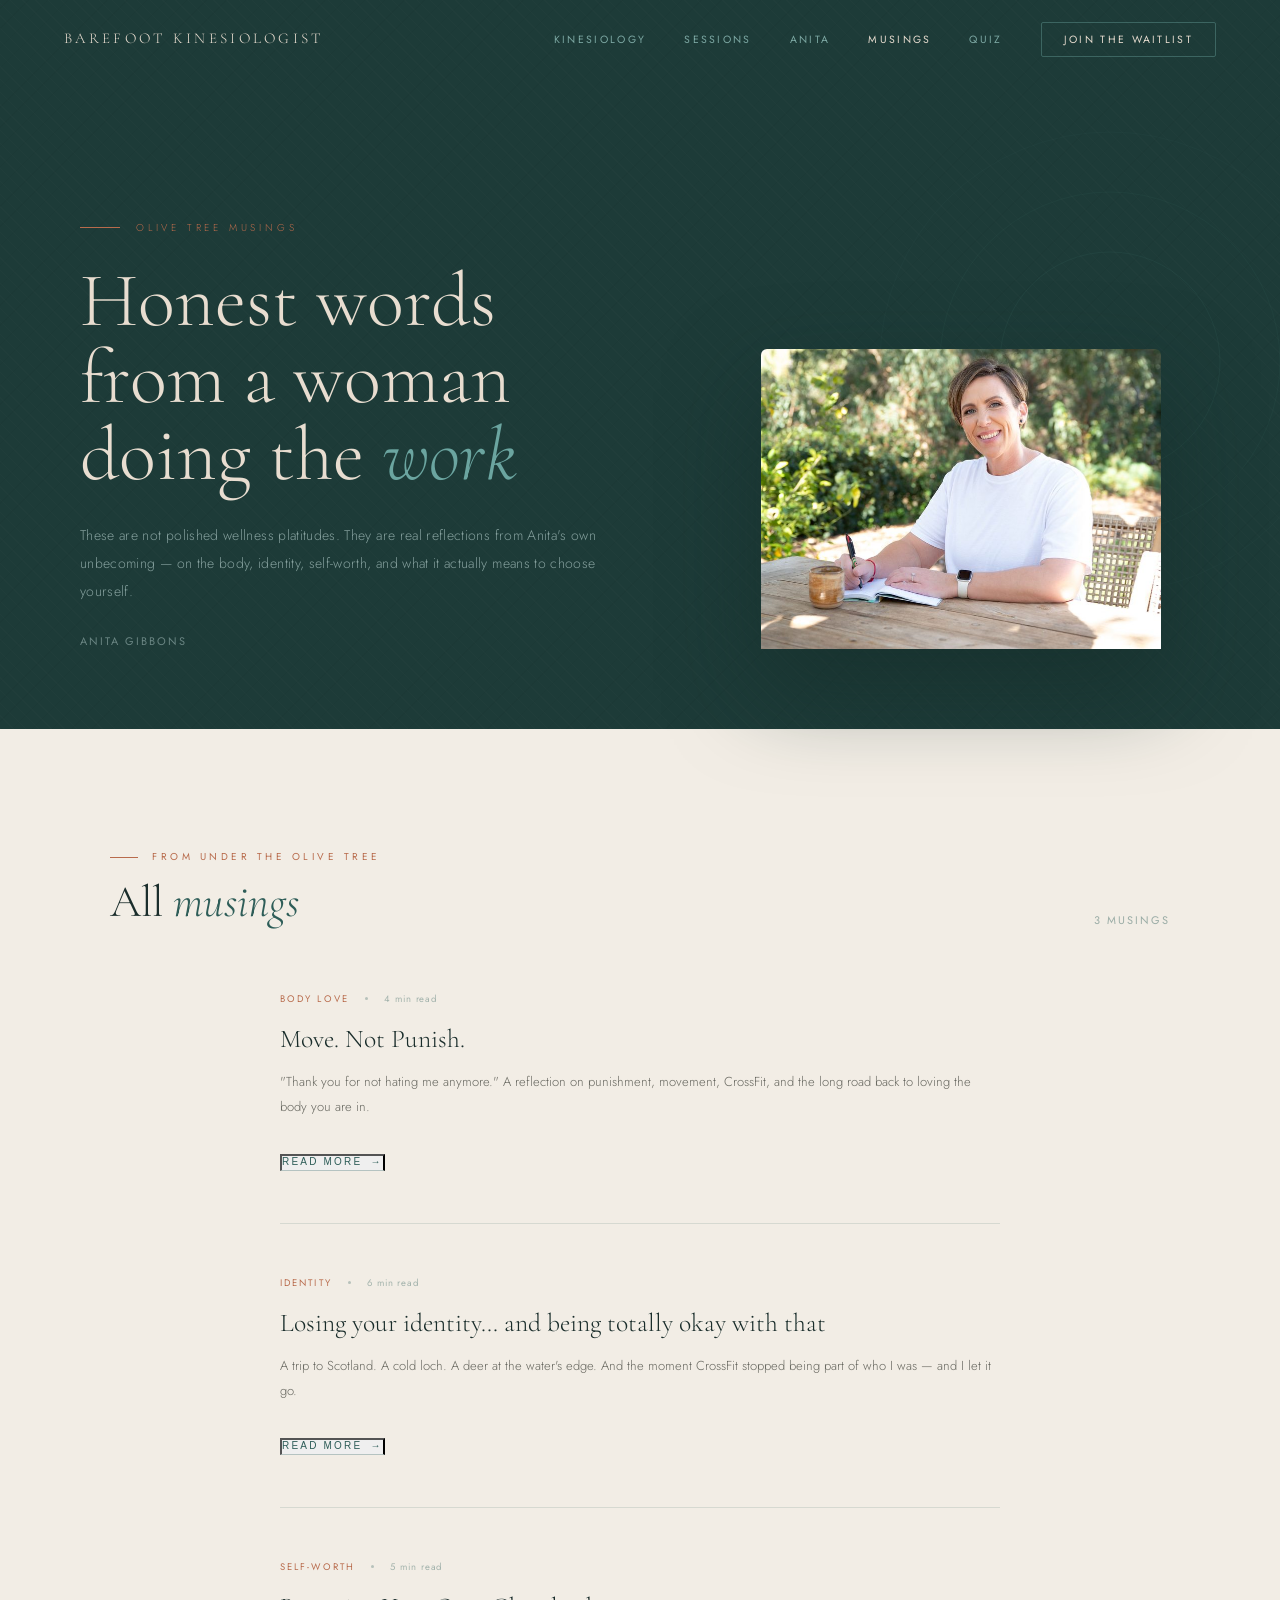
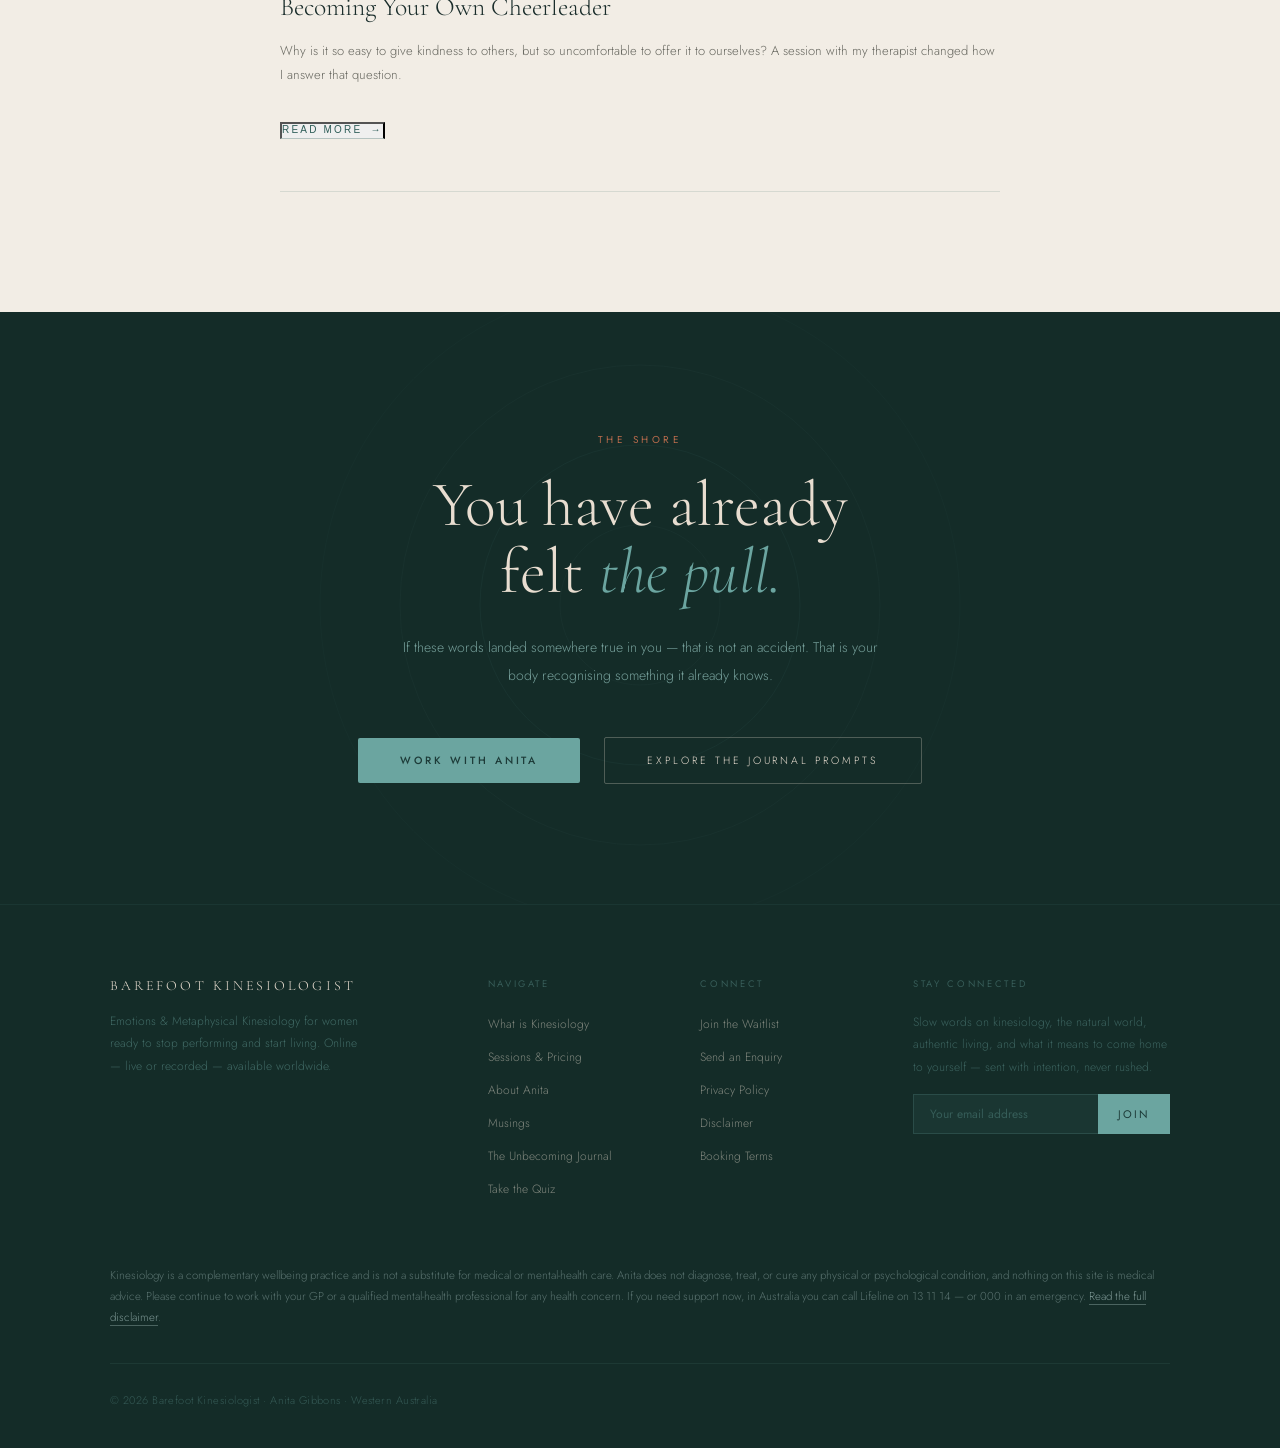
<file: musings.html>
<!DOCTYPE html>
<html lang="en">
<head>
<!-- Google tag (gtag.js) -->
<script async src="https://www.googletagmanager.com/gtag/js?id=G-PWGFHFN387"></script>
<script>
  window.dataLayer = window.dataLayer || [];
  function gtag(){dataLayer.push(arguments);}
  gtag('js', new Date());

  gtag('config', 'G-PWGFHFN387');
</script>
<meta charset="UTF-8">
<meta name="viewport" content="width=device-width, initial-scale=1.0">
<title>Musings · Barefoot Kinesiologist</title>
<meta name="description" content="Slow words from Anita Gibbons on kinesiology, the body, identity, and what it means to come home to yourself.">
<link rel="icon" href="favicon.ico">
<link rel="apple-touch-icon" href="apple-touch-icon.png">
<meta property="og:type" content="website">
<meta property="og:site_name" content="Barefoot Kinesiologist">
<meta property="og:title" content="Musings · Barefoot Kinesiologist">
<meta property="og:description" content="Slow words from Anita Gibbons on kinesiology, the body, identity, and what it means to come home to yourself.">
<meta property="og:image" content="/og-image.jpg">
<meta name="twitter:card" content="summary_large_image">
<link rel="preconnect" href="https://fonts.googleapis.com">
<link href="https://fonts.googleapis.com/css2?family=Cormorant+Garamond:ital,wght@0,300;0,400;0,500;1,300;1,400;1,500&family=Jost:wght@200;300;400;500&display=swap" rel="stylesheet">
<style>
*,*::before,*::after{margin:0;padding:0;box-sizing:border-box;}
html{scroll-behavior:smooth;}
:root{
  --bone:#E8DDD0;--sand:#D4B896;
  --terra:#B86B4C;--terra-l:#C8856A;
  --glass:#6BA5A0;--glass-l:#9DCDC8;--glass-d:#4A8580;
  --weed:#2E5D58;--dark:#1D3B38;--darker:#142C28;
  --cream:#F2EDE5;--cream2:#EDE7DF;
  --serif:'Cormorant Garamond',Georgia,serif;
  --sans:'Jost',sans-serif;
}
body{font-family:var(--sans);background:var(--dark);color:var(--bone);overflow-x:hidden;}
a{cursor:pointer;text-decoration:none;}

/* === NAV === */
nav{
  position:fixed;top:0;left:0;right:0;z-index:200;
  padding:26px 64px;display:flex;justify-content:space-between;align-items:center;
  transition:background .45s,padding .35s,border-color .4s;
  border-bottom:0.5px solid transparent;
}
nav.scrolled{
  background:rgba(20,44,40,0.96);backdrop-filter:blur(16px);
  padding:16px 64px;border-color:rgba(107,165,160,0.14);
}
.nav-logo{
  font-family:var(--serif);font-size:15px;font-weight:300;
  letter-spacing:.22em;text-transform:uppercase;color:var(--bone);
}
.nav-links{display:flex;gap:38px;list-style:none;align-items:center;}
.nav-links a{
  font-size:10.5px;letter-spacing:.22em;text-transform:uppercase;
  color:rgba(157,205,200,.75);transition:color .3s;
}
.nav-links a:hover{color:var(--bone);}
.nav-cta{
  padding:9px 22px !important;
  border:0.5px solid rgba(107,165,160,.4) !important;
  border-radius:2px;color:var(--bone) !important;
  transition:background .3s,border-color .3s !important;
}
.nav-cta:hover{background:rgba(107,165,160,.12) !important;border-color:var(--glass) !important;}

/* === HERO === */
#hero{
  min-height:80vh;background:var(--dark);
  position:relative;padding:220px 64px 0;
}
.page-hero-inner{
  max-width:1120px;margin:0 auto;width:100%;
  display:grid;grid-template-columns:1.1fr 0.9fr;
  gap:56px;align-items:end;position:relative;z-index:2;
  padding-bottom:80px;
}
.page-hero-photo-wrap{
  position:relative;align-self:end;
  display:flex;justify-content:center;
}
.page-hero-photo{
  width:100%;max-width:400px;aspect-ratio:4/3;
  border-radius:6px 6px 0 0;overflow:hidden;
  box-shadow:0 40px 90px rgba(20,44,40,.55);
}
.page-hero-photo img{width:100%;height:100%;object-fit:cover;object-position:50% 67%;}
.hero-grain{
  position:absolute;inset:0;pointer-events:none;
  background-image:repeating-linear-gradient(45deg,rgba(255,255,255,.011) 0,rgba(255,255,255,.011) 1px,transparent 1px,transparent 9px),
    repeating-linear-gradient(-45deg,rgba(0,0,0,.03) 0,rgba(0,0,0,.03) 1px,transparent 1px,transparent 14px);
}
.hero-rings{position:absolute;right:-80px;top:50%;transform:translateY(-50%);pointer-events:none;}
.hero-content{max-width:700px;position:relative;z-index:2;}
.hero-eyebrow{
  display:flex;align-items:center;gap:16px;margin-bottom:28px;
  opacity:0;animation:fadeUp .9s .2s forwards;
}
.hero-eyebrow-line{width:40px;height:0.5px;background:var(--terra);}
.hero-eyebrow span{font-size:10px;letter-spacing:.38em;text-transform:uppercase;color:var(--terra);font-weight:300;}
.hero-headline{
  font-family:var(--serif);font-size:clamp(48px,6vw,78px);font-weight:300;
  line-height:1.0;color:var(--bone);margin-bottom:28px;
  opacity:0;animation:fadeUp .9s .35s forwards;
}
.hero-headline em{font-style:italic;color:var(--glass);}
.hero-sub{
  font-size:14px;font-weight:300;line-height:2;color:rgba(158,184,181,.8);
  max-width:520px;letter-spacing:.025em;
  opacity:0;animation:fadeUp .9s .5s forwards;
}
.hero-author-name{
  font-size:11px;letter-spacing:.18em;text-transform:uppercase;
  color:rgba(158,184,181,.6);
}
@keyframes fadeUp{from{opacity:0;transform:translateY(24px)}to{opacity:1;transform:translateY(0)}}

/* === SHARED === */
.btn-primary{
  display:inline-block;padding:15px 42px;background:var(--glass);
  color:var(--dark);font-family:var(--sans);font-size:10.5px;
  letter-spacing:.28em;text-transform:uppercase;font-weight:500;
  border-radius:2px;transition:background .3s,transform .2s;
}
.btn-primary:hover{background:var(--glass-l);transform:translateY(-2px);}
.btn-ghost{
  display:inline-block;padding:15px 42px;background:transparent;
  color:var(--bone);font-family:var(--sans);font-size:10.5px;
  letter-spacing:.28em;text-transform:uppercase;font-weight:300;
  border-radius:2px;border:0.5px solid rgba(232,221,208,.28);
  transition:border-color .3s,background .3s;
}
.btn-ghost:hover{border-color:rgba(232,221,208,.55);background:rgba(232,221,208,.04);}

/* === ARTICLE GRID === */
#articles{
  background:var(--cream);padding:120px 64px;
}
.articles-header{
  max-width:1060px;margin:0 auto 64px;
  display:flex;justify-content:space-between;align-items:flex-end;
}
.articles-header-left{}
.articles-tag{
  font-size:10px;letter-spacing:.35em;text-transform:uppercase;
  color:var(--terra);margin-bottom:14px;
  display:flex;align-items:center;gap:14px;
}
.articles-tag-line{width:28px;height:0.5px;background:var(--terra);}
.articles-h2{
  font-family:var(--serif);font-size:clamp(32px,3.5vw,46px);
  font-weight:300;color:#1A2D2B;line-height:1.1;
}
.articles-h2 em{font-style:italic;color:var(--weed);}
.articles-count{
  font-size:11px;letter-spacing:.18em;text-transform:uppercase;
  color:rgba(46,93,88,.45);
}
.articles-grid{
  display:block;max-width:720px;margin:0 auto;
}
.article-card{
  padding:52px 0;
  border-bottom:0.5px solid rgba(46,93,88,.14);
}
.article-card:first-child{padding-top:0;}
.article-card:hover .article-title{color:var(--weed);}

.article-body{padding:0;}
.article-meta{
  display:flex;align-items:center;gap:16px;margin-bottom:18px;
}
.article-cat{
  font-size:9.5px;letter-spacing:.22em;text-transform:uppercase;
  color:var(--terra);
}
.article-dot{width:3px;height:3px;border-radius:50%;background:rgba(46,93,88,.3);}
.article-read{
  font-size:9.5px;letter-spacing:.1em;
  color:rgba(46,93,88,.4);
}
.article-title{
  font-family:var(--serif);font-size:clamp(20px,2vw,26px);
  font-weight:300;color:#1A2D2B;line-height:1.2;margin-bottom:16px;
}

.article-excerpt{
  font-size:13px;font-weight:300;line-height:1.9;
  color:#686860;margin-bottom:28px;
}
.article-link{
  display:inline-flex;align-items:center;gap:8px;
  font-size:10px;letter-spacing:.22em;text-transform:uppercase;
  color:var(--weed);border-bottom:0.5px solid rgba(46,93,88,.3);
  padding-bottom:3px;transition:gap .3s,border-color .3s;
}
.article-link:hover{gap:14px;border-color:var(--weed);}

/* === ARTICLE FULL TEXT === */
.article-full{
  display:none;
  background:var(--cream2);
  border-top:0.5px solid rgba(46,93,88,.1);
}
.article-full.open{display:block;}
.article-full-inner{
  max-width:680px;margin:0 auto;
  padding:72px 0 80px;
}
.article-full-title{
  font-family:var(--serif);font-size:clamp(32px,4vw,52px);
  font-weight:300;color:#1A2D2B;line-height:1.1;
  margin-bottom:12px;
}
.article-full-title em{font-style:italic;color:var(--weed);}
.article-full-byline{
  font-size:11px;letter-spacing:.15em;color:rgba(46,93,88,.45);
  margin-bottom:48px;padding-bottom:32px;
  border-bottom:0.5px solid rgba(46,93,88,.12);
}
.article-full p{
  font-size:16px;font-weight:300;line-height:2;
  color:#3A3830;margin-bottom:24px;
}
.article-full p.drop-cap::first-letter{
  font-family:var(--serif);font-size:72px;font-weight:300;
  float:left;line-height:.75;margin-right:12px;margin-top:8px;
  color:var(--terra);
}
.article-full blockquote{
  margin:40px 0;padding:28px 36px;
  border-left:3px solid var(--glass);
  background:rgba(107,165,160,.06);border-radius:0 4px 4px 0;
}
.article-full blockquote p{
  font-family:var(--serif);font-style:italic;font-size:20px;
  color:#1A2D2B;margin-bottom:0;line-height:1.65;
}
.article-full blockquote cite{
  display:block;margin-top:14px;font-size:11px;
  font-style:normal;letter-spacing:.12em;color:rgba(46,93,88,.45);
}
.article-full h3{
  font-family:var(--serif);font-size:24px;font-weight:300;
  color:#1A2D2B;margin:40px 0 16px;font-style:italic;
}
.article-full .article-close{
  display:inline-flex;align-items:center;gap:8px;margin-top:48px;
  font-size:10px;letter-spacing:.22em;text-transform:uppercase;
  color:var(--weed);border-bottom:0.5px solid rgba(46,93,88,.3);
  padding-bottom:3px;cursor:pointer;background:none;border-left:none;
  border-right:none;border-top:none;font-family:var(--sans);
  transition:gap .3s;
}
.article-full .article-close:hover{gap:14px;}

/* === CTA === */
#cta{
  background:var(--darker);padding:120px 64px;
  text-align:center;position:relative;overflow:hidden;
}
.cta-rings{position:absolute;top:50%;left:50%;transform:translate(-50%,-50%);pointer-events:none;}
.cta-inner{position:relative;z-index:1;}
.cta-tag{font-size:10px;letter-spacing:.35em;text-transform:uppercase;color:var(--terra);margin-bottom:24px;}
.cta-headline{
  font-family:var(--serif);font-size:clamp(38px,5vw,66px);
  font-weight:300;color:var(--bone);line-height:1.05;margin-bottom:28px;
}
.cta-headline em{font-style:italic;color:var(--glass);}
.cta-sub{
  font-size:14px;font-weight:300;line-height:2;
  color:rgba(157,205,200,.7);max-width:480px;margin:0 auto 48px;
}
.cta-buttons{display:flex;align-items:center;justify-content:center;gap:24px;}

/* === FOOTER === */
footer{background:var(--darker);padding:72px 64px 40px;border-top:0.5px solid rgba(107,165,160,.08);}
.footer-grid{display:grid;grid-template-columns:2fr 1fr 1fr 1fr;gap:48px;max-width:1060px;margin:0 auto 56px;}
.footer-brand-logo{
  font-family:var(--serif);font-size:14px;font-weight:300;
  letter-spacing:.22em;text-transform:uppercase;color:var(--bone);
  display:block;margin-bottom:16px;
}
.footer-tagline{font-size:12px;font-weight:300;line-height:1.85;color:rgba(107,165,160,.5);max-width:260px;}
.footer-col-head{font-size:9.5px;letter-spacing:.28em;text-transform:uppercase;color:rgba(107,165,160,.4);margin-bottom:20px;}
.footer-list{list-style:none;}
.footer-list li{margin-bottom:10px;}
.footer-list a{font-size:12px;font-weight:300;color:rgba(232,221,208,.5);transition:color .3s;}
.footer-list a:hover{color:var(--bone);}
.footer-newsletter-note{font-size:12px;font-weight:300;line-height:1.85;color:rgba(107,165,160,.45);margin-bottom:16px;}
.nl-row{display:flex;}
.nl-row input{
  flex:1;background:rgba(107,165,160,.08);border:0.5px solid rgba(107,165,160,.2);
  border-right:none;padding:10px 16px;color:var(--bone);
  font-family:var(--sans);font-size:12px;outline:none;
}
.nl-row input::placeholder{color:rgba(107,165,160,.35);}
.nl-row button{
  background:var(--glass);color:var(--dark);border:none;
  padding:10px 20px;font-family:var(--sans);font-size:11px;
  letter-spacing:.18em;text-transform:uppercase;cursor:pointer;transition:background .3s;
}
.nl-row button:hover{background:var(--glass-l);}
.footer-bottom{
  max-width:1060px;margin:0 auto;
  border-top:0.5px solid rgba(107,165,160,.1);
  padding-top:28px;display:flex;justify-content:space-between;align-items:center;
}
.footer-copy{font-size:11px;font-weight:300;color:rgba(107,165,160,.38);letter-spacing:.04em;}
.footer-socials{display:flex;gap:22px;}
.soc-link{font-size:10px;letter-spacing:.2em;text-transform:uppercase;color:rgba(107,165,160,.42);transition:color .3s;}
.soc-link:hover{color:var(--glass-l);}

/* REVEAL */
.reveal{opacity:0;transform:translateY(30px);transition:opacity .75s ease,transform .75s ease;}
.reveal.on{opacity:1;transform:translateY(0);}
.d1{transition-delay:.1s;}.d2{transition-delay:.2s;}.d3{transition-delay:.3s;}
</style>
<link rel="stylesheet" href="mobile.css">
</head>
<body>

<!-- MOBILE MENU -->
<div class="nav-mobile-menu" id="navMobileMenu" style="display:none;">
  <button class="nav-mobile-close" id="navMobileClose" aria-label="Close menu">&#x2715;</button>
  <ul>
      <li><a href="kinesiology.html">Kinesiology</a></li>
      <li><a href="sessions.html">Sessions</a></li>
      <li><a href="about.html">Anita</a></li>
      <li><a href="musings.html">Musings</a></li>
      <li><a href="quiz.html">Quiz</a></li>
    <li><a href="sessions.html" class="nav-mobile-cta">Join the Waitlist</a></li>
  </ul>
</div>

<!-- NAV -->
<nav id="main-nav">
  <a href="index.html" class="nav-logo">Barefoot Kinesiologist</a>
  <ul class="nav-links">
    <li><a href="kinesiology.html">Kinesiology</a></li>
    <li><a href="sessions.html">Sessions</a></li>
    <li><a href="about.html">Anita</a></li>
    <li><a href="musings.html" style="color:var(--bone);">Musings</a></li>
    <li><a href="quiz.html">Quiz</a></li>
    <li><a href="sessions.html" class="nav-cta">Join the Waitlist</a></li>
  </ul>
  <button class="nav-hamburger" id="navHamburger" aria-label="Open menu"><span></span><span></span><span></span></button>
</nav>

<!-- HERO -->
<section id="hero">
  <div class="hero-grain"></div>
  <div class="hero-rings">
    <svg aria-hidden="true" width="500" height="500" viewBox="0 0 500 500" fill="none">
      <circle cx="250" cy="250" r="230" stroke="rgba(107,165,160,0.07)" stroke-width="0.5"/>
      <circle cx="250" cy="250" r="170" stroke="rgba(107,165,160,0.1)" stroke-width="0.5"/>
      <circle cx="250" cy="250" r="110" stroke="rgba(107,165,160,0.14)" stroke-width="0.5"/>
      <circle cx="250" cy="250" r="4" fill="rgba(107,165,160,0.3)"/>
    </svg>
  </div>
  <div class="page-hero-inner">
    <div class="hero-content">
      <div class="hero-eyebrow">
        <div class="hero-eyebrow-line"></div>
        <span>Olive tree musings</span>
      </div>
      <h1 class="hero-headline">
        Honest words<br>from a woman<br>doing the <em>work</em>
      </h1>
      <p class="hero-sub">
        These are not polished wellness platitudes. They are real reflections from Anita's own unbecoming — on the body, identity, self-worth, and what it actually means to choose yourself.
      </p>
      <p class="hero-author-name" style="margin-top:28px;">Anita Gibbons</p>
    </div>
    <div class="page-hero-photo-wrap">
      <div class="page-hero-photo">
        <img src="images/anita-journaling.jpg" alt="Anita Gibbons writing in her journal outdoors">
      </div>
    </div>
  </div>
</section>

<!-- ARTICLES -->
<section id="articles">
  <div class="articles-header reveal">
    <div class="articles-header-left">
      <div class="articles-tag"><div class="articles-tag-line"></div>From under the olive tree</div>
      <h2 class="articles-h2">All <em>musings</em></h2>
    </div>
    <div class="articles-count">3 musings</div>
  </div>

  <div class="articles-grid">

    <!-- ARTICLE 1 - FEATURED -->
    <div class="article-card reveal d1" id="card-1">
      <div class="article-body">
        <div class="article-meta">
          <span class="article-cat">Body Love</span>
          <span class="article-dot"></span>
          <span class="article-read">4 min read</span>
        </div>
        <h2 class="article-title">Move. Not Punish.</h2>
        <p class="article-excerpt">"Thank you for not hating me anymore." A reflection on punishment, movement, CrossFit, and the long road back to loving the body you are in.</p>
        <button class="article-link" onclick="toggleArticle('article-1', this)">Read more <span>→</span></button>
      </div>
    </div>

    <!-- ARTICLE 1 FULL TEXT -->
    <div class="article-full" id="article-1">
      <div class="article-full-inner">
        <h2 class="article-full-title">Move. <em>Not Punish.</em></h2>
        <div class="article-full-byline">Anita Gibbons · Body Love · 4 min read</div>

        <p class="drop-cap">Like many women, I used to work out to punish myself… for eating too much, or not fitting into an outfit. Looking back now, I cringe at how I treated my body.</p>

        <p>Today, even though I'm not at my "ideal" weight and I have a few more wrinkles, I love my beautiful body. She has taken me on so many adventures.</p>

        <p>My big thighs carried me to the top of a mountain in Scotland. My droopy left eye lets me know when I'm really sick. My flabby arms get to wrap around the love of my life.</p>

        <p>How cool is that? How lucky am I?</p>

        <p>This shift didn't happen overnight. There were moments I slipped back into old patterns… but I always made sure there was a step forward after it.</p>

        <blockquote>
          <p>The biggest turning point for me was movement. Not punishment. Not control. Movement.</p>
        </blockquote>

        <p>I'd been in and out of the gym for years, but I wanted something that challenged me… something that pushed me beyond what I thought I was capable of. So I started CrossFit in 2017.</p>

        <p>I thought I was fairly fit… until every workout handed my arse back to me. And I loved it. It never really gets easier — you just get better. I started hitting PBs. Learning new movements. Falling in love with how strong my body actually was.</p>

        <p>And with every small win, I respected her a little more.</p>

        <p>Now, I move not just for how I look… but for how I feel. Because it can be the difference between a good day and a great one.</p>

        <p>You don't have to lift heavy or do CrossFit (although… you might love it too). You just need to find something you enjoy — something your body enjoys. Golf, swimming, a TikTok dance in your living room… whatever it is.</p>

        <p>Move your beautiful body. Feel what she's capable of. Feel the strength, the exhaustion, the accomplishment.</p>

        <p>And maybe, just maybe… you'll hear her say:</p>

        <blockquote>
          <p>"Thank you for not hating me anymore."</p>
        </blockquote>

        <button class="article-close" onclick="toggleArticle('article-1', this)">← Close article</button>
      </div>
    </div>

    <!-- ARTICLE 2 -->
    <div class="article-card reveal d2" id="card-2">
      <div class="article-body">
        <div class="article-meta">
          <span class="article-cat">Identity</span>
          <span class="article-dot"></span>
          <span class="article-read">6 min read</span>
        </div>
        <h2 class="article-title">Losing your identity… and being totally okay with that</h2>
        <p class="article-excerpt">A trip to Scotland. A cold loch. A deer at the water's edge. And the moment CrossFit stopped being part of who I was — and I let it go.</p>
        <button class="article-link" onclick="toggleArticle('article-2', this)">Read more <span>→</span></button>
      </div>
    </div>

    <!-- ARTICLE 2 FULL TEXT -->
    <div class="article-full" id="article-2">
      <div class="article-full-inner">
        <h2 class="article-full-title">Losing your identity…<br><em>and being totally okay with that</em></h2>
        <div class="article-full-byline">Anita Gibbons · Identity · 6 min read</div>

        <blockquote>
          <p>"The more an idea is tied to your identity, the more you will ignore evidence it is false. To continue to grow and learn, you must be willing to update, expand, and edit your identity."</p>
          <cite>— James Clear</cite>
        </blockquote>

        <p class="drop-cap">If you Google losing your identity, you'd be forgiven for thinking it's a terrible thing… like you've somehow failed or become "less than."</p>

        <p>But what if it wasn't? What if losing parts of your identity is actually how you find your true self?</p>

        <p>Last year, I travelled to Scotland with my partner and kids. It was their home, but my first time experiencing it. And I wasn't prepared.</p>

        <p>We drove through the Highlands, through snow-covered towns and endless landscapes that didn't even feel real. It was magic. The kind that makes you stop and just… take it all in.</p>

        <p>Before we left Australia, we had seen a TikTok of a couple travelling through Scotland. One place stood out — Glencoe, starting at the Kings House Hotel. It looked fake. Like something out of a movie. But let me tell you… it wasn't.</p>

        <p>We arrived early for lunch, so we decided to go up the mountain — well, the part after the chairlift. I had never really seen snow before, and standing there, looking up at this huge, white, magnificent mountain… I felt like a kid at Christmas.</p>

        <p>After getting over our fear of the chairlift, the boys and I made our way up. And then… something shifted.</p>

        <p>It was so still. So peaceful. Not even as cold as I expected. I could see for miles — across to Ben Nevis and back down to the hotel below.</p>

        <blockquote>
          <p>I stood there… and something in me softened. I didn't just like it there. I felt like I was home.</p>
        </blockquote>

        <p>Not in a logical way — in a deep, heart-centred, gut-knowing kind of way.</p>

        <p>We made our way back down, laughing the whole time — including rescuing a shoe stuck in the mud while a teenage boy hopped around on one foot. Claire could hear us laughing from halfway down the mountain.</p>

        <p>We had no idea the day was about to get even better.</p>

        <p>Back at the hotel, we were on the lookout for the famous deer. Nothing. We ordered lunch, slightly disappointed… and then, out of nowhere — he appeared. Walking calmly around the water, eating the grass like he owned the place.</p>

        <p>I scrambled for my phone like the full tourist I was — and didn't care one bit. Birds and ducks gathered around him as a staff member scattered feed. It felt surreal. Like I had stepped into a movie scene. My lunch went cold, and honestly… I didn't care.</p>

        <p>Earlier, we had also seen a place called The Meeting of the Three Waters. I had been so set on swimming there that I had worn my bathers all day, just in case. But when we got there… it was packed. Cars, buses, people everywhere. No chance to stop. So we kept driving.</p>

        <p>On the way back, I asked Claire to pull over at Loch Lubnaig — a place we had stopped at before. It had this calm, grounding energy. By then, it had started to rain. But I wasn't stopping.</p>

        <p>As we drove, I started thinking about how cold the water would be… questioning if I could actually do it. And then — the strangest thing happened. A shift. A knowing. I could do it. And more than that — I needed to.</p>

        <p>I got out, found my spot, and handed my clothes to Claire, who was already laughing. I took a breath… stepped in… paused… and then dove.</p>

        <blockquote>
          <p>It was freezing. Fresh. Exhilarating. Alive.</p>
        </blockquote>

        <p>I didn't stay in long, but when I came out, I couldn't stop smiling. My body was shaking, my heart was racing… and I felt incredible. Something had shifted.</p>

        <p>That day sparked something deep inside me. A need to be in nature. To climb. To swim. To explore. I didn't realise it then… but that was the beginning of losing my identity.</p>

        <p>For years, I had identified as "the strong girl." CrossFit. Competitions. Lifting. Training five days a week. It was part of who I was. But after my last powerlifting comp, something changed. The motivation wasn't there. My body felt tired. Everything felt harder. And for once… I listened. I stopped.</p>

        <p>Not long after, while walking the dogs, Scotland came flooding back. The mountains. The water. The feeling. And I knew — that was what I needed.</p>

        <p>I journal every day. I check in honestly. And when I looked back over my entries, there was a pattern. Everything that brought me joy… led back to nature. Climbing. Walking. Swimming.</p>

        <p>If money wasn't an issue — I'd be in Scotland, swimming in a loch after climbing a mountain. If I could do anything for a day — I'd do the same. That told me everything.</p>

        <p>So I made a decision. I let go of part of my identity. I paused the gym. Stepped away from competition. Let go of being "the CrossFit girl." And that wasn't easy. Because CrossFit isn't just a workout — it's a community. A big part of my life. But it was time.</p>

        <p>This doesn't mean I stopped moving my body. It just means I'm choosing differently. I'm walking more. Exploring more. Connecting more. Listening more.</p>

        <p>And maybe this doesn't sound like a big deal to you. But think about it…</p>

        <blockquote>
          <p>What part of your identity are you holding onto so tightly that it's stopping you from evolving? What if letting it go… is exactly what leads you back to yourself?</p>
        </blockquote>

        <button class="article-close" onclick="toggleArticle('article-2', this)">← Close article</button>
      </div>
    </div>

    <!-- ARTICLE 3 -->
    <div class="article-card reveal d3" id="card-3">
      <div class="article-body">
        <div class="article-meta">
          <span class="article-cat">Self-Worth</span>
          <span class="article-dot"></span>
          <span class="article-read">5 min read</span>
        </div>
        <h2 class="article-title">Becoming Your Own Cheerleader</h2>
        <p class="article-excerpt">Why is it so easy to give kindness to others, but so uncomfortable to offer it to ourselves? A session with my therapist changed how I answer that question.</p>
        <button class="article-link" onclick="toggleArticle('article-3', this)">Read more <span>→</span></button>
      </div>
    </div>

    <!-- ARTICLE 3 FULL TEXT -->
    <div class="article-full" id="article-3">
      <div class="article-full-inner">
        <h2 class="article-full-title">Becoming Your Own <em>Cheerleader</em></h2>
        <div class="article-full-byline">Anita Gibbons · Self-Worth · 5 min read</div>

        <p class="drop-cap">There's something I've been thinking about a lot lately… self-validation. Not in a big, loud, "look at me" kind of way. But in the everyday moments where you either support yourself… or you don't.</p>

        <p>I had a session with my therapist last week, and she asked me a question that really made me pause: "Is your self-validation constant, or does it ebb and flow?"</p>

        <p>I realised pretty quickly… it ebbs and flows. And if I'm being honest, it tends to show up more when I'm already feeling good. When I'm confident, when things are going well, when life feels a little easier. Those are the moments where I might think to myself, you've got this.</p>

        <p>But it made me wonder… what about the days when I don't feel confident? What about the moments where things feel hard, heavy, or uncertain? Isn't that when I need that voice the most?</p>

        <p>The conversation took a turn I wasn't expecting when she asked me to say something out loud. To myself.</p>

        <blockquote>
          <p>"Anita, you are amazing. You are powerful. You've got this."</p>
        </blockquote>

        <p>And instantly, I felt it. A wave of discomfort moved through my body. Tight chest. Nervous energy. A little bit of panic. It caught me completely off guard.</p>

        <p>Because here's the thing… I would say those exact words to a friend without hesitation. I would say them to a stranger if I felt they needed it. But saying them to myself? Out loud? In front of someone else? That felt… hard.</p>

        <p>And it made me ask the question: why is it so easy to give kindness to others, but so uncomfortable to offer it to ourselves?</p>

        <p>Maybe it's how we've been conditioned. Maybe it's Tall Poppy Syndrome doing what it does best — keeping us small. Maybe it's the fear of looking silly, or "too much," or like we're full of ourselves.</p>

        <p>But what if it didn't have to be that way?</p>

        <p>After sitting in that discomfort for a moment, I took a breath and gave it a go. At first, I kept it general. "You are amazing. You are powerful. You can do anything you want." But then my therapist guided me to make it personal. "Say your name. Speak to yourself."</p>

        <p>So I did.</p>

        <blockquote>
          <p>"Anita… you are strong. You are powerful. And you can do anything you set your mind to."</p>
        </blockquote>

        <p>And something shifted. It wasn't loud or dramatic. It was soft. Gentle. Real. But it landed.</p>

        <p>In that moment, I wasn't looking outside of myself for reassurance. I wasn't waiting for someone else to tell me I was doing okay. I gave that to myself. And that felt powerful in a completely different way.</p>

        <p>It made me realise that being your own cheerleader doesn't have to look like jumping up and down with pom-poms (although if that's your thing, go for it). Sometimes it looks like words in the mirror. A reminder before you start your day. A voice in the middle of a hard moment saying, you've got this.</p>

        <p>Since that session, I've made a small promise to myself. To make self-validation something that's more consistent. Not just something that shows up when life feels easy, but something I can lean on when it doesn't.</p>

        <p>So now, in the mornings, while I'm getting ready for the day, I take a moment. I look at myself. And I speak kindly. Nothing over the top. Nothing forced. Just honest, supportive words… from me, to me.</p>

        <p>Because at the end of the day, we spend more time with ourselves than anyone else. And maybe it's time that relationship became one of the most supportive ones we have.</p>

        <blockquote>
          <p>I am becoming my own cheerleader. And maybe… you can become yours too.</p>
        </blockquote>

        <button class="article-close" onclick="toggleArticle('article-3', this)">← Close article</button>
      </div>
    </div>

  </div>
</section>

<!-- CTA -->
<section id="cta">
  <div class="cta-rings">
    <svg aria-hidden="true" width="700" height="700" viewBox="0 0 700 700" fill="none">
      <circle cx="350" cy="350" r="320" stroke="rgba(107,165,160,0.06)" stroke-width="0.5"/>
      <circle cx="350" cy="350" r="240" stroke="rgba(107,165,160,0.09)" stroke-width="0.5"/>
      <circle cx="350" cy="350" r="160" stroke="rgba(107,165,160,0.12)" stroke-width="0.5"/>
      <circle cx="350" cy="350" r="80" stroke="rgba(107,165,160,0.09)" stroke-width="0.5"/>
    </svg>
  </div>
  <div class="cta-inner">
    <div class="cta-tag reveal">The shore</div>
    <h2 class="cta-headline reveal d1">
      You have already<br>felt <em>the pull.</em>
    </h2>
    <p class="cta-sub reveal d2">
      If these words landed somewhere true in you — that is not an accident. That is your body recognising something it already knows.
    </p>
    <div class="cta-buttons reveal d3">
      <a href="sessions.html" class="btn-primary">Work with Anita</a>
      <a href="journal-prompts.html" class="btn-ghost">Explore the journal prompts</a>
    </div>
  </div>
</section>

<!-- FOOTER -->
<footer>
  <div class="footer-grid">
    <div>
      <a href="index.html" class="footer-brand-logo">Barefoot Kinesiologist</a>
      <p class="footer-tagline">Emotions &amp; Metaphysical Kinesiology for women ready to stop performing and start living. Online &mdash; live or recorded &mdash; available worldwide.</p>
    </div>
    <div>
      <div class="footer-col-head">Navigate</div>
      <ul class="footer-list">
        <li><a href="kinesiology.html">What is Kinesiology</a></li>
        <li><a href="sessions.html">Sessions &amp; Pricing</a></li>
        <li><a href="about.html">About Anita</a></li>
        <li><a href="musings.html">Musings</a></li>
        <li><a href="journal-prompts.html">The Unbecoming Journal</a></li>
        <li><a href="quiz.html">Take the Quiz</a></li>
      </ul>
    </div>
    <div>
      <div class="footer-col-head">Connect</div>
      <ul class="footer-list">
        <li><a href="sessions.html">Join the Waitlist</a></li>
        <li><a href="mailto:hello@thebarefootkinesiologist.com" onclick="openEnquiry('');return false;">Send an Enquiry</a></li>
        <li><a href="privacy-policy.html">Privacy Policy</a></li>
        <li><a href="disclaimer.html">Disclaimer</a></li>
        <li><a href="booking-terms.html">Booking Terms</a></li>
      </ul>
    </div>
    <div>
      <div class="footer-col-head">Stay connected</div>
      <p class="footer-newsletter-note">Slow words on kinesiology, the natural world, authentic living, and what it means to come home to yourself &mdash; sent with intention, never rushed.</p>
      <form class="nl-row" name="newsletter" method="POST" data-netlify="true" action="thank-you.html">
        <input type="hidden" name="form-name" value="newsletter">
        <input type="email" name="email" required placeholder="Your email address" aria-label="Email address">
        <button type="submit">Join</button>
      </form>
    </div>
  </div>

  <p class="footer-disclaimer" style="max-width:1060px;margin:0 auto 36px;font-size:11.5px;font-weight:300;line-height:1.8;color:rgba(158,184,181,.5);">
    Kinesiology is a complementary wellbeing practice and is not a substitute for medical or mental-health care. Anita does not diagnose, treat, or cure any physical or psychological condition, and nothing on this site is medical advice. Please continue to work with your GP or a qualified mental-health professional for any health concern. If you need support now, in Australia you can call Lifeline on 13 11 14 &mdash; or 000 in an emergency. <a href="disclaimer.html" style="color:rgba(158,184,181,.75);border-bottom:0.5px solid rgba(158,184,181,.4);">Read the full disclaimer</a>.
  </p>

  <div class="footer-bottom">
    <div class="footer-copy">&copy; 2026 Barefoot Kinesiologist &middot; Anita Gibbons &middot; Western Australia</div>
    <div class="footer-socials"></div>
  </div>
</footer>

<script>
// Nav scroll
const nav = document.getElementById('main-nav');
window.addEventListener('scroll',()=>{nav.classList.toggle('scrolled',window.scrollY>60)},{passive:true});

// Reveal
const observer = new IntersectionObserver((entries)=>{
  entries.forEach(e=>{if(e.isIntersecting){e.target.classList.add('on');observer.unobserve(e.target);}});
},{threshold:0.1,rootMargin:'0px 0px -48px 0px'});
document.querySelectorAll('.reveal').forEach(el=>observer.observe(el));

// Article toggle
function toggleArticle(id, btn) {
  const article = document.getElementById(id);
  const isOpen = article.classList.contains('open');

  // Close all open articles first
  document.querySelectorAll('.article-full.open').forEach(a => a.classList.remove('open'));
  document.querySelectorAll('.article-link').forEach(b => {
    if(b.tagName === 'BUTTON') b.textContent = 'Read more →';
  });

  if (!isOpen) {
    article.classList.add('open');
    btn.textContent = 'Close ↑';
    setTimeout(()=>{
      article.scrollIntoView({behavior:'smooth', block:'start'});
    }, 100);
  }
}
</script>
<script>
// === MOBILE NAV ===
(function(){
  var hamburger = document.getElementById('navHamburger');
  var menu      = document.getElementById('navMobileMenu');
  var closeBtn  = document.getElementById('navMobileClose');
  if(!hamburger || !menu) return;
  function openMenu(){
    menu.style.display = 'flex';
    setTimeout(function(){ menu.classList.add('open'); }, 10);
    hamburger.classList.add('open');
    document.body.style.overflow = 'hidden';
  }
  function closeMenu(){
    menu.classList.remove('open');
    hamburger.classList.remove('open');
    document.body.style.overflow = '';
    setTimeout(function(){ menu.style.display = 'none'; }, 300);
  }
  hamburger.addEventListener('click', function(){
    menu.classList.contains('open') ? closeMenu() : openMenu();
  });
  if(closeBtn) closeBtn.addEventListener('click', closeMenu);
  menu.querySelectorAll('a').forEach(function(a){ a.addEventListener('click', closeMenu); });
})();
</script>

<style>
/* Enquiry pop-up — complete styles (so it works on pages without the waitlist pop-up) */
#enqBackdrop{position:fixed;inset:0;z-index:9000;background:rgba(14,28,26,0.85);backdrop-filter:blur(8px);-webkit-backdrop-filter:blur(8px);display:flex;align-items:center;justify-content:center;padding:24px;opacity:0;pointer-events:none;transition:opacity .35s;font-family:'Jost',sans-serif;}
#enqBackdrop.open{opacity:1;pointer-events:all;}
#enqBackdrop *,#enqBackdrop *::before,#enqBackdrop *::after{box-sizing:border-box;margin:0;padding:0;}
#enqBackdrop .wl-modal{background:#1D3B38;width:100%;max-width:520px;max-height:calc(100vh - 32px);overflow-y:auto;border-radius:4px;border:0.5px solid rgba(107,165,160,.22);position:relative;transform:translateY(32px) scale(0.97);transition:transform .42s cubic-bezier(.22,1,.36,1);}
#enqBackdrop.open .wl-modal{transform:translateY(0) scale(1);}
#enqBackdrop .wl-accent{height:2px;background:linear-gradient(90deg,#B86B4C 0%,#6BA5A0 100%);}
#enqBackdrop .wl-close{position:absolute;top:16px;right:18px;background:none;border:none;cursor:pointer;color:rgba(107,165,160,.38);font-size:18px;line-height:1;transition:color .2s;padding:6px;}
#enqBackdrop .wl-close:hover{color:rgba(107,165,160,.75);}
#enqBackdrop .wl-body{padding:42px 46px 46px;}
#enqBackdrop .wl-eyebrow{font-size:9.5px;letter-spacing:.38em;text-transform:uppercase;color:#B86B4C;margin-bottom:14px;display:flex;align-items:center;gap:14px;}
#enqBackdrop .wl-eyebrow-line{width:28px;height:0.5px;background:#B86B4C;}
#enqBackdrop .wl-title{font-family:'Cormorant Garamond',Georgia,serif;font-size:38px;font-weight:300;font-style:italic;color:#E8DDD0;line-height:1.08;margin-bottom:10px;}
#enqBackdrop .wl-sub{font-size:13px;font-weight:300;line-height:1.85;color:rgba(157,205,200,.6);margin-bottom:30px;}
#enqBackdrop .wl-session-label{display:block;font-size:9.5px;letter-spacing:.22em;text-transform:uppercase;color:rgba(157,205,200,.45);margin-bottom:10px;}
#enqBackdrop .wl-pills{display:flex;flex-wrap:wrap;gap:8px;margin-bottom:28px;}
#enqBackdrop .enq-pill{padding:9px 16px;border-radius:2px;cursor:pointer;font-family:'Jost',sans-serif;font-size:10.5px;font-weight:300;letter-spacing:.12em;text-transform:uppercase;border:0.5px solid rgba(107,165,160,.26);color:rgba(157,205,200,.6);background:transparent;transition:all .2s;}
#enqBackdrop .enq-pill:hover{border-color:#6BA5A0;color:#9DCDC8;}
#enqBackdrop .enq-pill.active{background:rgba(107,165,160,.13);border-color:#6BA5A0;color:#9DCDC8;}
#enqBackdrop .wl-row{margin-bottom:15px;}
#enqBackdrop .wl-row label{display:block;font-size:9.5px;letter-spacing:.2em;text-transform:uppercase;color:rgba(157,205,200,.45);margin-bottom:8px;}
#enqBackdrop .wl-row input,#enqBackdrop .wl-row textarea{width:100%;padding:13px 16px;background:rgba(255,255,255,.04);border:0.5px solid rgba(107,165,160,.24);border-radius:2px;color:#E8DDD0;font-family:'Jost',sans-serif;font-size:13px;font-weight:300;outline:none;transition:border-color .25s;resize:none;}
#enqBackdrop .wl-row input::placeholder,#enqBackdrop .wl-row textarea::placeholder{color:rgba(107,165,160,.28);}
#enqBackdrop .wl-row input:focus,#enqBackdrop .wl-row textarea:focus{border-color:rgba(107,165,160,.55);}
#enqBackdrop .wl-row .wl-error{border-color:rgba(184,107,76,.65);}
#enqBackdrop .wl-submit{width:100%;margin-top:10px;padding:16px;background:#B86B4C;border:none;border-radius:2px;color:#F2EDE5;font-family:'Jost',sans-serif;font-size:10.5px;letter-spacing:.28em;text-transform:uppercase;font-weight:500;cursor:pointer;transition:background .3s,transform .2s;}
#enqBackdrop .wl-submit:hover{background:#C8856A;transform:translateY(-2px);}
#enqBackdrop .wl-note{font-size:11px;font-weight:300;color:rgba(107,165,160,.35);margin-top:14px;text-align:center;line-height:1.65;}
#enqBackdrop .enq-alt{font-size:11px;font-weight:300;color:rgba(107,165,160,.45);margin-top:6px;text-align:center;line-height:1.65;}
#enqBackdrop .enq-alt a{color:rgba(157,205,200,.7);border-bottom:0.5px solid rgba(157,205,200,.35);text-decoration:none;}
#enqBackdrop .wl-success{display:none;text-align:center;padding:64px 46px;}
#enqBackdrop .wl-success.show{display:block;}
#enqBackdrop .wl-success-ring{width:52px;height:52px;border-radius:50%;border:0.5px solid rgba(107,165,160,.38);display:flex;align-items:center;justify-content:center;margin:0 auto 26px;color:#6BA5A0;font-size:22px;}
#enqBackdrop .wl-success-title{font-family:'Cormorant Garamond',Georgia,serif;font-size:34px;font-weight:300;font-style:italic;color:#E8DDD0;margin-bottom:12px;}
#enqBackdrop .wl-success-body{font-size:13px;font-weight:300;line-height:1.85;color:rgba(157,205,200,.6);max-width:320px;margin:0 auto 34px;}
#enqBackdrop .enq-ghost{display:inline-block;padding:15px 42px;background:transparent;color:#E8DDD0;font-family:'Jost',sans-serif;font-size:10.5px;letter-spacing:.28em;text-transform:uppercase;font-weight:300;border-radius:2px;border:0.5px solid rgba(232,221,208,.28);cursor:pointer;transition:border-color .3s,background .3s;}
#enqBackdrop .enq-ghost:hover{border-color:rgba(232,221,208,.55);background:rgba(232,221,208,.04);}
@media (max-width:480px){
  #enqBackdrop .wl-body{padding:28px 20px 32px;}
  #enqBackdrop .wl-title{font-size:30px;}
  #enqBackdrop .wl-success{padding:48px 28px;}
  #enqBackdrop .wl-pills{gap:6px;}
  #enqBackdrop .enq-pill{font-size:9.5px;padding:8px 12px;}
}
</style>

<!-- Netlify form detection (hidden) -->
<form name="enquiry" method="POST" data-netlify="true" netlify-honeypot="bot-field" hidden>
  <input type="text" name="name"><input type="email" name="email">
  <input type="text" name="topic"><textarea name="message"></textarea>
  <input type="text" name="bot-field">
</form>

<div id="enqBackdrop" role="dialog" aria-modal="true" aria-labelledby="enqTitle">
  <div class="wl-modal">
    <div class="wl-accent"></div>
    <button class="wl-close" onclick="closeEnquiry()" aria-label="Close">&#x2715;</button>
    <div id="enqFormView">
      <div class="wl-body">
        <div class="wl-eyebrow"><div class="wl-eyebrow-line"></div>Get in touch</div>
        <h2 class="wl-title" id="enqTitle">Send an enquiry</h2>
        <p class="wl-sub">A question about kinesiology, sessions, or whether this is right for you &mdash; ask Anita anything. She reads every message herself and will reply personally.</p>
        <span class="wl-session-label">What&rsquo;s it about?</span>
        <div class="wl-pills" id="enqPillGroup">
          <button type="button" class="enq-pill" onclick="enqSelectPill(this)">Sessions &amp; pricing</button>
          <button type="button" class="enq-pill" onclick="enqSelectPill(this)">Is this right for me?</button>
          <button type="button" class="enq-pill" onclick="enqSelectPill(this)">Kinesiology questions</button>
          <button type="button" class="enq-pill" onclick="enqSelectPill(this)">Something else</button>
        </div>
        <div class="wl-row">
          <label for="enqName">Your first name</label>
          <input type="text" id="enqName" placeholder="First name" autocomplete="given-name">
        </div>
        <div class="wl-row">
          <label for="enqEmail">Your email address</label>
          <input type="email" id="enqEmail" placeholder="Email address" autocomplete="email">
        </div>
        <div class="wl-row">
          <label for="enqMsg">Your message</label>
          <textarea id="enqMsg" rows="4" placeholder="What would you like to ask?"></textarea>
        </div>
        <button type="button" class="wl-submit" onclick="enqSubmit()">Send to Anita</button>
        <p class="wl-note">No pressure, no obligation. Anita will be in touch personally.</p>
        <p class="enq-alt">Prefer email? <a href="mailto:hello@thebarefootkinesiologist.com">hello@thebarefootkinesiologist.com</a></p>
      </div>
    </div>
    <div class="wl-success" id="enqSuccess">
      <div class="wl-success-ring">&#x2713;</div>
      <h3 class="wl-success-title">Your message is on its way.</h3>
      <p class="wl-success-body">Thank you for reaching out. Anita will reply personally, usually within a few days. In the meantime, keep exploring.</p>
      <button type="button" class="enq-ghost" onclick="closeEnquiry()">Continue reading</button>
    </div>
  </div>
</div>

<script>
var enqTopic = '';
function openEnquiry(topic) {
  enqTopic = topic || '';
  document.querySelectorAll('.enq-pill').forEach(function(p){
    p.classList.toggle('active', p.textContent.trim() === enqTopic);
  });
  document.getElementById('enqBackdrop').classList.add('open');
  document.body.style.overflow = 'hidden';
  setTimeout(function(){ var n = document.getElementById('enqName'); if (n) n.focus(); }, 350);
}
function closeEnquiry() {
  var bd = document.getElementById('enqBackdrop');
  if (!bd || !bd.classList.contains('open')) return;
  bd.classList.remove('open');
  document.body.style.overflow = '';
  setTimeout(function(){
    document.getElementById('enqFormView').style.display = '';
    document.getElementById('enqSuccess').classList.remove('show');
    ['enqName','enqEmail','enqMsg'].forEach(function(id){
      var el = document.getElementById(id); el.value = ''; el.classList.remove('wl-error');
    });
    document.querySelectorAll('.enq-pill').forEach(function(p){ p.classList.remove('active'); });
    enqTopic = '';
  }, 400);
}
function enqSelectPill(el) {
  document.querySelectorAll('.enq-pill').forEach(function(p){ p.classList.remove('active'); });
  el.classList.add('active');
  enqTopic = el.textContent.trim();
}
function enqSubmit() {
  var nEl = document.getElementById('enqName');
  var eEl = document.getElementById('enqEmail');
  var mEl = document.getElementById('enqMsg');
  var name = nEl.value.trim(), email = eEl.value.trim(), msg = mEl.value.trim();
  var emailOk = /^[^\s@]+@[^\s@]+\.[^\s@]+$/.test(email);
  nEl.classList.toggle('wl-error', !name);
  eEl.classList.toggle('wl-error', !emailOk);
  mEl.classList.toggle('wl-error', !msg);
  if (!name || !emailOk || !msg) return;
  var payload = new URLSearchParams({
    'form-name': 'enquiry',
    'name': name,
    'email': email,
    'topic': enqTopic || 'General',
    'message': msg
  }).toString();
  fetch('/', {
    method: 'POST',
    headers: { 'Content-Type': 'application/x-www-form-urlencoded' },
    body: payload
  }).catch(function (err) { console.error('Enquiry submit error:', err); });
  document.getElementById('enqFormView').style.display = 'none';
  document.getElementById('enqSuccess').classList.add('show');
}
(function(){
  var bd = document.getElementById('enqBackdrop');
  if (bd) bd.addEventListener('click', function(e){ if (e.target === this) closeEnquiry(); });
  document.addEventListener('keydown', function(e){ if (e.key === 'Escape') closeEnquiry(); });
})();
</script>
<!-- ===================== END ENQUIRY POP-UP ===================== -->

</body>
</html>
</file>
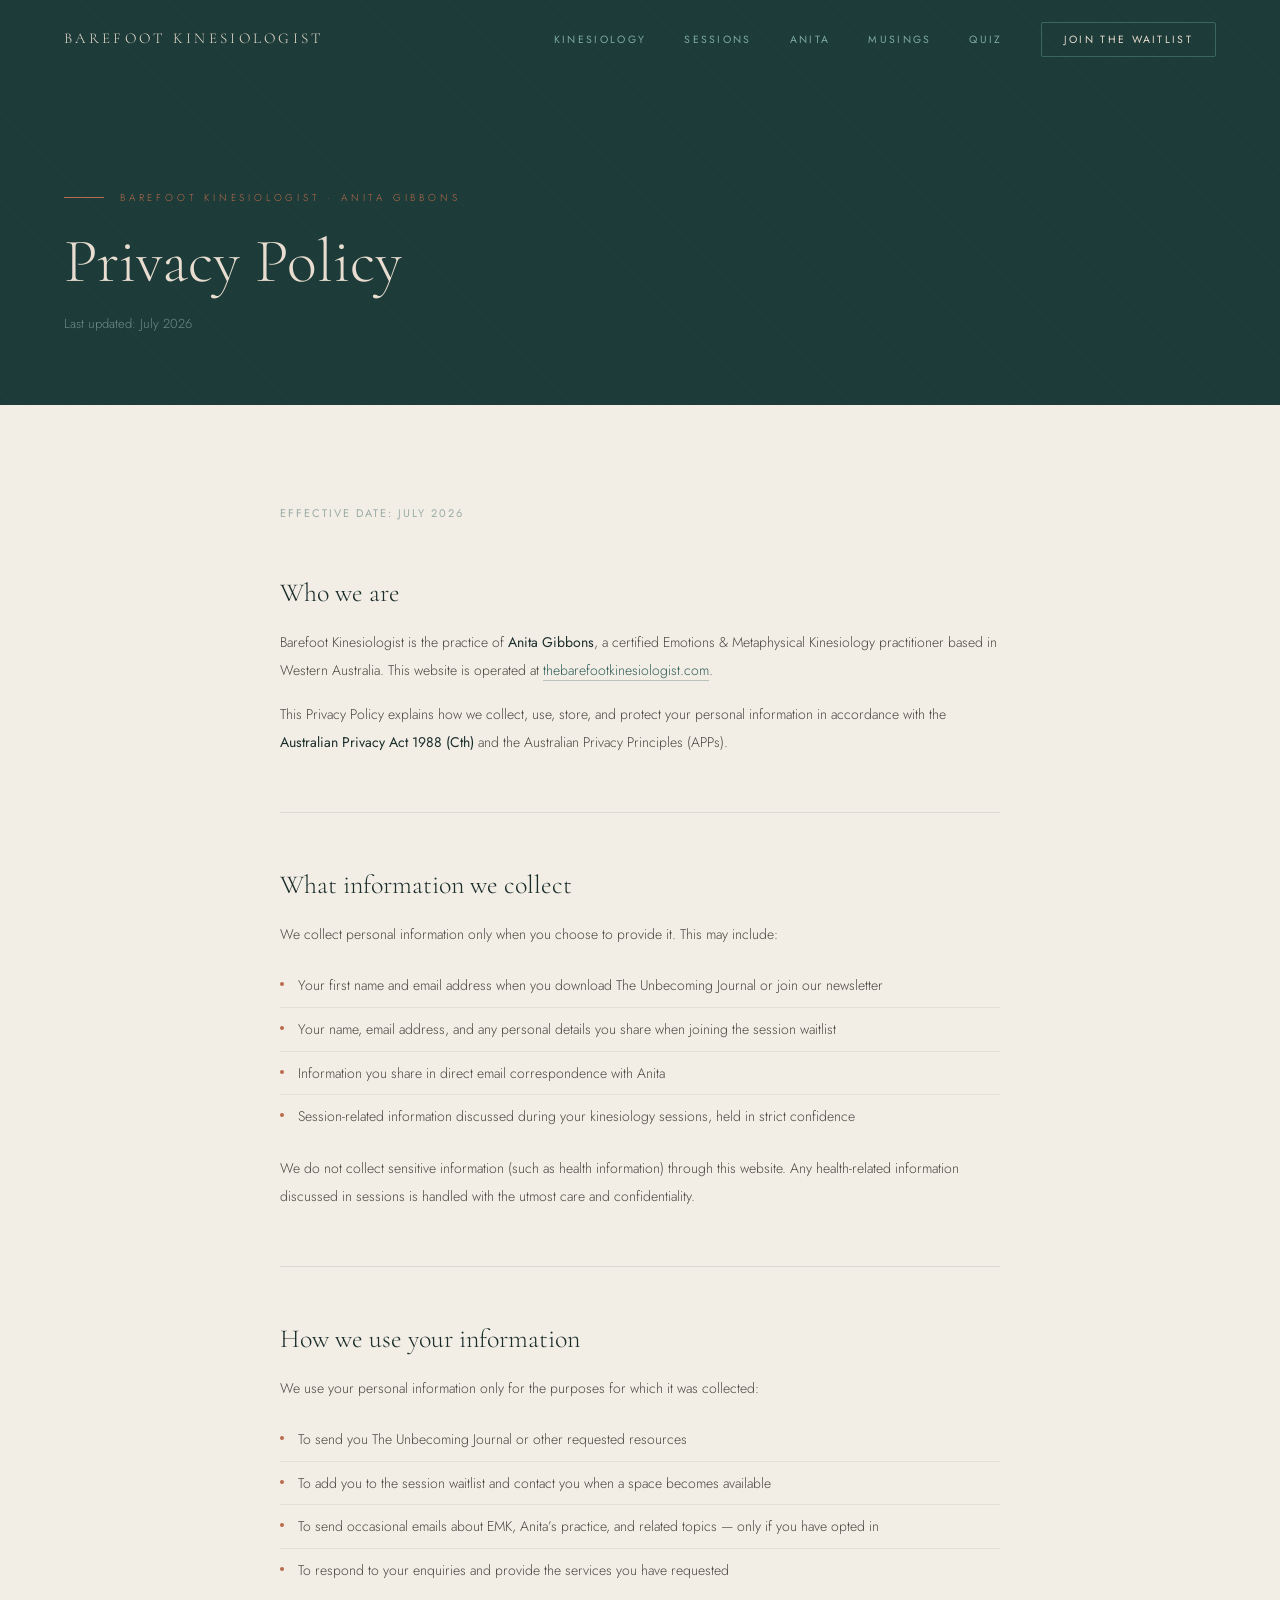
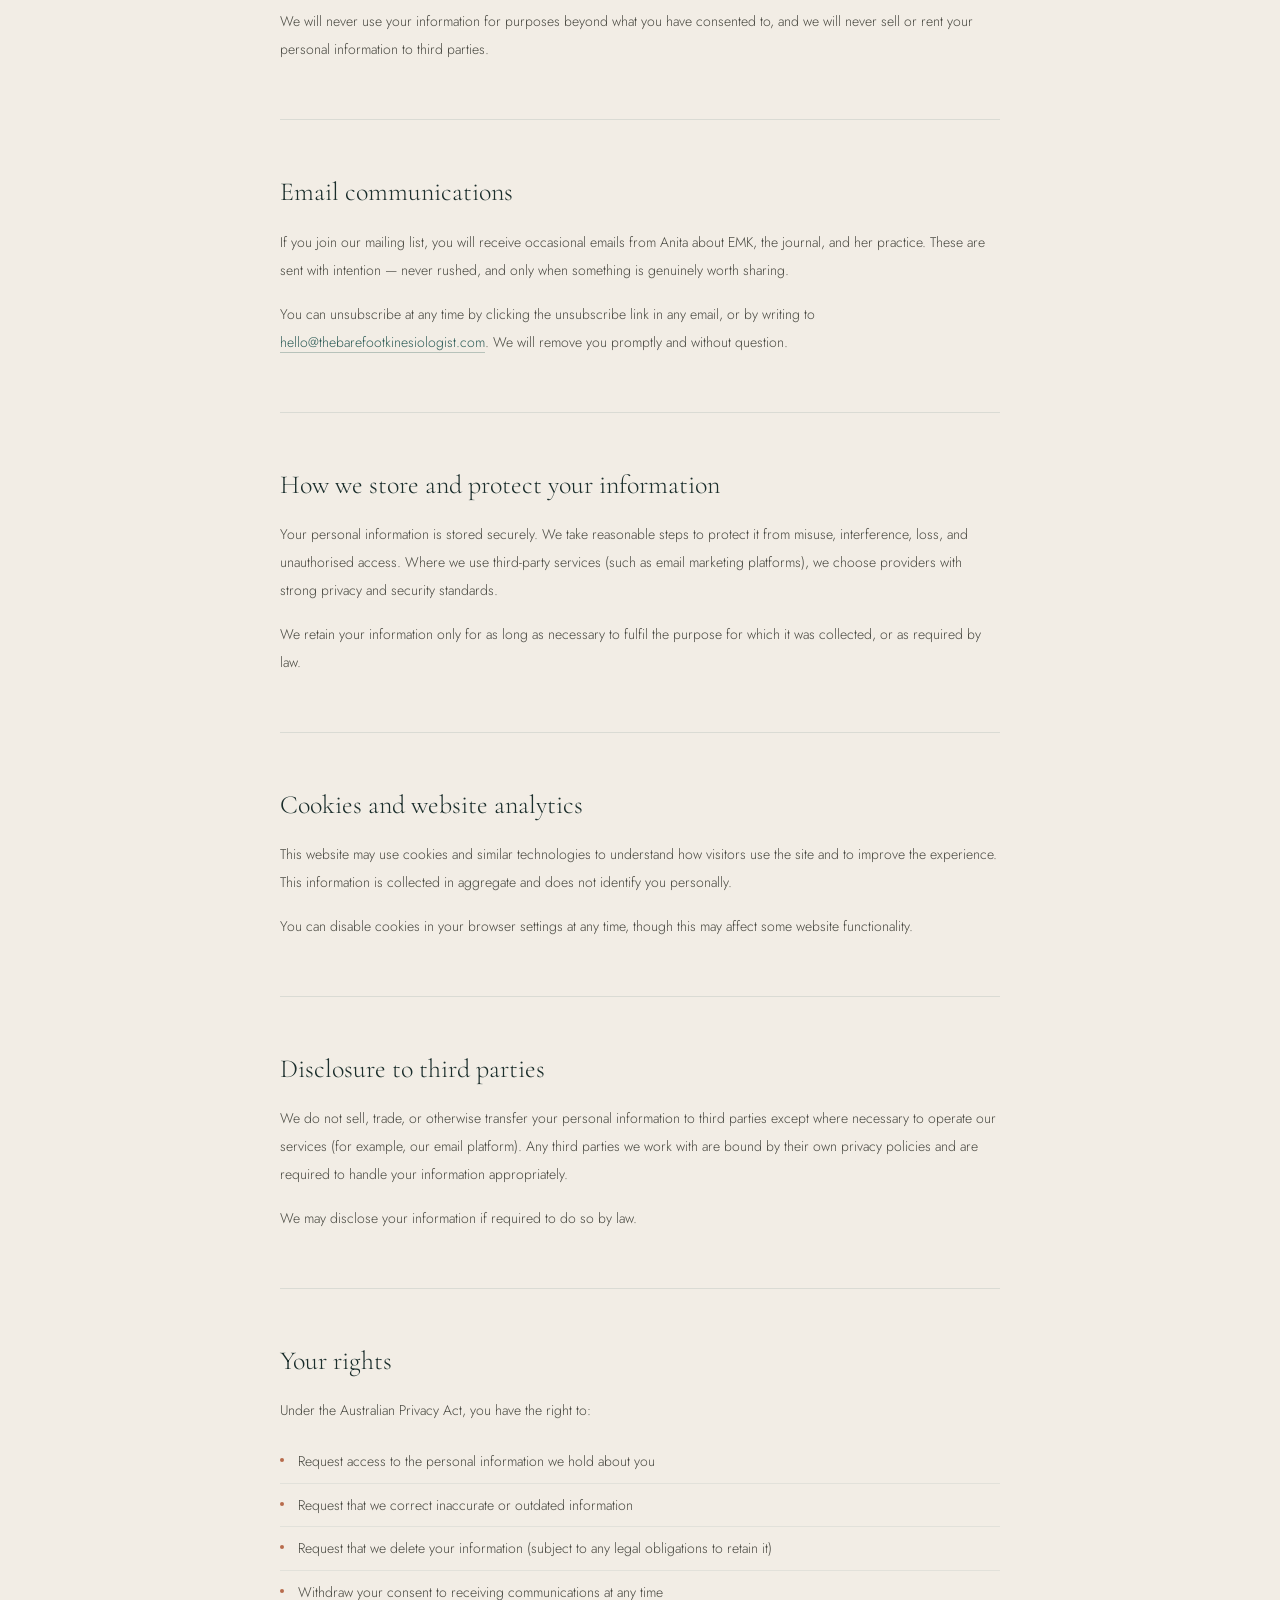
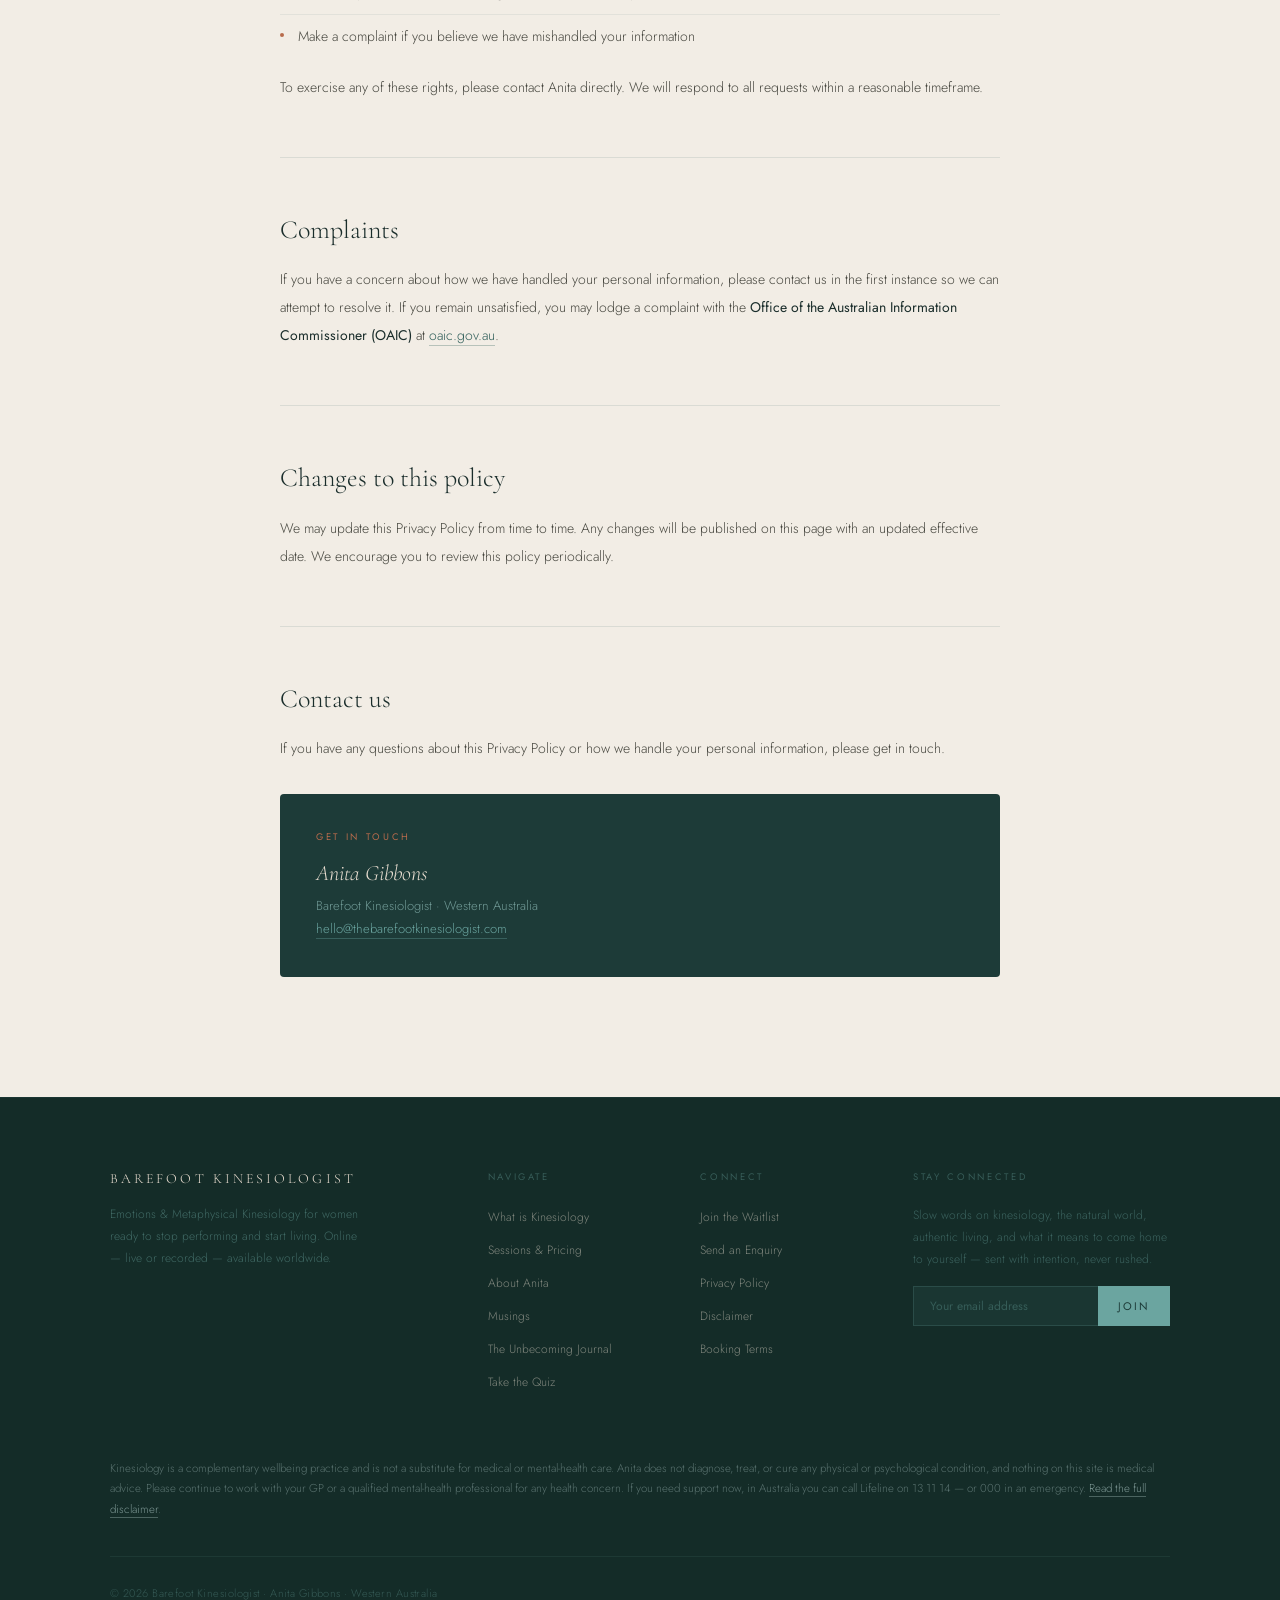
<file: privacy-policy.html>
<!DOCTYPE html>
<html lang="en">
<head>
<!-- Google tag (gtag.js) -->
<script async src="https://www.googletagmanager.com/gtag/js?id=G-PWGFHFN387"></script>
<script>
  window.dataLayer = window.dataLayer || [];
  function gtag(){dataLayer.push(arguments);}
  gtag('js', new Date());

  gtag('config', 'G-PWGFHFN387');
</script>
<meta charset="UTF-8">
<meta name="viewport" content="width=device-width, initial-scale=1.0">
<title>Privacy Policy · Barefoot Kinesiologist</title>
<meta name="description" content="How Barefoot Kinesiologist collects, uses, and protects your personal information under the Australian Privacy Act.">
<link rel="icon" href="favicon.ico">
<link rel="apple-touch-icon" href="apple-touch-icon.png">
<meta property="og:type" content="website">
<meta property="og:site_name" content="Barefoot Kinesiologist">
<meta property="og:title" content="Privacy Policy · Barefoot Kinesiologist">
<meta property="og:description" content="How Barefoot Kinesiologist collects, uses, and protects your personal information under the Australian Privacy Act.">
<meta property="og:image" content="/og-image.jpg">
<meta name="twitter:card" content="summary_large_image">
<link rel="preconnect" href="https://fonts.googleapis.com">
<link href="https://fonts.googleapis.com/css2?family=Cormorant+Garamond:ital,wght@0,300;0,400;0,500;1,300;1,400;1,500&family=Jost:wght@200;300;400;500&display=swap" rel="stylesheet">
<link rel="stylesheet" href="mobile.css">
<style>
*,*::before,*::after{margin:0;padding:0;box-sizing:border-box;}
html{scroll-behavior:smooth;}
:root{
  --bone:#E8DDD0;--sand:#D4B896;
  --terra:#B86B4C;--terra-l:#C8856A;
  --glass:#6BA5A0;--glass-l:#9DCDC8;--glass-d:#4A8580;
  --weed:#2E5D58;--dark:#1D3B38;--darker:#142C28;
  --cream:#F2EDE5;--cream2:#EDE7DF;
  --serif:'Cormorant Garamond',Georgia,serif;
  --sans:'Jost',sans-serif;
}
body{font-family:var(--sans);background:var(--dark);color:var(--bone);overflow-x:hidden;}
a{text-decoration:none;cursor:pointer;}

nav{position:fixed;top:0;left:0;right:0;z-index:200;padding:26px 64px;display:flex;justify-content:space-between;align-items:center;transition:background .45s,padding .35s,border-color .4s;border-bottom:0.5px solid transparent;}
nav.scrolled{background:rgba(20,44,40,0.96);backdrop-filter:blur(16px);padding:16px 64px;border-color:rgba(107,165,160,0.14);}
.nav-logo{font-family:var(--serif);font-size:15px;font-weight:300;letter-spacing:.22em;text-transform:uppercase;color:var(--bone);}
.nav-links{display:flex;gap:38px;list-style:none;align-items:center;}
.nav-links a{font-size:10.5px;letter-spacing:.22em;text-transform:uppercase;color:rgba(157,205,200,.75);transition:color .3s;}
.nav-links a:hover{color:var(--bone);}
.nav-cta{padding:9px 22px !important;border:0.5px solid rgba(107,165,160,.4) !important;border-radius:2px;color:var(--bone) !important;transition:background .3s,border-color .3s !important;}
.nav-cta:hover{background:rgba(107,165,160,.12) !important;border-color:var(--glass) !important;}

.btn-ghost{display:inline-block;padding:13px 36px;background:transparent;color:var(--bone);font-family:var(--sans);font-size:10.5px;letter-spacing:.28em;text-transform:uppercase;font-weight:300;border-radius:2px;border:0.5px solid rgba(232,221,208,.28);cursor:pointer;transition:border-color .3s,background .3s;}
.btn-ghost:hover{border-color:rgba(232,221,208,.55);background:rgba(232,221,208,.04);}

/* PAGE HERO */
#hero{min-height:45vh;display:flex;flex-direction:column;justify-content:flex-end;position:relative;overflow:hidden;padding:0 64px 72px;}
.hero-grain{position:absolute;inset:0;pointer-events:none;background-image:repeating-linear-gradient(45deg,rgba(255,255,255,.011) 0,rgba(255,255,255,.011) 1px,transparent 1px,transparent 9px);}
.hero-eyebrow{display:flex;align-items:center;gap:16px;margin-bottom:24px;opacity:0;animation:fadeUp .9s .2s forwards;}
.hero-eyebrow-line{width:40px;height:0.5px;background:var(--terra);}
.hero-eyebrow span{font-size:10px;letter-spacing:.38em;text-transform:uppercase;color:var(--terra);font-weight:300;}
.hero-headline{font-family:var(--serif);font-size:clamp(38px,5vw,62px);font-weight:300;line-height:1.05;color:var(--bone);margin-bottom:20px;opacity:0;animation:fadeUp .9s .35s forwards;}
.hero-sub{font-size:13px;font-weight:300;color:rgba(158,184,181,.65);opacity:0;animation:fadeUp .9s .5s forwards;}
@keyframes fadeUp{from{opacity:0;transform:translateY(24px)}to{opacity:1;transform:translateY(0)}}

/* CONTENT */
#content{background:var(--cream);padding:100px 64px 120px;}
.content-inner{max-width:720px;margin:0 auto;}

.policy-section{margin-bottom:56px;padding-bottom:56px;border-bottom:0.5px solid rgba(46,93,88,.12);}
.policy-section:last-child{border-bottom:none;margin-bottom:0;padding-bottom:0;}

.policy-h2{font-family:var(--serif);font-size:26px;font-weight:300;color:#1A2D2B;margin-bottom:20px;line-height:1.2;}
.policy-body{font-size:14px;font-weight:300;line-height:2;color:#484840;margin-bottom:16px;}
.policy-body:last-child{margin-bottom:0;}
.policy-body a{color:var(--weed);border-bottom:0.5px solid rgba(46,93,88,.3);transition:border-color .2s;}
.policy-body a:hover{border-color:var(--weed);}
.policy-body strong{font-weight:400;color:#1A2D2B;}

.policy-list{list-style:none;margin:16px 0;}
.policy-list li{font-size:14px;font-weight:300;line-height:1.9;color:#484840;padding:8px 0;display:flex;align-items:flex-start;gap:14px;border-bottom:0.5px solid rgba(46,93,88,.08);}
.policy-list li:last-child{border-bottom:none;}
.policy-list li::before{content:'';width:4px;height:4px;border-radius:50%;background:var(--terra);flex-shrink:0;margin-top:10px;}

.policy-updated{font-size:11px;letter-spacing:.18em;text-transform:uppercase;color:rgba(46,93,88,.45);margin-bottom:56px;}
.policy-contact-card{background:var(--dark);border-radius:4px;padding:36px;margin-top:32px;}
.policy-contact-eyebrow{font-size:9.5px;letter-spacing:.28em;text-transform:uppercase;color:var(--terra);margin-bottom:16px;}
.policy-contact-name{font-family:var(--serif);font-size:22px;font-weight:300;font-style:italic;color:var(--bone);margin-bottom:8px;}
.policy-contact-detail{font-size:13px;font-weight:300;color:rgba(157,205,200,.65);line-height:1.8;}
.policy-contact-detail a{color:var(--glass);border-bottom:0.5px solid rgba(107,165,160,.35);}

footer{background:var(--darker);padding:72px 64px 40px;border-top:0.5px solid rgba(107,165,160,.08);}
.footer-grid{display:grid;grid-template-columns:2fr 1fr 1fr 1fr;gap:48px;max-width:1060px;margin:0 auto 56px;}
.footer-brand-logo{font-family:var(--serif);font-size:14px;font-weight:300;letter-spacing:.22em;text-transform:uppercase;color:var(--bone);display:block;margin-bottom:16px;}
.footer-tagline{font-size:12px;font-weight:300;line-height:1.85;color:rgba(107,165,160,.5);max-width:260px;}
.footer-col-head{font-size:9.5px;letter-spacing:.28em;text-transform:uppercase;color:rgba(107,165,160,.4);margin-bottom:20px;}
.footer-list{list-style:none;}
.footer-list li{margin-bottom:10px;}
.footer-list a{font-size:12px;font-weight:300;color:rgba(232,221,208,.5);transition:color .3s;}
.footer-list a:hover{color:var(--bone);}
.footer-newsletter-note{font-size:12px;font-weight:300;line-height:1.85;color:rgba(107,165,160,.45);margin-bottom:16px;}
.nl-row{display:flex;gap:0;}
.nl-row input{flex:1;background:rgba(107,165,160,.08);border:0.5px solid rgba(107,165,160,.2);border-right:none;padding:10px 16px;color:var(--bone);font-family:var(--sans);font-size:12px;outline:none;}
.nl-row input::placeholder{color:rgba(107,165,160,.35);}
.nl-row button{background:var(--glass);color:var(--dark);border:none;padding:10px 20px;font-family:var(--sans);font-size:11px;letter-spacing:.18em;text-transform:uppercase;cursor:pointer;transition:background .3s;}
.nl-row button:hover{background:var(--glass-l);}
.footer-bottom{max-width:1060px;margin:0 auto;border-top:0.5px solid rgba(107,165,160,.1);padding-top:28px;display:flex;justify-content:space-between;align-items:center;}
.footer-copy{font-size:11px;font-weight:300;color:rgba(107,165,160,.38);letter-spacing:.04em;}
.footer-socials{display:flex;gap:22px;}
.soc-link{font-size:10px;letter-spacing:.2em;text-transform:uppercase;color:rgba(107,165,160,.42);transition:color .3s;}
.soc-link:hover{color:var(--glass-l);}
</style>
</head>
<body>

<div class="nav-mobile-menu" id="navMobileMenu" style="display:none;">
  <button class="nav-mobile-close" id="navMobileClose" aria-label="Close menu">&#x2715;</button>
  <ul>
      <li><a href="kinesiology.html">Kinesiology</a></li>
      <li><a href="sessions.html">Sessions</a></li>
      <li><a href="about.html">Anita</a></li>
      <li><a href="musings.html">Musings</a></li>
      <li><a href="quiz.html">Quiz</a></li>
    <li><a href="sessions.html" class="nav-mobile-cta">Join the Waitlist</a></li>
  </ul>
</div>

<nav id="main-nav">
  <a href="index.html" class="nav-logo">Barefoot Kinesiologist</a>
  <ul class="nav-links">
    <li><a href="kinesiology.html">Kinesiology</a></li>
    <li><a href="sessions.html">Sessions</a></li>
    <li><a href="about.html">Anita</a></li>
    <li><a href="musings.html">Musings</a></li>
    <li><a href="quiz.html">Quiz</a></li>
    <li><a href="sessions.html" class="nav-cta">Join the Waitlist</a></li>
  </ul>
  <button class="nav-hamburger" id="navHamburger" aria-label="Open menu"><span></span><span></span><span></span></button>
</nav>

<section id="hero">
  <div class="hero-grain"></div>
  <div class="hero-eyebrow"><div class="hero-eyebrow-line"></div><span>Barefoot Kinesiologist &middot; Anita Gibbons</span></div>
  <h1 class="hero-headline">Privacy Policy</h1>
  <p class="hero-sub">Last updated: July 2026</p>
</section>

<section id="content">
  <div class="content-inner">

    <p class="policy-updated">Effective date: July 2026</p>

    <div class="policy-section">
      <h2 class="policy-h2">Who we are</h2>
      <p class="policy-body">Barefoot Kinesiologist is the practice of <strong>Anita Gibbons</strong>, a certified Emotions &amp; Metaphysical Kinesiology practitioner based in Western Australia. This website is operated at <a href="https://www.thebarefootkinesiologist.com">thebarefootkinesiologist.com</a>.</p>
      <p class="policy-body">This Privacy Policy explains how we collect, use, store, and protect your personal information in accordance with the <strong>Australian Privacy Act 1988 (Cth)</strong> and the Australian Privacy Principles (APPs).</p>
    </div>

    <div class="policy-section">
      <h2 class="policy-h2">What information we collect</h2>
      <p class="policy-body">We collect personal information only when you choose to provide it. This may include:</p>
      <ul class="policy-list">
        <li>Your first name and email address when you download The Unbecoming Journal or join our newsletter</li>
        <li>Your name, email address, and any personal details you share when joining the session waitlist</li>
        <li>Information you share in direct email correspondence with Anita</li>
        <li>Session-related information discussed during your kinesiology sessions, held in strict confidence</li>
      </ul>
      <p class="policy-body">We do not collect sensitive information (such as health information) through this website. Any health-related information discussed in sessions is handled with the utmost care and confidentiality.</p>
    </div>

    <div class="policy-section">
      <h2 class="policy-h2">How we use your information</h2>
      <p class="policy-body">We use your personal information only for the purposes for which it was collected:</p>
      <ul class="policy-list">
        <li>To send you The Unbecoming Journal or other requested resources</li>
        <li>To add you to the session waitlist and contact you when a space becomes available</li>
        <li>To send occasional emails about EMK, Anita&rsquo;s practice, and related topics &mdash; only if you have opted in</li>
        <li>To respond to your enquiries and provide the services you have requested</li>
      </ul>
      <p class="policy-body">We will never use your information for purposes beyond what you have consented to, and we will never sell or rent your personal information to third parties.</p>
    </div>

    <div class="policy-section">
      <h2 class="policy-h2">Email communications</h2>
      <p class="policy-body">If you join our mailing list, you will receive occasional emails from Anita about EMK, the journal, and her practice. These are sent with intention &mdash; never rushed, and only when something is genuinely worth sharing.</p>
      <p class="policy-body">You can unsubscribe at any time by clicking the unsubscribe link in any email, or by writing to <a href="mailto:hello@thebarefootkinesiologist.com">hello@thebarefootkinesiologist.com</a>. We will remove you promptly and without question.</p>
    </div>

    <div class="policy-section">
      <h2 class="policy-h2">How we store and protect your information</h2>
      <p class="policy-body">Your personal information is stored securely. We take reasonable steps to protect it from misuse, interference, loss, and unauthorised access. Where we use third-party services (such as email marketing platforms), we choose providers with strong privacy and security standards.</p>
      <p class="policy-body">We retain your information only for as long as necessary to fulfil the purpose for which it was collected, or as required by law.</p>
    </div>

    <div class="policy-section">
      <h2 class="policy-h2">Cookies and website analytics</h2>
      <p class="policy-body">This website may use cookies and similar technologies to understand how visitors use the site and to improve the experience. This information is collected in aggregate and does not identify you personally.</p>
      <p class="policy-body">You can disable cookies in your browser settings at any time, though this may affect some website functionality.</p>
    </div>

    <div class="policy-section">
      <h2 class="policy-h2">Disclosure to third parties</h2>
      <p class="policy-body">We do not sell, trade, or otherwise transfer your personal information to third parties except where necessary to operate our services (for example, our email platform). Any third parties we work with are bound by their own privacy policies and are required to handle your information appropriately.</p>
      <p class="policy-body">We may disclose your information if required to do so by law.</p>
    </div>

    <div class="policy-section">
      <h2 class="policy-h2">Your rights</h2>
      <p class="policy-body">Under the Australian Privacy Act, you have the right to:</p>
      <ul class="policy-list">
        <li>Request access to the personal information we hold about you</li>
        <li>Request that we correct inaccurate or outdated information</li>
        <li>Request that we delete your information (subject to any legal obligations to retain it)</li>
        <li>Withdraw your consent to receiving communications at any time</li>
        <li>Make a complaint if you believe we have mishandled your information</li>
      </ul>
      <p class="policy-body">To exercise any of these rights, please contact Anita directly. We will respond to all requests within a reasonable timeframe.</p>
    </div>

    <div class="policy-section">
      <h2 class="policy-h2">Complaints</h2>
      <p class="policy-body">If you have a concern about how we have handled your personal information, please contact us in the first instance so we can attempt to resolve it. If you remain unsatisfied, you may lodge a complaint with the <strong>Office of the Australian Information Commissioner (OAIC)</strong> at <a href="https://www.oaic.gov.au" target="_blank" rel="noopener">oaic.gov.au</a>.</p>
    </div>

    <div class="policy-section">
      <h2 class="policy-h2">Changes to this policy</h2>
      <p class="policy-body">We may update this Privacy Policy from time to time. Any changes will be published on this page with an updated effective date. We encourage you to review this policy periodically.</p>
    </div>

    <div class="policy-section">
      <h2 class="policy-h2">Contact us</h2>
      <p class="policy-body">If you have any questions about this Privacy Policy or how we handle your personal information, please get in touch.</p>
      <div class="policy-contact-card">
        <div class="policy-contact-eyebrow">Get in touch</div>
        <div class="policy-contact-name">Anita Gibbons</div>
        <div class="policy-contact-detail">
          Barefoot Kinesiologist &middot; Western Australia<br>
          <a href="mailto:hello@thebarefootkinesiologist.com">hello@thebarefootkinesiologist.com</a>
        </div>
      </div>
    </div>

  </div>
</section>

<footer>
  <div class="footer-grid">
    <div>
      <a href="index.html" class="footer-brand-logo">Barefoot Kinesiologist</a>
      <p class="footer-tagline">Emotions &amp; Metaphysical Kinesiology for women ready to stop performing and start living. Online &mdash; live or recorded &mdash; available worldwide.</p>
    </div>
    <div>
      <div class="footer-col-head">Navigate</div>
      <ul class="footer-list">
        <li><a href="kinesiology.html">What is Kinesiology</a></li>
        <li><a href="sessions.html">Sessions &amp; Pricing</a></li>
        <li><a href="about.html">About Anita</a></li>
        <li><a href="musings.html">Musings</a></li>
        <li><a href="journal-prompts.html">The Unbecoming Journal</a></li>
        <li><a href="quiz.html">Take the Quiz</a></li>
      </ul>
    </div>
    <div>
      <div class="footer-col-head">Connect</div>
      <ul class="footer-list">
        <li><a href="sessions.html">Join the Waitlist</a></li>
        <li><a href="mailto:hello@thebarefootkinesiologist.com" onclick="openEnquiry('');return false;">Send an Enquiry</a></li>
        <li><a href="privacy-policy.html">Privacy Policy</a></li>
        <li><a href="disclaimer.html">Disclaimer</a></li>
        <li><a href="booking-terms.html">Booking Terms</a></li>
      </ul>
    </div>
    <div>
      <div class="footer-col-head">Stay connected</div>
      <p class="footer-newsletter-note">Slow words on kinesiology, the natural world, authentic living, and what it means to come home to yourself &mdash; sent with intention, never rushed.</p>
      <form class="nl-row" name="newsletter" method="POST" data-netlify="true" action="thank-you.html">
        <input type="hidden" name="form-name" value="newsletter">
        <input type="email" name="email" required placeholder="Your email address" aria-label="Email address">
        <button type="submit">Join</button>
      </form>
    </div>
  </div>

  <p class="footer-disclaimer" style="max-width:1060px;margin:0 auto 36px;font-size:11.5px;font-weight:300;line-height:1.8;color:rgba(158,184,181,.5);">
    Kinesiology is a complementary wellbeing practice and is not a substitute for medical or mental-health care. Anita does not diagnose, treat, or cure any physical or psychological condition, and nothing on this site is medical advice. Please continue to work with your GP or a qualified mental-health professional for any health concern. If you need support now, in Australia you can call Lifeline on 13 11 14 &mdash; or 000 in an emergency. <a href="disclaimer.html" style="color:rgba(158,184,181,.75);border-bottom:0.5px solid rgba(158,184,181,.4);">Read the full disclaimer</a>.
  </p>

  <div class="footer-bottom">
    <div class="footer-copy">&copy; 2026 Barefoot Kinesiologist &middot; Anita Gibbons &middot; Western Australia</div>
    <div class="footer-socials"></div>
  </div>
</footer>

<script>
var nav = document.getElementById('main-nav');
window.addEventListener('scroll', function(){ nav.classList.toggle('scrolled', window.scrollY > 60); }, { passive: true });
(function(){
  var hamburger=document.getElementById('navHamburger'); var menu=document.getElementById('navMobileMenu'); var closeBtn=document.getElementById('navMobileClose');
  if(!hamburger||!menu) return;
  function openMenu(){ menu.style.display='flex'; setTimeout(function(){ menu.classList.add('open'); },10); hamburger.classList.add('open'); document.body.style.overflow='hidden'; }
  function closeMenu(){ menu.classList.remove('open'); hamburger.classList.remove('open'); document.body.style.overflow=''; setTimeout(function(){ menu.style.display='none'; },300); }
  hamburger.addEventListener('click', function(){ menu.classList.contains('open')?closeMenu():openMenu(); });
  if(closeBtn) closeBtn.addEventListener('click', closeMenu);
  menu.querySelectorAll('a').forEach(function(a){ a.addEventListener('click', closeMenu); });
})();
</script>

<style>
/* Enquiry pop-up — complete styles (so it works on pages without the waitlist pop-up) */
#enqBackdrop{position:fixed;inset:0;z-index:9000;background:rgba(14,28,26,0.85);backdrop-filter:blur(8px);-webkit-backdrop-filter:blur(8px);display:flex;align-items:center;justify-content:center;padding:24px;opacity:0;pointer-events:none;transition:opacity .35s;font-family:'Jost',sans-serif;}
#enqBackdrop.open{opacity:1;pointer-events:all;}
#enqBackdrop *,#enqBackdrop *::before,#enqBackdrop *::after{box-sizing:border-box;margin:0;padding:0;}
#enqBackdrop .wl-modal{background:#1D3B38;width:100%;max-width:520px;max-height:calc(100vh - 32px);overflow-y:auto;border-radius:4px;border:0.5px solid rgba(107,165,160,.22);position:relative;transform:translateY(32px) scale(0.97);transition:transform .42s cubic-bezier(.22,1,.36,1);}
#enqBackdrop.open .wl-modal{transform:translateY(0) scale(1);}
#enqBackdrop .wl-accent{height:2px;background:linear-gradient(90deg,#B86B4C 0%,#6BA5A0 100%);}
#enqBackdrop .wl-close{position:absolute;top:16px;right:18px;background:none;border:none;cursor:pointer;color:rgba(107,165,160,.38);font-size:18px;line-height:1;transition:color .2s;padding:6px;}
#enqBackdrop .wl-close:hover{color:rgba(107,165,160,.75);}
#enqBackdrop .wl-body{padding:42px 46px 46px;}
#enqBackdrop .wl-eyebrow{font-size:9.5px;letter-spacing:.38em;text-transform:uppercase;color:#B86B4C;margin-bottom:14px;display:flex;align-items:center;gap:14px;}
#enqBackdrop .wl-eyebrow-line{width:28px;height:0.5px;background:#B86B4C;}
#enqBackdrop .wl-title{font-family:'Cormorant Garamond',Georgia,serif;font-size:38px;font-weight:300;font-style:italic;color:#E8DDD0;line-height:1.08;margin-bottom:10px;}
#enqBackdrop .wl-sub{font-size:13px;font-weight:300;line-height:1.85;color:rgba(157,205,200,.6);margin-bottom:30px;}
#enqBackdrop .wl-session-label{display:block;font-size:9.5px;letter-spacing:.22em;text-transform:uppercase;color:rgba(157,205,200,.45);margin-bottom:10px;}
#enqBackdrop .wl-pills{display:flex;flex-wrap:wrap;gap:8px;margin-bottom:28px;}
#enqBackdrop .enq-pill{padding:9px 16px;border-radius:2px;cursor:pointer;font-family:'Jost',sans-serif;font-size:10.5px;font-weight:300;letter-spacing:.12em;text-transform:uppercase;border:0.5px solid rgba(107,165,160,.26);color:rgba(157,205,200,.6);background:transparent;transition:all .2s;}
#enqBackdrop .enq-pill:hover{border-color:#6BA5A0;color:#9DCDC8;}
#enqBackdrop .enq-pill.active{background:rgba(107,165,160,.13);border-color:#6BA5A0;color:#9DCDC8;}
#enqBackdrop .wl-row{margin-bottom:15px;}
#enqBackdrop .wl-row label{display:block;font-size:9.5px;letter-spacing:.2em;text-transform:uppercase;color:rgba(157,205,200,.45);margin-bottom:8px;}
#enqBackdrop .wl-row input,#enqBackdrop .wl-row textarea{width:100%;padding:13px 16px;background:rgba(255,255,255,.04);border:0.5px solid rgba(107,165,160,.24);border-radius:2px;color:#E8DDD0;font-family:'Jost',sans-serif;font-size:13px;font-weight:300;outline:none;transition:border-color .25s;resize:none;}
#enqBackdrop .wl-row input::placeholder,#enqBackdrop .wl-row textarea::placeholder{color:rgba(107,165,160,.28);}
#enqBackdrop .wl-row input:focus,#enqBackdrop .wl-row textarea:focus{border-color:rgba(107,165,160,.55);}
#enqBackdrop .wl-row .wl-error{border-color:rgba(184,107,76,.65);}
#enqBackdrop .wl-submit{width:100%;margin-top:10px;padding:16px;background:#B86B4C;border:none;border-radius:2px;color:#F2EDE5;font-family:'Jost',sans-serif;font-size:10.5px;letter-spacing:.28em;text-transform:uppercase;font-weight:500;cursor:pointer;transition:background .3s,transform .2s;}
#enqBackdrop .wl-submit:hover{background:#C8856A;transform:translateY(-2px);}
#enqBackdrop .wl-note{font-size:11px;font-weight:300;color:rgba(107,165,160,.35);margin-top:14px;text-align:center;line-height:1.65;}
#enqBackdrop .enq-alt{font-size:11px;font-weight:300;color:rgba(107,165,160,.45);margin-top:6px;text-align:center;line-height:1.65;}
#enqBackdrop .enq-alt a{color:rgba(157,205,200,.7);border-bottom:0.5px solid rgba(157,205,200,.35);text-decoration:none;}
#enqBackdrop .wl-success{display:none;text-align:center;padding:64px 46px;}
#enqBackdrop .wl-success.show{display:block;}
#enqBackdrop .wl-success-ring{width:52px;height:52px;border-radius:50%;border:0.5px solid rgba(107,165,160,.38);display:flex;align-items:center;justify-content:center;margin:0 auto 26px;color:#6BA5A0;font-size:22px;}
#enqBackdrop .wl-success-title{font-family:'Cormorant Garamond',Georgia,serif;font-size:34px;font-weight:300;font-style:italic;color:#E8DDD0;margin-bottom:12px;}
#enqBackdrop .wl-success-body{font-size:13px;font-weight:300;line-height:1.85;color:rgba(157,205,200,.6);max-width:320px;margin:0 auto 34px;}
#enqBackdrop .enq-ghost{display:inline-block;padding:15px 42px;background:transparent;color:#E8DDD0;font-family:'Jost',sans-serif;font-size:10.5px;letter-spacing:.28em;text-transform:uppercase;font-weight:300;border-radius:2px;border:0.5px solid rgba(232,221,208,.28);cursor:pointer;transition:border-color .3s,background .3s;}
#enqBackdrop .enq-ghost:hover{border-color:rgba(232,221,208,.55);background:rgba(232,221,208,.04);}
@media (max-width:480px){
  #enqBackdrop .wl-body{padding:28px 20px 32px;}
  #enqBackdrop .wl-title{font-size:30px;}
  #enqBackdrop .wl-success{padding:48px 28px;}
  #enqBackdrop .wl-pills{gap:6px;}
  #enqBackdrop .enq-pill{font-size:9.5px;padding:8px 12px;}
}
</style>

<!-- Netlify form detection (hidden) -->
<form name="enquiry" method="POST" data-netlify="true" netlify-honeypot="bot-field" hidden>
  <input type="text" name="name"><input type="email" name="email">
  <input type="text" name="topic"><textarea name="message"></textarea>
  <input type="text" name="bot-field">
</form>

<div id="enqBackdrop" role="dialog" aria-modal="true" aria-labelledby="enqTitle">
  <div class="wl-modal">
    <div class="wl-accent"></div>
    <button class="wl-close" onclick="closeEnquiry()" aria-label="Close">&#x2715;</button>
    <div id="enqFormView">
      <div class="wl-body">
        <div class="wl-eyebrow"><div class="wl-eyebrow-line"></div>Get in touch</div>
        <h2 class="wl-title" id="enqTitle">Send an enquiry</h2>
        <p class="wl-sub">A question about kinesiology, sessions, or whether this is right for you &mdash; ask Anita anything. She reads every message herself and will reply personally.</p>
        <span class="wl-session-label">What&rsquo;s it about?</span>
        <div class="wl-pills" id="enqPillGroup">
          <button type="button" class="enq-pill" onclick="enqSelectPill(this)">Sessions &amp; pricing</button>
          <button type="button" class="enq-pill" onclick="enqSelectPill(this)">Is this right for me?</button>
          <button type="button" class="enq-pill" onclick="enqSelectPill(this)">Kinesiology questions</button>
          <button type="button" class="enq-pill" onclick="enqSelectPill(this)">Something else</button>
        </div>
        <div class="wl-row">
          <label for="enqName">Your first name</label>
          <input type="text" id="enqName" placeholder="First name" autocomplete="given-name">
        </div>
        <div class="wl-row">
          <label for="enqEmail">Your email address</label>
          <input type="email" id="enqEmail" placeholder="Email address" autocomplete="email">
        </div>
        <div class="wl-row">
          <label for="enqMsg">Your message</label>
          <textarea id="enqMsg" rows="4" placeholder="What would you like to ask?"></textarea>
        </div>
        <button type="button" class="wl-submit" onclick="enqSubmit()">Send to Anita</button>
        <p class="wl-note">No pressure, no obligation. Anita will be in touch personally.</p>
        <p class="enq-alt">Prefer email? <a href="mailto:hello@thebarefootkinesiologist.com">hello@thebarefootkinesiologist.com</a></p>
      </div>
    </div>
    <div class="wl-success" id="enqSuccess">
      <div class="wl-success-ring">&#x2713;</div>
      <h3 class="wl-success-title">Your message is on its way.</h3>
      <p class="wl-success-body">Thank you for reaching out. Anita will reply personally, usually within a few days. In the meantime, keep exploring.</p>
      <button type="button" class="enq-ghost" onclick="closeEnquiry()">Continue reading</button>
    </div>
  </div>
</div>

<script>
var enqTopic = '';
function openEnquiry(topic) {
  enqTopic = topic || '';
  document.querySelectorAll('.enq-pill').forEach(function(p){
    p.classList.toggle('active', p.textContent.trim() === enqTopic);
  });
  document.getElementById('enqBackdrop').classList.add('open');
  document.body.style.overflow = 'hidden';
  setTimeout(function(){ var n = document.getElementById('enqName'); if (n) n.focus(); }, 350);
}
function closeEnquiry() {
  var bd = document.getElementById('enqBackdrop');
  if (!bd || !bd.classList.contains('open')) return;
  bd.classList.remove('open');
  document.body.style.overflow = '';
  setTimeout(function(){
    document.getElementById('enqFormView').style.display = '';
    document.getElementById('enqSuccess').classList.remove('show');
    ['enqName','enqEmail','enqMsg'].forEach(function(id){
      var el = document.getElementById(id); el.value = ''; el.classList.remove('wl-error');
    });
    document.querySelectorAll('.enq-pill').forEach(function(p){ p.classList.remove('active'); });
    enqTopic = '';
  }, 400);
}
function enqSelectPill(el) {
  document.querySelectorAll('.enq-pill').forEach(function(p){ p.classList.remove('active'); });
  el.classList.add('active');
  enqTopic = el.textContent.trim();
}
function enqSubmit() {
  var nEl = document.getElementById('enqName');
  var eEl = document.getElementById('enqEmail');
  var mEl = document.getElementById('enqMsg');
  var name = nEl.value.trim(), email = eEl.value.trim(), msg = mEl.value.trim();
  var emailOk = /^[^\s@]+@[^\s@]+\.[^\s@]+$/.test(email);
  nEl.classList.toggle('wl-error', !name);
  eEl.classList.toggle('wl-error', !emailOk);
  mEl.classList.toggle('wl-error', !msg);
  if (!name || !emailOk || !msg) return;
  var payload = new URLSearchParams({
    'form-name': 'enquiry',
    'name': name,
    'email': email,
    'topic': enqTopic || 'General',
    'message': msg
  }).toString();
  fetch('/', {
    method: 'POST',
    headers: { 'Content-Type': 'application/x-www-form-urlencoded' },
    body: payload
  }).catch(function (err) { console.error('Enquiry submit error:', err); });
  document.getElementById('enqFormView').style.display = 'none';
  document.getElementById('enqSuccess').classList.add('show');
}
(function(){
  var bd = document.getElementById('enqBackdrop');
  if (bd) bd.addEventListener('click', function(e){ if (e.target === this) closeEnquiry(); });
  document.addEventListener('keydown', function(e){ if (e.key === 'Escape') closeEnquiry(); });
})();
</script>
<!-- ===================== END ENQUIRY POP-UP ===================== -->

</body>
</html>
</file>
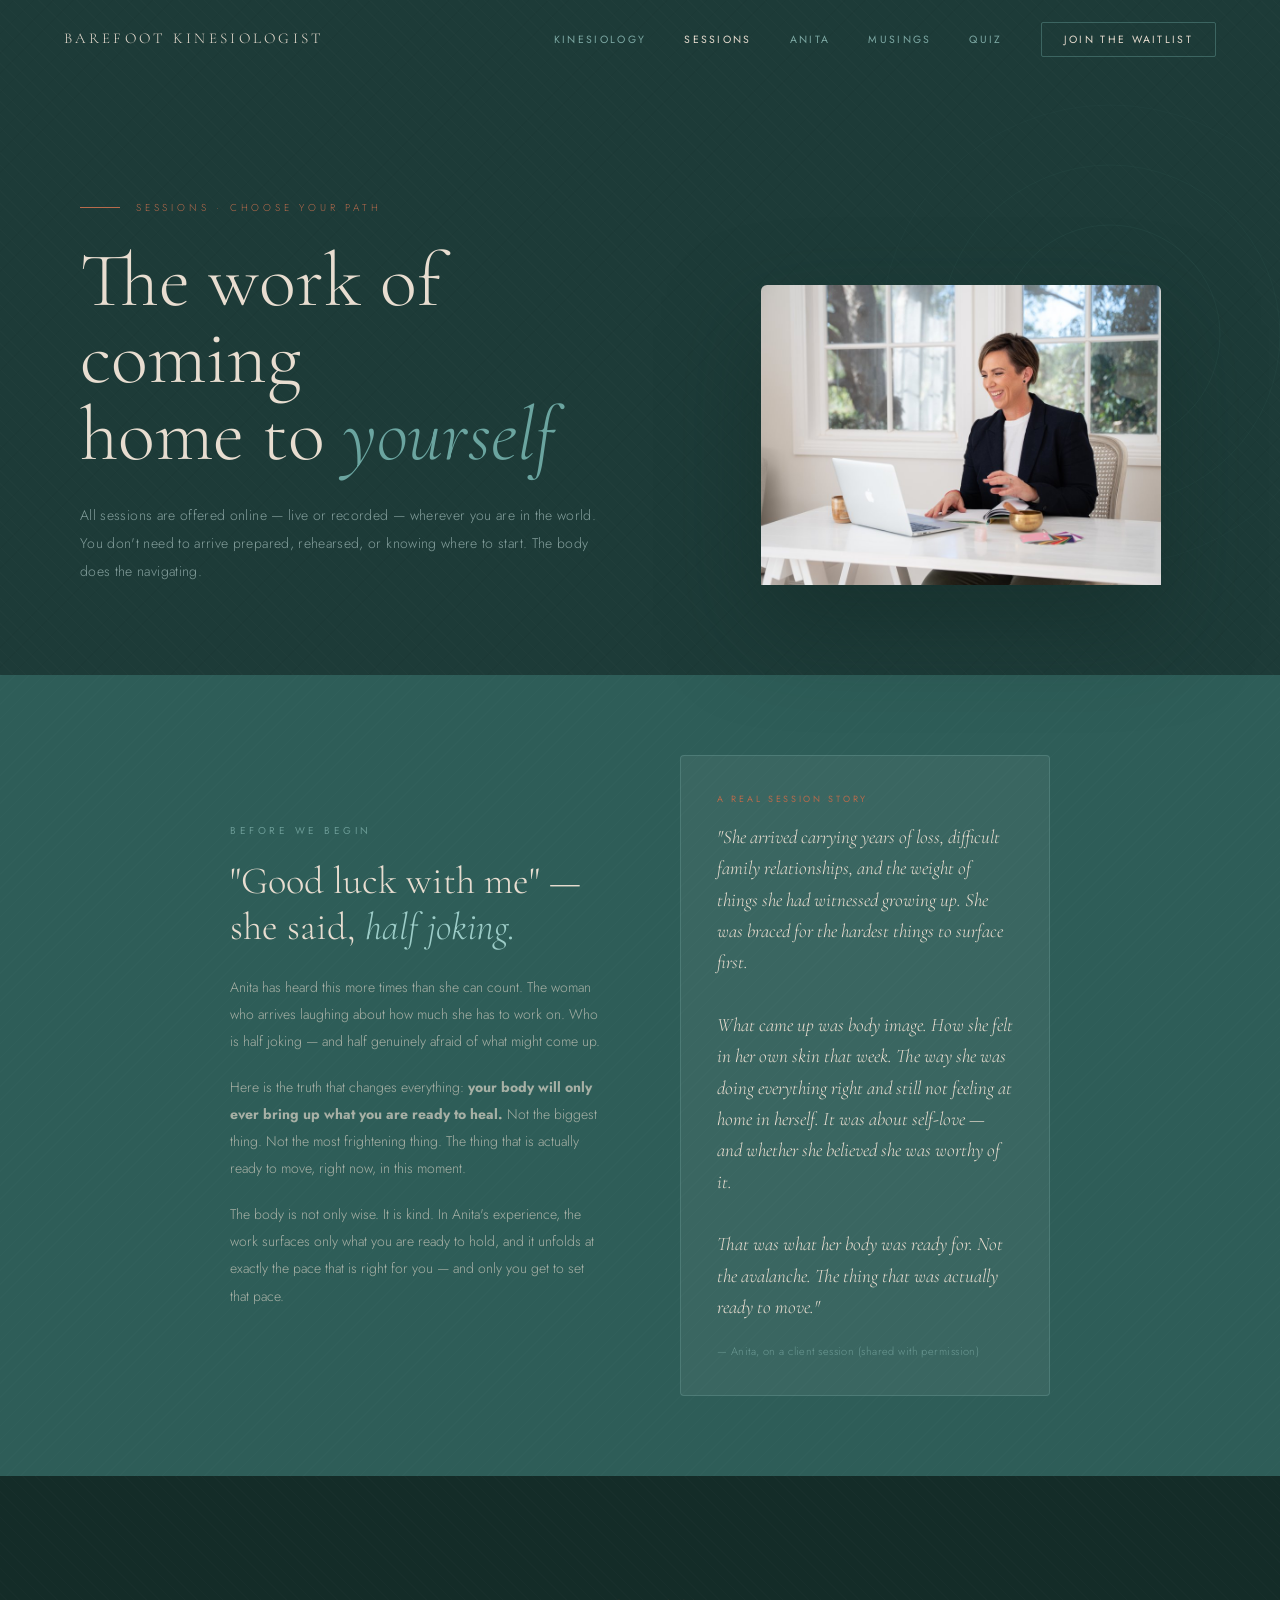
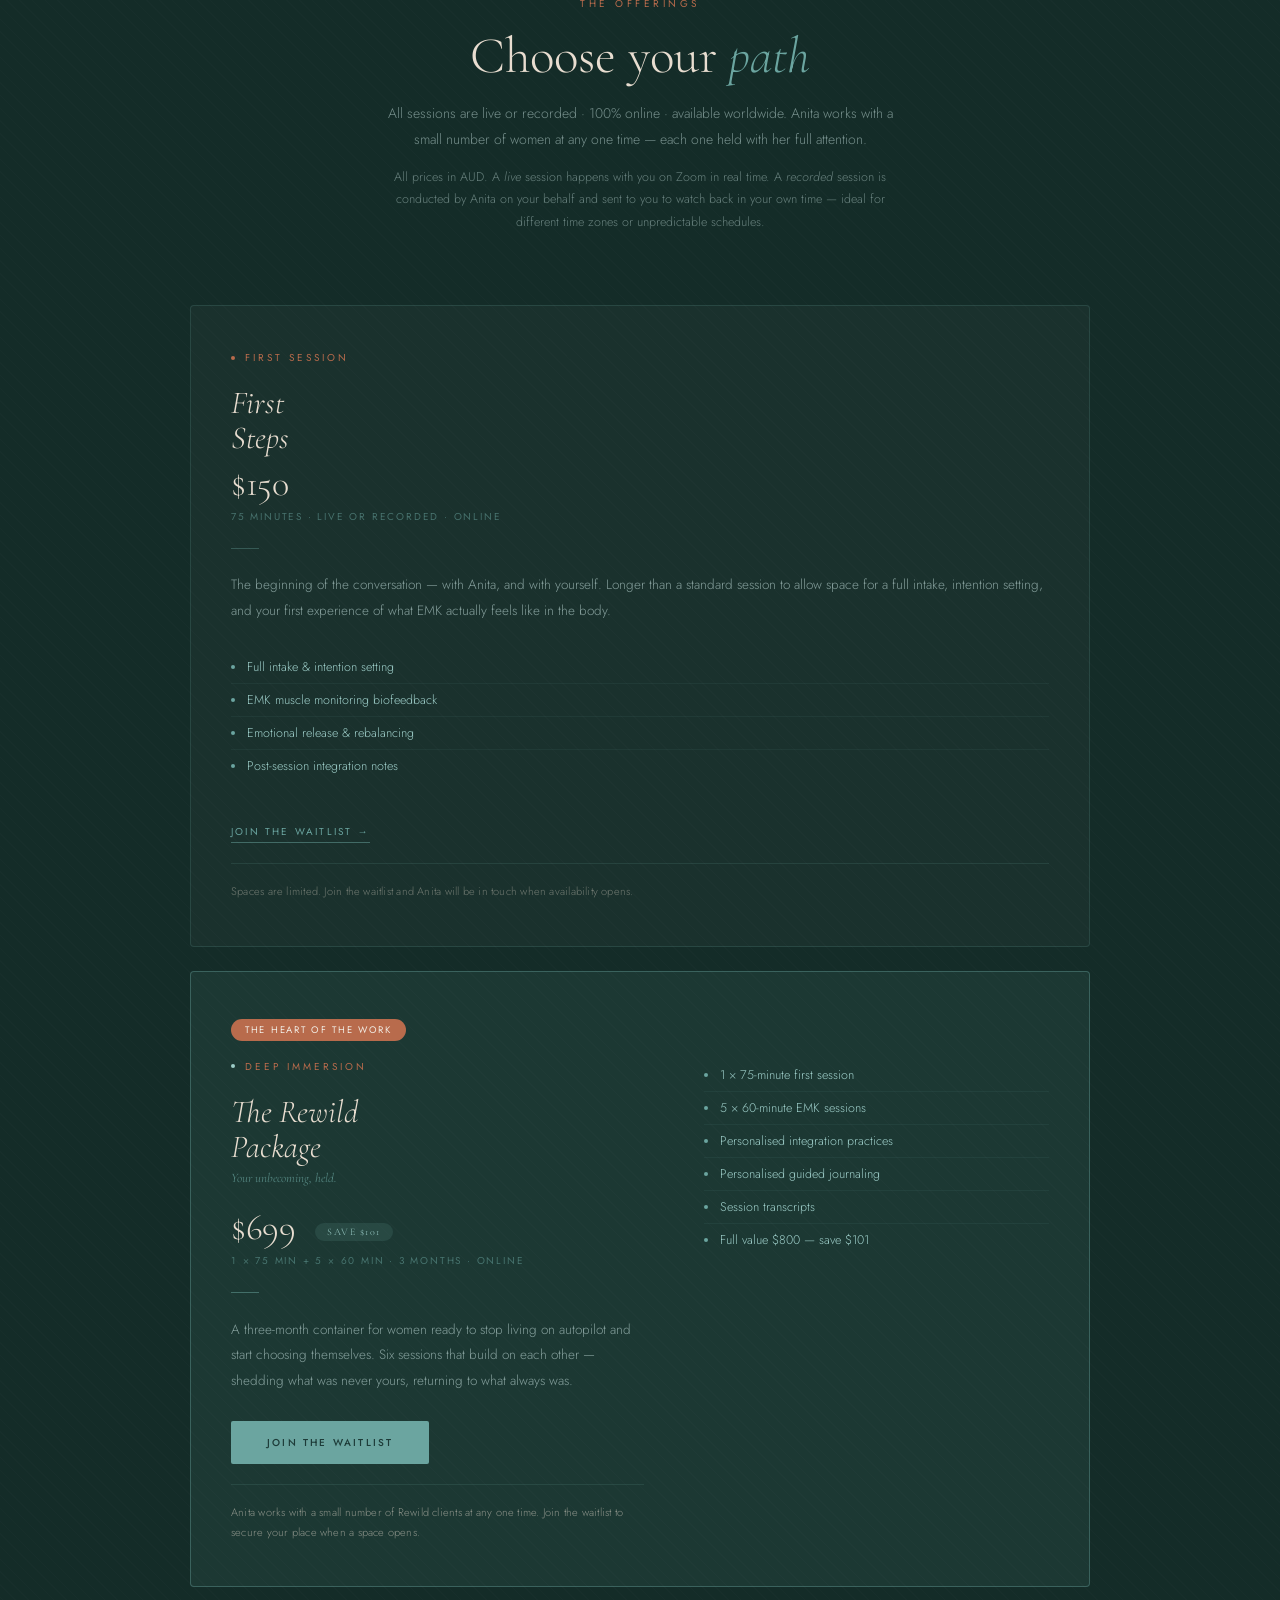
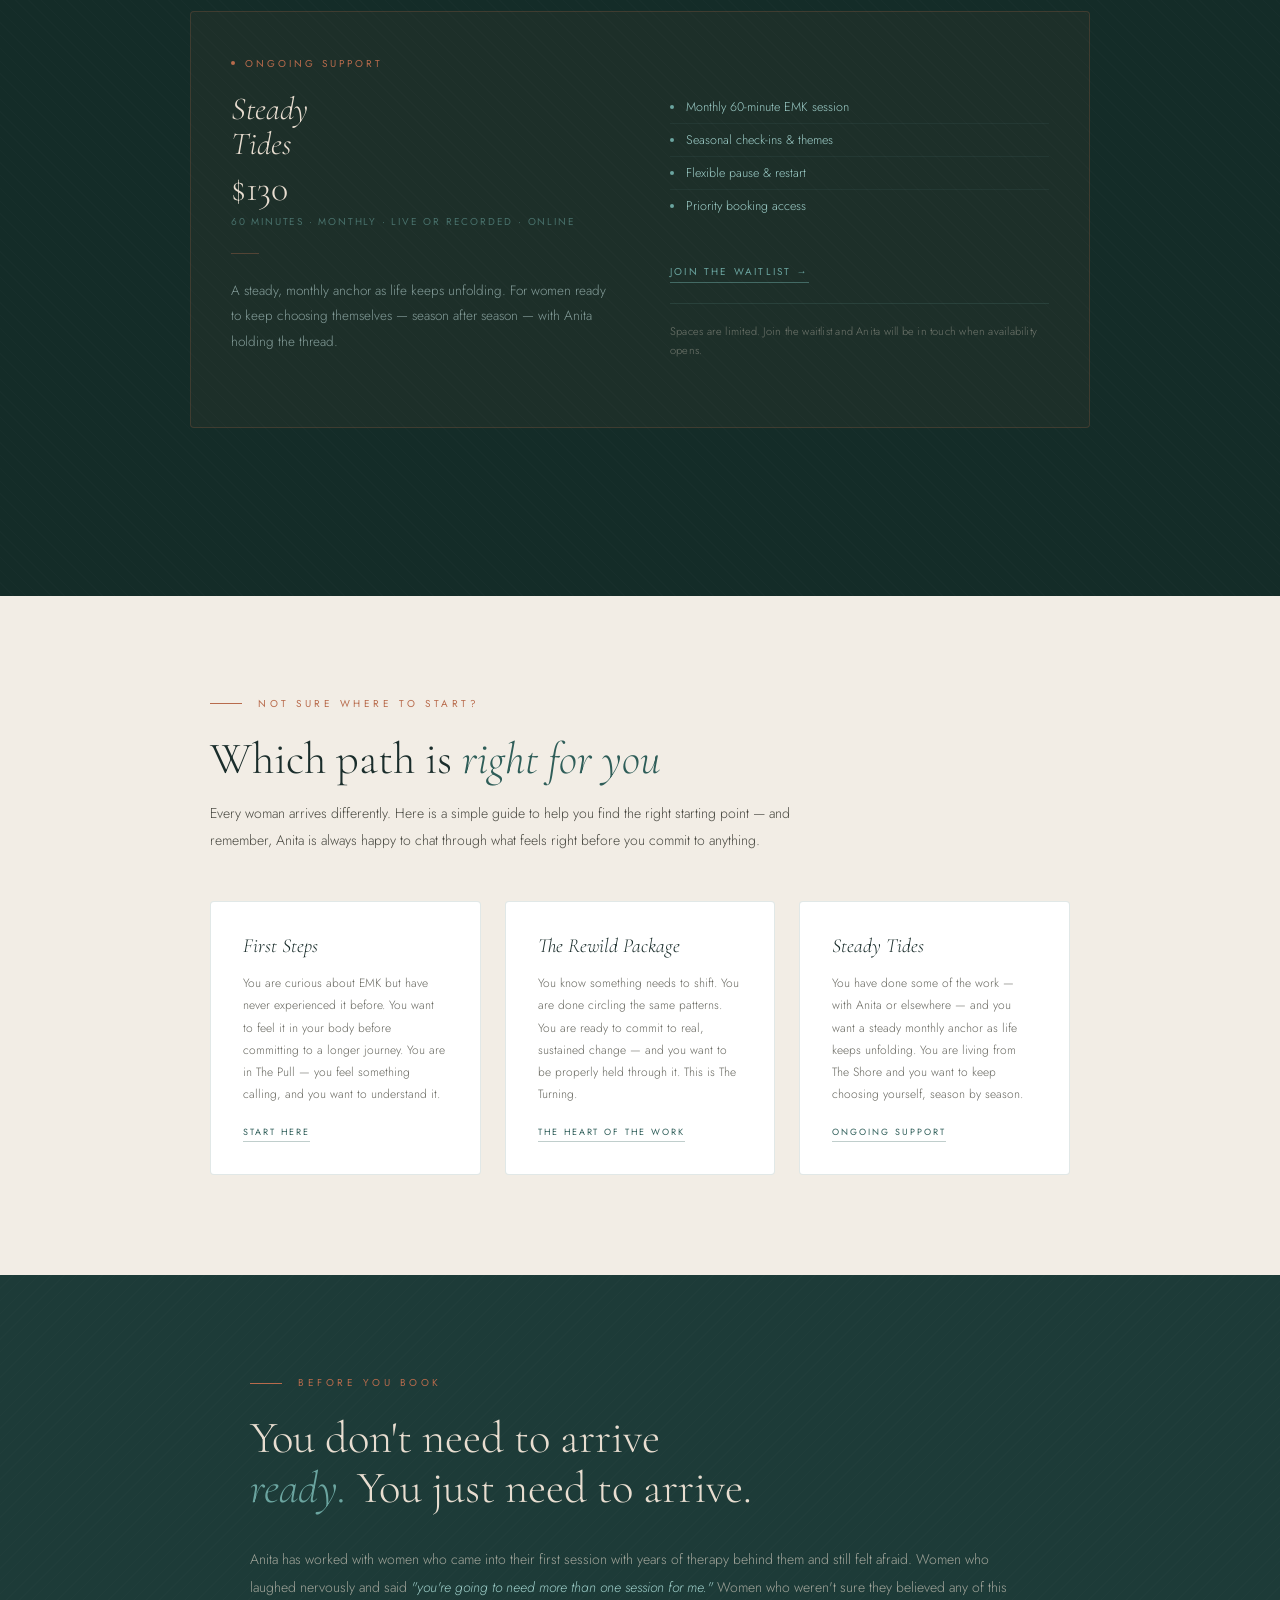
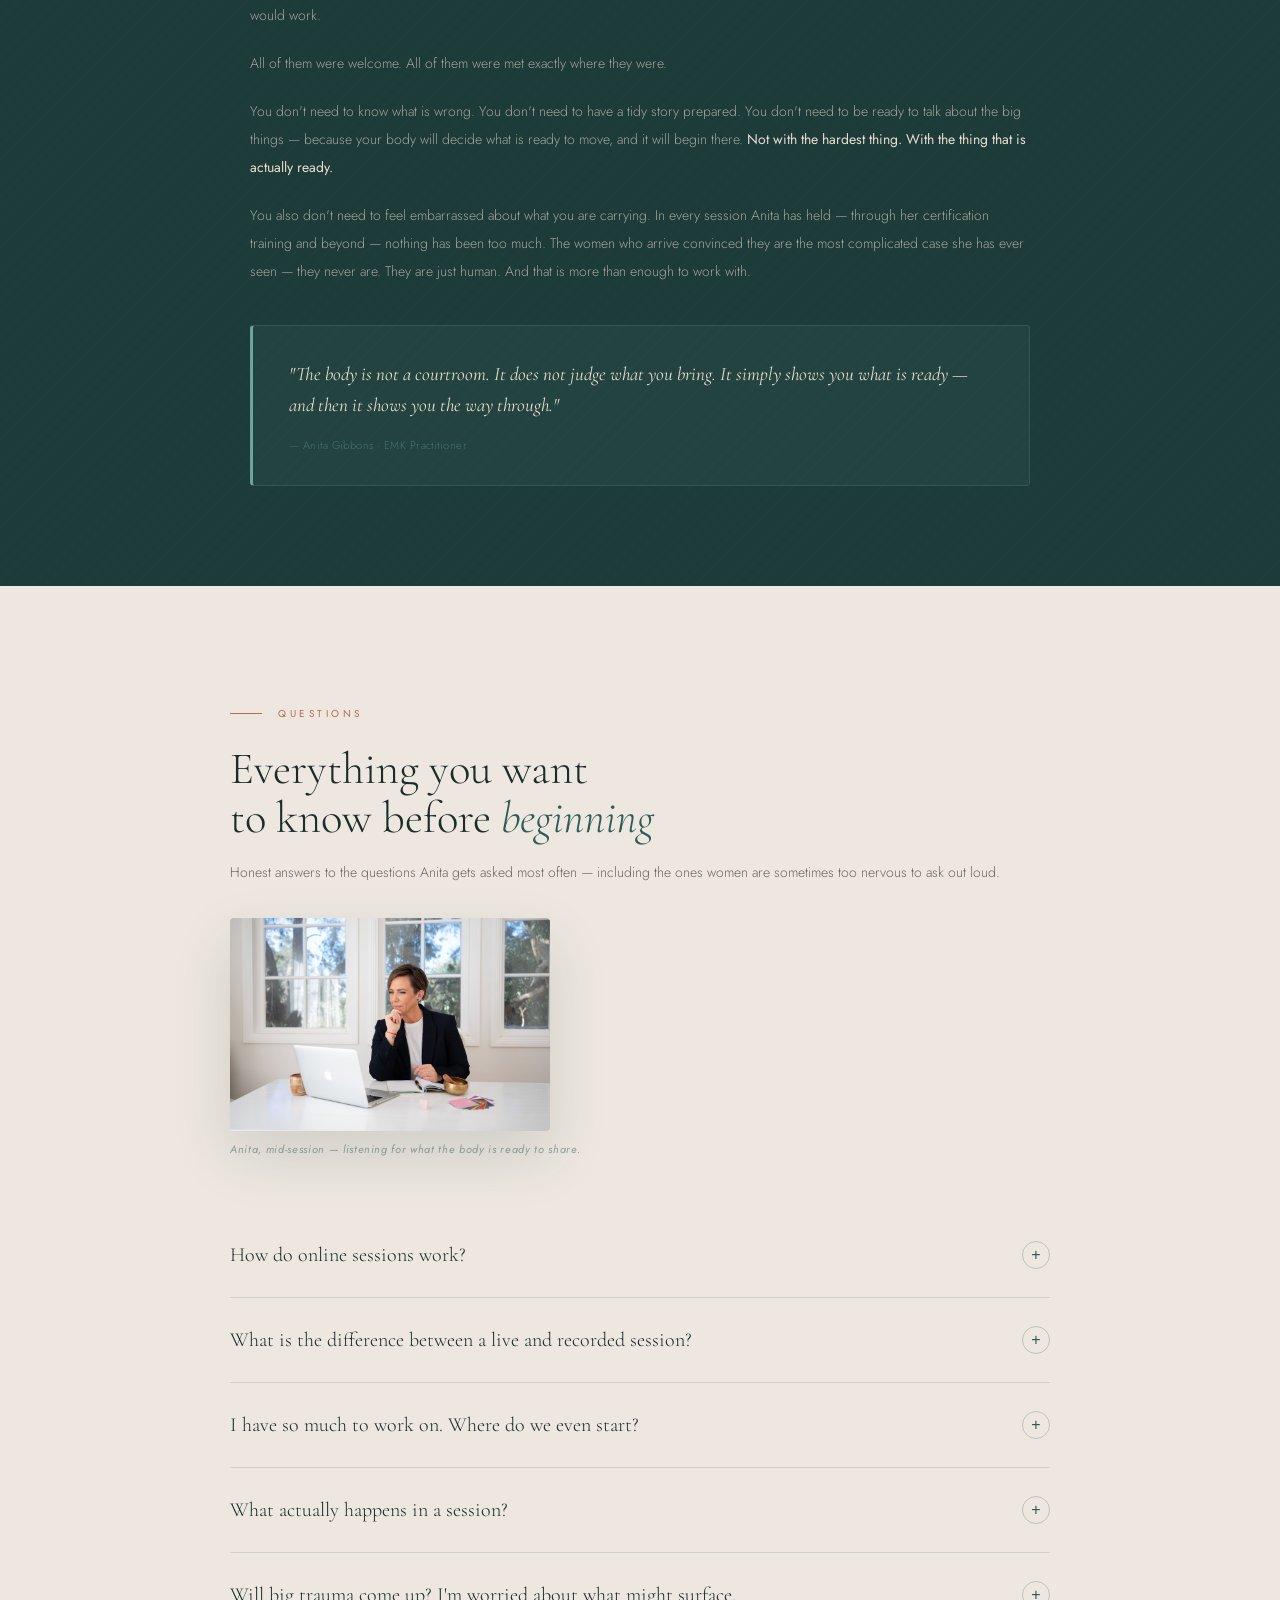
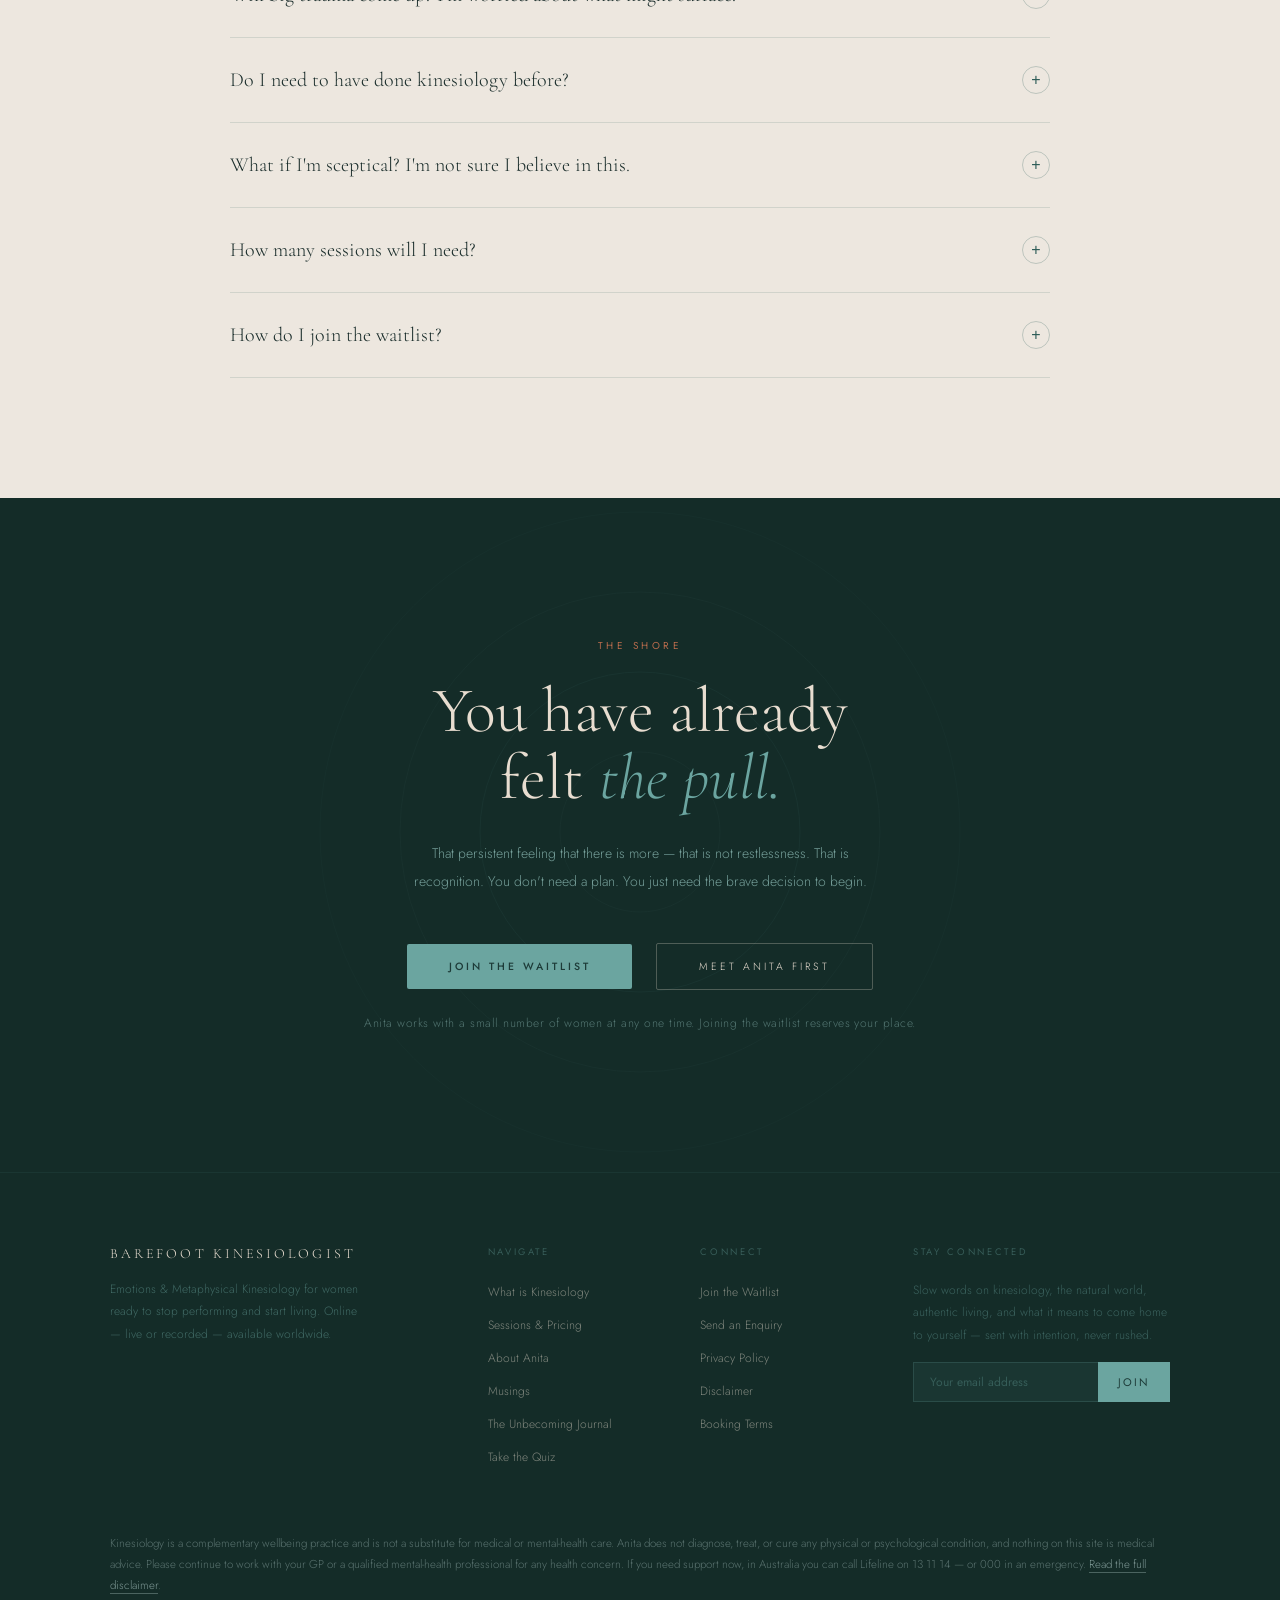
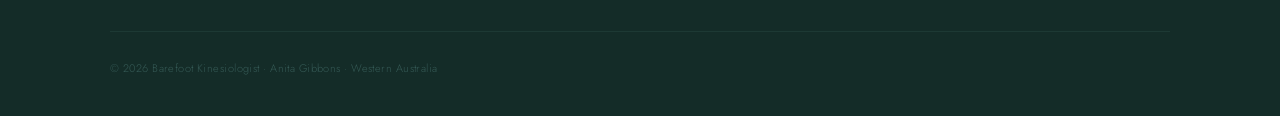
<file: sessions.html>
<!DOCTYPE html>
<html lang="en">
<head>
<!-- Google tag (gtag.js) -->
<script async src="https://www.googletagmanager.com/gtag/js?id=G-PWGFHFN387"></script>
<script>
  window.dataLayer = window.dataLayer || [];
  function gtag(){dataLayer.push(arguments);}
  gtag('js', new Date());

  gtag('config', 'G-PWGFHFN387');
</script>
<meta charset="UTF-8">
<meta name="viewport" content="width=device-width, initial-scale=1.0">
<title>Sessions & Pricing · Barefoot Kinesiologist</title>
<meta name="description" content="Explore EMK session options with Anita Gibbons — First Steps, the Rewild Package, and Steady Tides. 100% online, live or recorded, prices in AUD.">
<link rel="icon" href="favicon.ico">
<link rel="apple-touch-icon" href="apple-touch-icon.png">
<meta property="og:type" content="website">
<meta property="og:site_name" content="Barefoot Kinesiologist">
<meta property="og:title" content="Sessions & Pricing · Barefoot Kinesiologist">
<meta property="og:description" content="Explore EMK session options with Anita Gibbons — First Steps, the Rewild Package, and Steady Tides. 100% online, live or recorded, prices in AUD.">
<meta property="og:image" content="/og-image.jpg">
<meta name="twitter:card" content="summary_large_image">
<link rel="preconnect" href="https://fonts.googleapis.com">
<link href="https://fonts.googleapis.com/css2?family=Cormorant+Garamond:ital,wght@0,300;0,400;0,500;1,300;1,400;1,500&family=Jost:wght@200;300;400;500&display=swap" rel="stylesheet">
<style>
*,*::before,*::after{margin:0;padding:0;box-sizing:border-box;}
html{scroll-behavior:smooth;}
:root{
  --bone:#E8DDD0;--sand:#D4B896;
  --terra:#B86B4C;--terra-l:#C8856A;
  --glass:#6BA5A0;--glass-l:#9DCDC8;--glass-d:#4A8580;
  --weed:#2E5D58;--dark:#1D3B38;--darker:#142C28;
  --cream:#F2EDE5;--cream2:#EDE7DF;
  --serif:'Cormorant Garamond',Georgia,serif;
  --sans:'Jost',sans-serif;
}
body{font-family:var(--sans);background:var(--dark);color:var(--bone);overflow-x:hidden;}
a{cursor:pointer;text-decoration:none;}

/* === NAV === */
nav{
  position:fixed;top:0;left:0;right:0;z-index:200;
  padding:26px 64px;display:flex;justify-content:space-between;align-items:center;
  transition:background .45s,padding .35s,border-color .4s;
  border-bottom:0.5px solid transparent;
}
nav.scrolled{
  background:rgba(20,44,40,0.96);backdrop-filter:blur(16px);
  padding:16px 64px;border-color:rgba(107,165,160,0.14);
}
.nav-logo{
  font-family:var(--serif);font-size:15px;font-weight:300;
  letter-spacing:.22em;text-transform:uppercase;color:var(--bone);
}
.nav-links{display:flex;gap:38px;list-style:none;align-items:center;}
.nav-links a{
  font-size:10.5px;letter-spacing:.22em;text-transform:uppercase;
  color:rgba(157,205,200,.75);transition:color .3s;
}
.nav-links a:hover{color:var(--bone);}
.nav-cta{
  padding:9px 22px !important;
  border:0.5px solid rgba(107,165,160,.4) !important;
  border-radius:2px;color:var(--bone) !important;
  transition:background .3s,border-color .3s !important;
}
.nav-cta:hover{background:rgba(107,165,160,.12) !important;border-color:var(--glass) !important;}

/* === HERO === */
#hero{
  min-height:75vh;background:var(--dark);
  position:relative;padding:200px 64px 0;
}
.page-hero-inner{
  max-width:1120px;margin:0 auto;width:100%;
  display:grid;grid-template-columns:1.1fr 0.9fr;
  gap:56px;align-items:end;position:relative;z-index:2;
  padding-bottom:80px;
}
.page-hero-photo-wrap{
  position:relative;align-self:end;
  display:flex;justify-content:center;
}
.page-hero-photo{
  width:100%;max-width:400px;aspect-ratio:4/3;
  border-radius:6px 6px 0 0;overflow:hidden;
  box-shadow:0 40px 90px rgba(20,44,40,.55);
}
.page-hero-photo img{width:100%;height:100%;object-fit:cover;object-position:42% 30%;}
.hero-grain{
  position:absolute;inset:0;pointer-events:none;
  background-image:repeating-linear-gradient(45deg,rgba(255,255,255,.011) 0,rgba(255,255,255,.011) 1px,transparent 1px,transparent 9px),
    repeating-linear-gradient(-45deg,rgba(0,0,0,.03) 0,rgba(0,0,0,.03) 1px,transparent 1px,transparent 14px);
}
.hero-rings{position:absolute;right:-80px;top:50%;transform:translateY(-50%);pointer-events:none;}
.hero-content{max-width:700px;position:relative;z-index:2;}
.hero-eyebrow{
  display:flex;align-items:center;gap:16px;margin-bottom:28px;
  opacity:0;animation:fadeUp .9s .2s forwards;
}
.hero-eyebrow-line{width:40px;height:0.5px;background:var(--terra);}
.hero-eyebrow span{font-size:10px;letter-spacing:.38em;text-transform:uppercase;color:var(--terra);font-weight:300;}
.hero-headline{
  font-family:var(--serif);font-size:clamp(48px,6vw,78px);font-weight:300;
  line-height:1.0;color:var(--bone);margin-bottom:28px;
  opacity:0;animation:fadeUp .9s .35s forwards;
}
.hero-headline em{font-style:italic;color:var(--glass);}
.hero-sub{
  font-size:14px;font-weight:300;line-height:2;color:rgba(158,184,181,.8);
  max-width:520px;letter-spacing:.025em;
  opacity:0;animation:fadeUp .9s .5s forwards;
}
@keyframes fadeUp{from{opacity:0;transform:translateY(24px)}to{opacity:1;transform:translateY(0)}}
@keyframes fadeIn{from{opacity:0}to{opacity:1}}

/* === SHARED === */
.btn-primary{
  display:inline-block;padding:15px 42px;background:var(--glass);
  color:var(--dark);font-family:var(--sans);font-size:10.5px;
  letter-spacing:.28em;text-transform:uppercase;font-weight:500;
  border-radius:2px;transition:background .3s,transform .2s;
}
.btn-primary:hover{background:var(--glass-l);transform:translateY(-2px);}
.btn-ghost{
  display:inline-block;padding:15px 42px;background:transparent;
  color:var(--bone);font-family:var(--sans);font-size:10.5px;
  letter-spacing:.28em;text-transform:uppercase;font-weight:300;
  border-radius:2px;border:0.5px solid rgba(232,221,208,.28);
  transition:border-color .3s,background .3s;
}
.btn-ghost:hover{border-color:rgba(232,221,208,.55);background:rgba(232,221,208,.04);}
.section-eyebrow{
  font-size:10px;letter-spacing:.35em;text-transform:uppercase;
  color:var(--terra);margin-bottom:24px;
  display:flex;align-items:center;gap:16px;
}
.eyebrow-line{width:32px;height:0.5px;background:var(--terra);}
.section-tag{
  font-size:10px;letter-spacing:.35em;text-transform:uppercase;
  color:var(--terra);margin-bottom:16px;
}
.section-title{
  font-family:var(--serif);font-size:clamp(36px,4vw,52px);
  font-weight:300;color:var(--bone);line-height:1.15;
}
.section-title em{font-style:italic;color:var(--glass);}
.section-subtitle{
  margin-top:16px;font-size:14px;font-weight:300;line-height:1.8;
  color:rgba(158,184,181,.7);max-width:520px;margin-left:auto;margin-right:auto;
}
.section-header{text-align:center;margin-bottom:72px;}

/* === REASSURANCE BAND === */
#reassurance{
  background:var(--weed);padding:80px 64px;
  position:relative;overflow:hidden;
}
#reassurance::after{
  content:'';position:absolute;inset:0;pointer-events:none;
  background-image:repeating-linear-gradient(-45deg,rgba(255,255,255,.013) 0,rgba(255,255,255,.013) 1px,transparent 1px,transparent 10px);
}
.reassurance-inner{
  max-width:820px;margin:0 auto;
  display:grid;grid-template-columns:1fr 1fr;gap:80px;
  align-items:center;position:relative;z-index:1;
}
.reassurance-left{}
.reassurance-tag{
  font-size:10px;letter-spacing:.35em;text-transform:uppercase;
  color:rgba(157,205,200,.55);margin-bottom:20px;
}
.reassurance-h2{
  font-family:var(--serif);font-size:clamp(28px,3vw,40px);
  font-weight:300;color:var(--bone);line-height:1.2;margin-bottom:24px;
}
.reassurance-h2 em{font-style:italic;color:var(--glass-l);}
.reassurance-body{
  font-size:14px;font-weight:300;line-height:1.95;
  color:rgba(232,221,208,.65);margin-bottom:18px;
}
.reassurance-right{}
.reassurance-card{
  background:rgba(255,255,255,.06);border:0.5px solid rgba(157,205,200,.2);
  border-radius:4px;padding:36px;
}
.reassurance-card-eyebrow{
  font-size:9px;letter-spacing:.3em;text-transform:uppercase;
  color:var(--terra);margin-bottom:16px;
}
.reassurance-card-quote{
  font-family:var(--serif);font-size:19px;font-style:italic;
  font-weight:300;color:var(--bone);line-height:1.65;margin-bottom:20px;
}
.reassurance-card-attr{
  font-size:11px;font-weight:300;color:rgba(157,205,200,.5);
  letter-spacing:.04em;
}

/* === SESSIONS GRID === */
#sessions{
  background:var(--darker);padding:120px 64px;
  position:relative;overflow:hidden;
}
#sessions::before{
  content:'';position:absolute;inset:0;pointer-events:none;
  background-image:repeating-linear-gradient(45deg,rgba(255,255,255,.01) 0,rgba(255,255,255,.01) 1px,transparent 1px,transparent 9px);
}
.sessions-grid{
  display:grid;grid-template-columns:repeat(2,1fr);
  gap:24px;max-width:900px;margin:0 auto 48px;position:relative;z-index:1;
}
.session-card{
  background:rgba(255,255,255,.028);
  border:0.5px solid rgba(107,165,160,.18);
  border-radius:4px;padding:44px 40px;
  transition:background .35s,border-color .35s,transform .35s;
}
.session-card:hover{
  background:rgba(107,165,160,.07);
  border-color:rgba(107,165,160,.38);
  transform:translateY(-4px);
}
.session-card.featured{
  background:rgba(107,165,160,.1);
  border-color:rgba(107,165,160,.38);
  grid-column:1/-1;
}
.session-card.full-width{
  grid-column:1/-1;
  background:rgba(184,107,76,.06);
  border-color:rgba(184,107,76,.22);
}
.session-card.full-width:hover{
  background:rgba(184,107,76,.1);
  border-color:rgba(184,107,76,.38);
}
.featured-badge{
  display:inline-block;padding:4px 14px;
  background:var(--terra);color:var(--cream);
  border-radius:40px;font-size:9.5px;letter-spacing:.18em;
  text-transform:uppercase;margin-bottom:18px;
}
.session-type-row{
  font-size:10px;letter-spacing:.3em;text-transform:uppercase;
  color:var(--terra);margin-bottom:20px;
  display:flex;align-items:center;gap:10px;
}
.s-dot{width:4px;height:4px;border-radius:50%;background:var(--terra);flex-shrink:0;}
.session-name{
  font-family:var(--serif);font-size:32px;font-weight:300;font-style:italic;
  color:var(--bone);line-height:1.1;margin-bottom:6px;
}
.session-subtitle{
  font-family:var(--serif);font-style:italic;
  font-size:13px;color:rgba(107,165,160,.7);margin-bottom:20px;
}
.session-price{
  font-family:var(--serif);font-size:36px;font-weight:300;
  color:var(--bone);letter-spacing:-.01em;margin-bottom:4px;
}
.session-saving{
  display:inline-block;background:rgba(107,165,160,.15);
  color:var(--glass-l);font-size:10px;letter-spacing:.15em;
  text-transform:uppercase;padding:3px 12px;border-radius:40px;
  margin-left:12px;vertical-align:middle;
}
.session-price-note{
  font-size:10px;letter-spacing:.18em;text-transform:uppercase;
  color:rgba(107,165,160,.55);margin-bottom:24px;
}
.session-rule{width:28px;height:0.5px;background:rgba(107,165,160,.35);margin-bottom:24px;}
.session-desc{
  font-size:13.5px;font-weight:300;line-height:1.9;
  color:rgba(158,184,181,.8);margin-bottom:28px;
}
.session-list{list-style:none;margin-bottom:36px;}
.session-list li{
  font-size:12.5px;font-weight:300;color:var(--glass-l);
  padding:7px 0;display:flex;align-items:center;gap:12px;
  border-bottom:0.5px solid rgba(107,165,160,.08);
}
.session-list li:last-child{border-bottom:none;}
.session-list li::before{
  content:'';width:4px;height:4px;border-radius:50%;
  background:var(--glass);flex-shrink:0;
}
.session-link{
  display:inline-block;font-size:10px;letter-spacing:.22em;
  text-transform:uppercase;color:var(--glass);
  border-bottom:0.5px solid rgba(107,165,160,.5);padding-bottom:3px;
  transition:color .3s,border-color .3s;
}
.session-link:hover{color:var(--glass-l);border-color:var(--glass-l);}
.session-card.featured .session-link{
  display:inline-block;padding:14px 36px;
  background:var(--glass);color:var(--dark);
  border:none;border-radius:2px;font-weight:500;
  transition:background .3s,transform .2s;
}
.session-card.featured .session-link:hover{background:var(--glass-l);transform:translateY(-2px);}
.waitlist-note{
  margin-top:20px;padding-top:18px;
  border-top:0.5px solid rgba(107,165,160,.15);
  font-size:11px;font-weight:300;line-height:1.75;
  color:rgba(232,221,208,.42);letter-spacing:.02em;
}
.session-card.featured .waitlist-note{color:rgba(232,221,208,.55);}
.featured-inner{
  display:grid;grid-template-columns:1.2fr 1fr;gap:60px;align-items:start;
}

/* === WHICH PACKAGE === */
#which{
  background:var(--cream);padding:100px 64px;
}
.which-inner{max-width:860px;margin:0 auto;}
.which-h2{
  font-family:var(--serif);font-size:clamp(32px,3.5vw,46px);
  font-weight:300;color:#1A2D2B;line-height:1.1;margin-bottom:16px;
}
.which-h2 em{font-style:italic;color:var(--weed);}
.which-intro{
  font-size:14px;font-weight:300;line-height:1.9;
  color:#484840;margin-bottom:48px;max-width:580px;
}
.which-grid{display:grid;grid-template-columns:repeat(3,1fr);gap:24px;}
.which-card{
  padding:32px;border:0.5px solid rgba(46,93,88,.14);
  border-radius:4px;background:#fff;
}
.which-card-name{
  font-family:var(--serif);font-size:20px;font-style:italic;
  font-weight:300;color:#1A2D2B;margin-bottom:14px;
}
.which-card-for{
  font-size:12px;font-weight:300;line-height:1.85;
  color:#686860;
}
.which-card-tag{
  display:inline-block;margin-top:20px;
  font-size:9px;letter-spacing:.22em;text-transform:uppercase;
  color:var(--weed);border-bottom:0.5px solid rgba(46,93,88,.3);
  padding-bottom:3px;
}

/* === BEFORE YOU BOOK === */
#before{
  background:var(--dark);padding:100px 64px;
  position:relative;overflow:hidden;
}
#before::before{
  content:'';position:absolute;inset:0;pointer-events:none;
  background-image:repeating-linear-gradient(135deg,rgba(255,255,255,.01) 0,rgba(255,255,255,.01) 1px,transparent 1px,transparent 9px);
}
.before-inner{
  max-width:780px;margin:0 auto;
  position:relative;z-index:1;
}
.before-h2{
  font-family:var(--serif);font-size:clamp(32px,3.5vw,46px);
  font-weight:300;color:var(--bone);line-height:1.1;margin-bottom:32px;
}
.before-h2 em{font-style:italic;color:var(--glass);}
.before-body{
  font-size:14px;font-weight:300;line-height:2;
  color:rgba(232,221,208,.65);margin-bottom:20px;
}
.before-body em{font-style:italic;color:var(--glass-l);}
.before-body strong{font-weight:400;color:var(--bone);}
.before-highlight{
  margin-top:40px;padding:32px 36px;
  background:rgba(107,165,160,.08);
  border:0.5px solid rgba(107,165,160,.2);
  border-radius:4px;border-left:3px solid var(--glass);
}
.before-highlight-quote{
  font-family:var(--serif);font-style:italic;font-size:19px;
  color:var(--bone);line-height:1.65;margin-bottom:16px;
}
.before-highlight-attr{
  font-size:11px;font-weight:300;color:rgba(107,165,160,.5);
  letter-spacing:.04em;
}

/* === FAQ === */
#faq{
  background:var(--cream2);padding:120px 64px;
}
.faq-inner{max-width:820px;margin:0 auto;}
.faq-header{margin-bottom:56px;}
.faq-h2{
  font-family:var(--serif);font-size:clamp(32px,3.5vw,46px);
  font-weight:300;color:#1A2D2B;line-height:1.1;margin-bottom:16px;
}
.faq-h2 em{font-style:italic;color:var(--weed);}
.faq-intro{
  font-size:14px;font-weight:300;line-height:1.9;color:#686860;
}
.faq-photo{
  margin:32px 0 8px;border-radius:4px;overflow:hidden;
  max-width:320px;box-shadow:0 24px 60px rgba(29,59,56,.14);
}
.faq-photo img{width:100%;display:block;}
.faq-photo-caption{
  font-size:11px;letter-spacing:.06em;color:rgba(46,93,88,.5);
  margin-top:10px;font-style:italic;
}
.faq-item{
  border-bottom:0.5px solid rgba(46,93,88,.15);
  overflow:hidden;
}
.faq-question{
  width:100%;background:none;border:none;cursor:pointer;
  display:flex;justify-content:space-between;align-items:center;
  padding:28px 0;gap:24px;text-align:left;
}
.faq-q-text{
  font-family:var(--serif);font-size:20px;font-weight:300;
  color:#1A2D2B;line-height:1.3;
}
.faq-icon{
  width:28px;height:28px;border-radius:50%;
  border:0.5px solid rgba(46,93,88,.25);
  display:flex;align-items:center;justify-content:center;
  flex-shrink:0;transition:background .3s,border-color .3s;
  font-size:16px;color:var(--weed);
}
.faq-item.open .faq-icon{
  background:var(--weed);border-color:var(--weed);color:#fff;
}
.faq-answer{
  max-height:0;overflow:hidden;
  transition:max-height .5s ease,padding .4s ease;
  padding:0;
}
.faq-item.open .faq-answer{
  max-height:600px;padding-bottom:28px;
}
.faq-answer p{
  font-size:13.5px;font-weight:300;line-height:1.95;
  color:#484840;margin-bottom:14px;
}
.faq-answer p:last-child{margin-bottom:0;}
.faq-answer em{font-style:italic;color:var(--weed);}
.faq-answer strong{font-weight:400;color:#1A2D2B;}

/* === CTA === */
#cta{
  background:var(--darker);padding:140px 64px;
  text-align:center;position:relative;overflow:hidden;
}
.cta-rings{
  position:absolute;top:50%;left:50%;transform:translate(-50%,-50%);
  pointer-events:none;
}
.cta-inner{position:relative;z-index:1;}
.cta-tag{
  font-size:10px;letter-spacing:.35em;text-transform:uppercase;
  color:var(--terra);margin-bottom:24px;
}
.cta-headline{
  font-family:var(--serif);font-size:clamp(38px,5vw,66px);
  font-weight:300;color:var(--bone);line-height:1.05;margin-bottom:28px;
}
.cta-headline em{font-style:italic;color:var(--glass);}
.cta-sub{
  font-size:14px;font-weight:300;line-height:2;
  color:rgba(157,205,200,.7);max-width:480px;margin:0 auto 48px;
}
.cta-buttons{display:flex;align-items:center;justify-content:center;gap:24px;}
.cta-waitlist{
  margin-top:24px;font-size:12px;font-weight:300;
  color:rgba(157,205,200,.45);letter-spacing:.04em;
}

/* === FOOTER === */
footer{background:var(--darker);padding:72px 64px 40px;border-top:0.5px solid rgba(107,165,160,.08);}
.footer-grid{
  display:grid;grid-template-columns:2fr 1fr 1fr 1fr;
  gap:48px;max-width:1060px;margin:0 auto 56px;
}
.footer-brand-logo{
  font-family:var(--serif);font-size:14px;font-weight:300;
  letter-spacing:.22em;text-transform:uppercase;color:var(--bone);
  display:block;margin-bottom:16px;
}
.footer-tagline{
  font-size:12px;font-weight:300;line-height:1.85;
  color:rgba(107,165,160,.5);max-width:260px;
}
.footer-col-head{
  font-size:9.5px;letter-spacing:.28em;text-transform:uppercase;
  color:rgba(107,165,160,.4);margin-bottom:20px;
}
.footer-list{list-style:none;}
.footer-list li{margin-bottom:10px;}
.footer-list a{
  font-size:12px;font-weight:300;color:rgba(232,221,208,.5);
  transition:color .3s;
}
.footer-list a:hover{color:var(--bone);}
.footer-newsletter-note{
  font-size:12px;font-weight:300;line-height:1.85;
  color:rgba(107,165,160,.45);margin-bottom:16px;
}
.nl-row{display:flex;gap:0;}
.nl-row input{
  flex:1;background:rgba(107,165,160,.08);border:0.5px solid rgba(107,165,160,.2);
  border-right:none;padding:10px 16px;color:var(--bone);
  font-family:var(--sans);font-size:12px;outline:none;
}
.nl-row input::placeholder{color:rgba(107,165,160,.35);}
.nl-row button{
  background:var(--glass);color:var(--dark);border:none;
  padding:10px 20px;font-family:var(--sans);font-size:11px;
  letter-spacing:.18em;text-transform:uppercase;cursor:pointer;
  transition:background .3s;
}
.nl-row button:hover{background:var(--glass-l);}
.footer-bottom{
  max-width:1060px;margin:0 auto;
  border-top:0.5px solid rgba(107,165,160,.1);
  padding-top:28px;display:flex;justify-content:space-between;align-items:center;
}
.footer-copy{font-size:11px;font-weight:300;color:rgba(107,165,160,.38);letter-spacing:.04em;}
.footer-socials{display:flex;gap:22px;}
.soc-link{
  font-size:10px;letter-spacing:.2em;text-transform:uppercase;
  color:rgba(107,165,160,.42);transition:color .3s;
}
.soc-link:hover{color:var(--glass-l);}

/* REVEAL */
.reveal{opacity:0;transform:translateY(30px);transition:opacity .75s ease,transform .75s ease;}
.reveal.on{opacity:1;transform:translateY(0);}
.reveal-l{opacity:0;transform:translateX(-30px);transition:opacity .75s ease,transform .75s ease;}
.reveal-l.on{opacity:1;transform:translateX(0);}
.reveal-r{opacity:0;transform:translateX(30px);transition:opacity .75s ease,transform .75s ease;}
.reveal-r.on{opacity:1;transform:translateX(0);}
.d1{transition-delay:.1s;}.d2{transition-delay:.2s;}.d3{transition-delay:.3s;}.d4{transition-delay:.4s;}

/* === WAITLIST MODAL === */
.wl-backdrop{position:fixed;inset:0;z-index:9000;background:rgba(14,28,26,0.85);backdrop-filter:blur(8px);display:flex;align-items:center;justify-content:center;padding:24px;opacity:0;pointer-events:none;transition:opacity .35s;}
.wl-backdrop.open{opacity:1;pointer-events:all;}
.wl-modal{background:var(--dark);width:100%;max-width:520px;border-radius:4px;border:0.5px solid rgba(107,165,160,.22);position:relative;overflow:hidden;transform:translateY(32px) scale(0.97);transition:transform .42s cubic-bezier(.22,1,.36,1);}
.wl-backdrop.open .wl-modal{transform:translateY(0) scale(1);}
.wl-accent{height:2px;background:linear-gradient(90deg,var(--terra) 0%,var(--glass) 100%);}
.wl-close{position:absolute;top:16px;right:18px;background:none;border:none;cursor:pointer;color:rgba(107,165,160,.38);font-size:18px;line-height:1;transition:color .2s;padding:6px;}
.wl-close:hover{color:rgba(107,165,160,.75);}
.wl-body{padding:42px 46px 46px;}
.wl-eyebrow{font-size:9.5px;letter-spacing:.38em;text-transform:uppercase;color:var(--terra);margin-bottom:14px;display:flex;align-items:center;gap:14px;}
.wl-eyebrow-line{width:28px;height:0.5px;background:var(--terra);}
.wl-title{font-family:var(--serif);font-size:38px;font-weight:300;font-style:italic;color:var(--bone);line-height:1.08;margin-bottom:10px;}
.wl-sub{font-size:13px;font-weight:300;line-height:1.85;color:rgba(157,205,200,.6);margin-bottom:30px;}
.wl-session-label{display:block;font-size:9.5px;letter-spacing:.22em;text-transform:uppercase;color:rgba(157,205,200,.45);margin-bottom:10px;}
.wl-pills{display:flex;flex-wrap:wrap;gap:8px;margin-bottom:28px;}
.wl-pill{padding:9px 16px;border-radius:2px;cursor:pointer;font-family:var(--sans);font-size:10.5px;font-weight:300;letter-spacing:.12em;text-transform:uppercase;border:0.5px solid rgba(107,165,160,.26);color:rgba(157,205,200,.6);background:transparent;transition:all .2s;}
.wl-pill:hover{border-color:var(--glass);color:var(--glass-l);}
.wl-pill.active{background:rgba(107,165,160,.13);border-color:var(--glass);color:var(--glass-l);}
.wl-row{margin-bottom:15px;}
.wl-row label{display:block;font-size:9.5px;letter-spacing:.2em;text-transform:uppercase;color:rgba(157,205,200,.45);margin-bottom:8px;}
.wl-row input,.wl-row textarea{width:100%;padding:13px 16px;background:rgba(255,255,255,.04);border:0.5px solid rgba(107,165,160,.24);border-radius:2px;color:var(--bone);font-family:var(--sans);font-size:13px;font-weight:300;outline:none;transition:border-color .25s;resize:none;}
.wl-row input::placeholder,.wl-row textarea::placeholder{color:rgba(107,165,160,.28);}
.wl-row input:focus,.wl-row textarea:focus{border-color:rgba(107,165,160,.55);}
.wl-row input.wl-error{border-color:rgba(184,107,76,.65);}
.wl-submit{width:100%;margin-top:10px;padding:16px;background:var(--terra);border:none;border-radius:2px;color:var(--cream);font-family:var(--sans);font-size:10.5px;letter-spacing:.28em;text-transform:uppercase;font-weight:500;cursor:pointer;transition:background .3s,transform .2s;}
.wl-submit:hover{background:var(--terra-l);transform:translateY(-2px);}
.wl-note{font-size:11px;font-weight:300;color:rgba(107,165,160,.35);margin-top:14px;text-align:center;line-height:1.65;}
.wl-success{display:none;text-align:center;padding:64px 46px;}
.wl-success.show{display:block;}
.wl-success-ring{width:52px;height:52px;border-radius:50%;border:0.5px solid rgba(107,165,160,.38);display:flex;align-items:center;justify-content:center;margin:0 auto 26px;color:var(--glass);font-size:22px;}
.wl-success-title{font-family:var(--serif);font-size:34px;font-weight:300;font-style:italic;color:var(--bone);margin-bottom:12px;}
.wl-success-body{font-size:13px;font-weight:300;line-height:1.85;color:rgba(157,205,200,.6);max-width:320px;margin:0 auto 34px;}
</style>
<link rel="stylesheet" href="mobile.css">
</head>
<body>

<!-- MOBILE MENU -->
<div class="nav-mobile-menu" id="navMobileMenu" style="display:none;">
  <button class="nav-mobile-close" id="navMobileClose" aria-label="Close menu">&#x2715;</button>
  <ul>
      <li><a href="kinesiology.html">Kinesiology</a></li>
      <li><a href="sessions.html">Sessions</a></li>
      <li><a href="about.html">Anita</a></li>
      <li><a href="musings.html">Musings</a></li>
      <li><a href="quiz.html">Quiz</a></li>
    <li><a href="#" onclick="openWaitlist('');return false;" class="nav-mobile-cta">Join the Waitlist</a></li>
  </ul>
</div>

<!-- NAV -->
<nav id="main-nav">
  <a href="index.html" class="nav-logo">Barefoot Kinesiologist</a>
  <ul class="nav-links">
    <li><a href="kinesiology.html">Kinesiology</a></li>
    <li><a href="sessions.html" style="color:var(--bone);">Sessions</a></li>
    <li><a href="about.html">Anita</a></li>
    <li><a href="musings.html">Musings</a></li>
    <li><a href="quiz.html">Quiz</a></li>
    <li><a href="#" class="nav-cta" onclick="openWaitlist('');return false;">Join the Waitlist</a></li>
  </ul>
  <button class="nav-hamburger" id="navHamburger" aria-label="Open menu"><span></span><span></span><span></span></button>
</nav>

<!-- HERO -->
<section id="hero">
  <div class="hero-grain"></div>
  <div class="hero-rings">
    <svg aria-hidden="true" width="500" height="500" viewBox="0 0 500 500" fill="none">
      <circle cx="250" cy="250" r="230" stroke="rgba(107,165,160,0.07)" stroke-width="0.5"/>
      <circle cx="250" cy="250" r="170" stroke="rgba(107,165,160,0.1)" stroke-width="0.5"/>
      <circle cx="250" cy="250" r="110" stroke="rgba(107,165,160,0.14)" stroke-width="0.5"/>
      <circle cx="250" cy="250" r="50" stroke="rgba(107,165,160,0.12)" stroke-width="0.5"/>
      <circle cx="250" cy="250" r="4" fill="rgba(107,165,160,0.3)"/>
    </svg>
  </div>
  <div class="page-hero-inner">
    <div class="hero-content">
      <div class="hero-eyebrow">
        <div class="hero-eyebrow-line"></div>
        <span>Sessions · Choose your path</span>
      </div>
      <h1 class="hero-headline">
        The work of coming<br>home to <em>yourself</em>
      </h1>
      <p class="hero-sub">
        All sessions are offered online — live or recorded — wherever you are in the world. You don't need to arrive prepared, rehearsed, or knowing where to start. The body does the navigating.
      </p>
    </div>
    <div class="page-hero-photo-wrap">
      <div class="page-hero-photo">
        <img src="images/anita-session-desk.jpg" alt="Anita Gibbons smiling during an online session, with a singing bowl and crystals on her desk">
      </div>
    </div>
  </div>
</section>

<!-- REASSURANCE BAND -->
<section id="reassurance">
  <div class="reassurance-inner">
    <div class="reassurance-left reveal-l">
      <div class="reassurance-tag">Before we begin</div>
      <h2 class="reassurance-h2">
        "Good luck with me" —<br>she said, <em>half joking.</em>
      </h2>
      <p class="reassurance-body">
        Anita has heard this more times than she can count. The woman who arrives laughing about how much she has to work on. Who is half joking — and half genuinely afraid of what might come up.
      </p>
      <p class="reassurance-body">
        Here is the truth that changes everything: <strong>your body will only ever bring up what you are ready to heal.</strong> Not the biggest thing. Not the most frightening thing. The thing that is actually ready to move, right now, in this moment.
      </p>
      <p class="reassurance-body">
        The body is not only wise. It is kind. In Anita's experience, the work surfaces only what you are ready to hold, and it unfolds at exactly the pace that is right for you — and only you get to set that pace.
      </p>
    </div>
    <div class="reassurance-right reveal-r">
      <div class="reassurance-card">
        <div class="reassurance-card-eyebrow">A real session story</div>
        <p class="reassurance-card-quote">
          "She arrived carrying years of loss, difficult family relationships, and the weight of things she had witnessed growing up. She was braced for the hardest things to surface first.
          <br><br>
          What came up was body image. How she felt in her own skin that week. The way she was doing everything right and still not feeling at home in herself. It was about self-love — and whether she believed she was worthy of it.
          <br><br>
          That was what her body was ready for. Not the avalanche. The thing that was actually ready to move."
        </p>
        <div class="reassurance-card-attr">— Anita, on a client session (shared with permission)</div>
      </div>
    </div>
  </div>
</section>

<!-- SESSIONS -->
<section id="sessions">
  <div class="section-header reveal">
    <div class="section-tag">The offerings</div>
    <h2 class="section-title">Choose your <em>path</em></h2>
    <p class="section-subtitle">All sessions are live or recorded · 100% online · available worldwide. Anita works with a small number of women at any one time — each one held with her full attention.</p>
    <p class="section-subtitle" style="margin-top:14px;font-size:12.5px;opacity:.85;">All prices in AUD. A <em>live</em> session happens with you on Zoom in real time. A <em>recorded</em> session is conducted by Anita on your behalf and sent to you to watch back in your own time — ideal for different time zones or unpredictable schedules.</p>
  </div>

  <div class="sessions-grid">

    <!-- FIRST SESSION -->
    <div class="session-card reveal d1" style="grid-column:1/-1;">
      <div class="session-type-row"><span class="s-dot"></span>First Session</div>
      <h3 class="session-name">First<br>Steps</h3>
      <div class="session-price">$150</div>
      <div class="session-price-note">75 minutes · live or recorded · online</div>
      <div class="session-rule"></div>
      <p class="session-desc">The beginning of the conversation — with Anita, and with yourself. Longer than a standard session to allow space for a full intake, intention setting, and your first experience of what EMK actually feels like in the body.</p>
      <ul class="session-list">
        <li>Full intake & intention setting</li>
        <li>EMK muscle monitoring biofeedback</li>
        <li>Emotional release & rebalancing</li>
        <li>Post-session integration notes</li>
      </ul>
      <a href="#" class="session-link" onclick="openWaitlist('The First Step Session');return false;">Join the waitlist →</a>
      <p class="waitlist-note">Spaces are limited. Join the waitlist and Anita will be in touch when availability opens.</p>
    </div>

    <!-- REWILD PACKAGE - FEATURED -->
    <div class="session-card featured reveal d3">
      <div class="featured-badge">The heart of the work</div>
      <div class="featured-inner">
        <div class="featured-left">
          <div class="session-type-row"><span class="s-dot" style="background:var(--glass-l);"></span>Deep Immersion</div>
          <h3 class="session-name">The Rewild<br>Package</h3>
          <div class="session-subtitle">Your unbecoming, held.</div>
          <div class="session-price">$699 <span class="session-saving">Save $101</span></div>
          <div class="session-price-note">1 × 75 min + 5 × 60 min · 3 months · online</div>
          <div class="session-rule" style="background:rgba(107,165,160,.5);"></div>
          <p class="session-desc">A three-month container for women ready to stop living on autopilot and start choosing themselves. Six sessions that build on each other — shedding what was never yours, returning to what always was.</p>
          <a href="#" class="session-link" onclick="openWaitlist('The Rewild Package');return false;">Join the waitlist</a>
          <p class="waitlist-note">Anita works with a small number of Rewild clients at any one time. Join the waitlist to secure your place when a space opens.</p>
        </div>
        <div class="featured-right">
          <ul class="session-list" style="margin-bottom:0;">
            <li>1 × 75-minute first session</li>
            <li>5 × 60-minute EMK sessions</li>
            <li>Personalised integration practices</li>
            <li>Personalised guided journaling</li>
            <li>Session transcripts</li>
            <li>Full value $800 — save $101</li>
          </ul>
        </div>
      </div>
    </div>

    <!-- STEADY TIDES -->
    <div class="session-card full-width reveal d4">
      <div class="session-type-row"><span class="s-dot" style="background:var(--terra);"></span>Ongoing Support</div>
      <div style="display:grid;grid-template-columns:1fr 1fr;gap:60px;align-items:start;" class="steady-tides-inner">
        <div>
          <h3 class="session-name">Steady<br>Tides</h3>
          <div class="session-price">$130</div>
          <div class="session-price-note">60 minutes · monthly · live or recorded · online</div>
          <div class="session-rule" style="background:rgba(184,107,76,.35);"></div>
          <p class="session-desc">A steady, monthly anchor as life keeps unfolding. For women ready to keep choosing themselves — season after season — with Anita holding the thread.</p>
        </div>
        <div>
          <ul class="session-list">
            <li>Monthly 60-minute EMK session</li>
            <li>Seasonal check-ins & themes</li>
            <li>Flexible pause & restart</li>
            <li>Priority booking access</li>
          </ul>
          <a href="#" class="session-link" onclick="openWaitlist('Steady Tides');return false;">Join the waitlist →</a>
          <p class="waitlist-note">Spaces are limited. Join the waitlist and Anita will be in touch when availability opens.</p>
        </div>
      </div>
    </div>

  </div>
</section>

<!-- WHICH PACKAGE IS RIGHT FOR ME -->
<section id="which">
  <div class="which-inner">
    <div class="section-eyebrow reveal" style="color:var(--terra);">
      <div class="eyebrow-line"></div>
      Not sure where to start?
    </div>
    <h2 class="which-h2 reveal d1">Which path is <em>right for you</em></h2>
    <p class="which-intro reveal d2">Every woman arrives differently. Here is a simple guide to help you find the right starting point — and remember, Anita is always happy to chat through what feels right before you commit to anything.</p>
    <div class="which-grid">
      <div class="which-card reveal d1">
        <div class="which-card-name">First Steps</div>
        <p class="which-card-for">You are curious about EMK but have never experienced it before. You want to feel it in your body before committing to a longer journey. You are in The Pull — you feel something calling, and you want to understand it.</p>
        <span class="which-card-tag">Start here</span>
      </div>
      <div class="which-card reveal d2">
        <div class="which-card-name">The Rewild Package</div>
        <p class="which-card-for">You know something needs to shift. You are done circling the same patterns. You are ready to commit to real, sustained change — and you want to be properly held through it. This is The Turning.</p>
        <span class="which-card-tag">The heart of the work</span>
      </div>
      <div class="which-card reveal d3">
        <div class="which-card-name">Steady Tides</div>
        <p class="which-card-for">You have done some of the work — with Anita or elsewhere — and you want a steady monthly anchor as life keeps unfolding. You are living from The Shore and you want to keep choosing yourself, season by season.</p>
        <span class="which-card-tag">Ongoing support</span>
      </div>
    </div>
  </div>
</section>

<!-- BEFORE YOU BOOK -->
<section id="before">
  <div class="before-inner">
    <div class="section-eyebrow reveal" style="color:var(--terra);">
      <div class="eyebrow-line"></div>
      Before you book
    </div>
    <h2 class="before-h2 reveal d1">
      You don't need to arrive<br><em>ready.</em> You just need to arrive.
    </h2>
    <p class="before-body reveal d2">
      Anita has worked with women who came into their first session with years of therapy behind them and still felt afraid. Women who laughed nervously and said <em>"you're going to need more than one session for me."</em> Women who weren't sure they believed any of this would work.
    </p>
    <p class="before-body reveal d2">
      All of them were welcome. All of them were met exactly where they were.
    </p>
    <p class="before-body reveal d2">
      You don't need to know what is wrong. You don't need to have a tidy story prepared. You don't need to be ready to talk about the big things — because your body will decide what is ready to move, and it will begin there. <strong>Not with the hardest thing. With the thing that is actually ready.</strong>
    </p>
    <p class="before-body reveal d2">
      You also don't need to feel embarrassed about what you are carrying. In every session Anita has held — through her certification training and beyond — nothing has been too much. The women who arrive convinced they are the most complicated case she has ever seen — they never are. They are just human. And that is more than enough to work with.
    </p>
    <div class="before-highlight reveal d3">
      <p class="before-highlight-quote">
        "The body is not a courtroom. It does not judge what you bring. It simply shows you what is ready — and then it shows you the way through."
      </p>
      <div class="before-highlight-attr">— Anita Gibbons · EMK Practitioner</div>
    </div>
  </div>
</section>

<!-- FAQ -->
<section id="faq">
  <div class="faq-inner">
    <div class="faq-header reveal">
      <div class="section-eyebrow" style="color:var(--terra);">
        <div class="eyebrow-line"></div>
        Questions
      </div>
      <h2 class="faq-h2">Everything you want<br>to know before <em>beginning</em></h2>
      <p class="faq-intro">Honest answers to the questions Anita gets asked most often — including the ones women are sometimes too nervous to ask out loud.</p>
      <div class="faq-photo">
        <img src="images/anita-session-thoughtful.jpg" alt="Anita Gibbons listening thoughtfully during an online session at her desk">
      </div>
      <p class="faq-photo-caption">Anita, mid-session — listening for what the body is ready to share.</p>
    </div>

    <div class="faq-item reveal d1">
      <button class="faq-question" onclick="toggleFaq(this)">
        <span class="faq-q-text">How do online sessions work?</span>
        <span class="faq-icon">+</span>
      </button>
      <div class="faq-answer">
        <p>All sessions take place via Zoom or a similar video platform — live or recorded, depending on what works best for you. You will need a quiet space where you feel comfortable and won't be disturbed.</p>
        <p>Within kinesiology, EMK is understood to work through the body's energy systems rather than physical touch, so distance is not a barrier to the practice. Anita uses surrogate muscle testing — a long-established approach in kinesiology — using her own body to tune into yours. In her experience, and in the experience of the women she works with, online sessions feel every bit as clear and meaningful as being in the same room.</p>
        <p>Before your session Anita will send you everything you need to know so you can arrive feeling settled and prepared.</p>
      </div>
    </div>

    <div class="faq-item reveal d2">
      <button class="faq-question" onclick="toggleFaq(this)">
        <span class="faq-q-text">What is the difference between a live and recorded session?</span>
        <span class="faq-icon">+</span>
      </button>
      <div class="faq-answer">
        <p>A live session takes place in real time via video call — you and Anita are present together, and you can ask questions, share what you are experiencing, and have a conversation about what comes up.</p>
        <p>A recorded session is conducted by Anita on your behalf and recorded so you can watch it back in your own time. This option suits women in different time zones, those with unpredictable schedules, or anyone who finds it easier to receive the session privately rather than live.</p>
        <p>Both are equally effective. The right choice is simply the one that works best for your life.</p>
      </div>
    </div>

    <div class="faq-item reveal d3">
      <button class="faq-question" onclick="toggleFaq(this)">
        <span class="faq-q-text">I have so much to work on. Where do we even start?</span>
        <span class="faq-icon">+</span>
      </button>
      <div class="faq-answer">
        <p>This is the most common thing Anita hears — usually said half laughing, half genuinely worried. And it is one of the most important things to understand before your first session: <em>you do not get to choose where we start. Your body does.</em></p>
        <p>The body's intelligence is extraordinary. It will not bring up something you are not ready to handle. It works on what is actually ready to move — and that is not always what you expect.</p>
        <p>One client arrived carrying years of loss, difficult family relationships, and things she had witnessed growing up. She was braced for the hardest things to surface. What came up was body image — how she felt in her skin that particular week, the way she was doing all the right things but not feeling at home in herself. It was about self-love and whether she believed she was worthy of it. That was what was ready. The body knew.</p>
        <p>Come with everything. Arrive with nothing prepared. The body will take it from there.</p>
      </div>
    </div>

    <div class="faq-item reveal d1">
      <button class="faq-question" onclick="toggleFaq(this)">
        <span class="faq-q-text">What actually happens in a session?</span>
        <span class="faq-icon">+</span>
      </button>
      <div class="faq-answer">
        <p>Each session begins with a conversation. Anita will ask what is present for you right now — what you are carrying, what you would like to work on, what feels most alive or most stuck. You don't need to have an answer. Even "I don't know, I just knew I needed this" is a perfect starting point.</p>
        <p>From there, Anita uses muscle monitoring as a biofeedback tool — a way of asking your body directly what it needs and what it is holding. Emotions, beliefs, and patterns that are ready to shift rise to the surface and are released and rebalanced.</p>
        <p>Sessions close with Anita bringing your energy back to the present and discussing any integration practices — simple things to support what has been opened — before you go.</p>
        <p>Most women describe feeling lighter, clearer, or more settled after a session. Some feel emotional. Some feel surprisingly calm. There is no right way to feel — the body responds in whatever way is right for it.</p>
      </div>
    </div>

    <div class="faq-item reveal d2">
      <button class="faq-question" onclick="toggleFaq(this)">
        <span class="faq-q-text">Will big trauma come up? I'm worried about what might surface.</span>
        <span class="faq-icon">+</span>
      </button>
      <div class="faq-answer">
        <p>This is the fear underneath almost every "good luck with me" — and it is completely understandable.</p>
        <p>The answer is: your body will only bring up what you are ready to heal. It will not ambush you with something you cannot hold. If you are carrying deep trauma, it does not surface before you are ready for it. The body is wise about this. It works in layers, in its own order, at its own pace.</p>
        <p>EMK is not about forcing anything to the surface. It is about listening to what is already trying to move — and supporting it with care, in a container that feels safe.</p>
        <p>You are always in control of the pace. Nothing happens without your body's own readiness.</p>
      </div>
    </div>

    <div class="faq-item reveal d3">
      <button class="faq-question" onclick="toggleFaq(this)">
        <span class="faq-q-text">Do I need to have done kinesiology before?</span>
        <span class="faq-icon">+</span>
      </button>
      <div class="faq-answer">
        <p>Not at all. Most women who come to Anita have never experienced kinesiology before. First Steps is designed specifically for this — it gives you more time, a full explanation of how EMK works, and space to settle before anything begins.</p>
        <p>All you need to bring is an open mind and a willingness to be honest. Everything else Anita provides.</p>
      </div>
    </div>

    <div class="faq-item reveal d1">
      <button class="faq-question" onclick="toggleFaq(this)">
        <span class="faq-q-text">What if I'm sceptical? I'm not sure I believe in this.</span>
        <span class="faq-icon">+</span>
      </button>
      <div class="faq-answer">
        <p>Scepticism is welcome. It does not interfere with the work — in fact, some of the most profound shifts Anita has witnessed have happened with women who came in convinced nothing would happen.</p>
        <p>EMK works through the body's energy systems, not through belief. You don't need to believe in it for it to work any more than you need to believe in gravity for it to affect you.</p>
        <p>If you are curious enough to be reading this page, that is enough to begin.</p>
      </div>
    </div>

    <div class="faq-item reveal d2">
      <button class="faq-question" onclick="toggleFaq(this)">
        <span class="faq-q-text">How many sessions will I need?</span>
        <span class="faq-icon">+</span>
      </button>
      <div class="faq-answer">
        <p>This varies for every woman and depends on what you are working through, how long patterns have been in place, and how your body integrates the work between sessions.</p>
        <p>Some women feel significant shifts after a single session. Others find that a longer container — like The Rewild Package — allows for deeper, more sustained change as sessions build on each other over time.</p>
        <p>Anita will never push you toward more than you need. After your first session she will share her honest sense of what feels right for where you are.</p>
      </div>
    </div>

    <div class="faq-item reveal d3">
      <button class="faq-question" onclick="toggleFaq(this)">
        <span class="faq-q-text">How do I join the waitlist?</span>
        <span class="faq-icon">+</span>
      </button>
      <div class="faq-answer">
        <p>Simply click any of the waitlist buttons on this page and send Anita a message. Let her know which session or package you are interested in, and a little about where you are right now — even a sentence or two is enough.</p>
        <p>Anita works with a small number of women at any one time so that each client receives her full attention. She will be in touch when a space opens, or to have a conversation if you are not sure which option is right for you.</p>
        <p>There is no pressure and no obligation. The waitlist is simply a way of saying: <em>I am ready when the time is right.</em></p>
      </div>
    </div>

  </div>
</section>

<!-- CTA -->
<section id="cta">
  <div class="cta-rings">
    <svg aria-hidden="true" width="700" height="700" viewBox="0 0 700 700" fill="none">
      <circle cx="350" cy="350" r="320" stroke="rgba(107,165,160,0.06)" stroke-width="0.5"/>
      <circle cx="350" cy="350" r="240" stroke="rgba(107,165,160,0.09)" stroke-width="0.5"/>
      <circle cx="350" cy="350" r="160" stroke="rgba(107,165,160,0.12)" stroke-width="0.5"/>
      <circle cx="350" cy="350" r="80" stroke="rgba(107,165,160,0.09)" stroke-width="0.5"/>
    </svg>
  </div>
  <div class="cta-inner">
    <div class="cta-tag reveal">The shore</div>
    <h2 class="cta-headline reveal d1">
      You have already<br>felt <em>the pull.</em>
    </h2>
    <p class="cta-sub reveal d2">
      That persistent feeling that there is more — that is not restlessness. That is recognition. You don't need a plan. You just need the brave decision to begin.
    </p>
    <div class="cta-buttons reveal d3">
      <a href="#" class="btn-primary" onclick="openWaitlist('');return false;">Join the waitlist</a>
      <a href="about.html" class="btn-ghost">Meet Anita first</a>
    </div>
    <p class="cta-waitlist reveal d4">Anita works with a small number of women at any one time. Joining the waitlist reserves your place.</p>
  </div>
</section>

<!-- FOOTER -->
<footer>
  <div class="footer-grid">
    <div>
      <a href="index.html" class="footer-brand-logo">Barefoot Kinesiologist</a>
      <p class="footer-tagline">Emotions &amp; Metaphysical Kinesiology for women ready to stop performing and start living. Online &mdash; live or recorded &mdash; available worldwide.</p>
    </div>
    <div>
      <div class="footer-col-head">Navigate</div>
      <ul class="footer-list">
        <li><a href="kinesiology.html">What is Kinesiology</a></li>
        <li><a href="sessions.html">Sessions &amp; Pricing</a></li>
        <li><a href="about.html">About Anita</a></li>
        <li><a href="musings.html">Musings</a></li>
        <li><a href="journal-prompts.html">The Unbecoming Journal</a></li>
        <li><a href="quiz.html">Take the Quiz</a></li>
      </ul>
    </div>
    <div>
      <div class="footer-col-head">Connect</div>
      <ul class="footer-list">
        <li><a href="#" onclick="openWaitlist('');return false;">Join the Waitlist</a></li>
        <li><a href="mailto:hello@thebarefootkinesiologist.com" onclick="openEnquiry('');return false;">Send an Enquiry</a></li>
        <li><a href="privacy-policy.html">Privacy Policy</a></li>
        <li><a href="disclaimer.html">Disclaimer</a></li>
        <li><a href="booking-terms.html">Booking Terms</a></li>
      </ul>
    </div>
    <div>
      <div class="footer-col-head">Stay connected</div>
      <p class="footer-newsletter-note">Slow words on kinesiology, the natural world, authentic living, and what it means to come home to yourself &mdash; sent with intention, never rushed.</p>
      <form class="nl-row" name="newsletter" method="POST" data-netlify="true" action="thank-you.html">
        <input type="hidden" name="form-name" value="newsletter">
        <input type="email" name="email" required placeholder="Your email address" aria-label="Email address">
        <button type="submit">Join</button>
      </form>
    </div>
  </div>

  <p class="footer-disclaimer" style="max-width:1060px;margin:0 auto 36px;font-size:11.5px;font-weight:300;line-height:1.8;color:rgba(158,184,181,.5);">
    Kinesiology is a complementary wellbeing practice and is not a substitute for medical or mental-health care. Anita does not diagnose, treat, or cure any physical or psychological condition, and nothing on this site is medical advice. Please continue to work with your GP or a qualified mental-health professional for any health concern. If you need support now, in Australia you can call Lifeline on 13 11 14 &mdash; or 000 in an emergency. <a href="disclaimer.html" style="color:rgba(158,184,181,.75);border-bottom:0.5px solid rgba(158,184,181,.4);">Read the full disclaimer</a>.
  </p>

  <div class="footer-bottom">
    <div class="footer-copy">&copy; 2026 Barefoot Kinesiologist &middot; Anita Gibbons &middot; Western Australia</div>
    <div class="footer-socials"></div>
  </div>
</footer>

<script>
// Nav scroll
const nav = document.getElementById('main-nav');
window.addEventListener('scroll', () => {
  nav.classList.toggle('scrolled', window.scrollY > 60);
}, { passive: true });

// Reveal on scroll
const observer = new IntersectionObserver((entries) => {
  entries.forEach(e => {
    if (e.isIntersecting) {
      e.target.classList.add('on');
      observer.unobserve(e.target);
    }
  });
}, { threshold: 0.1, rootMargin: '0px 0px -48px 0px' });
document.querySelectorAll('.reveal, .reveal-l, .reveal-r').forEach(el => observer.observe(el));

// FAQ accordion
function toggleFaq(btn) {
  const item = btn.closest('.faq-item');
  const isOpen = item.classList.contains('open');
  document.querySelectorAll('.faq-item.open').forEach(el => {
    el.classList.remove('open');
    el.querySelector('.faq-icon').textContent = '+';
  });
  if (!isOpen) {
    item.classList.add('open');
    btn.querySelector('.faq-icon').textContent = '×';
  }
}
</script>

<script>
// === MOBILE NAV ===
(function(){
  var hamburger = document.getElementById('navHamburger');
  var menu      = document.getElementById('navMobileMenu');
  var closeBtn  = document.getElementById('navMobileClose');
  if(!hamburger || !menu) return;

  function openMenu(){
    menu.style.display = 'flex';
    setTimeout(function(){ menu.classList.add('open'); }, 10);
    hamburger.classList.add('open');
    document.body.style.overflow = 'hidden';
  }
  function closeMenu(){
    menu.classList.remove('open');
    hamburger.classList.remove('open');
    document.body.style.overflow = '';
    setTimeout(function(){ menu.style.display = 'none'; }, 300);
  }

  hamburger.addEventListener('click', function(){
    menu.classList.contains('open') ? closeMenu() : openMenu();
  });
  if(closeBtn) closeBtn.addEventListener('click', closeMenu);

  // close on link click
  menu.querySelectorAll('a').forEach(function(a){
    a.addEventListener('click', closeMenu);
  });
})();
</script>

<!-- WAITLIST MODAL -->
<!-- Netlify form detection (hidden) -->
<form name="waitlist" method="POST" data-netlify="true" netlify-honeypot="bot-field" hidden>
  <input type="text" name="name"><input type="email" name="email">
  <input type="text" name="session"><textarea name="message"></textarea>
  <input type="text" name="bot-field">
</form>
<div class="wl-backdrop" id="wlBackdrop">
  <div class="wl-modal">
    <div class="wl-accent"></div>
    <button class="wl-close" onclick="closeWaitlist()" aria-label="Close">&#x2715;</button>
    <div id="wlFormView">
      <div class="wl-body">
        <div class="wl-eyebrow"><div class="wl-eyebrow-line"></div>Reserve your place</div>
        <h2 class="wl-title">Join the waitlist</h2>
        <p class="wl-sub">Send Anita a note and she will be in touch personally when a space opens &mdash; or sooner, if you have questions.</p>
        <span class="wl-session-label">I&rsquo;m interested in&hellip;</span>
        <div class="wl-pills" id="wlPillGroup">
          <button class="wl-pill" onclick="wlSelectPill(this)">The First Step Session</button>
          <button class="wl-pill" onclick="wlSelectPill(this)">The Rewild Package</button>
          <button class="wl-pill" onclick="wlSelectPill(this)">Steady Tides</button>
          <button class="wl-pill" onclick="wlSelectPill(this)">Not sure yet</button>
        </div>
        <div class="wl-row">
          <label for="wlName">Your first name</label>
          <input type="text" id="wlName" placeholder="First name">
        </div>
        <div class="wl-row">
          <label for="wlEmail">Your email address</label>
          <input type="email" id="wlEmail" placeholder="Email address">
        </div>
        <div class="wl-row">
          <label for="wlMsg">Where are you right now? <span style="opacity:.4;font-size:9px;letter-spacing:.05em;text-transform:none;">optional</span></label>
          <textarea id="wlMsg" rows="3" placeholder="A little about what brought you here..."></textarea>
        </div>
        <button class="wl-submit" onclick="wlSubmit()">Send my details to Anita</button>
        <p class="wl-note">No pressure, no obligation. Anita will be in touch personally.</p>
      </div>
    </div>
    <div class="wl-success" id="wlSuccess">
      <div class="wl-success-ring">&#x2713;</div>
      <h3 class="wl-success-title">You are on the list.</h3>
      <p class="wl-success-body">Anita will be in touch personally when a space opens &mdash; or sooner if you have questions. In the meantime, keep exploring.</p>
      <button class="btn-ghost" onclick="closeWaitlist()">Continue reading</button>
    </div>
  </div>
</div>

<script>
var wlSession = '';
function openWaitlist(session) {
  wlSession = session || '';
  document.querySelectorAll('.wl-pill').forEach(function(p){
    p.classList.toggle('active', p.textContent.trim() === wlSession);
  });
  document.getElementById('wlBackdrop').classList.add('open');
  document.body.style.overflow = 'hidden';
}
function closeWaitlist() {
  document.getElementById('wlBackdrop').classList.remove('open');
  document.body.style.overflow = '';
  setTimeout(function(){
    var fv = document.getElementById('wlFormView');
    var sv = document.getElementById('wlSuccess');
    if(fv) fv.style.display = '';
    if(sv) sv.classList.remove('show');
    var n = document.getElementById('wlName');
    var e = document.getElementById('wlEmail');
    var m = document.getElementById('wlMsg');
    if(n){n.value='';n.classList.remove('wl-error');}
    if(e){e.value='';e.classList.remove('wl-error');}
    if(m) m.value='';
    document.querySelectorAll('.wl-pill').forEach(function(p){p.classList.remove('active');});
  }, 400);
}
function wlSelectPill(el) {
  document.querySelectorAll('.wl-pill').forEach(function(p){p.classList.remove('active');});
  el.classList.add('active');
  wlSession = el.textContent.trim();
}
function wlSubmit() {
  var nEl = document.getElementById('wlName');
  var eEl = document.getElementById('wlEmail');
  var name = nEl.value.trim();
  var email = eEl.value.trim();
  nEl.classList.toggle('wl-error', !name);
  eEl.classList.toggle('wl-error', !email);
  if (!name || !email) return;
  var msg = document.getElementById('wlMsg') ? document.getElementById('wlMsg').value.trim() : '';
  var payload = new URLSearchParams({
    'form-name': 'waitlist',
    'name': name,
    'email': email,
    'session': wlSession || 'General',
    'message': msg
  }).toString();
  fetch('/', {
    method: 'POST',
    headers: { 'Content-Type': 'application/x-www-form-urlencoded' },
    body: payload
  }).catch(function (err) { console.error('Waitlist submit error:', err); });
  document.getElementById('wlFormView').style.display = 'none';
  document.getElementById('wlSuccess').classList.add('show');
}
document.addEventListener('DOMContentLoaded', function(){
  var bd = document.getElementById('wlBackdrop');
  if(bd) bd.addEventListener('click', function(e){ if(e.target===this) closeWaitlist(); });
  document.addEventListener('keydown', function(e){ if(e.key==='Escape') closeWaitlist(); });
});
</script>

<style>
/* Enquiry pop-up — complete styles (so it works on pages without the waitlist pop-up) */
#enqBackdrop{position:fixed;inset:0;z-index:9000;background:rgba(14,28,26,0.85);backdrop-filter:blur(8px);-webkit-backdrop-filter:blur(8px);display:flex;align-items:center;justify-content:center;padding:24px;opacity:0;pointer-events:none;transition:opacity .35s;font-family:'Jost',sans-serif;}
#enqBackdrop.open{opacity:1;pointer-events:all;}
#enqBackdrop *,#enqBackdrop *::before,#enqBackdrop *::after{box-sizing:border-box;margin:0;padding:0;}
#enqBackdrop .wl-modal{background:#1D3B38;width:100%;max-width:520px;max-height:calc(100vh - 32px);overflow-y:auto;border-radius:4px;border:0.5px solid rgba(107,165,160,.22);position:relative;transform:translateY(32px) scale(0.97);transition:transform .42s cubic-bezier(.22,1,.36,1);}
#enqBackdrop.open .wl-modal{transform:translateY(0) scale(1);}
#enqBackdrop .wl-accent{height:2px;background:linear-gradient(90deg,#B86B4C 0%,#6BA5A0 100%);}
#enqBackdrop .wl-close{position:absolute;top:16px;right:18px;background:none;border:none;cursor:pointer;color:rgba(107,165,160,.38);font-size:18px;line-height:1;transition:color .2s;padding:6px;}
#enqBackdrop .wl-close:hover{color:rgba(107,165,160,.75);}
#enqBackdrop .wl-body{padding:42px 46px 46px;}
#enqBackdrop .wl-eyebrow{font-size:9.5px;letter-spacing:.38em;text-transform:uppercase;color:#B86B4C;margin-bottom:14px;display:flex;align-items:center;gap:14px;}
#enqBackdrop .wl-eyebrow-line{width:28px;height:0.5px;background:#B86B4C;}
#enqBackdrop .wl-title{font-family:'Cormorant Garamond',Georgia,serif;font-size:38px;font-weight:300;font-style:italic;color:#E8DDD0;line-height:1.08;margin-bottom:10px;}
#enqBackdrop .wl-sub{font-size:13px;font-weight:300;line-height:1.85;color:rgba(157,205,200,.6);margin-bottom:30px;}
#enqBackdrop .wl-session-label{display:block;font-size:9.5px;letter-spacing:.22em;text-transform:uppercase;color:rgba(157,205,200,.45);margin-bottom:10px;}
#enqBackdrop .wl-pills{display:flex;flex-wrap:wrap;gap:8px;margin-bottom:28px;}
#enqBackdrop .enq-pill{padding:9px 16px;border-radius:2px;cursor:pointer;font-family:'Jost',sans-serif;font-size:10.5px;font-weight:300;letter-spacing:.12em;text-transform:uppercase;border:0.5px solid rgba(107,165,160,.26);color:rgba(157,205,200,.6);background:transparent;transition:all .2s;}
#enqBackdrop .enq-pill:hover{border-color:#6BA5A0;color:#9DCDC8;}
#enqBackdrop .enq-pill.active{background:rgba(107,165,160,.13);border-color:#6BA5A0;color:#9DCDC8;}
#enqBackdrop .wl-row{margin-bottom:15px;}
#enqBackdrop .wl-row label{display:block;font-size:9.5px;letter-spacing:.2em;text-transform:uppercase;color:rgba(157,205,200,.45);margin-bottom:8px;}
#enqBackdrop .wl-row input,#enqBackdrop .wl-row textarea{width:100%;padding:13px 16px;background:rgba(255,255,255,.04);border:0.5px solid rgba(107,165,160,.24);border-radius:2px;color:#E8DDD0;font-family:'Jost',sans-serif;font-size:13px;font-weight:300;outline:none;transition:border-color .25s;resize:none;}
#enqBackdrop .wl-row input::placeholder,#enqBackdrop .wl-row textarea::placeholder{color:rgba(107,165,160,.28);}
#enqBackdrop .wl-row input:focus,#enqBackdrop .wl-row textarea:focus{border-color:rgba(107,165,160,.55);}
#enqBackdrop .wl-row .wl-error{border-color:rgba(184,107,76,.65);}
#enqBackdrop .wl-submit{width:100%;margin-top:10px;padding:16px;background:#B86B4C;border:none;border-radius:2px;color:#F2EDE5;font-family:'Jost',sans-serif;font-size:10.5px;letter-spacing:.28em;text-transform:uppercase;font-weight:500;cursor:pointer;transition:background .3s,transform .2s;}
#enqBackdrop .wl-submit:hover{background:#C8856A;transform:translateY(-2px);}
#enqBackdrop .wl-note{font-size:11px;font-weight:300;color:rgba(107,165,160,.35);margin-top:14px;text-align:center;line-height:1.65;}
#enqBackdrop .enq-alt{font-size:11px;font-weight:300;color:rgba(107,165,160,.45);margin-top:6px;text-align:center;line-height:1.65;}
#enqBackdrop .enq-alt a{color:rgba(157,205,200,.7);border-bottom:0.5px solid rgba(157,205,200,.35);text-decoration:none;}
#enqBackdrop .wl-success{display:none;text-align:center;padding:64px 46px;}
#enqBackdrop .wl-success.show{display:block;}
#enqBackdrop .wl-success-ring{width:52px;height:52px;border-radius:50%;border:0.5px solid rgba(107,165,160,.38);display:flex;align-items:center;justify-content:center;margin:0 auto 26px;color:#6BA5A0;font-size:22px;}
#enqBackdrop .wl-success-title{font-family:'Cormorant Garamond',Georgia,serif;font-size:34px;font-weight:300;font-style:italic;color:#E8DDD0;margin-bottom:12px;}
#enqBackdrop .wl-success-body{font-size:13px;font-weight:300;line-height:1.85;color:rgba(157,205,200,.6);max-width:320px;margin:0 auto 34px;}
#enqBackdrop .enq-ghost{display:inline-block;padding:15px 42px;background:transparent;color:#E8DDD0;font-family:'Jost',sans-serif;font-size:10.5px;letter-spacing:.28em;text-transform:uppercase;font-weight:300;border-radius:2px;border:0.5px solid rgba(232,221,208,.28);cursor:pointer;transition:border-color .3s,background .3s;}
#enqBackdrop .enq-ghost:hover{border-color:rgba(232,221,208,.55);background:rgba(232,221,208,.04);}
@media (max-width:480px){
  #enqBackdrop .wl-body{padding:28px 20px 32px;}
  #enqBackdrop .wl-title{font-size:30px;}
  #enqBackdrop .wl-success{padding:48px 28px;}
  #enqBackdrop .wl-pills{gap:6px;}
  #enqBackdrop .enq-pill{font-size:9.5px;padding:8px 12px;}
}
</style>

<!-- Netlify form detection (hidden) -->
<form name="enquiry" method="POST" data-netlify="true" netlify-honeypot="bot-field" hidden>
  <input type="text" name="name"><input type="email" name="email">
  <input type="text" name="topic"><textarea name="message"></textarea>
  <input type="text" name="bot-field">
</form>

<div id="enqBackdrop" role="dialog" aria-modal="true" aria-labelledby="enqTitle">
  <div class="wl-modal">
    <div class="wl-accent"></div>
    <button class="wl-close" onclick="closeEnquiry()" aria-label="Close">&#x2715;</button>
    <div id="enqFormView">
      <div class="wl-body">
        <div class="wl-eyebrow"><div class="wl-eyebrow-line"></div>Get in touch</div>
        <h2 class="wl-title" id="enqTitle">Send an enquiry</h2>
        <p class="wl-sub">A question about kinesiology, sessions, or whether this is right for you &mdash; ask Anita anything. She reads every message herself and will reply personally.</p>
        <span class="wl-session-label">What&rsquo;s it about?</span>
        <div class="wl-pills" id="enqPillGroup">
          <button type="button" class="enq-pill" onclick="enqSelectPill(this)">Sessions &amp; pricing</button>
          <button type="button" class="enq-pill" onclick="enqSelectPill(this)">Is this right for me?</button>
          <button type="button" class="enq-pill" onclick="enqSelectPill(this)">Kinesiology questions</button>
          <button type="button" class="enq-pill" onclick="enqSelectPill(this)">Something else</button>
        </div>
        <div class="wl-row">
          <label for="enqName">Your first name</label>
          <input type="text" id="enqName" placeholder="First name" autocomplete="given-name">
        </div>
        <div class="wl-row">
          <label for="enqEmail">Your email address</label>
          <input type="email" id="enqEmail" placeholder="Email address" autocomplete="email">
        </div>
        <div class="wl-row">
          <label for="enqMsg">Your message</label>
          <textarea id="enqMsg" rows="4" placeholder="What would you like to ask?"></textarea>
        </div>
        <button type="button" class="wl-submit" onclick="enqSubmit()">Send to Anita</button>
        <p class="wl-note">No pressure, no obligation. Anita will be in touch personally.</p>
        <p class="enq-alt">Prefer email? <a href="mailto:hello@thebarefootkinesiologist.com">hello@thebarefootkinesiologist.com</a></p>
      </div>
    </div>
    <div class="wl-success" id="enqSuccess">
      <div class="wl-success-ring">&#x2713;</div>
      <h3 class="wl-success-title">Your message is on its way.</h3>
      <p class="wl-success-body">Thank you for reaching out. Anita will reply personally, usually within a few days. In the meantime, keep exploring.</p>
      <button type="button" class="enq-ghost" onclick="closeEnquiry()">Continue reading</button>
    </div>
  </div>
</div>

<script>
var enqTopic = '';
function openEnquiry(topic) {
  enqTopic = topic || '';
  document.querySelectorAll('.enq-pill').forEach(function(p){
    p.classList.toggle('active', p.textContent.trim() === enqTopic);
  });
  document.getElementById('enqBackdrop').classList.add('open');
  document.body.style.overflow = 'hidden';
  setTimeout(function(){ var n = document.getElementById('enqName'); if (n) n.focus(); }, 350);
}
function closeEnquiry() {
  var bd = document.getElementById('enqBackdrop');
  if (!bd || !bd.classList.contains('open')) return;
  bd.classList.remove('open');
  document.body.style.overflow = '';
  setTimeout(function(){
    document.getElementById('enqFormView').style.display = '';
    document.getElementById('enqSuccess').classList.remove('show');
    ['enqName','enqEmail','enqMsg'].forEach(function(id){
      var el = document.getElementById(id); el.value = ''; el.classList.remove('wl-error');
    });
    document.querySelectorAll('.enq-pill').forEach(function(p){ p.classList.remove('active'); });
    enqTopic = '';
  }, 400);
}
function enqSelectPill(el) {
  document.querySelectorAll('.enq-pill').forEach(function(p){ p.classList.remove('active'); });
  el.classList.add('active');
  enqTopic = el.textContent.trim();
}
function enqSubmit() {
  var nEl = document.getElementById('enqName');
  var eEl = document.getElementById('enqEmail');
  var mEl = document.getElementById('enqMsg');
  var name = nEl.value.trim(), email = eEl.value.trim(), msg = mEl.value.trim();
  var emailOk = /^[^\s@]+@[^\s@]+\.[^\s@]+$/.test(email);
  nEl.classList.toggle('wl-error', !name);
  eEl.classList.toggle('wl-error', !emailOk);
  mEl.classList.toggle('wl-error', !msg);
  if (!name || !emailOk || !msg) return;
  var payload = new URLSearchParams({
    'form-name': 'enquiry',
    'name': name,
    'email': email,
    'topic': enqTopic || 'General',
    'message': msg
  }).toString();
  fetch('/', {
    method: 'POST',
    headers: { 'Content-Type': 'application/x-www-form-urlencoded' },
    body: payload
  }).catch(function (err) { console.error('Enquiry submit error:', err); });
  document.getElementById('enqFormView').style.display = 'none';
  document.getElementById('enqSuccess').classList.add('show');
}
(function(){
  var bd = document.getElementById('enqBackdrop');
  if (bd) bd.addEventListener('click', function(e){ if (e.target === this) closeEnquiry(); });
  document.addEventListener('keydown', function(e){ if (e.key === 'Escape') closeEnquiry(); });
})();
</script>
<!-- ===================== END ENQUIRY POP-UP ===================== -->

</body>
</html>
</file>
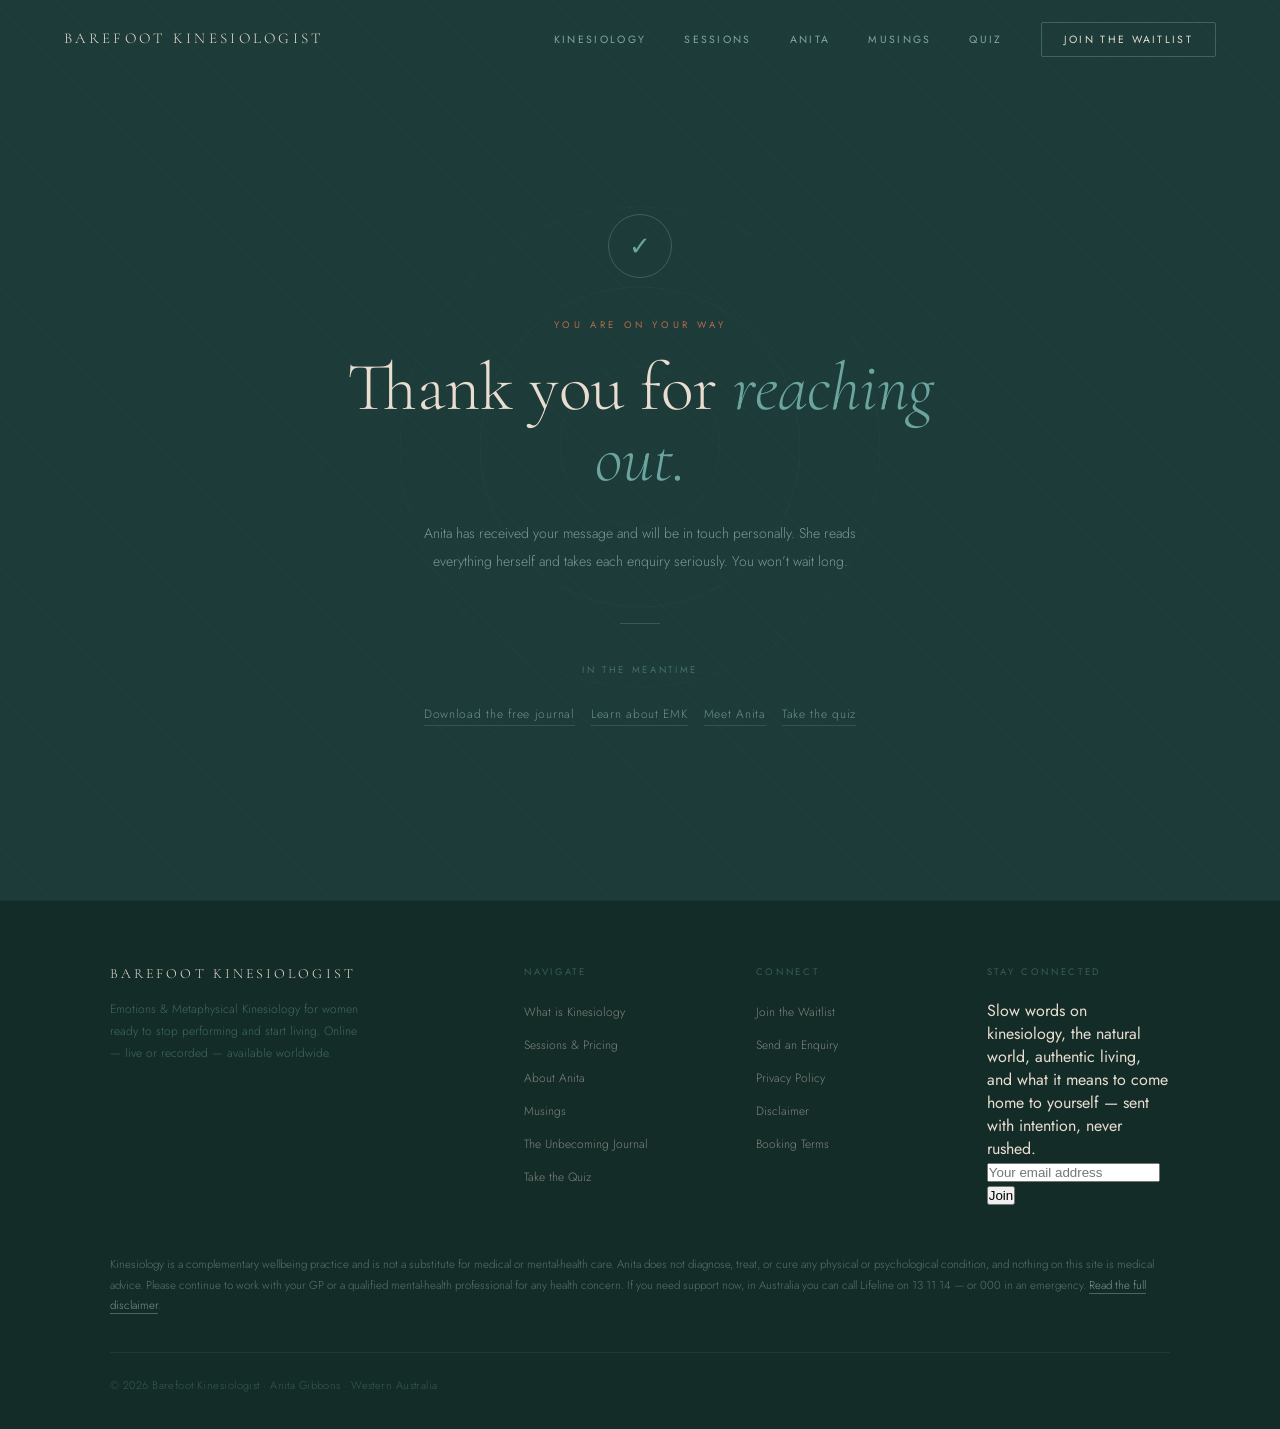
<file: thank-you.html>
<!DOCTYPE html>
<html lang="en">
<head>
<!-- Google tag (gtag.js) -->
<script async src="https://www.googletagmanager.com/gtag/js?id=G-PWGFHFN387"></script>
<script>
  window.dataLayer = window.dataLayer || [];
  function gtag(){dataLayer.push(arguments);}
  gtag('js', new Date());

  gtag('config', 'G-PWGFHFN387');
</script>
<meta charset="UTF-8">
<meta name="viewport" content="width=device-width, initial-scale=1.0">
<title>Thank You · Barefoot Kinesiologist</title>
<meta name="description" content="Thank you — your message is on its way to Anita. She will be in touch personally.">
<link rel="icon" href="favicon.ico">
<link rel="apple-touch-icon" href="apple-touch-icon.png">
<meta property="og:type" content="website">
<meta property="og:site_name" content="Barefoot Kinesiologist">
<meta property="og:title" content="Thank You · Barefoot Kinesiologist">
<meta property="og:description" content="Thank you — your message is on its way to Anita. She will be in touch personally.">
<meta property="og:image" content="/og-image.jpg">
<meta name="twitter:card" content="summary_large_image">
<link rel="preconnect" href="https://fonts.googleapis.com">
<link href="https://fonts.googleapis.com/css2?family=Cormorant+Garamond:ital,wght@0,300;0,400;0,500;1,300;1,400;1,500&family=Jost:wght@200;300;400;500&display=swap" rel="stylesheet">
<link rel="stylesheet" href="mobile.css">
<style>
*,*::before,*::after{margin:0;padding:0;box-sizing:border-box;}
html{scroll-behavior:smooth;}
:root{
  --bone:#E8DDD0;--sand:#D4B896;
  --terra:#B86B4C;--terra-l:#C8856A;
  --glass:#6BA5A0;--glass-l:#9DCDC8;--glass-d:#4A8580;
  --weed:#2E5D58;--dark:#1D3B38;--darker:#142C28;
  --cream:#F2EDE5;--cream2:#EDE7DF;
  --serif:'Cormorant Garamond',Georgia,serif;
  --sans:'Jost',sans-serif;
}
body{font-family:var(--sans);background:var(--dark);color:var(--bone);overflow-x:hidden;min-height:100vh;}
a{text-decoration:none;cursor:pointer;}

nav{position:fixed;top:0;left:0;right:0;z-index:200;padding:26px 64px;display:flex;justify-content:space-between;align-items:center;transition:background .45s,padding .35s,border-color .4s;border-bottom:0.5px solid transparent;}
nav.scrolled{background:rgba(20,44,40,0.96);backdrop-filter:blur(16px);padding:16px 64px;border-color:rgba(107,165,160,0.14);}
.nav-logo{font-family:var(--serif);font-size:15px;font-weight:300;letter-spacing:.22em;text-transform:uppercase;color:var(--bone);}
.nav-links{display:flex;gap:38px;list-style:none;align-items:center;}
.nav-links a{font-size:10.5px;letter-spacing:.22em;text-transform:uppercase;color:rgba(157,205,200,.75);transition:color .3s;}
.nav-links a:hover{color:var(--bone);}
.nav-cta{padding:9px 22px !important;border:0.5px solid rgba(107,165,160,.4) !important;border-radius:2px;color:var(--bone) !important;transition:background .3s,border-color .3s !important;}
.nav-cta:hover{background:rgba(107,165,160,.12) !important;border-color:var(--glass) !important;}

.btn-primary{display:inline-block;padding:15px 42px;background:var(--glass);color:var(--darker);font-family:var(--sans);font-size:10.5px;letter-spacing:.28em;text-transform:uppercase;font-weight:500;border-radius:2px;border:none;cursor:pointer;transition:background .3s,transform .2s;}
.btn-primary:hover{background:var(--glass-l);transform:translateY(-2px);}
.btn-ghost{display:inline-block;padding:15px 42px;background:transparent;color:var(--bone);font-family:var(--sans);font-size:10.5px;letter-spacing:.28em;text-transform:uppercase;font-weight:300;border-radius:2px;border:0.5px solid rgba(232,221,208,.28);cursor:pointer;transition:border-color .3s,background .3s;}
.btn-ghost:hover{border-color:rgba(232,221,208,.55);background:rgba(232,221,208,.04);}

/* MAIN */
#main{
  min-height:100vh;display:flex;align-items:center;justify-content:center;
  position:relative;overflow:hidden;padding:120px 64px 80px;
  text-align:center;
}
.main-grain{position:absolute;inset:0;pointer-events:none;background-image:repeating-linear-gradient(45deg,rgba(255,255,255,.011) 0,rgba(255,255,255,.011) 1px,transparent 1px,transparent 9px);}
.main-rings{position:absolute;top:50%;left:50%;transform:translate(-50%,-50%);pointer-events:none;}
.main-inner{position:relative;z-index:2;max-width:600px;}

.ty-ring{
  width:64px;height:64px;border-radius:50%;
  border:0.5px solid rgba(107,165,160,.35);
  display:flex;align-items:center;justify-content:center;
  margin:0 auto 40px;
  color:var(--glass);font-size:26px;
  opacity:0;animation:fadeUp .8s .2s forwards;
}
.ty-eyebrow{
  font-size:9.5px;letter-spacing:.38em;text-transform:uppercase;
  color:var(--terra);margin-bottom:20px;
  opacity:0;animation:fadeUp .8s .35s forwards;
}
.ty-headline{
  font-family:var(--serif);font-size:clamp(40px,6vw,68px);
  font-weight:300;line-height:1.05;color:var(--bone);margin-bottom:24px;
  opacity:0;animation:fadeUp .8s .5s forwards;
}
.ty-headline em{font-style:italic;color:var(--glass);}
.ty-body{
  font-size:14px;font-weight:300;line-height:2;
  color:rgba(158,184,181,.75);max-width:480px;margin:0 auto 48px;
  opacity:0;animation:fadeUp .8s .65s forwards;
}
.ty-rule{
  width:40px;height:0.5px;background:rgba(107,165,160,.3);
  margin:0 auto 40px;
  opacity:0;animation:fadeUp .8s .7s forwards;
}
.ty-what-next{
  font-size:9.5px;letter-spacing:.28em;text-transform:uppercase;
  color:rgba(107,165,160,.5);margin-bottom:28px;
  opacity:0;animation:fadeUp .8s .75s forwards;
}
.ty-links{
  display:flex;gap:16px;justify-content:center;flex-wrap:wrap;
  opacity:0;animation:fadeUp .8s .85s forwards;
}
.ty-link{
  font-size:12px;font-weight:300;color:rgba(157,205,200,.6);
  border-bottom:0.5px solid rgba(107,165,160,.25);padding-bottom:2px;
  transition:color .2s,border-color .2s;letter-spacing:.06em;
}
.ty-link:hover{color:var(--glass-l);border-color:var(--glass);}

/* TYPE VARIANTS — shown based on URL param */
.ty-variant{display:none;}
.ty-variant.active{display:block;}

@keyframes fadeUp{from{opacity:0;transform:translateY(20px)}to{opacity:1;transform:translateY(0)}}

footer{background:var(--darker);padding:64px 64px 36px;border-top:0.5px solid rgba(107,165,160,.08);}
.footer-grid{display:grid;grid-template-columns:2fr 1fr 1fr 1fr;gap:48px;max-width:1060px;margin:0 auto 48px;}
.footer-brand-logo{font-family:var(--serif);font-size:14px;font-weight:300;letter-spacing:.22em;text-transform:uppercase;color:var(--bone);display:block;margin-bottom:16px;}
.footer-tagline{font-size:12px;font-weight:300;line-height:1.85;color:rgba(107,165,160,.5);max-width:260px;}
.footer-col-head{font-size:9.5px;letter-spacing:.28em;text-transform:uppercase;color:rgba(107,165,160,.4);margin-bottom:20px;}
.footer-list{list-style:none;}
.footer-list li{margin-bottom:10px;}
.footer-list a{font-size:12px;font-weight:300;color:rgba(232,221,208,.5);transition:color .3s;}
.footer-list a:hover{color:var(--bone);}
.footer-bottom{max-width:1060px;margin:0 auto;border-top:0.5px solid rgba(107,165,160,.1);padding-top:24px;display:flex;justify-content:space-between;align-items:center;}
.footer-copy{font-size:11px;font-weight:300;color:rgba(107,165,160,.38);letter-spacing:.04em;}
.footer-socials{display:flex;gap:22px;}
.soc-link{font-size:10px;letter-spacing:.2em;text-transform:uppercase;color:rgba(107,165,160,.42);transition:color .3s;}
.soc-link:hover{color:var(--glass-l);}
</style>
</head>
<body>

<div class="nav-mobile-menu" id="navMobileMenu" style="display:none;">
  <button class="nav-mobile-close" id="navMobileClose" aria-label="Close menu">&#x2715;</button>
  <ul>
      <li><a href="kinesiology.html">Kinesiology</a></li>
      <li><a href="sessions.html">Sessions</a></li>
      <li><a href="about.html">Anita</a></li>
      <li><a href="musings.html">Musings</a></li>
      <li><a href="quiz.html">Quiz</a></li>
    <li><a href="sessions.html" class="nav-mobile-cta">Join the Waitlist</a></li>
  </ul>
</div>

<nav id="main-nav">
  <a href="index.html" class="nav-logo">Barefoot Kinesiologist</a>
  <ul class="nav-links">
    <li><a href="kinesiology.html">Kinesiology</a></li>
    <li><a href="sessions.html">Sessions</a></li>
    <li><a href="about.html">Anita</a></li>
    <li><a href="musings.html">Musings</a></li>
    <li><a href="quiz.html">Quiz</a></li>
    <li><a href="sessions.html" class="nav-cta">Join the Waitlist</a></li>
  </ul>
  <button class="nav-hamburger" id="navHamburger" aria-label="Open menu"><span></span><span></span><span></span></button>
</nav>

<section id="main">
  <div class="main-grain"></div>
  <div class="main-rings">
    <svg aria-hidden="true" width="700" height="700" viewBox="0 0 700 700" fill="none">
      <circle cx="350" cy="350" r="320" stroke="rgba(107,165,160,0.05)" stroke-width="0.5"/>
      <circle cx="350" cy="350" r="240" stroke="rgba(107,165,160,0.08)" stroke-width="0.5"/>
      <circle cx="350" cy="350" r="160" stroke="rgba(107,165,160,0.11)" stroke-width="0.5"/>
      <circle cx="350" cy="350" r="80"  stroke="rgba(107,165,160,0.09)" stroke-width="0.5"/>
    </svg>
  </div>

  <div class="main-inner">
    <div class="ty-ring">&#x2713;</div>
    <div class="ty-eyebrow">You are on your way</div>

    <!-- WAITLIST variant -->
    <div class="ty-variant" id="variant-waitlist">
      <h1 class="ty-headline">You are <em>on the list.</em></h1>
      <p class="ty-body">Anita will be in touch personally when a space opens &mdash; or sooner if you have questions. There is no pressure and no clock. You have taken the first brave step of saying: I am ready when the time is right.</p>
    </div>

    <!-- JOURNAL variant -->
    <div class="ty-variant" id="variant-journal">
      <h1 class="ty-headline">Your journal is <em>ready.</em></h1>
      <p class="ty-body">Picking it up was already an act of courage. The questions inside are the same ones that open up the most honest conversations in Anita&rsquo;s sessions.</p>
      <a href="the-unbecoming-journal.pdf" class="btn-primary" download style="margin-top:8px;display:inline-block;">Download The Unbecoming Journal</a>
    </div>

    <!-- DEFAULT variant -->
    <div class="ty-variant active" id="variant-default">
      <h1 class="ty-headline">Thank you for <em>reaching out.</em></h1>
      <p class="ty-body">Anita has received your message and will be in touch personally. She reads everything herself and takes each enquiry seriously. You won&rsquo;t wait long.</p>
    </div>

    <div class="ty-rule"></div>
    <div class="ty-what-next">In the meantime</div>
    <div class="ty-links">
      <a href="journal-prompts.html" class="ty-link">Download the free journal</a>
      <a href="kinesiology.html" class="ty-link">Learn about EMK</a>
      <a href="about.html" class="ty-link">Meet Anita</a>
      <a href="quiz.html" class="ty-link">Take the quiz</a>
    </div>
  </div>
</section>

<footer>
  <div class="footer-grid">
    <div>
      <a href="index.html" class="footer-brand-logo">Barefoot Kinesiologist</a>
      <p class="footer-tagline">Emotions &amp; Metaphysical Kinesiology for women ready to stop performing and start living. Online &mdash; live or recorded &mdash; available worldwide.</p>
    </div>
    <div>
      <div class="footer-col-head">Navigate</div>
      <ul class="footer-list">
        <li><a href="kinesiology.html">What is Kinesiology</a></li>
        <li><a href="sessions.html">Sessions &amp; Pricing</a></li>
        <li><a href="about.html">About Anita</a></li>
        <li><a href="musings.html">Musings</a></li>
        <li><a href="journal-prompts.html">The Unbecoming Journal</a></li>
        <li><a href="quiz.html">Take the Quiz</a></li>
      </ul>
    </div>
    <div>
      <div class="footer-col-head">Connect</div>
      <ul class="footer-list">
        <li><a href="sessions.html">Join the Waitlist</a></li>
        <li><a href="mailto:hello@thebarefootkinesiologist.com" onclick="openEnquiry('');return false;">Send an Enquiry</a></li>
        <li><a href="privacy-policy.html">Privacy Policy</a></li>
        <li><a href="disclaimer.html">Disclaimer</a></li>
        <li><a href="booking-terms.html">Booking Terms</a></li>
      </ul>
    </div>
    <div>
      <div class="footer-col-head">Stay connected</div>
      <p class="footer-newsletter-note">Slow words on kinesiology, the natural world, authentic living, and what it means to come home to yourself &mdash; sent with intention, never rushed.</p>
      <form class="nl-row" name="newsletter" method="POST" data-netlify="true" action="thank-you.html">
        <input type="hidden" name="form-name" value="newsletter">
        <input type="email" name="email" required placeholder="Your email address" aria-label="Email address">
        <button type="submit">Join</button>
      </form>
    </div>
  </div>

  <p class="footer-disclaimer" style="max-width:1060px;margin:0 auto 36px;font-size:11.5px;font-weight:300;line-height:1.8;color:rgba(158,184,181,.5);">
    Kinesiology is a complementary wellbeing practice and is not a substitute for medical or mental-health care. Anita does not diagnose, treat, or cure any physical or psychological condition, and nothing on this site is medical advice. Please continue to work with your GP or a qualified mental-health professional for any health concern. If you need support now, in Australia you can call Lifeline on 13 11 14 &mdash; or 000 in an emergency. <a href="disclaimer.html" style="color:rgba(158,184,181,.75);border-bottom:0.5px solid rgba(158,184,181,.4);">Read the full disclaimer</a>.
  </p>

  <div class="footer-bottom">
    <div class="footer-copy">&copy; 2026 Barefoot Kinesiologist &middot; Anita Gibbons &middot; Western Australia</div>
    <div class="footer-socials"></div>
  </div>
</footer>

<script>
// Show correct variant based on URL param: ?type=waitlist or ?type=journal
(function(){
  var params = new URLSearchParams(window.location.search);
  var type = params.get('type');
  if(type === 'waitlist' || type === 'journal') {
    document.getElementById('variant-default').classList.remove('active');
    document.getElementById('variant-' + type).classList.add('active');
  }
})();

var nav = document.getElementById('main-nav');
window.addEventListener('scroll', function(){ nav.classList.toggle('scrolled', window.scrollY > 60); }, { passive: true });

(function(){
  var hamburger=document.getElementById('navHamburger'); var menu=document.getElementById('navMobileMenu'); var closeBtn=document.getElementById('navMobileClose');
  if(!hamburger||!menu) return;
  function openMenu(){ menu.style.display='flex'; setTimeout(function(){ menu.classList.add('open'); },10); hamburger.classList.add('open'); document.body.style.overflow='hidden'; }
  function closeMenu(){ menu.classList.remove('open'); hamburger.classList.remove('open'); document.body.style.overflow=''; setTimeout(function(){ menu.style.display='none'; },300); }
  hamburger.addEventListener('click', function(){ menu.classList.contains('open')?closeMenu():openMenu(); });
  if(closeBtn) closeBtn.addEventListener('click', closeMenu);
  menu.querySelectorAll('a').forEach(function(a){ a.addEventListener('click', closeMenu); });
})();
</script>

<style>
/* Enquiry pop-up — complete styles (so it works on pages without the waitlist pop-up) */
#enqBackdrop{position:fixed;inset:0;z-index:9000;background:rgba(14,28,26,0.85);backdrop-filter:blur(8px);-webkit-backdrop-filter:blur(8px);display:flex;align-items:center;justify-content:center;padding:24px;opacity:0;pointer-events:none;transition:opacity .35s;font-family:'Jost',sans-serif;}
#enqBackdrop.open{opacity:1;pointer-events:all;}
#enqBackdrop *,#enqBackdrop *::before,#enqBackdrop *::after{box-sizing:border-box;margin:0;padding:0;}
#enqBackdrop .wl-modal{background:#1D3B38;width:100%;max-width:520px;max-height:calc(100vh - 32px);overflow-y:auto;border-radius:4px;border:0.5px solid rgba(107,165,160,.22);position:relative;transform:translateY(32px) scale(0.97);transition:transform .42s cubic-bezier(.22,1,.36,1);}
#enqBackdrop.open .wl-modal{transform:translateY(0) scale(1);}
#enqBackdrop .wl-accent{height:2px;background:linear-gradient(90deg,#B86B4C 0%,#6BA5A0 100%);}
#enqBackdrop .wl-close{position:absolute;top:16px;right:18px;background:none;border:none;cursor:pointer;color:rgba(107,165,160,.38);font-size:18px;line-height:1;transition:color .2s;padding:6px;}
#enqBackdrop .wl-close:hover{color:rgba(107,165,160,.75);}
#enqBackdrop .wl-body{padding:42px 46px 46px;}
#enqBackdrop .wl-eyebrow{font-size:9.5px;letter-spacing:.38em;text-transform:uppercase;color:#B86B4C;margin-bottom:14px;display:flex;align-items:center;gap:14px;}
#enqBackdrop .wl-eyebrow-line{width:28px;height:0.5px;background:#B86B4C;}
#enqBackdrop .wl-title{font-family:'Cormorant Garamond',Georgia,serif;font-size:38px;font-weight:300;font-style:italic;color:#E8DDD0;line-height:1.08;margin-bottom:10px;}
#enqBackdrop .wl-sub{font-size:13px;font-weight:300;line-height:1.85;color:rgba(157,205,200,.6);margin-bottom:30px;}
#enqBackdrop .wl-session-label{display:block;font-size:9.5px;letter-spacing:.22em;text-transform:uppercase;color:rgba(157,205,200,.45);margin-bottom:10px;}
#enqBackdrop .wl-pills{display:flex;flex-wrap:wrap;gap:8px;margin-bottom:28px;}
#enqBackdrop .enq-pill{padding:9px 16px;border-radius:2px;cursor:pointer;font-family:'Jost',sans-serif;font-size:10.5px;font-weight:300;letter-spacing:.12em;text-transform:uppercase;border:0.5px solid rgba(107,165,160,.26);color:rgba(157,205,200,.6);background:transparent;transition:all .2s;}
#enqBackdrop .enq-pill:hover{border-color:#6BA5A0;color:#9DCDC8;}
#enqBackdrop .enq-pill.active{background:rgba(107,165,160,.13);border-color:#6BA5A0;color:#9DCDC8;}
#enqBackdrop .wl-row{margin-bottom:15px;}
#enqBackdrop .wl-row label{display:block;font-size:9.5px;letter-spacing:.2em;text-transform:uppercase;color:rgba(157,205,200,.45);margin-bottom:8px;}
#enqBackdrop .wl-row input,#enqBackdrop .wl-row textarea{width:100%;padding:13px 16px;background:rgba(255,255,255,.04);border:0.5px solid rgba(107,165,160,.24);border-radius:2px;color:#E8DDD0;font-family:'Jost',sans-serif;font-size:13px;font-weight:300;outline:none;transition:border-color .25s;resize:none;}
#enqBackdrop .wl-row input::placeholder,#enqBackdrop .wl-row textarea::placeholder{color:rgba(107,165,160,.28);}
#enqBackdrop .wl-row input:focus,#enqBackdrop .wl-row textarea:focus{border-color:rgba(107,165,160,.55);}
#enqBackdrop .wl-row .wl-error{border-color:rgba(184,107,76,.65);}
#enqBackdrop .wl-submit{width:100%;margin-top:10px;padding:16px;background:#B86B4C;border:none;border-radius:2px;color:#F2EDE5;font-family:'Jost',sans-serif;font-size:10.5px;letter-spacing:.28em;text-transform:uppercase;font-weight:500;cursor:pointer;transition:background .3s,transform .2s;}
#enqBackdrop .wl-submit:hover{background:#C8856A;transform:translateY(-2px);}
#enqBackdrop .wl-note{font-size:11px;font-weight:300;color:rgba(107,165,160,.35);margin-top:14px;text-align:center;line-height:1.65;}
#enqBackdrop .enq-alt{font-size:11px;font-weight:300;color:rgba(107,165,160,.45);margin-top:6px;text-align:center;line-height:1.65;}
#enqBackdrop .enq-alt a{color:rgba(157,205,200,.7);border-bottom:0.5px solid rgba(157,205,200,.35);text-decoration:none;}
#enqBackdrop .wl-success{display:none;text-align:center;padding:64px 46px;}
#enqBackdrop .wl-success.show{display:block;}
#enqBackdrop .wl-success-ring{width:52px;height:52px;border-radius:50%;border:0.5px solid rgba(107,165,160,.38);display:flex;align-items:center;justify-content:center;margin:0 auto 26px;color:#6BA5A0;font-size:22px;}
#enqBackdrop .wl-success-title{font-family:'Cormorant Garamond',Georgia,serif;font-size:34px;font-weight:300;font-style:italic;color:#E8DDD0;margin-bottom:12px;}
#enqBackdrop .wl-success-body{font-size:13px;font-weight:300;line-height:1.85;color:rgba(157,205,200,.6);max-width:320px;margin:0 auto 34px;}
#enqBackdrop .enq-ghost{display:inline-block;padding:15px 42px;background:transparent;color:#E8DDD0;font-family:'Jost',sans-serif;font-size:10.5px;letter-spacing:.28em;text-transform:uppercase;font-weight:300;border-radius:2px;border:0.5px solid rgba(232,221,208,.28);cursor:pointer;transition:border-color .3s,background .3s;}
#enqBackdrop .enq-ghost:hover{border-color:rgba(232,221,208,.55);background:rgba(232,221,208,.04);}
@media (max-width:480px){
  #enqBackdrop .wl-body{padding:28px 20px 32px;}
  #enqBackdrop .wl-title{font-size:30px;}
  #enqBackdrop .wl-success{padding:48px 28px;}
  #enqBackdrop .wl-pills{gap:6px;}
  #enqBackdrop .enq-pill{font-size:9.5px;padding:8px 12px;}
}
</style>

<!-- Netlify form detection (hidden) -->
<form name="enquiry" method="POST" data-netlify="true" netlify-honeypot="bot-field" hidden>
  <input type="text" name="name"><input type="email" name="email">
  <input type="text" name="topic"><textarea name="message"></textarea>
  <input type="text" name="bot-field">
</form>

<div id="enqBackdrop" role="dialog" aria-modal="true" aria-labelledby="enqTitle">
  <div class="wl-modal">
    <div class="wl-accent"></div>
    <button class="wl-close" onclick="closeEnquiry()" aria-label="Close">&#x2715;</button>
    <div id="enqFormView">
      <div class="wl-body">
        <div class="wl-eyebrow"><div class="wl-eyebrow-line"></div>Get in touch</div>
        <h2 class="wl-title" id="enqTitle">Send an enquiry</h2>
        <p class="wl-sub">A question about kinesiology, sessions, or whether this is right for you &mdash; ask Anita anything. She reads every message herself and will reply personally.</p>
        <span class="wl-session-label">What&rsquo;s it about?</span>
        <div class="wl-pills" id="enqPillGroup">
          <button type="button" class="enq-pill" onclick="enqSelectPill(this)">Sessions &amp; pricing</button>
          <button type="button" class="enq-pill" onclick="enqSelectPill(this)">Is this right for me?</button>
          <button type="button" class="enq-pill" onclick="enqSelectPill(this)">Kinesiology questions</button>
          <button type="button" class="enq-pill" onclick="enqSelectPill(this)">Something else</button>
        </div>
        <div class="wl-row">
          <label for="enqName">Your first name</label>
          <input type="text" id="enqName" placeholder="First name" autocomplete="given-name">
        </div>
        <div class="wl-row">
          <label for="enqEmail">Your email address</label>
          <input type="email" id="enqEmail" placeholder="Email address" autocomplete="email">
        </div>
        <div class="wl-row">
          <label for="enqMsg">Your message</label>
          <textarea id="enqMsg" rows="4" placeholder="What would you like to ask?"></textarea>
        </div>
        <button type="button" class="wl-submit" onclick="enqSubmit()">Send to Anita</button>
        <p class="wl-note">No pressure, no obligation. Anita will be in touch personally.</p>
        <p class="enq-alt">Prefer email? <a href="mailto:hello@thebarefootkinesiologist.com">hello@thebarefootkinesiologist.com</a></p>
      </div>
    </div>
    <div class="wl-success" id="enqSuccess">
      <div class="wl-success-ring">&#x2713;</div>
      <h3 class="wl-success-title">Your message is on its way.</h3>
      <p class="wl-success-body">Thank you for reaching out. Anita will reply personally, usually within a few days. In the meantime, keep exploring.</p>
      <button type="button" class="enq-ghost" onclick="closeEnquiry()">Continue reading</button>
    </div>
  </div>
</div>

<script>
var enqTopic = '';
function openEnquiry(topic) {
  enqTopic = topic || '';
  document.querySelectorAll('.enq-pill').forEach(function(p){
    p.classList.toggle('active', p.textContent.trim() === enqTopic);
  });
  document.getElementById('enqBackdrop').classList.add('open');
  document.body.style.overflow = 'hidden';
  setTimeout(function(){ var n = document.getElementById('enqName'); if (n) n.focus(); }, 350);
}
function closeEnquiry() {
  var bd = document.getElementById('enqBackdrop');
  if (!bd || !bd.classList.contains('open')) return;
  bd.classList.remove('open');
  document.body.style.overflow = '';
  setTimeout(function(){
    document.getElementById('enqFormView').style.display = '';
    document.getElementById('enqSuccess').classList.remove('show');
    ['enqName','enqEmail','enqMsg'].forEach(function(id){
      var el = document.getElementById(id); el.value = ''; el.classList.remove('wl-error');
    });
    document.querySelectorAll('.enq-pill').forEach(function(p){ p.classList.remove('active'); });
    enqTopic = '';
  }, 400);
}
function enqSelectPill(el) {
  document.querySelectorAll('.enq-pill').forEach(function(p){ p.classList.remove('active'); });
  el.classList.add('active');
  enqTopic = el.textContent.trim();
}
function enqSubmit() {
  var nEl = document.getElementById('enqName');
  var eEl = document.getElementById('enqEmail');
  var mEl = document.getElementById('enqMsg');
  var name = nEl.value.trim(), email = eEl.value.trim(), msg = mEl.value.trim();
  var emailOk = /^[^\s@]+@[^\s@]+\.[^\s@]+$/.test(email);
  nEl.classList.toggle('wl-error', !name);
  eEl.classList.toggle('wl-error', !emailOk);
  mEl.classList.toggle('wl-error', !msg);
  if (!name || !emailOk || !msg) return;
  var payload = new URLSearchParams({
    'form-name': 'enquiry',
    'name': name,
    'email': email,
    'topic': enqTopic || 'General',
    'message': msg
  }).toString();
  fetch('/', {
    method: 'POST',
    headers: { 'Content-Type': 'application/x-www-form-urlencoded' },
    body: payload
  }).catch(function (err) { console.error('Enquiry submit error:', err); });
  document.getElementById('enqFormView').style.display = 'none';
  document.getElementById('enqSuccess').classList.add('show');
}
(function(){
  var bd = document.getElementById('enqBackdrop');
  if (bd) bd.addEventListener('click', function(e){ if (e.target === this) closeEnquiry(); });
  document.addEventListener('keydown', function(e){ if (e.key === 'Escape') closeEnquiry(); });
})();
</script>
<!-- ===================== END ENQUIRY POP-UP ===================== -->

</body>
</html>
</file>
<file: mobile.css>
/* ============================================================
   BAREFOOT KINESIOLOGIST — SHARED MOBILE STYLES
   Add this file to every page:
   <link rel="stylesheet" href="mobile.css">
   ============================================================ */

/* ============================================================
   TABLET — max-width: 768px
   Collapse 2-col and 3-col grids, reduce padding
   ============================================================ */
@media (max-width: 768px) {

  /* --- NAV --- */
  nav {
    padding: 20px 24px !important;
  }
  nav.scrolled {
    padding: 14px 24px !important;
  }
  .nav-links {
    display: none;
  }
  .nav-hamburger {
    display: flex;
  }
  .nav-mobile-menu {
    display: flex;
  }

  /* --- HERO --- */
  #hero, #page-hero {
    padding: 0 24px 64px;
    min-height: 85vh;
  }
  .hero-rings,
  .page-hero-rings {
    display: none;
  }

  /* --- SECTION PADDING --- */
  #reassurance,
  #sessions,
  #which,
  #before,
  #faq,
  #cta,
  #leadmagnet,
  #preview,
  #whyjournal,
  #articles,
  #process,
  #forwho,
  #anita,
  #testimonials,
  #journal,
  #intro,
  #philosophy,
  #story,
  #framework,
  #values,
  #session-explainer,
  #misconceptions,
  #beforebook,
  footer {
    padding-left: 24px !important;
    padding-right: 24px !important;
  }

  #reassurance   { padding-top: 64px; padding-bottom: 64px; }
  #sessions      { padding-top: 80px; padding-bottom: 80px; }
  #which         { padding-top: 64px; padding-bottom: 64px; }
  #before        { padding-top: 64px; padding-bottom: 64px; }
  #faq           { padding-top: 80px; padding-bottom: 80px; }
  #cta           { padding-top: 80px; padding-bottom: 80px; }
  #leadmagnet    { padding-top: 80px; padding-bottom: 80px; }
  #preview       { padding-top: 80px; padding-bottom: 80px; }
  #whyjournal    { padding-top: 64px; padding-bottom: 64px; }
  #articles      { padding-top: 80px; padding-bottom: 80px; }
  #process       { padding-top: 80px; padding-bottom: 80px; }
  #forwho        { padding-top: 80px; padding-bottom: 80px; }
  #anita         { padding-top: 80px; padding-bottom: 80px; }
  #testimonials  { padding-top: 80px; padding-bottom: 80px; }
  #journal       { padding-top: 80px; padding-bottom: 80px; }
  #story         { padding-top: 80px; padding-bottom: 80px; }
  #framework     { padding-top: 80px; padding-bottom: 80px; }
  #values        { padding-top: 80px; padding-bottom: 80px; }
  #beforebook    { padding-top: 64px; padding-bottom: 64px; }
  #session-explainer { padding-top: 64px; padding-bottom: 64px; }
  #misconceptions { padding-top: 64px; padding-bottom: 64px; }
  footer         { padding-top: 60px !important; padding-bottom: 32px !important; }

  /* --- 2-COLUMN GRIDS → SINGLE COLUMN --- */
  .reassurance-inner,
  .leadmagnet-inner,
  .whyjournal-inner,
  .forwho-inner,
  .beforebook-grid,
  .anita-inner {
    grid-template-columns: 1fr !important;
    gap: 48px !important;
  }

  /* --- 3-COLUMN GRIDS → SINGLE COLUMN --- */
  .which-grid,
  .prompts-grid,
  .articles-grid,
  .testi-grid,
  .journal-grid,
  .values-grid {
    grid-template-columns: 1fr !important;
    gap: 20px !important;
  }

  /* --- SESSIONS GRID → SINGLE COLUMN --- */
  .sessions-grid {
    grid-template-columns: 1fr !important;
    gap: 20px !important;
  }
  .session-card.featured {
    grid-column: 1 !important;
  }
  .featured-inner {
    grid-template-columns: 1fr !important;
    gap: 32px !important;
  }

  /* --- STEADY TIDES INLINE GRID (sessions.html line 656) --- */
  .session-card.full-width > div[style*="grid"] {
    display: block !important;
  }

  /* --- HOMEPAGE PROCESS ROW --- */
  .process-row {
    grid-template-columns: 1fr !important;
    gap: 0 !important;
  }
  .process-connector-wrap {
    display: none !important;
  }

  /* --- HOMEPAGE ANITA SECTION (460px fixed col) --- */
  .anita-inner {
    grid-template-columns: 1fr !important;
  }

  /* --- ABOUT FRAMEWORK (5 col) --- */
  .framework-grid {
    grid-template-columns: 1fr 1fr !important;
    gap: 12px !important;
  }
  .fw-card:first-child { border-radius: 4px !important; }
  .fw-card:last-child  { border-radius: 4px !important; }

  /* --- KINESIOLOGY SESSION STEPS (80px 1fr) --- */
  .session-step {
    grid-template-columns: 1fr !important;
    gap: 16px !important;
  }
  .step-marker-line {
    display: none !important;
  }

  /* --- FOOTER --- */
  .footer-grid {
    grid-template-columns: 1fr 1fr !important;
    gap: 36px !important;
  }

  /* --- CTA BUTTONS --- */
  .cta-buttons,
  .hero-buttons {
    flex-direction: column !important;
    align-items: center !important;
    gap: 14px !important;
  }
  .btn-primary,
  .btn-ghost {
    width: 100% !important;
    max-width: 320px !important;
    text-align: center !important;
  }

  /* --- WAITLIST MODAL --- */
  .wl-modal {
    max-width: 100% !important;
    margin: 0 !important;
    border-radius: 4px !important;
  }
  .wl-body {
    padding: 36px 28px 40px !important;
  }
  .wl-success {
    padding: 48px 28px !important;
  }

}


/* ============================================================
   MOBILE — max-width: 480px
   Single column everything, hamburger nav, tighter spacing
   ============================================================ */
@media (max-width: 480px) {

  /* --- HERO TYPOGRAPHY --- */
  .hero-headline,
  .page-headline {
    font-size: clamp(38px, 10vw, 52px) !important;
    margin-bottom: 20px !important;
  }
  .hero-sub,
  .page-sub {
    font-size: 13px !important;
  }

  /* --- SECTION HEADINGS --- */
  .section-title,
  .reassurance-h2,
  .which-h2,
  .before-h2,
  .faq-h2,
  .cta-headline,
  .lm-h2,
  .preview-h2,
  .articles-h2,
  .story-h2,
  .values-h2,
  .framework-h2 {
    font-size: clamp(28px, 8vw, 40px) !important;
  }

  /* --- SECTION PADDING TIGHTER ON PHONE --- */
  #reassurance,
  #which,
  #before,
  #whyjournal,
  #beforebook,
  #session-explainer,
  #misconceptions {
    padding-top: 52px !important;
    padding-bottom: 52px !important;
  }
  #sessions,
  #faq,
  #leadmagnet,
  #preview,
  #articles,
  #process,
  #forwho,
  #anita,
  #testimonials,
  #journal,
  #story,
  #framework,
  #values {
    padding-top: 64px !important;
    padding-bottom: 64px !important;
  }
  #cta {
    padding-top: 64px !important;
    padding-bottom: 64px !important;
  }

  /* --- ABOUT FRAMEWORK → SINGLE COLUMN --- */
  .framework-grid {
    grid-template-columns: 1fr !important;
    gap: 8px !important;
  }

  /* --- ARTICLES / JOURNAL CARDS --- */
  .articles-grid,
  .journal-grid {
    grid-template-columns: 1fr !important;
  }

  /* --- FOOTER → SINGLE COLUMN --- */
  .footer-grid {
    grid-template-columns: 1fr !important;
    gap: 32px !important;
  }

  /* --- BUTTONS FULL WIDTH --- */
  .btn-primary,
  .btn-ghost {
    max-width: 100% !important;
    padding: 15px 24px !important;
  }

  /* --- REASSURANCE CARD --- */
  .reassurance-card {
    padding: 28px 24px !important;
  }

  /* --- SESSION CARD PADDING --- */
  .session-card {
    padding: 32px 24px !important;
  }

  /* --- FAQ --- */
  .faq-q-text {
    font-size: 17px !important;
  }

  /* --- LEAD MAGNET FORM --- */
  .lm-form {
    padding: 32px 24px !important;
  }

  /* --- PROMPT CARDS --- */
  .prompt-card {
    padding: 32px 24px !important;
  }

  /* --- ARTICLES HEADER STACKS --- */
  .articles-header {
    flex-direction: column !important;
    align-items: flex-start !important;
    gap: 12px !important;
  }

  /* --- BEFORE HIGHLIGHT BOX --- */
  .before-highlight {
    padding: 24px 20px !important;
  }

  /* --- WAITLIST MODAL PILLS WRAP BETTER --- */
  .wl-pills {
    gap: 6px !important;
  }
  .wl-pill {
    font-size: 9.5px !important;
    padding: 8px 12px !important;
  }

  /* --- WAITLIST MODAL BODY --- */
  .wl-body {
    padding: 28px 20px 32px !important;
  }
  .wl-title {
    font-size: 30px !important;
  }

}


/* ============================================================
   HAMBURGER NAV — shared across all pages
   Add this HTML just before </nav> on each page:

   <button class="nav-hamburger" id="navHamburger" aria-label="Open menu">
     <span></span><span></span><span></span>
   </button>

   And add this div just after <body>:

   <div class="nav-mobile-menu" id="navMobileMenu">
     <button class="nav-mobile-close" id="navMobileClose" aria-label="Close menu">&#x2715;</button>
     <ul>
       <li><a href="kinesiology.html">Kinesiology</a></li>
       <li><a href="sessions.html">Sessions</a></li>
       <li><a href="about.html">Anita</a></li>
       <li><a href="barefoot-kinesiologist-journal.html">Journal</a></li>
       <li><a href="#">Quiz</a></li>
       <li><a href="#" onclick="openWaitlist('');return false;" class="nav-mobile-cta">Join the Waitlist</a></li>
     </ul>
   </div>
   ============================================================ */

/* Hamburger button — hidden on desktop */
.nav-hamburger {
  display: none;
  flex-direction: column;
  justify-content: center;
  gap: 5px;
  background: none;
  border: none;
  cursor: pointer;
  padding: 4px;
  z-index: 300;
}
.nav-hamburger span {
  display: block;
  width: 22px;
  height: 1.5px;
  background: var(--bone);
  transition: transform 0.3s, opacity 0.3s;
}
.nav-hamburger.open span:nth-child(1) { transform: translateY(5.5px) rotate(45deg); }
.nav-hamburger.open span:nth-child(2) { opacity: 0; }
.nav-hamburger.open span:nth-child(3) { transform: translateY(-5.5px) rotate(-45deg); }

/* Mobile slide-in menu */
.nav-mobile-menu {
  display: none;
  position: fixed;
  inset: 0;
  z-index: 500;
  background: var(--darker);
  flex-direction: column;
  justify-content: center;
  align-items: center;
  opacity: 0;
  transition: opacity 0.3s;
}
.nav-mobile-menu.open {
  opacity: 1;
}
.nav-mobile-menu ul {
  list-style: none;
  text-align: center;
}
.nav-mobile-menu ul li {
  margin-bottom: 28px;
}
.nav-mobile-menu ul a {
  font-family: var(--serif);
  font-size: 32px;
  font-weight: 300;
  font-style: italic;
  color: var(--bone);
  text-decoration: none;
  letter-spacing: 0.02em;
  transition: color 0.2s;
}
.nav-mobile-menu ul a:hover {
  color: var(--glass-l);
}
.nav-mobile-menu ul .nav-mobile-cta {
  font-size: 11px;
  font-family: var(--sans);
  font-style: normal;
  letter-spacing: 0.28em;
  text-transform: uppercase;
  font-weight: 400;
  color: var(--glass);
  border-bottom: 0.5px solid rgba(107,165,160,0.4);
  padding-bottom: 3px;
}
.nav-mobile-close {
  position: absolute;
  top: 24px;
  right: 28px;
  background: none;
  border: none;
  color: rgba(107,165,160,0.5);
  font-size: 20px;
  cursor: pointer;
  transition: color 0.2s;
}
.nav-mobile-close:hover {
  color: var(--glass-l);
}

/* --- STEADY TIDES INLINE GRID (sessions.html) --- */
@media (max-width: 768px) {
  .steady-tides-inner {
    display: block !important;
  }
  .steady-tides-inner > div:first-child {
    margin-bottom: 32px;
  }
}


/* ============================================================
   FIX: mobile nav visibility
   The base .nav-hamburger { display:none } rule above appears
   later in the file than the media-query override at the top,
   so it was winning the cascade and hiding the hamburger on
   all screen sizes. This block, placed last, restores it.
   ============================================================ */
@media (max-width: 768px) {
  .nav-hamburger { display: flex; }
  .nav-links { display: none; }
}
</file>
